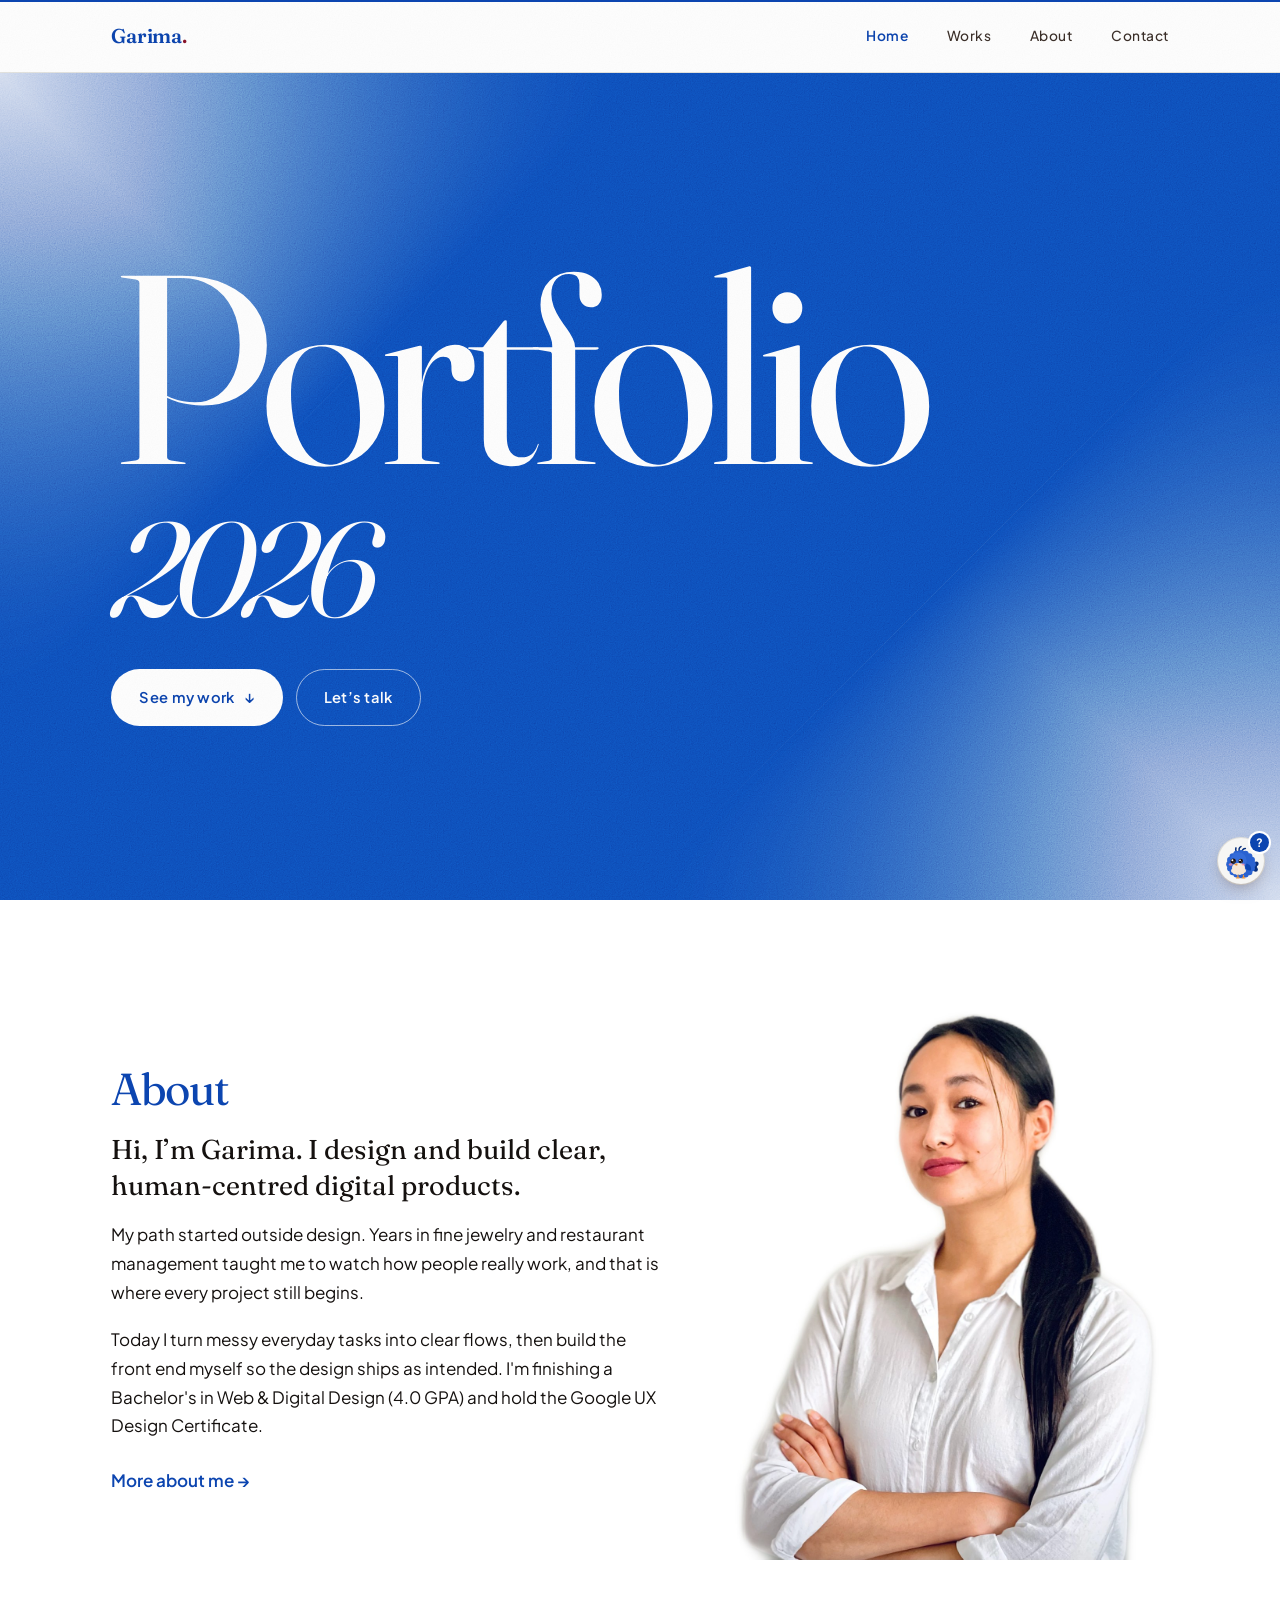
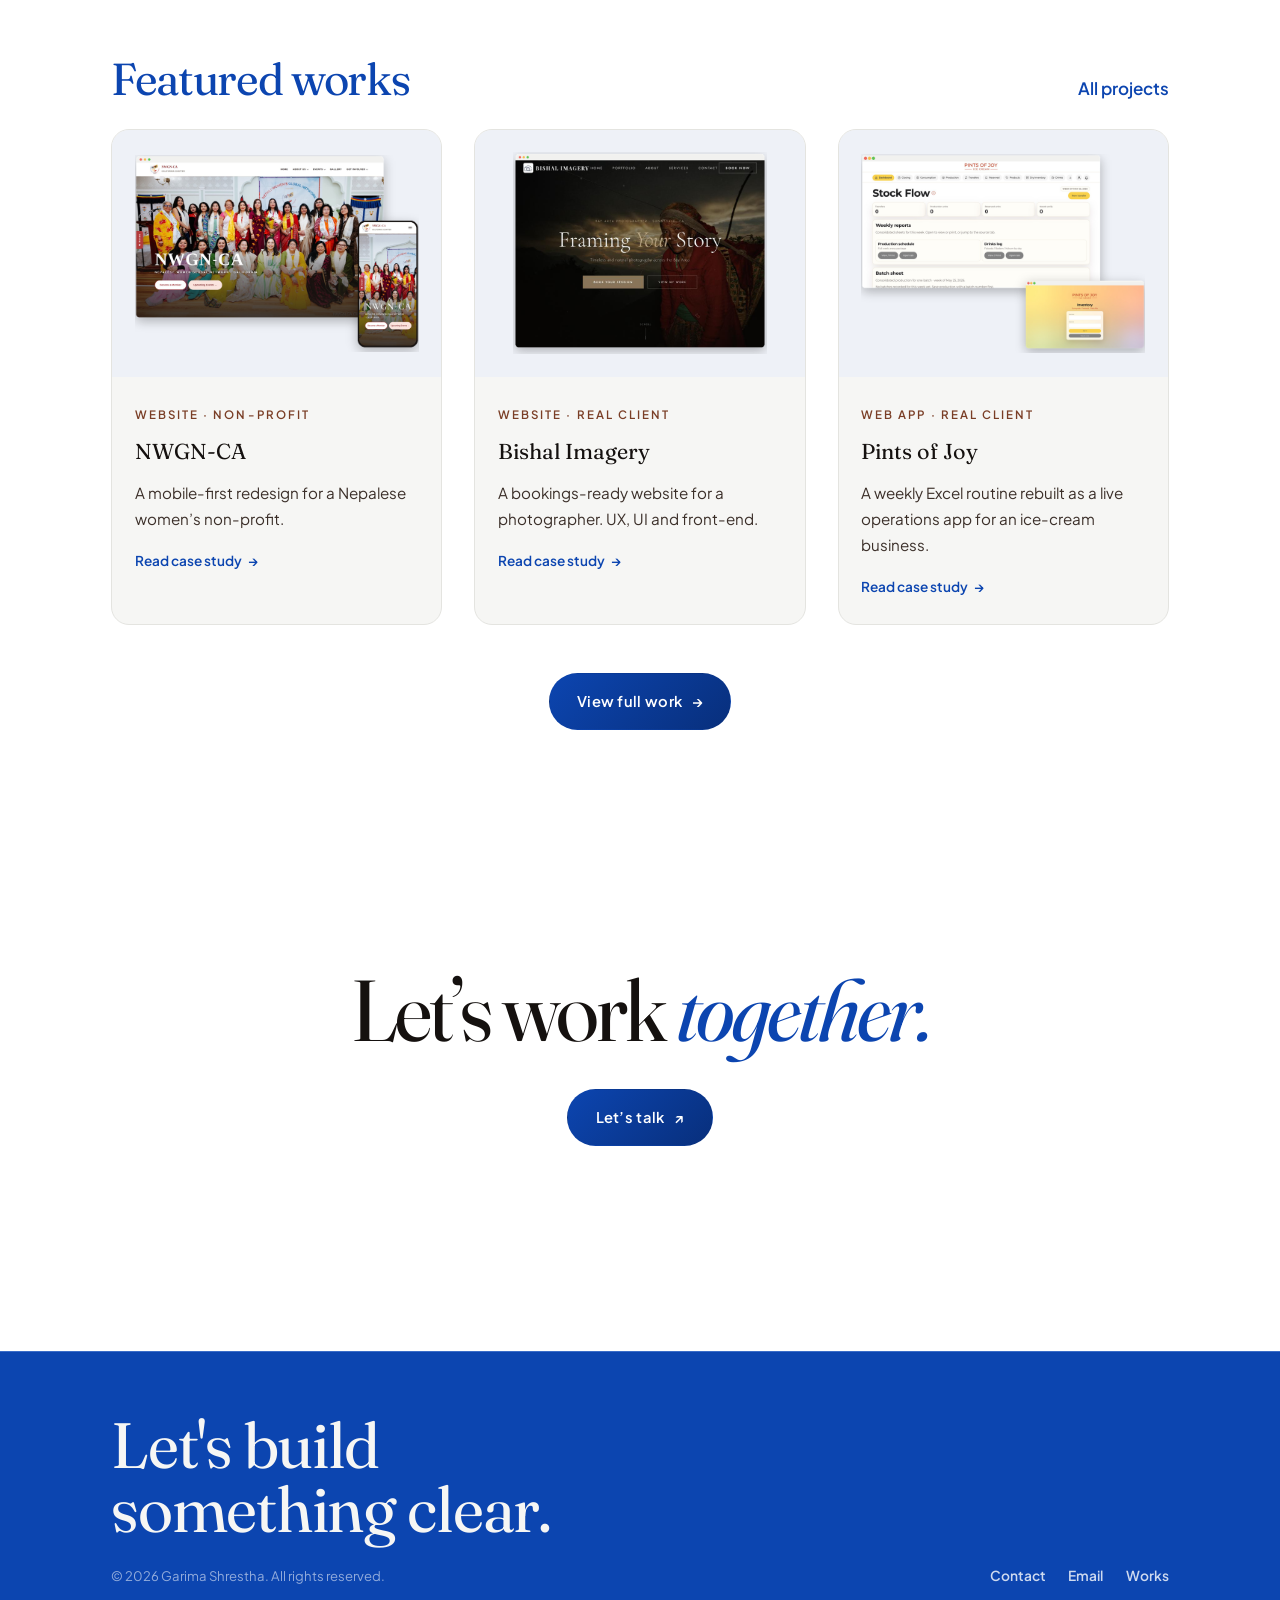
<file: index.html>
<!DOCTYPE html>
<html lang="en">
<head>
  <meta charset="UTF-8" />
  <meta name="viewport" content="width=device-width, initial-scale=1.0" />
  <title>Garima Shrestha — UX Design Portfolio</title>
  <meta name="description" content="UX designer. Case studies covering research, flows, prototypes, usability testing and shipped front-end, plus art and photography." />
  <meta name="theme-color" content="#0C45B0" />
  <meta property="og:type" content="website" />
  <meta property="og:site_name" content="Garima Shrestha" />
  <meta property="og:title" content="Garima Shrestha — UX &amp; Digital Designer" />
  <meta property="og:description" content="UX designer. Case studies covering research, flows, prototypes, usability testing and shipped front-end, plus art and photography." />
  <meta name="twitter:card" content="summary" />
  <link rel="preconnect" href="https://fonts.googleapis.com" />
  <link rel="preconnect" href="https://fonts.gstatic.com" crossorigin />
  <link href="https://fonts.googleapis.com/css2?family=Fraunces:ital,opsz,wght@0,9..144,400;0,9..144,500;0,9..144,600;1,9..144,400;1,9..144,500&family=Plus+Jakarta+Sans:wght@400;500;600;700&display=swap" rel="stylesheet" />
  <link rel="stylesheet" href="styles.css?v=3" />
  <link rel="stylesheet" href="home.css?v=8" />
  <link rel="icon" type="image/png" sizes="64x64" href="assets/favicon-64.png" media="(prefers-color-scheme: light)" />
  <link rel="icon" type="image/png" sizes="64x64" href="assets/favicon-64-white.png" media="(prefers-color-scheme: dark)" />
  <link rel="apple-touch-icon" href="assets/apple-touch-icon.png" />
</head>
<body class="home">
  <a class="skip-link" href="#main">Skip to content</a>
  <header class="site-head">
    <div class="wrap nav">
      <a href="index.html" class="brand">Garima<span class="dot">.</span></a>
      <button class="nav-toggle" aria-label="Menu" aria-expanded="false">≡</button>
      <nav class="nav-links" aria-label="Primary">
        <a href="index.html" aria-current="page">Home</a>
        <a href="work.html">Works</a>
        <a href="about.html">About</a>
        <a href="contact.html">Contact</a>
      </nav>
    </div>
  </header>

  <main id="main">
    <!-- HERO -->
    <section class="home-hero">
      <span class="home-hero__diamond" aria-hidden="true"></span>
      <span class="home-hero__diamond home-hero__diamond--br" aria-hidden="true"></span>
      <div class="wrap">
      <h1 class="display reveal" data-delay="1" style="margin-top:1.2rem;">Portfolio <em>2026</em></h1>
      <div class="home-hero__cta reveal" data-delay="2">
        <a href="#work" class="btn btn--light">See my work <span class="arrow">↓</span></a>
        <a href="contact.html" class="btn btn--glass">Let’s talk</a>
      </div>
      </div>
    </section>

    <!-- ABOUT -->
    <section class="wrap home-about" id="about">
      <div class="about-grid">
        <div class="cs-body reveal">
          <h2>About</h2>
          <p class="home-about__lead">Hi, I’m Garima. I design and build clear, human-centred digital products.</p>
          <p>My path started outside design. Years in fine jewelry and restaurant management taught me to watch how people really work, and that is where every project still begins.</p>
          <p>Today I turn messy everyday tasks into clear flows, then build the front end myself so the design ships as intended. I'm finishing a Bachelor's in Web &amp; Digital Design (4.0 GPA) and hold the Google UX Design Certificate.</p>
          <a href="about.html" class="link-underline home-about__more">More about me →</a>
        </div>
        <div class="reveal" data-delay="1">
          <img class="portrait home-about__img" src="assets/garima.jpg" width="1100" height="1429" alt="Portrait of Garima Shrestha in a white shirt with arms crossed, smiling." loading="lazy" />
        </div>
      </div>
    </section>

    <!-- WORK -->
    <section class="wrap home-work" id="work">
      <div class="home-work__head reveal"><h2>Featured works</h2><a href="work.html" class="link-underline">All projects</a></div>
      <div class="tiles">
        <a href="nwgnca.html" data-tags="ux web" class="tile reveal">
          <div class="tile__img"><img src="assets/home-nwgnca.png?v=3" alt="NWGN-CA website on desktop and phone" loading="lazy" /></div>
          <div class="tile__body">
            <span class="tile__kicker">Website · Non-profit</span>
            <div class="tile__title">NWGN-CA</div>
            <p class="tile__desc">A mobile-first redesign for a Nepalese women’s non-profit.</p>
            <span class="tile__more">Read case study <span class="arrow">→</span></span>
          </div>
        </a>
        <a href="bishal.html" data-tags="ux web" class="tile reveal">
          <div class="tile__img"><img src="assets/home-bishal.png?v=2" alt="Bishal Imagery homepage in a browser" loading="lazy" /></div>
          <div class="tile__body">
            <span class="tile__kicker">Website · Real client</span>
            <div class="tile__title">Bishal Imagery</div>
            <p class="tile__desc">A bookings-ready website for a photographer. UX, UI and front-end.</p>
            <span class="tile__more">Read case study <span class="arrow">→</span></span>
          </div>
        </a>
        <a href="pints-of-joy.html" data-tags="ux web" class="tile reveal">
          <div class="tile__img"><img src="assets/home-pints.png?v=1" alt="Pints of Joy stock dashboard and sign-in screen" loading="lazy" /></div>
          <div class="tile__body">
            <span class="tile__kicker">Web app · Real client</span>
            <div class="tile__title">Pints of Joy</div>
            <p class="tile__desc">A weekly Excel routine rebuilt as a live operations app for an ice-cream business.</p>
            <span class="tile__more">Read case study <span class="arrow">→</span></span>
          </div>
        </a>
      </div>
      <div class="home-work__foot reveal">
        <a href="work.html" class="btn">View full work <span class="arrow">→</span></a>
      </div>
    </section>



    <!-- CLOSING -->
    <section class="home-cta wrap">
      <h2 class="reveal" data-delay="1" style="margin-top:1.2rem;">Let’s work <em>together.</em></h2>
      <a href="contact.html" class="btn reveal" data-delay="2">Let’s talk <span class="arrow">↗</span></a>
    </section>
  </main>


  <footer class="site-foot">
    <div class="wrap foot-grid">
      <div>
        <div class="foot-big">Let's build<br />something clear.</div>
        <div class="foot-meta" style="margin-top:1.5rem;">© 2026 Garima Shrestha. All rights reserved.</div>
      </div>
      <div class="foot-links">
        <a href="contact.html" class="link-underline">Contact</a>
        <a href="mailto:gaaarima11@gmail.com" class="link-underline">Email</a>
        <a href="work.html" class="link-underline">Works</a>
      </div>
    </div>
  </footer>

  <script src="main.js?v=3"></script>
  <script src="assistant.js?v=3" defer></script>
</body>
</html>
</file>
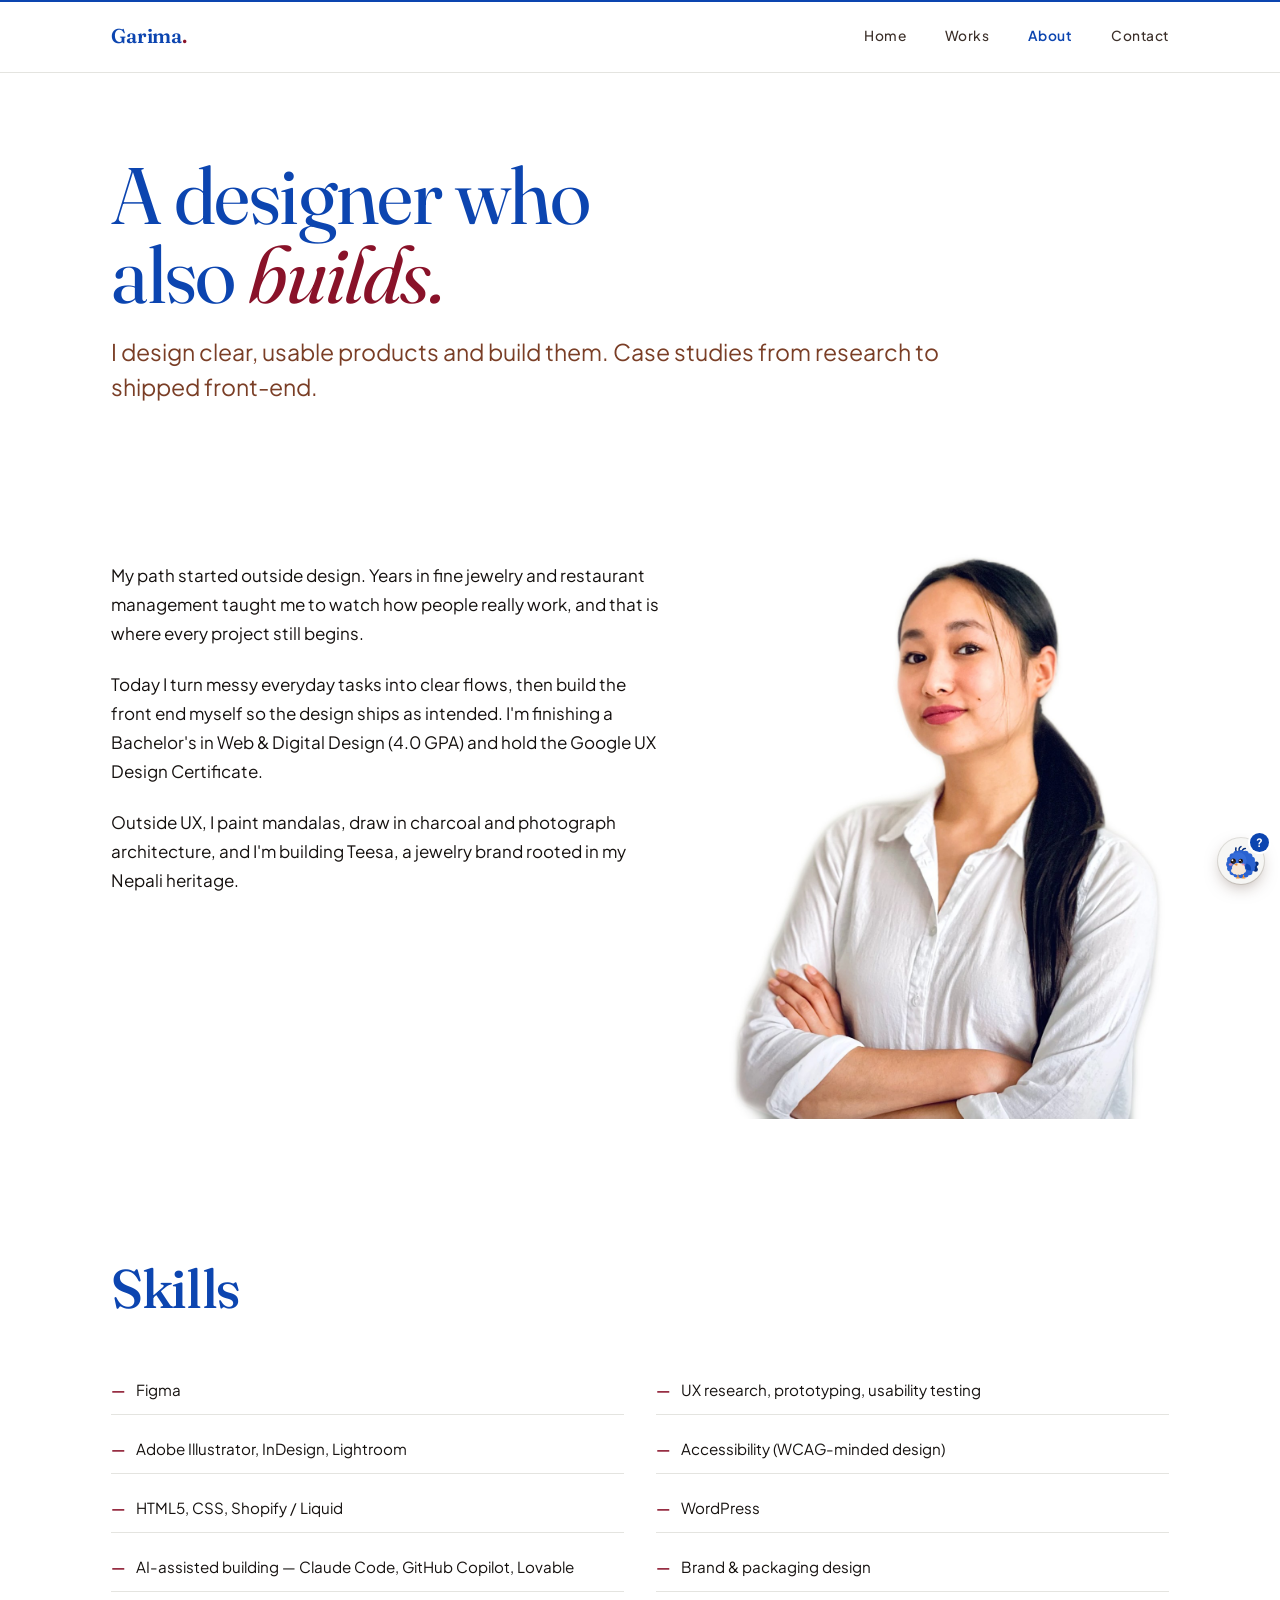
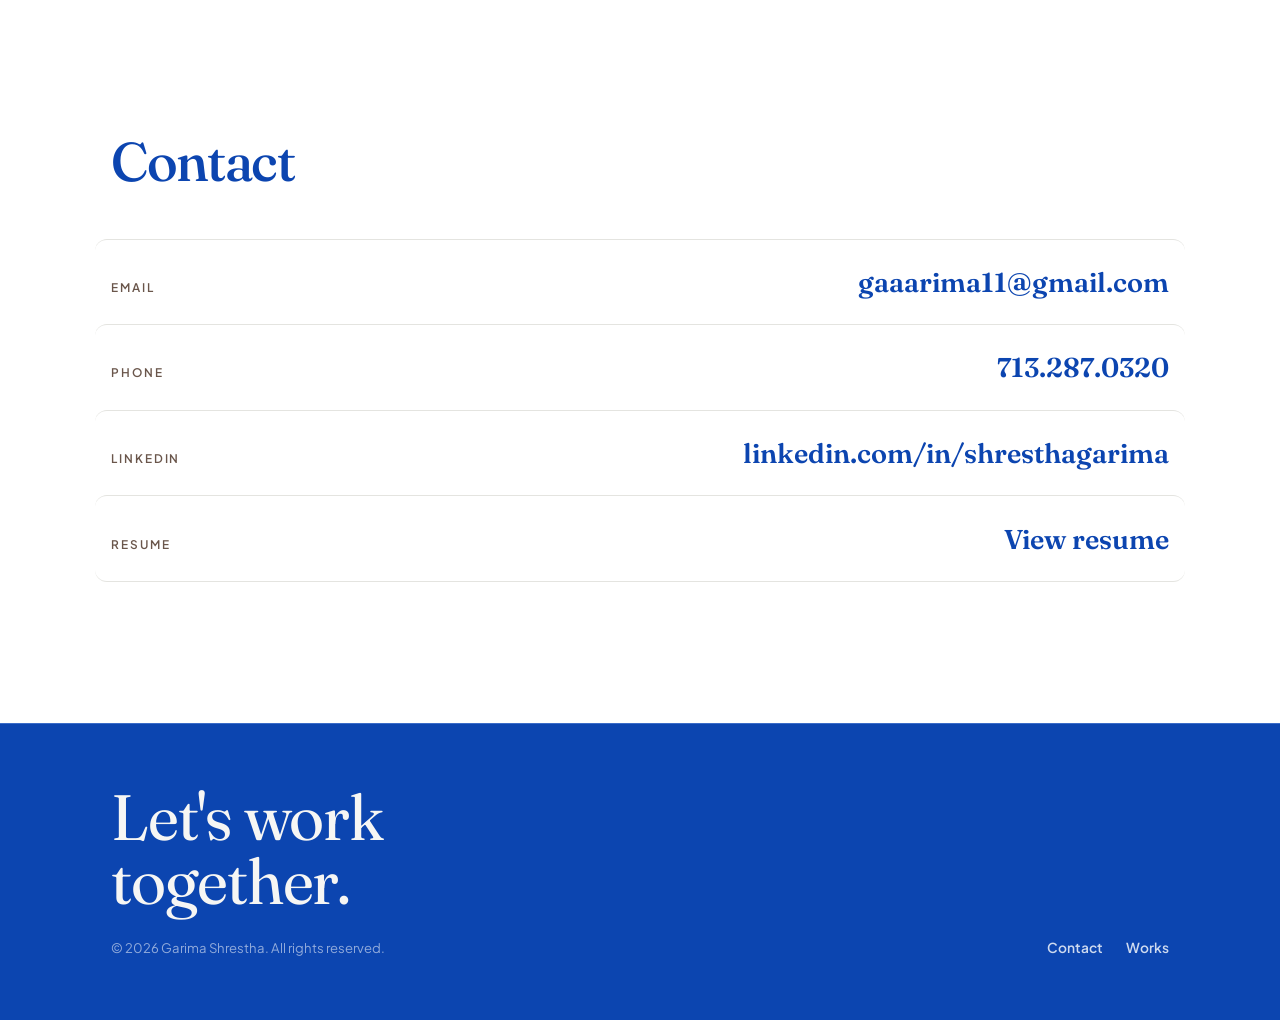
<file: about.html>
<!DOCTYPE html>
<html lang="en">
<head>
  <meta charset="UTF-8" />
  <meta name="viewport" content="width=device-width, initial-scale=1.0" />
  <title>About — Garima Shrestha</title>
  <meta name="description" content="UX & digital designer blending empathy with the right technology — from research and flows to prototypes, testing and shipped front-end." />
  <meta name="theme-color" content="#0C45B0" />
  <meta property="og:type" content="website" />
  <meta property="og:site_name" content="Garima Shrestha" />
  <meta property="og:title" content="About — Garima Shrestha" />
  <meta property="og:description" content="UX & digital designer blending empathy with the right technology — from research and flows to prototypes, testing and shipped front-end." />
  <meta name="twitter:card" content="summary" />
  <link rel="preconnect" href="https://fonts.googleapis.com" />
  <link rel="preconnect" href="https://fonts.gstatic.com" crossorigin />
  <link href="https://fonts.googleapis.com/css2?family=Fraunces:ital,opsz,wght@0,9..144,400;0,9..144,500;0,9..144,600;1,9..144,400;1,9..144,500&family=Plus+Jakarta+Sans:wght@400;500;600;700&display=swap" rel="stylesheet" />
  <link rel="stylesheet" href="styles.css?v=3" />
  <link rel="icon" type="image/png" sizes="64x64" href="assets/favicon-64.png" media="(prefers-color-scheme: light)" />
  <link rel="icon" type="image/png" sizes="64x64" href="assets/favicon-64-white.png" media="(prefers-color-scheme: dark)" />
  <link rel="apple-touch-icon" href="assets/apple-touch-icon.png" />
</head>
<body>
  <a class="skip-link" href="#main">Skip to content</a>
  <header class="site-head">
    <div class="wrap nav">
      <a href="index.html" class="brand">Garima<span class="dot">.</span></a>
      <button class="nav-toggle" aria-label="Menu" aria-expanded="false">≡</button>
      <nav class="nav-links" aria-label="Primary">
        <a href="index.html">Home</a>
        <a href="work.html">Works</a>
        <a href="about.html" aria-current="page">About</a>
        <a href="contact.html">Contact</a>
      </nav>
    </div>
  </header>

  <main id="main">
    <section class="hero wrap cs-hero">
      <h1 class="cs-title reveal" data-delay="1" style="margin-top:1.2rem;">A designer who<br />also <span class="serif-it accent">builds.</span></h1>
      <p class="lead reveal" data-delay="2" style="margin-top:1.4rem;">I design clear, usable products and build them. Case studies from research to shipped front-end.</p>
    </section>

    <section class="section--tight wrap">
      <div class="about-grid">
        <div class="cs-body">
          <p class="reveal">My path started outside design. Years in fine jewelry and restaurant management taught me to watch how people really work, and that is where every project still begins.</p>
          <p class="reveal" style="margin-top:1.4rem;">Today I turn messy everyday tasks into clear flows, then build the front end myself so the design ships as intended. I'm finishing a Bachelor's in Web &amp; Digital Design (4.0 GPA) and hold the Google UX Design Certificate.</p>
          <p class="reveal" style="margin-top:1.4rem;">Outside UX, I paint mandalas, draw in charcoal and photograph architecture, and I'm building Teesa, a jewelry brand rooted in my Nepali heritage.</p>
        </div>
        <div class="reveal" data-delay="1">
          <img class="portrait" src="assets/garima.jpg" width="1100" height="1429" alt="Portrait of Garima Shrestha in a white shirt with arms crossed, smiling." />
        </div>
      </div>
    </section>

    <section class="section--tight wrap">
      <div class="sec-head reveal">
        <h2>Skills</h2>
      </div>
      <ul class="skills-grid reveal">
        <li>Figma</li>
        <li>UX research, prototyping, usability testing</li>
        <li>Adobe Illustrator, InDesign, Lightroom</li>
        <li>Accessibility (WCAG-minded design)</li>
        <li>HTML5, CSS, Shopify / Liquid</li>
        <li>WordPress</li>
        <li>AI-assisted building — Claude Code, GitHub Copilot, Lovable</li>
        <li>Brand &amp; packaging design</li>
      </ul>
    </section>

    <section class="section--tight wrap">
      <div class="sec-head reveal">
        <h2>Contact</h2>
      </div>
      <ul class="contact-list reveal">
        <li><span class="k">Email</span><a class="v link-underline" href="mailto:gaaarima11@gmail.com">gaaarima11@gmail.com</a></li>
        <li><span class="k">Phone</span><a class="v link-underline" href="tel:+17132870320">713.287.0320</a></li>
        <li><span class="k">LinkedIn</span><a class="v link-underline" href="https://www.linkedin.com/in/shresthagarima" target="_blank" rel="noopener">linkedin.com/in/shresthagarima</a></li>
        <li><span class="k">Resume</span><a class="v link-underline" href="assets/Garima-Shrestha-Resume.pdf" target="_blank" rel="noopener">View resume</a></li>
      </ul>
    </section>
  </main>

  <footer class="site-foot">
    <div class="wrap foot-grid">
      <div>
        <div class="foot-big">Let's work<br />together.</div>
        <div class="foot-meta" style="margin-top:1.5rem;">© 2026 Garima Shrestha. All rights reserved.</div>
      </div>
      <div class="foot-links">
        <a href="contact.html" class="link-underline">Contact</a>
        <a href="work.html" class="link-underline">Works</a>
      </div>
    </div>
  </footer>

  <script src="main.js?v=3"></script>
  <script src="assistant.js?v=3" defer></script>
</body>
</html>
</file>
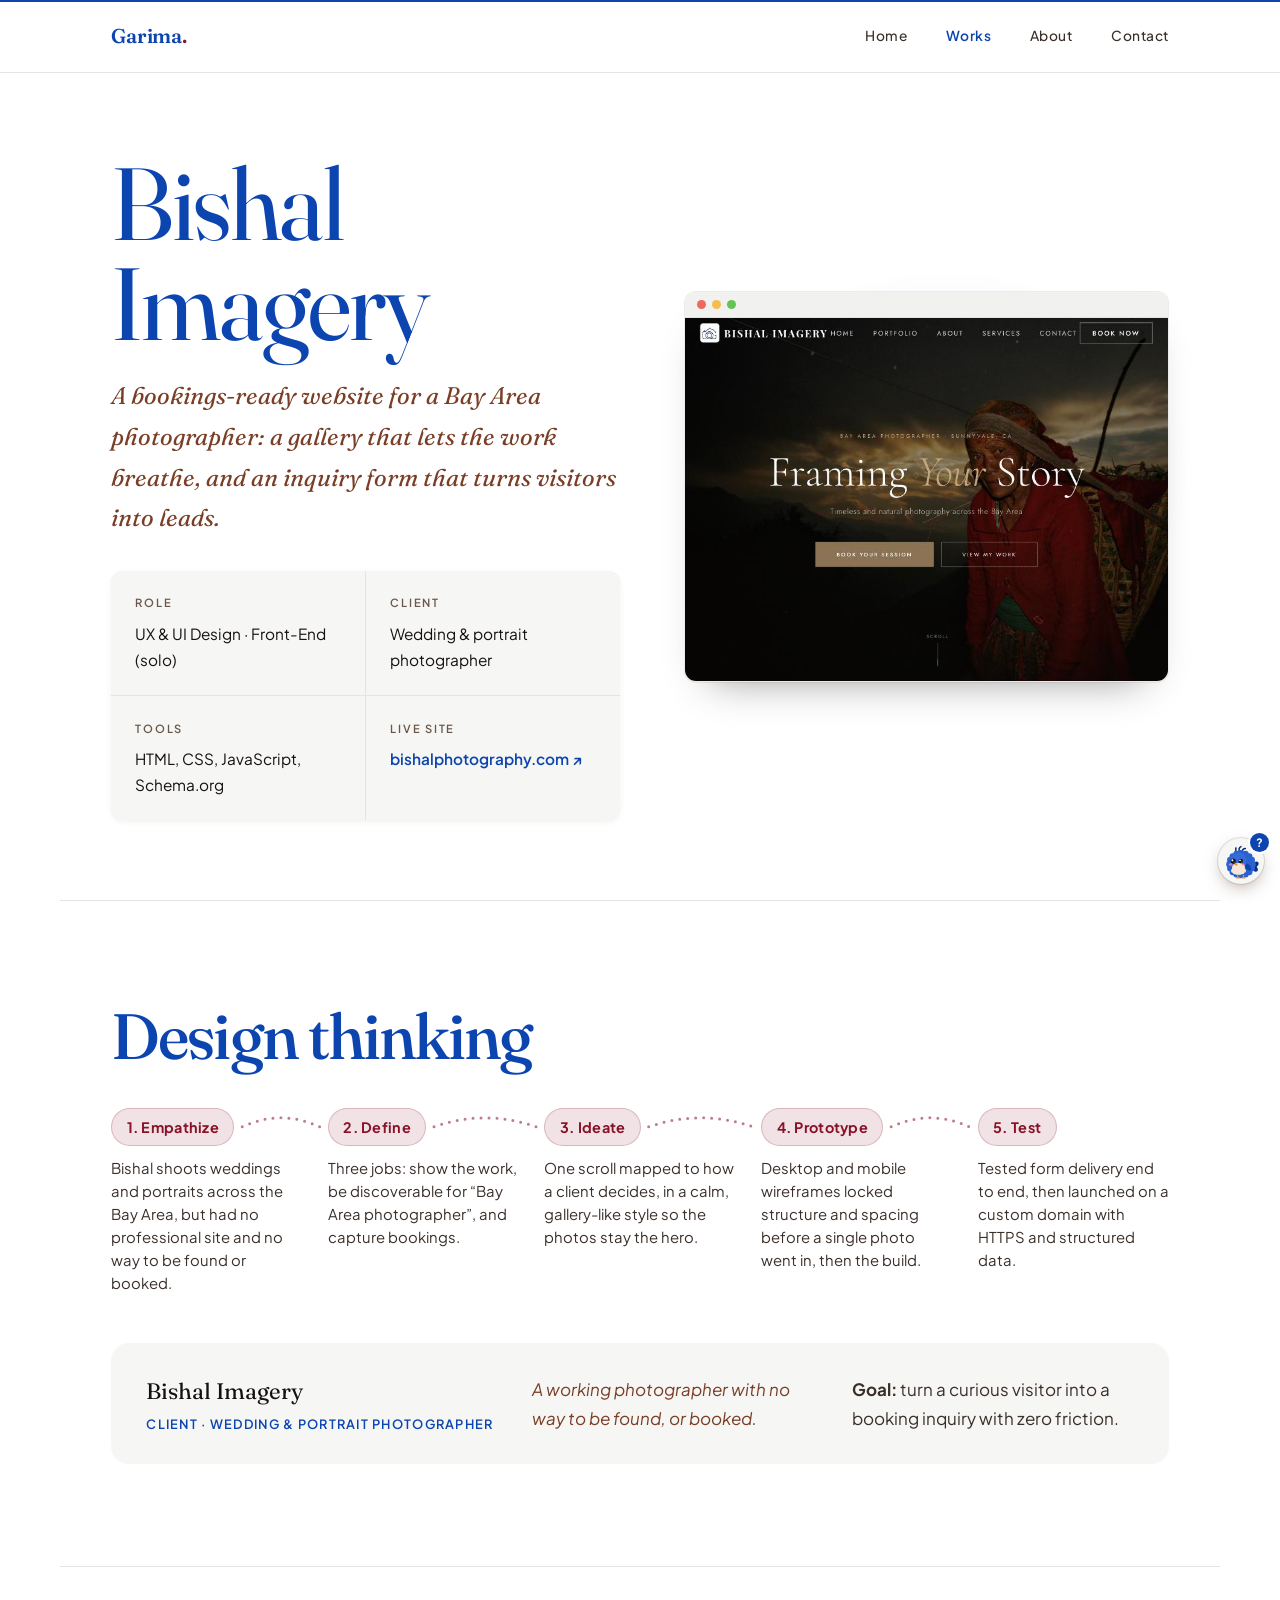
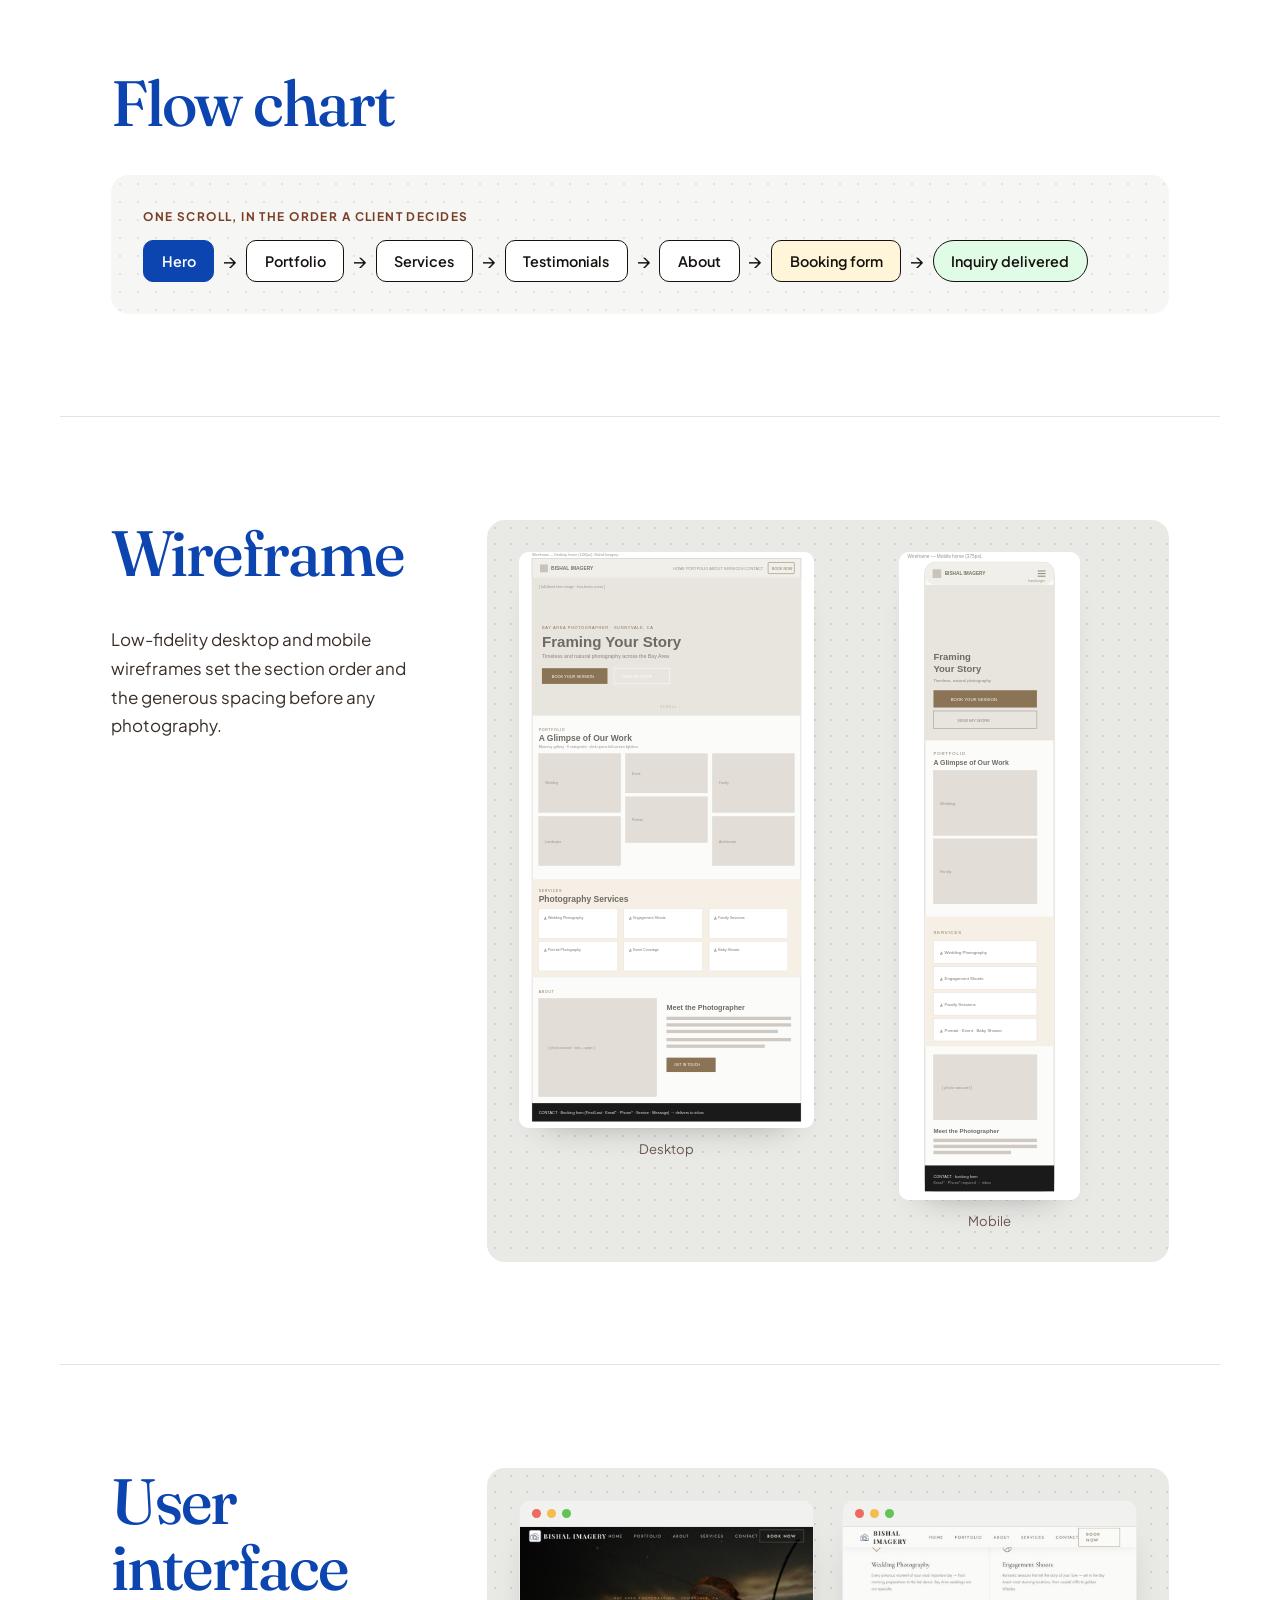
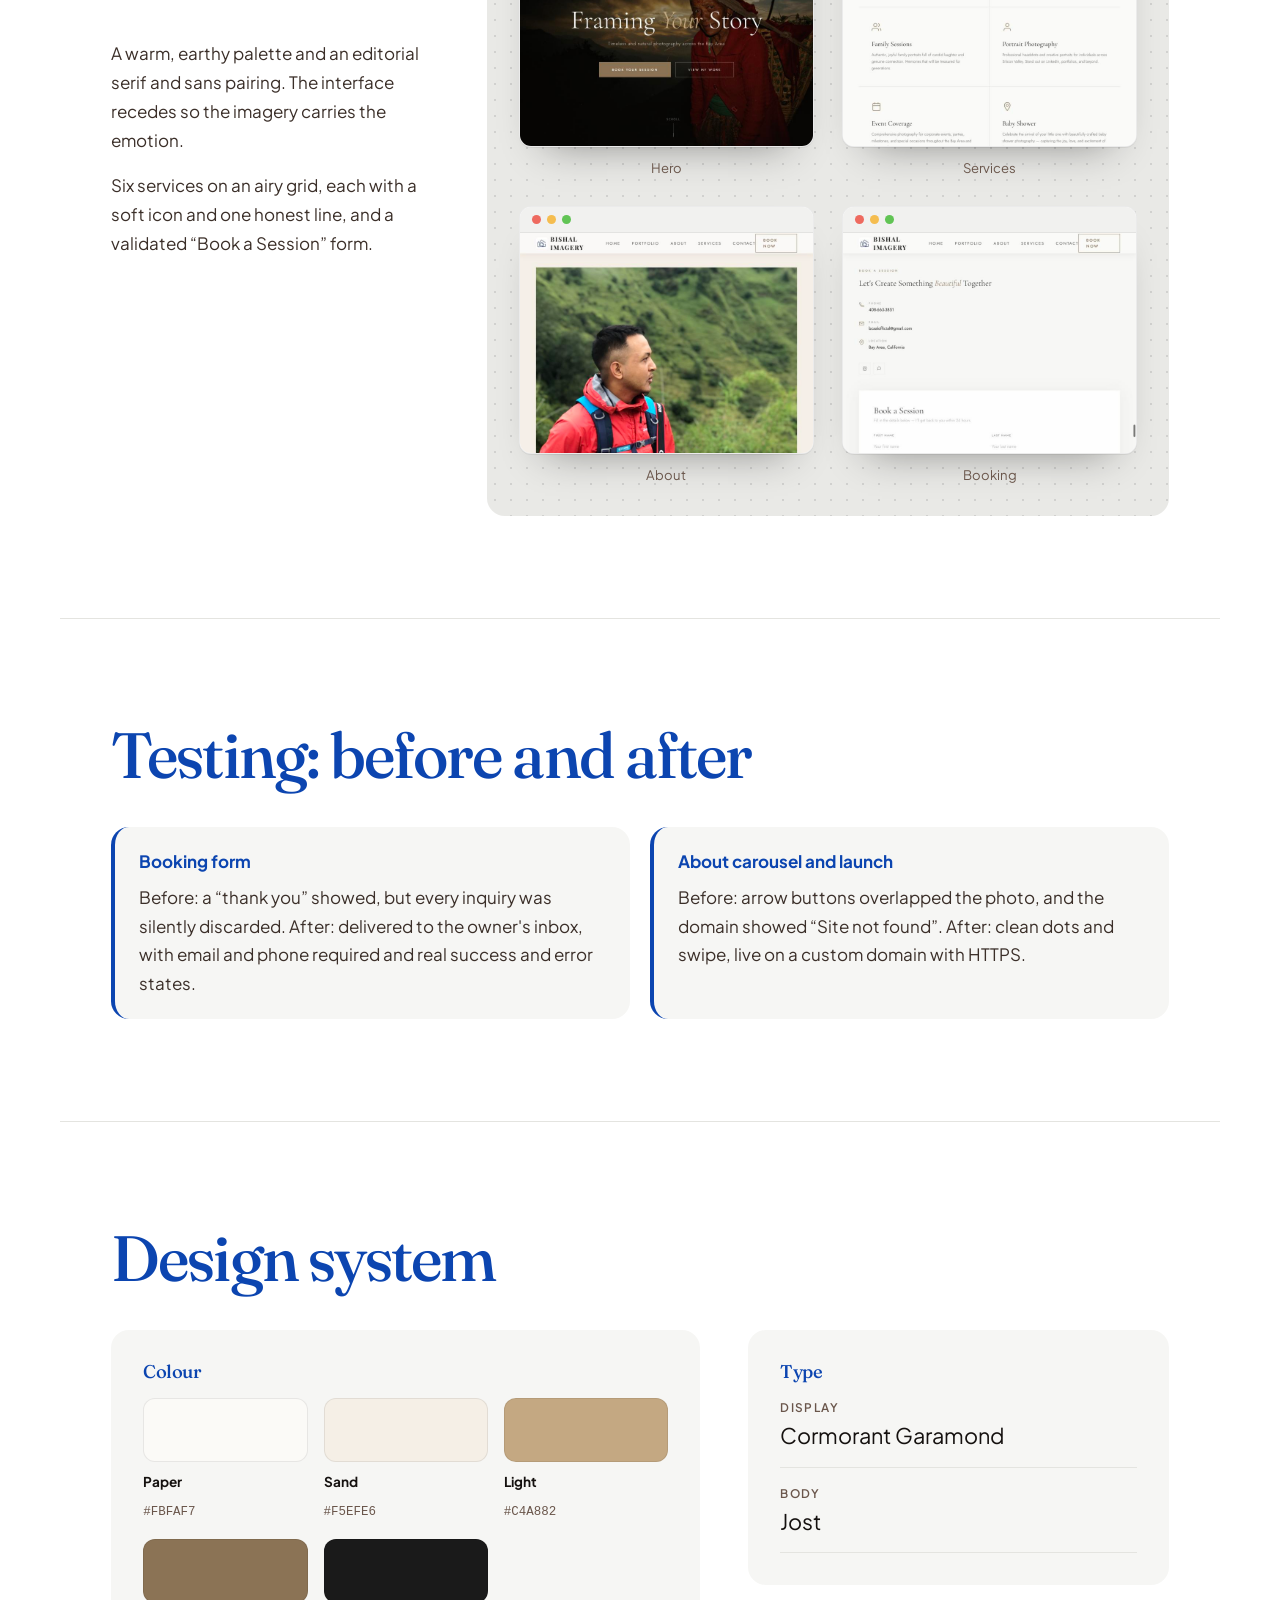
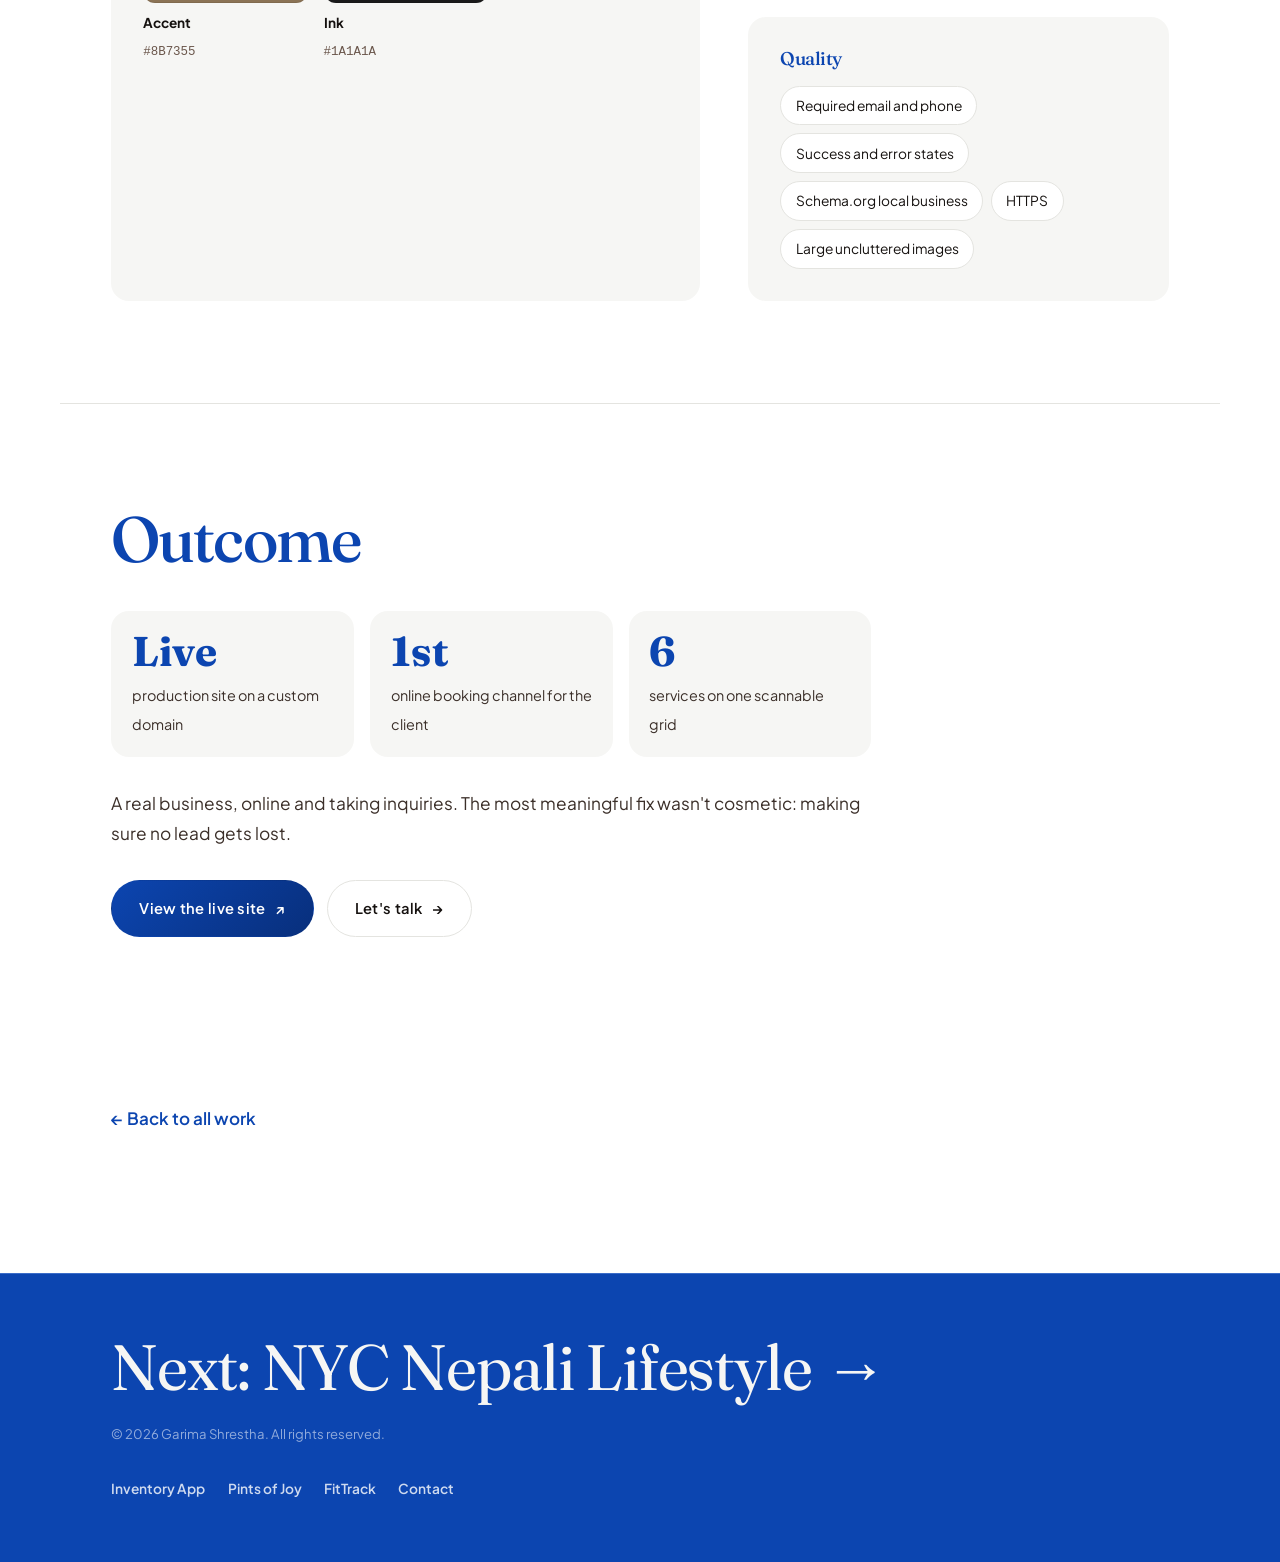
<file: bishal.html>
<!DOCTYPE html>
<html lang="en">
<head>
  <meta charset="UTF-8" />
  <meta name="viewport" content="width=device-width, initial-scale=1.0" />
  <title>Bishal Imagery — Photographer Website · Garima Shrestha</title>
  <meta name="description" content="Case study: designing and building a bookings-ready website for a Bay Area photographer — brand-led design, a gallery that lets the work breathe, and an inquiry form that turns visitors into leads." />
  <meta name="theme-color" content="#0C45B0" />
  <meta property="og:type" content="website" />
  <meta property="og:site_name" content="Garima Shrestha" />
  <meta property="og:title" content="Bishal Imagery — Photographer Website · Garima Shrestha" />
  <meta property="og:description" content="Case study: designing and building a bookings-ready website for a Bay Area photographer — brand-led design, a gallery that lets the work breathe, and an inquiry form that turns visitors into leads." />
  <meta name="twitter:card" content="summary" />
  <link rel="preconnect" href="https://fonts.googleapis.com" />
  <link rel="preconnect" href="https://fonts.gstatic.com" crossorigin />
  <link href="https://fonts.googleapis.com/css2?family=Fraunces:ital,opsz,wght@0,9..144,400;0,9..144,500;0,9..144,600;1,9..144,400;1,9..144,500&family=Plus+Jakarta+Sans:wght@400;500;600;700&display=swap" rel="stylesheet" />
  <link rel="stylesheet" href="styles.css?v=3" />
  <link rel="stylesheet" href="case-behance.css?v=12" />
  <link rel="icon" type="image/png" sizes="64x64" href="assets/favicon-64.png" media="(prefers-color-scheme: light)" />
  <link rel="icon" type="image/png" sizes="64x64" href="assets/favicon-64-white.png" media="(prefers-color-scheme: dark)" />
  <link rel="apple-touch-icon" href="assets/apple-touch-icon.png" />
</head>
<body>
  <a class="skip-link" href="#main">Skip to content</a>
  <header class="site-head">
    <div class="wrap nav">
      <a href="index.html" class="brand">Garima<span class="dot">.</span></a>
      <button class="nav-toggle" aria-label="Menu" aria-expanded="false">≡</button>
      <nav class="nav-links" aria-label="Primary">
        <a href="index.html">Home</a>
        <a href="work.html" aria-current="page">Works</a>
        <a href="about.html">About</a>
        <a href="contact.html">Contact</a>
      </nav>
    </div>
  </header>

  <main id="main" class="bp">

    <!-- COVER -->
    <section class="bp-cover wrap">
      <div class="bp-cover__text">
        <h1 class="cs-title reveal">Bishal Imagery</h1>
        <p class="cs-tagline reveal" data-delay="1">A bookings-ready website for a Bay Area photographer: a gallery that lets the work breathe, and an inquiry form that turns visitors into leads.</p>
        <div class="snapshot reveal" data-delay="2"><div class="snapshot__cell"><div class="snapshot__k">Role</div><div class="snapshot__v">UX &amp; UI Design · Front-End (solo)</div></div><div class="snapshot__cell"><div class="snapshot__k">Client</div><div class="snapshot__v">Wedding &amp; portrait photographer</div></div><div class="snapshot__cell"><div class="snapshot__k">Tools</div><div class="snapshot__v">HTML, CSS, JavaScript, Schema.org</div></div><div class="snapshot__cell"><div class="snapshot__k">Live site</div><div class="snapshot__v"><a href="https://bishalphotography.com" class="link-underline" target="_blank" rel="noopener">bishalphotography.com ↗</a></div></div></div>
      </div>
      <div class="bp-cover__screens bp-cover__screens--solo reveal" data-delay="1"><figure class="bp-fig"><div class="bp-browser"><div class="bp-browser__bar" aria-hidden="true"><i></i><i></i><i></i></div><img src="assets/bishal-hero-desktop.jpg?v=3" alt="The live Bishal Imagery homepage hero: Framing Your Story over a dark photograph" loading="lazy" /></div></figure></div>
    </section>

    <!-- DESIGN THINKING -->
    <section class="bp-sec wrap">
      <h2 class="bp-h reveal">Design thinking</h2>
      <ol class="bp-steps reveal"><li><span class="bp-steps__n">1</span><b>Empathize</b><p>Bishal shoots weddings and portraits across the Bay Area, but had no professional site and no way to be found or booked.</p></li><li><span class="bp-steps__n">2</span><b>Define</b><p>Three jobs: show the work, be discoverable for “Bay Area photographer”, and capture bookings.</p></li><li><span class="bp-steps__n">3</span><b>Ideate</b><p>One scroll mapped to how a client decides, in a calm, gallery-like style so the photos stay the hero.</p></li><li><span class="bp-steps__n">4</span><b>Prototype</b><p>Desktop and mobile wireframes locked structure and spacing before a single photo went in, then the build.</p></li><li><span class="bp-steps__n">5</span><b>Test</b><p>Tested form delivery end to end, then launched on a custom domain with HTTPS and structured data.</p></li></ol>
      <div class="bp-persona reveal">
        <div><div class="persona__name">Bishal Imagery</div><div class="persona__role">Client · wedding &amp; portrait photographer</div></div>
        <p>A working photographer with no way to be found, or booked.</p>
        <p class="bp-persona__goal"><b>Goal:</b> turn a curious visitor into a booking inquiry with zero friction.</p>
      </div>
    </section>

    <!-- FLOW -->
    <section class="bp-sec wrap">
      <h2 class="bp-h reveal">Flow chart</h2>
      <div class="bp-flow reveal" role="img" aria-label="Flow: hero, portfolio, services, testimonials, about, booking form, inquiry delivered to the owner."><div class="bp-flow__row"><span class="bp-flow__label">One scroll, in the order a client decides</span><ol class="bp-path"><li><span class="bp-node bp-node--b">Hero</span></li><li><span class="bp-node ">Portfolio</span></li><li><span class="bp-node ">Services</span></li><li><span class="bp-node ">Testimonials</span></li><li><span class="bp-node ">About</span></li><li><span class="bp-node bp-node--y">Booking form</span></li><li><span class="bp-node bp-node--g bp-node--pill">Inquiry delivered</span></li></ol></div></div>
    </section>

    <!-- WIREFRAME -->
    <section class="bp-sec wrap">
      <div class="bp-split">
        <div class="bp-split__text reveal">
          <h2 class="bp-h">Wireframe</h2>
          <p>Low-fidelity desktop and mobile wireframes set the section order and the generous spacing before any photography.</p>
        </div>
        <div class="bp-canvas reveal" data-delay="1"><div class="bp-grid bp-grid--web"><figure class="bp-fig"><img class="bp-sheet" src="assets/bishal-wireframe-desktop.svg" alt="Desktop wireframe of the one-page site" loading="lazy" /><figcaption>Desktop</figcaption></figure><figure class="bp-fig"><img class="bp-sheet" src="assets/bishal-wireframe-mobile.svg" alt="Mobile wireframe of the one-page site" loading="lazy" /><figcaption>Mobile</figcaption></figure></div></div>
      </div>
    </section>

    <!-- USER INTERFACE -->
    <section class="bp-sec wrap">
      <div class="bp-split">
        <div class="bp-split__text reveal">
          <h2 class="bp-h">User interface</h2>
          <p>A warm, earthy palette and an editorial serif and sans pairing. The interface recedes so the imagery carries the emotion.</p><p>Six services on an airy grid, each with a soft icon and one honest line, and a validated “Book a Session” form.</p>
        </div>
        <div class="bp-canvas reveal" data-delay="1"><div class="bp-grid bp-grid--web"><figure class="bp-fig"><div class="bp-browser"><div class="bp-browser__bar" aria-hidden="true"><i></i><i></i><i></i></div><img src="assets/bishal-hero-desktop.jpg?v=3" alt="Homepage hero" loading="lazy" /></div><figcaption>Hero</figcaption></figure><figure class="bp-fig"><div class="bp-browser"><div class="bp-browser__bar" aria-hidden="true"><i></i><i></i><i></i></div><img src="assets/bishal-services.jpg?v=3" alt="Six services on a calm grid" loading="lazy" /></div><figcaption>Services</figcaption></figure><figure class="bp-fig"><div class="bp-browser"><div class="bp-browser__bar" aria-hidden="true"><i></i><i></i><i></i></div><img src="assets/bishal-about.jpg?v=3" alt="About section with a portrait of Bishal" loading="lazy" /></div><figcaption>About</figcaption></figure><figure class="bp-fig"><div class="bp-browser"><div class="bp-browser__bar" aria-hidden="true"><i></i><i></i><i></i></div><img src="assets/bishal-contact-form.jpg?v=3" alt="Booking section with contact details and form" loading="lazy" /></div><figcaption>Booking</figcaption></figure></div></div>
      </div>
    </section>

    <!-- TESTING -->
    <section class="bp-sec wrap">
      <h2 class="bp-h reveal">Testing: before and after</h2>
      <div class="bp-rounds reveal"><div class="bp-round"><b>Booking form</b><p>Before: a “thank you” showed, but every inquiry was silently discarded. After: delivered to the owner's inbox, with email and phone required and real success and error states.</p></div><div class="bp-round"><b>About carousel and launch</b><p>Before: arrow buttons overlapped the photo, and the domain showed “Site not found”. After: clean dots and swipe, live on a custom domain with HTTPS.</p></div></div>
      
    </section>

    <!-- DESIGN SYSTEM -->
    <section class="bp-sec wrap">
      <h2 class="bp-h reveal">Design system</h2>
      <div class="bp-ds reveal">
        <div class="bp-ds__stack"><div class="bp-ds__block"><h3>Colour</h3><ul class="bp-swatches"><li><i style="background:#FBFAF7"></i><b>Paper</b><span>#FBFAF7</span></li><li><i style="background:#F5EFE6"></i><b>Sand</b><span>#F5EFE6</span></li><li><i style="background:#C4A882"></i><b>Light</b><span>#C4A882</span></li><li><i style="background:#8B7355"></i><b>Accent</b><span>#8B7355</span></li><li><i style="background:#1A1A1A"></i><b>Ink</b><span>#1A1A1A</span></li></ul></div></div>
        <div class="bp-ds__stack"><div class="bp-ds__block"><h3>Type</h3><div class="bp-type"><div><b>Display</b><span>Cormorant Garamond</span></div><div><b>Body</b><span>Jost</span></div></div></div><div class="bp-ds__block"><h3>Quality</h3><ul class="bp-chips"><li>Required email and phone</li><li>Success and error states</li><li>Schema.org local business</li><li>HTTPS</li><li>Large uncluttered images</li></ul></div></div>
      </div>
    </section>

    <!-- OUTCOME -->
    <section class="bp-sec wrap">
      <div class="bp-outcome reveal">
        <h2 class="bp-h">Outcome</h2>
        <div class="bp-stats"><div class="bp-stat"><b>Live</b><span>production site on a custom domain</span></div><div class="bp-stat"><b>1st</b><span>online booking channel for the client</span></div><div class="bp-stat"><b>6</b><span>services on one scannable grid</span></div></div>
        <p>A real business, online and taking inquiries. The most meaningful fix wasn't cosmetic: making sure no lead gets lost.</p>
        <div class="bp-outcome__ctas"><a href="https://bishalphotography.com" class="btn" target="_blank" rel="noopener">View the live site <span class="arrow">↗</span></a><a href="contact.html" class="btn btn--ghost">Let's talk <span class="arrow">→</span></a></div>
      </div>
    </section>

    <section class="section--tight wrap reveal">
      <a href="work.html" class="link-underline">← Back to all work</a>
    </section>
  </main>

  <footer class="site-foot">
    <div class="wrap foot-grid">
      <div>
        <a class="foot-big foot-next" href="nyc-lifestyle.html">Next: NYC Nepali Lifestyle <span aria-hidden="true">→</span></a>
        <div class="foot-meta" style="margin-top:1.5rem;">© 2026 Garima Shrestha. All rights reserved.</div>
      </div>
      <div class="foot-links">
        <a href="inventory-app.html" class="link-underline">Inventory App</a>
        <a href="pints-of-joy.html" class="link-underline">Pints of Joy</a>
        <a href="fittrack.html" class="link-underline">FitTrack</a>
        <a href="contact.html" class="link-underline">Contact</a>
      </div>
    </div>
  </footer>

  <script src="main.js?v=3"></script>
  <script src="zoom.js" defer></script>
  <script src="assistant.js?v=3" defer></script>
</body>
</html>
</file>
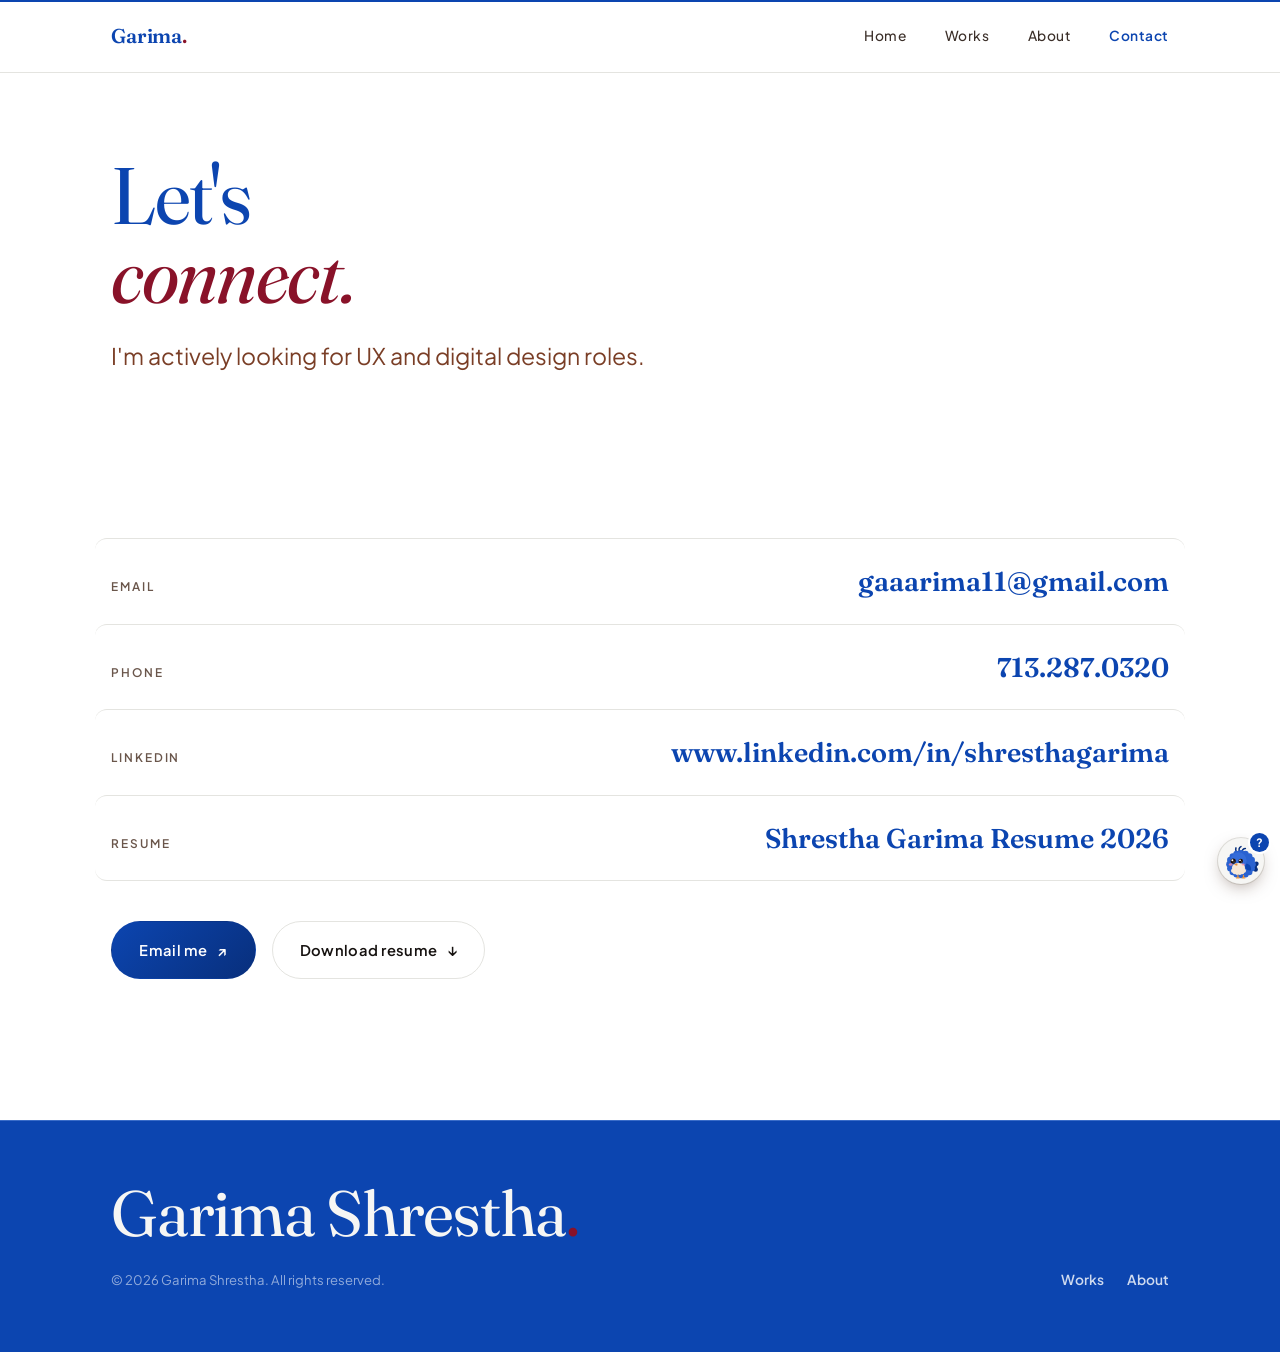
<file: contact.html>
<!DOCTYPE html>
<html lang="en">
<head>
  <meta charset="UTF-8" />
  <meta name="viewport" content="width=device-width, initial-scale=1.0" />
  <title>Contact — Garima Shrestha</title>
  <meta name="description" content="Actively looking for UX and digital design roles. Let's connect." />
  <meta name="theme-color" content="#0C45B0" />
  <meta property="og:type" content="website" />
  <meta property="og:site_name" content="Garima Shrestha" />
  <meta property="og:title" content="Contact — Garima Shrestha" />
  <meta property="og:description" content="Actively looking for UX and digital design roles. Let's connect." />
  <meta name="twitter:card" content="summary" />
  <link rel="preconnect" href="https://fonts.googleapis.com" />
  <link rel="preconnect" href="https://fonts.gstatic.com" crossorigin />
  <link href="https://fonts.googleapis.com/css2?family=Fraunces:ital,opsz,wght@0,9..144,400;0,9..144,500;0,9..144,600;1,9..144,400;1,9..144,500&family=Plus+Jakarta+Sans:wght@400;500;600;700&display=swap" rel="stylesheet" />
  <link rel="stylesheet" href="styles.css?v=3" />
  <link rel="icon" type="image/png" sizes="64x64" href="assets/favicon-64.png" media="(prefers-color-scheme: light)" />
  <link rel="icon" type="image/png" sizes="64x64" href="assets/favicon-64-white.png" media="(prefers-color-scheme: dark)" />
  <link rel="apple-touch-icon" href="assets/apple-touch-icon.png" />
</head>
<body>
  <a class="skip-link" href="#main">Skip to content</a>
  <header class="site-head">
    <div class="wrap nav">
      <a href="index.html" class="brand">Garima<span class="dot">.</span></a>
      <button class="nav-toggle" aria-label="Menu" aria-expanded="false">≡</button>
      <nav class="nav-links" aria-label="Primary">
        <a href="index.html">Home</a>
        <a href="work.html">Works</a>
        <a href="about.html">About</a>
        <a href="contact.html" aria-current="page">Contact</a>
      </nav>
    </div>
  </header>

  <main id="main">
    <section class="hero wrap cs-hero">
      <h1 class="cs-title reveal" data-delay="1" style="margin-top:1.2rem;">Let's<br /><span class="serif-it accent">connect.</span></h1>
      <p class="lead reveal" data-delay="2" style="margin-top:1.6rem;">I'm actively looking for UX and digital design roles.</p>
    </section>

    <section class="section--tight wrap">
      <ul class="contact-list reveal">
        <li><span class="k">Email</span><a class="v link-underline" href="mailto:gaaarima11@gmail.com">gaaarima11@gmail.com</a></li>
        <li><span class="k">Phone</span><a class="v link-underline" href="tel:+17132870320">713.287.0320</a></li>
        <li><span class="k">LinkedIn</span><a class="v link-underline" href="https://www.linkedin.com/in/shresthagarima" target="_blank" rel="noopener">www.linkedin.com/in/shresthagarima</a></li>
        <li><span class="k">Resume</span><a class="v link-underline" href="assets/Garima-Shrestha-Resume.pdf" target="_blank" rel="noopener">Shrestha Garima Resume 2026</a></li>
      </ul>
      <div style="margin-top:2.5rem;" class="reveal">
        <a href="mailto:gaaarima11@gmail.com" class="btn">Email me <span class="arrow">↗</span></a>
        <a href="assets/Garima-Shrestha-Resume.pdf" class="btn btn--ghost" download="Garima-Shrestha-Resume.pdf" style="margin-left:.8rem;">Download resume <span class="arrow">↓</span></a>
      </div>
    </section>
  </main>

  <footer class="site-foot">
    <div class="wrap foot-grid">
      <div>
        <div class="foot-big">Garima Shrestha<span class="accent">.</span></div>
        <div class="foot-meta" style="margin-top:1.5rem;">© 2026 Garima Shrestha. All rights reserved.</div>
      </div>
      <div class="foot-links">
        <a href="work.html" class="link-underline">Works</a>
        <a href="about.html" class="link-underline">About</a>
      </div>
    </div>
  </footer>

  <script src="main.js?v=3"></script>
  <script src="assistant.js?v=3" defer></script>
</body>
</html>
</file>
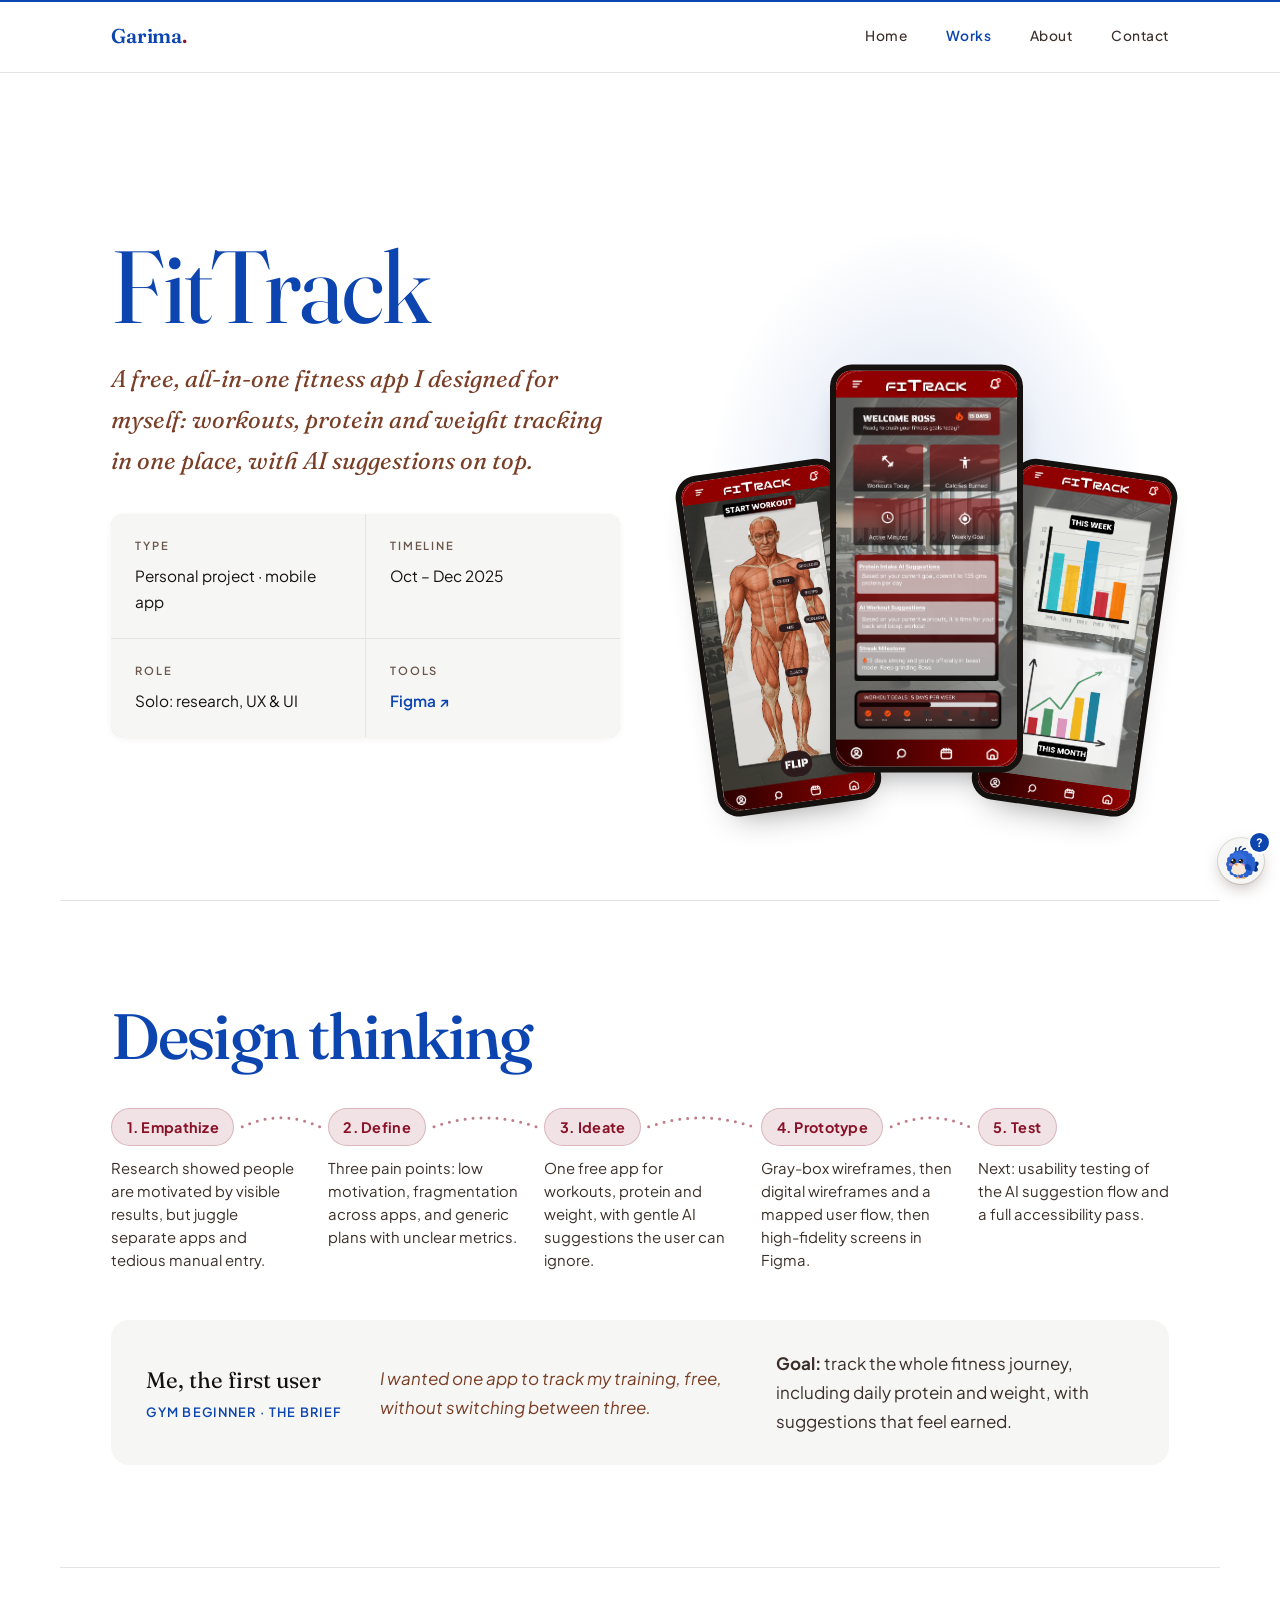
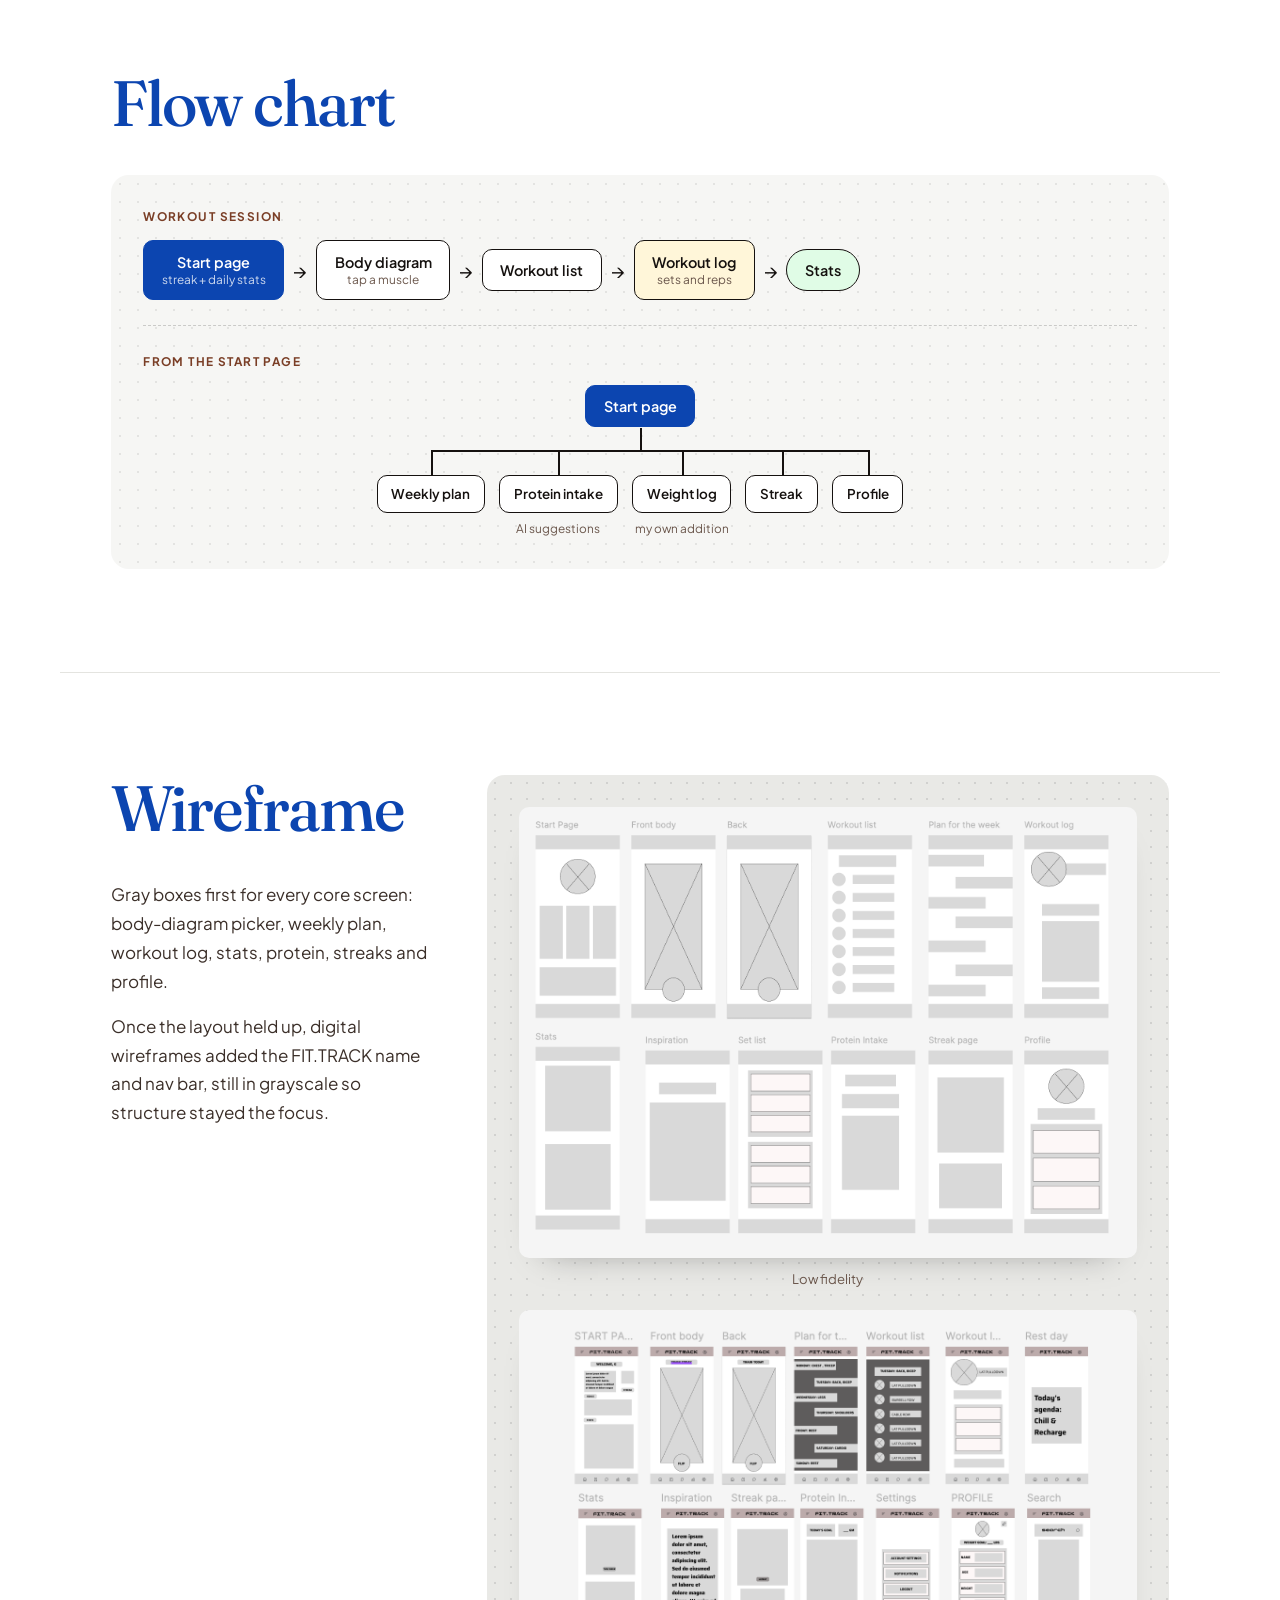
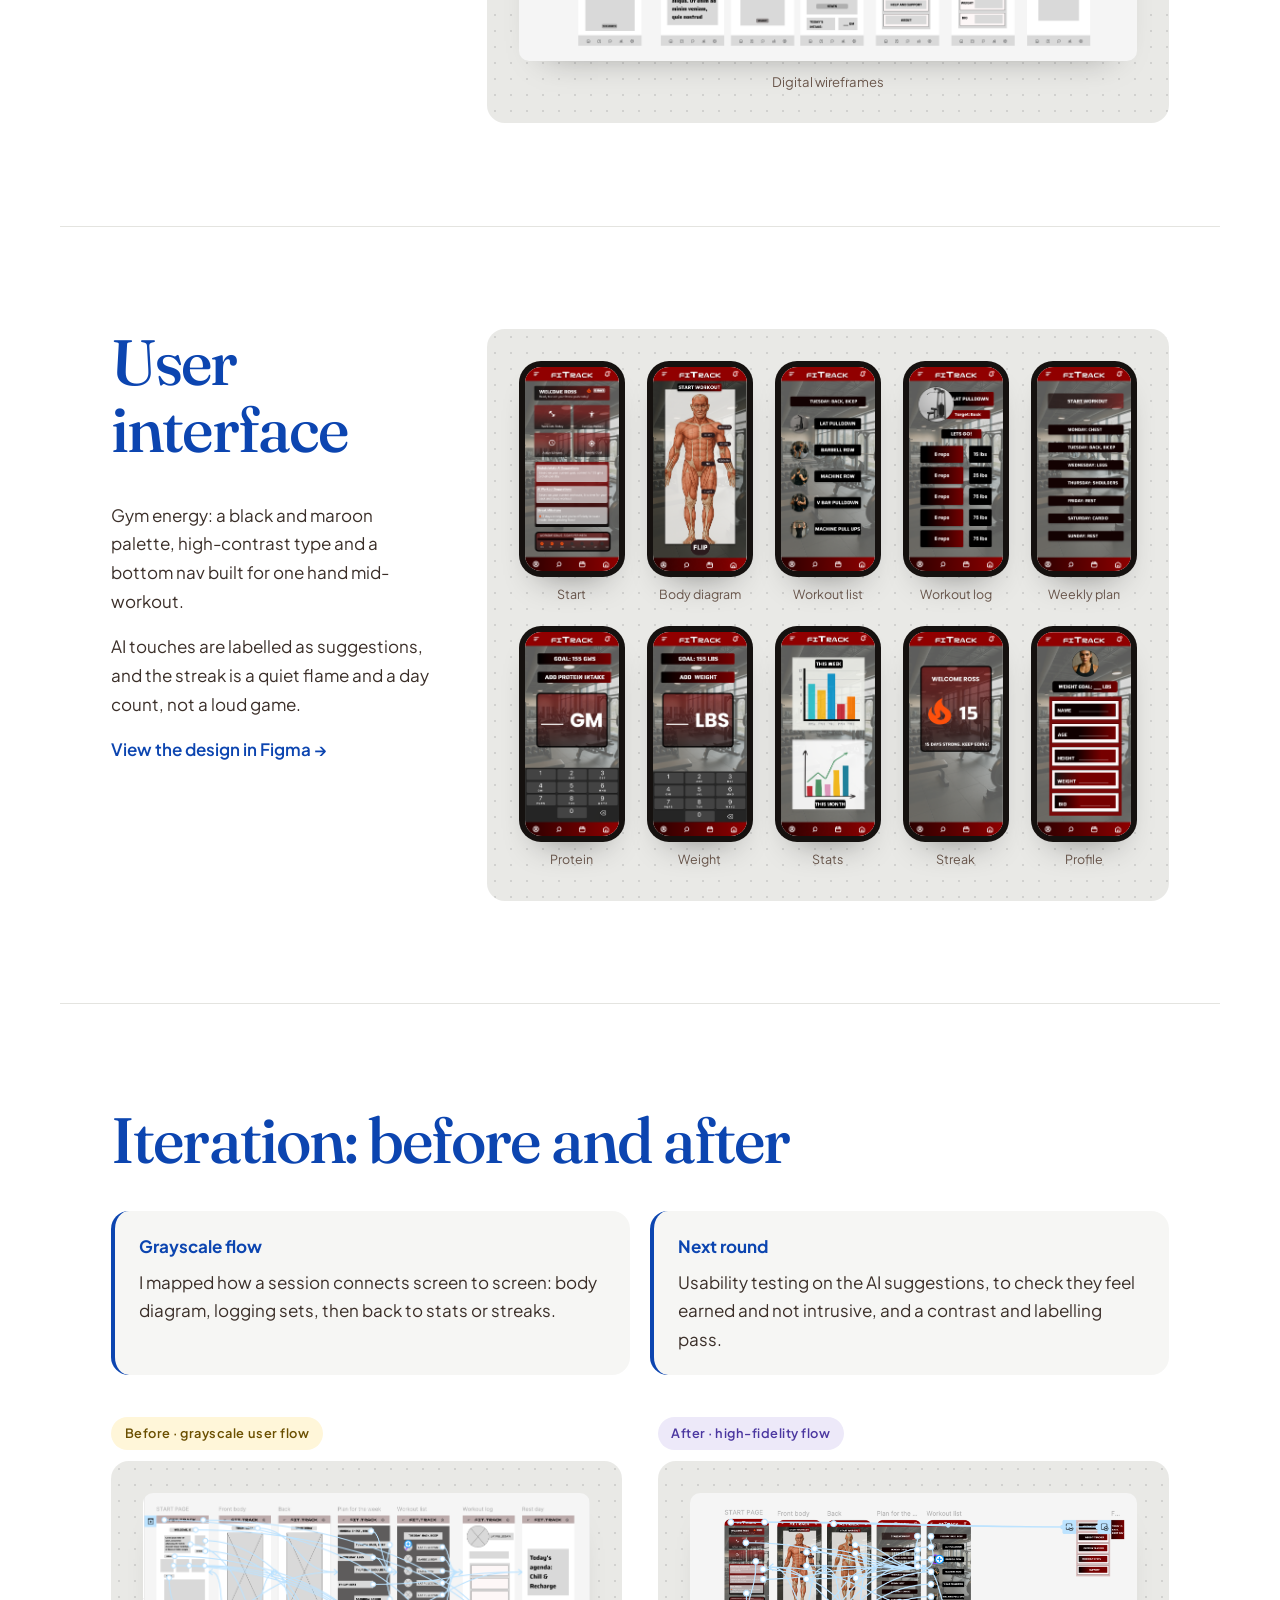
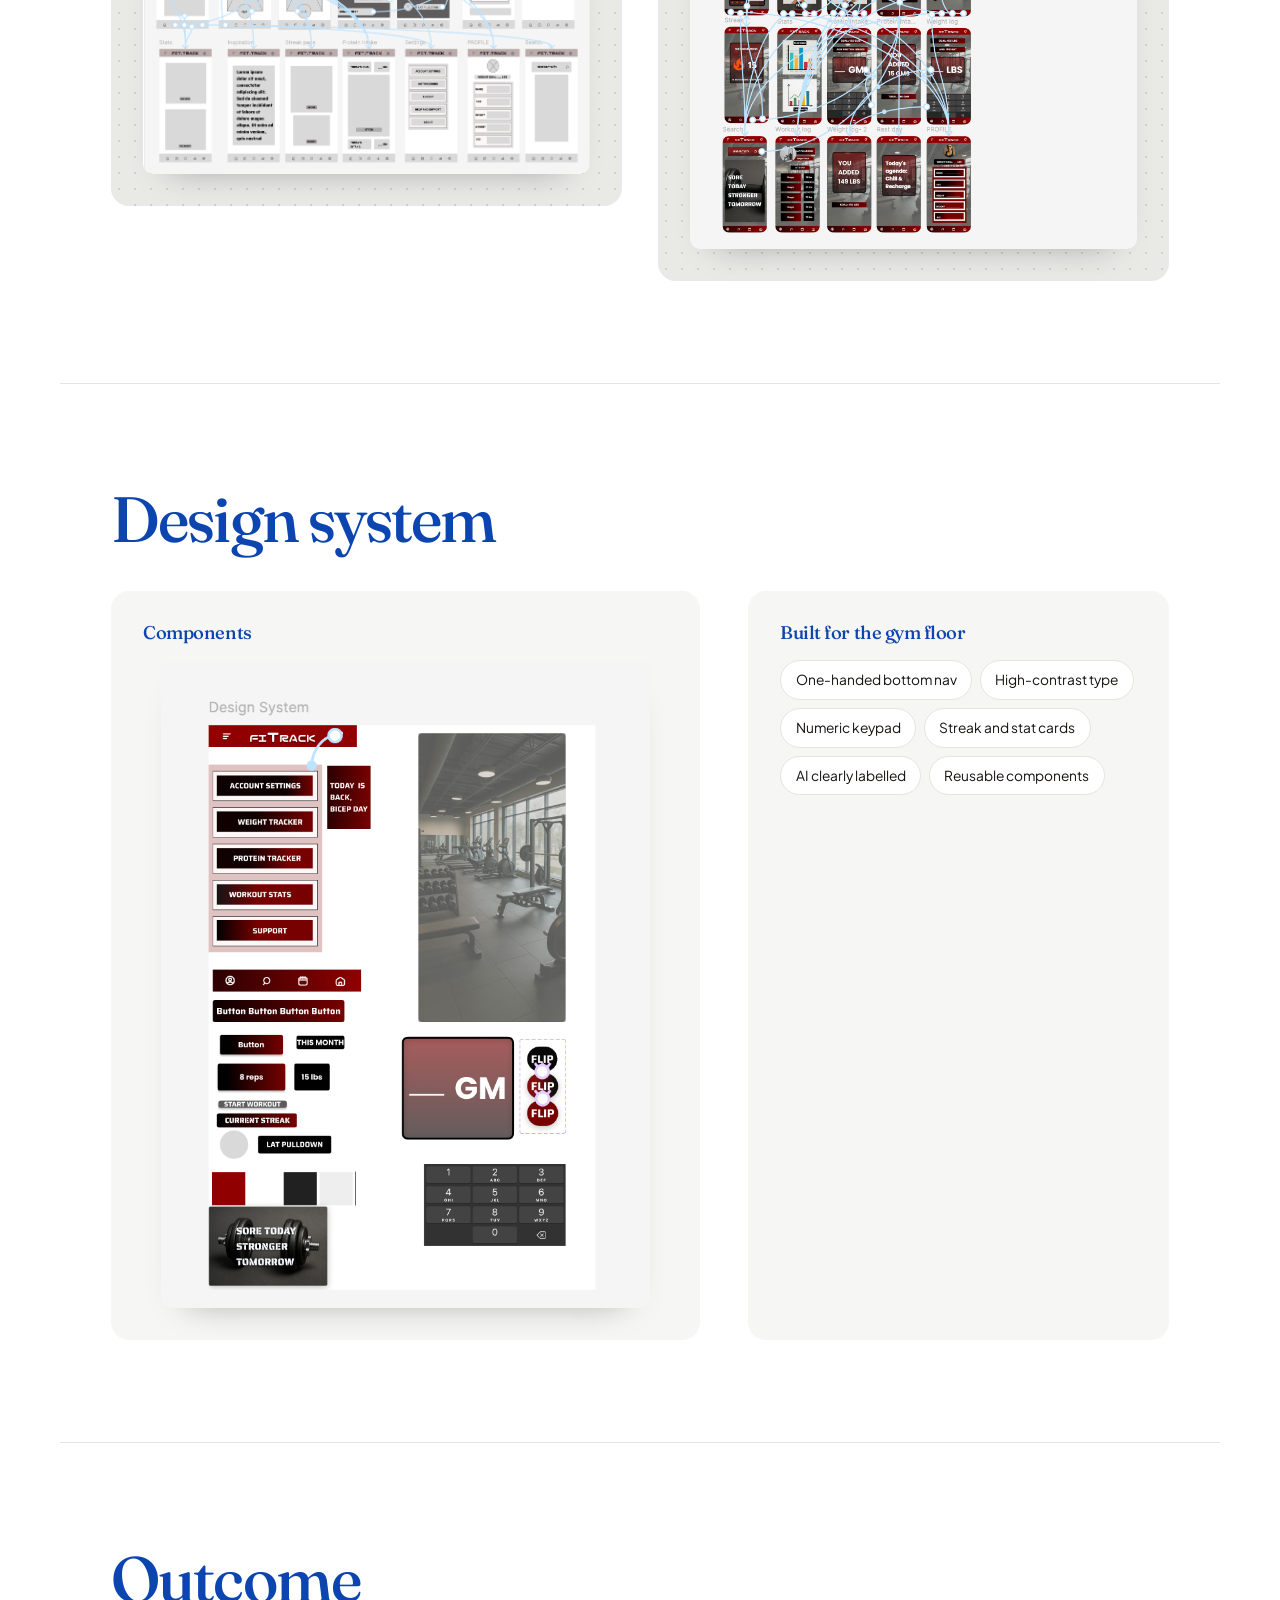
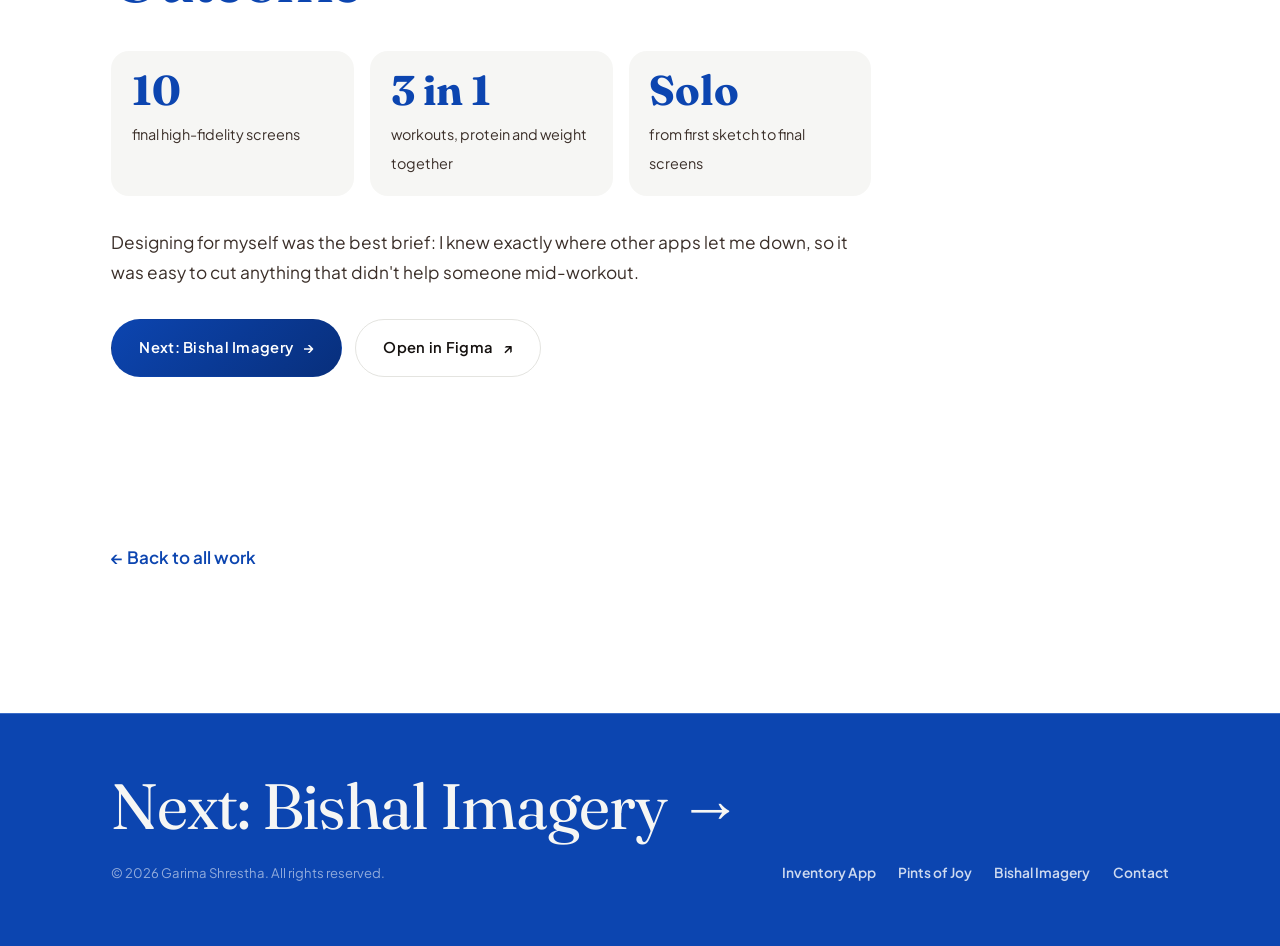
<file: fittrack.html>
<!DOCTYPE html>
<html lang="en">
<head>
  <meta charset="UTF-8" />
  <meta name="viewport" content="width=device-width, initial-scale=1.0" />
  <title>FitTrack — AI-Powered Fitness App · Garima Shrestha</title>
  <meta name="description" content="An all-in-one mobile app for tracking workouts, nutrition, and weight — enhanced with AI coaching. UX concept, research to delivery." />
  <meta name="theme-color" content="#0C45B0" />
  <meta property="og:type" content="website" />
  <meta property="og:site_name" content="Garima Shrestha" />
  <meta property="og:title" content="FitTrack — AI-Powered Fitness App · Garima Shrestha" />
  <meta property="og:description" content="An all-in-one mobile app for tracking workouts, nutrition, and weight — enhanced with AI coaching. UX concept, research to delivery." />
  <meta name="twitter:card" content="summary" />
  <link rel="preconnect" href="https://fonts.googleapis.com" />
  <link rel="preconnect" href="https://fonts.gstatic.com" crossorigin />
  <link href="https://fonts.googleapis.com/css2?family=Fraunces:ital,opsz,wght@0,9..144,400;0,9..144,500;0,9..144,600;1,9..144,400;1,9..144,500&family=Plus+Jakarta+Sans:wght@400;500;600;700&display=swap" rel="stylesheet" />
  <link rel="stylesheet" href="styles.css?v=3" />
  <link rel="stylesheet" href="case-behance.css?v=12" />
  <link rel="icon" type="image/png" sizes="64x64" href="assets/favicon-64.png" media="(prefers-color-scheme: light)" />
  <link rel="icon" type="image/png" sizes="64x64" href="assets/favicon-64-white.png" media="(prefers-color-scheme: dark)" />
  <link rel="apple-touch-icon" href="assets/apple-touch-icon.png" />
</head>
<body>
  <a class="skip-link" href="#main">Skip to content</a>
  <header class="site-head">
    <div class="wrap nav">
      <a href="index.html" class="brand">Garima<span class="dot">.</span></a>
      <button class="nav-toggle" aria-label="Menu" aria-expanded="false">≡</button>
      <nav class="nav-links" aria-label="Primary">
        <a href="index.html">Home</a>
        <a href="work.html" aria-current="page">Works</a>
        <a href="about.html">About</a>
        <a href="contact.html">Contact</a>
      </nav>
    </div>
  </header>

  <main id="main" class="bp">

    <!-- COVER -->
    <section class="bp-cover wrap">
      <div class="bp-cover__text">
        <h1 class="cs-title reveal">FitTrack</h1>
        <p class="cs-tagline reveal" data-delay="1">A free, all-in-one fitness app I designed for myself: workouts, protein and weight tracking in one place, with AI suggestions on top.</p>
        <div class="snapshot reveal" data-delay="2"><div class="snapshot__cell"><div class="snapshot__k">Type</div><div class="snapshot__v">Personal project · mobile app</div></div><div class="snapshot__cell"><div class="snapshot__k">Timeline</div><div class="snapshot__v">Oct – Dec 2025</div></div><div class="snapshot__cell"><div class="snapshot__k">Role</div><div class="snapshot__v">Solo: research, UX &amp; UI</div></div><div class="snapshot__cell"><div class="snapshot__k">Tools</div><div class="snapshot__v"><a href="https://www.figma.com/design/kMqW5z7j9OkalgnjDbmcYg/Fit.Track?node-id=0-1&amp;t=EHQgOgSxjLslM8pS-1" class="link-underline" target="_blank" rel="noopener">Figma ↗</a></div></div></div>
      </div>
      <div class="bp-cover__phones reveal" data-delay="1" aria-hidden="true"><figure class="bp-phone"><div class="bp-phone__frame"><img src="assets/fittrack-screen-body.png?v=3" alt="" loading="lazy" /></div></figure><figure class="bp-phone"><div class="bp-phone__frame"><img src="assets/fittrack-screen-start.png?v=3" alt="" loading="lazy" /></div></figure><figure class="bp-phone"><div class="bp-phone__frame"><img src="assets/fittrack-screen-stats.png?v=3" alt="" loading="lazy" /></div></figure></div>
    </section>

    <!-- DESIGN THINKING -->
    <section class="bp-sec wrap">
      <h2 class="bp-h reveal">Design thinking</h2>
      <ol class="bp-steps reveal"><li><span class="bp-steps__n">1</span><b>Empathize</b><p>Research showed people are motivated by visible results, but juggle separate apps and tedious manual entry.</p></li><li><span class="bp-steps__n">2</span><b>Define</b><p>Three pain points: low motivation, fragmentation across apps, and generic plans with unclear metrics.</p></li><li><span class="bp-steps__n">3</span><b>Ideate</b><p>One free app for workouts, protein and weight, with gentle AI suggestions the user can ignore.</p></li><li><span class="bp-steps__n">4</span><b>Prototype</b><p>Gray-box wireframes, then digital wireframes and a mapped user flow, then high-fidelity screens in Figma.</p></li><li><span class="bp-steps__n">5</span><b>Test</b><p>Next: usability testing of the AI suggestion flow and a full accessibility pass.</p></li></ol>
      <div class="bp-persona reveal">
        <div><div class="persona__name">Me, the first user</div><div class="persona__role">Gym beginner · the brief</div></div>
        <p>I wanted one app to track my training, free, without switching between three.</p>
        <p class="bp-persona__goal"><b>Goal:</b> track the whole fitness journey, including daily protein and weight, with suggestions that feel earned.</p>
      </div>
    </section>

    <!-- FLOW -->
    <section class="bp-sec wrap">
      <h2 class="bp-h reveal">Flow chart</h2>
      <div class="bp-flow reveal" role="img" aria-label="Flow: start page, tap a muscle on the body diagram, choose from the workout list, log sets and reps, land on stats. The start page also leads to weekly plan, protein intake, weight log, streak and profile."><div class="bp-flow__row"><span class="bp-flow__label">Workout session</span><ol class="bp-path"><li><span class="bp-node bp-node--b">Start page<small>streak + daily stats</small></span></li><li><span class="bp-node ">Body diagram<small>tap a muscle</small></span></li><li><span class="bp-node ">Workout list</span></li><li><span class="bp-node bp-node--y">Workout log<small>sets and reps</small></span></li><li><span class="bp-node bp-node--g bp-node--pill">Stats</span></li></ol></div><div class="bp-flow__row"><span class="bp-flow__label">From the start page</span><div class="bp-tree"><span class="bp-node bp-node--b">Start page</span><ul class="bp-tree__kids"><li><span class="bp-node ">Weekly plan</span></li><li><span class="bp-node ">Protein intake</span><small>AI suggestions</small></li><li><span class="bp-node ">Weight log</span><small>my own addition</small></li><li><span class="bp-node ">Streak</span></li><li><span class="bp-node ">Profile</span></li></ul></div></div></div>
    </section>

    <!-- WIREFRAME -->
    <section class="bp-sec wrap">
      <div class="bp-split">
        <div class="bp-split__text reveal">
          <h2 class="bp-h">Wireframe</h2>
          <p>Gray boxes first for every core screen: body-diagram picker, weekly plan, workout log, stats, protein, streaks and profile.</p><p>Once the layout held up, digital wireframes added the FIT.TRACK name and nav bar, still in grayscale so structure stayed the focus.</p>
        </div>
        <div class="bp-canvas reveal" data-delay="1"><div class="bp-grid bp-grid--web-1"><figure class="bp-fig"><img class="bp-sheet" src="assets/fittrack-wireframes-lofi.png" alt="Low-fidelity wireframes of every core screen" loading="lazy" /><figcaption>Low fidelity</figcaption></figure><figure class="bp-fig"><img class="bp-sheet" src="assets/fittrack-wireframes-midfi.png" alt="Grayscale digital wireframes with the nav bar" loading="lazy" /><figcaption>Digital wireframes</figcaption></figure></div></div>
      </div>
    </section>

    <!-- USER INTERFACE -->
    <section class="bp-sec wrap">
      <div class="bp-split">
        <div class="bp-split__text reveal">
          <h2 class="bp-h">User interface</h2>
          <p>Gym energy: a black and maroon palette, high-contrast type and a bottom nav built for one hand mid-workout.</p><p>AI touches are labelled as suggestions, and the streak is a quiet flame and a day count, not a loud game.</p><p><a href="https://www.figma.com/design/kMqW5z7j9OkalgnjDbmcYg/Fit.Track?node-id=0-1&amp;t=EHQgOgSxjLslM8pS-1" class="link-underline" target="_blank" rel="noopener">View the design in Figma →</a></p>
        </div>
        <div class="bp-canvas reveal" data-delay="1"><div class="bp-grid bp-grid--5"><figure class="bp-phone"><div class="bp-phone__frame"><img src="assets/fittrack-screen-start.png?v=3" alt="Start page with streak, stats and three AI suggestions" loading="lazy" /></div><figcaption>Start</figcaption></figure><figure class="bp-phone"><div class="bp-phone__frame"><img src="assets/fittrack-screen-body.png?v=3" alt="Body diagram to pick a muscle group" loading="lazy" /></div><figcaption>Body diagram</figcaption></figure><figure class="bp-phone"><div class="bp-phone__frame"><img src="assets/fittrack-screen-list.png?v=3" alt="Exercises for the chosen muscle" loading="lazy" /></div><figcaption>Workout list</figcaption></figure><figure class="bp-phone"><div class="bp-phone__frame"><img src="assets/fittrack-screen-log.png?v=3" alt="Logging sets and reps" loading="lazy" /></div><figcaption>Workout log</figcaption></figure><figure class="bp-phone"><div class="bp-phone__frame"><img src="assets/fittrack-screen-plan.png?v=3" alt="The week laid out day by day" loading="lazy" /></div><figcaption>Weekly plan</figcaption></figure><figure class="bp-phone"><div class="bp-phone__frame"><img src="assets/fittrack-screen-protein.png?v=3" alt="Numeric entry for daily protein" loading="lazy" /></div><figcaption>Protein</figcaption></figure><figure class="bp-phone"><div class="bp-phone__frame"><img src="assets/fittrack-screen-weight.png?v=3" alt="Weight logged against a goal" loading="lazy" /></div><figcaption>Weight</figcaption></figure><figure class="bp-phone"><div class="bp-phone__frame"><img src="assets/fittrack-screen-stats.png?v=3" alt="Weekly and monthly progress" loading="lazy" /></div><figcaption>Stats</figcaption></figure><figure class="bp-phone"><div class="bp-phone__frame"><img src="assets/fittrack-screen-streak.png?v=3" alt="Streak flame and day count" loading="lazy" /></div><figcaption>Streak</figcaption></figure><figure class="bp-phone"><div class="bp-phone__frame"><img src="assets/fittrack-screen-profile.png?v=3" alt="Profile with name, age, height, weight and bio" loading="lazy" /></div><figcaption>Profile</figcaption></figure></div></div>
      </div>
    </section>

    <!-- TESTING -->
    <section class="bp-sec wrap">
      <h2 class="bp-h reveal">Iteration: before and after</h2>
      <div class="bp-rounds reveal"><div class="bp-round"><b>Grayscale flow</b><p>I mapped how a session connects screen to screen: body diagram, logging sets, then back to stats or streaks.</p></div><div class="bp-round"><b>Next round</b><p>Usability testing on the AI suggestions, to check they feel earned and not intrusive, and a contrast and labelling pass.</p></div></div>
      <div class="bp-ba reveal"><div class="bp-ba__row"><span class="bp-ba__tag bp-ba__tag--before">Before · grayscale user flow</span><div class="bp-canvas"><div class="bp-grid bp-grid--web-1"><figure class="bp-fig"><img class="bp-sheet" src="assets/fittrack-userflow-midfi.png" alt="Grayscale user flow before visual design" loading="lazy" /></figure></div></div></div><div class="bp-ba__row"><span class="bp-ba__tag bp-ba__tag--after">After · high-fidelity flow</span><div class="bp-canvas"><div class="bp-grid bp-grid--web-1"><figure class="bp-fig"><img class="bp-sheet" src="assets/fittrack-userflow-hifi.png" alt="High-fidelity screens and user flow" loading="lazy" /></figure></div></div></div></div>
    </section>

    <!-- DESIGN SYSTEM -->
    <section class="bp-sec wrap">
      <h2 class="bp-h reveal">Design system</h2>
      <div class="bp-ds reveal">
        <div class="bp-ds__stack"><div class="bp-ds__block"><h3>Components</h3><figure class="bp-fig"><img class="bp-sheet" src="assets/fittrack-design-system.png" alt="FitTrack component library: buttons, tags, keypad, streak and stat cards" loading="lazy" /></figure></div></div>
        <div class="bp-ds__stack"><div class="bp-ds__block"><h3>Built for the gym floor</h3><ul class="bp-chips"><li>One-handed bottom nav</li><li>High-contrast type</li><li>Numeric keypad</li><li>Streak and stat cards</li><li>AI clearly labelled</li><li>Reusable components</li></ul></div></div>
      </div>
    </section>

    <!-- OUTCOME -->
    <section class="bp-sec wrap">
      <div class="bp-outcome reveal">
        <h2 class="bp-h">Outcome</h2>
        <div class="bp-stats"><div class="bp-stat"><b>10</b><span>final high-fidelity screens</span></div><div class="bp-stat"><b>3 in 1</b><span>workouts, protein and weight together</span></div><div class="bp-stat"><b>Solo</b><span>from first sketch to final screens</span></div></div>
        <p>Designing for myself was the best brief: I knew exactly where other apps let me down, so it was easy to cut anything that didn't help someone mid-workout.</p>
        <div class="bp-outcome__ctas"><a href="bishal.html" class="btn">Next: Bishal Imagery <span class="arrow">→</span></a><a href="https://www.figma.com/design/kMqW5z7j9OkalgnjDbmcYg/Fit.Track?node-id=0-1&amp;t=EHQgOgSxjLslM8pS-1" class="btn btn--ghost" target="_blank" rel="noopener">Open in Figma <span class="arrow">↗</span></a></div>
      </div>
    </section>

    <section class="section--tight wrap reveal">
      <a href="work.html" class="link-underline">← Back to all work</a>
    </section>
  </main>

  <footer class="site-foot">
    <div class="wrap foot-grid">
      <div>
        <a class="foot-big foot-next" href="bishal.html">Next: Bishal Imagery <span aria-hidden="true">→</span></a>
        <div class="foot-meta" style="margin-top:1.5rem;">© 2026 Garima Shrestha. All rights reserved.</div>
      </div>
      <div class="foot-links">
        <a href="inventory-app.html" class="link-underline">Inventory App</a>
        <a href="pints-of-joy.html" class="link-underline">Pints of Joy</a>
        <a href="bishal.html" class="link-underline">Bishal Imagery</a>
        <a href="contact.html" class="link-underline">Contact</a>
      </div>
    </div>
  </footer>

  <script src="main.js?v=3"></script>
  <script src="zoom.js" defer></script>
  <script src="assistant.js?v=3" defer></script>
</body>
</html>
</file>
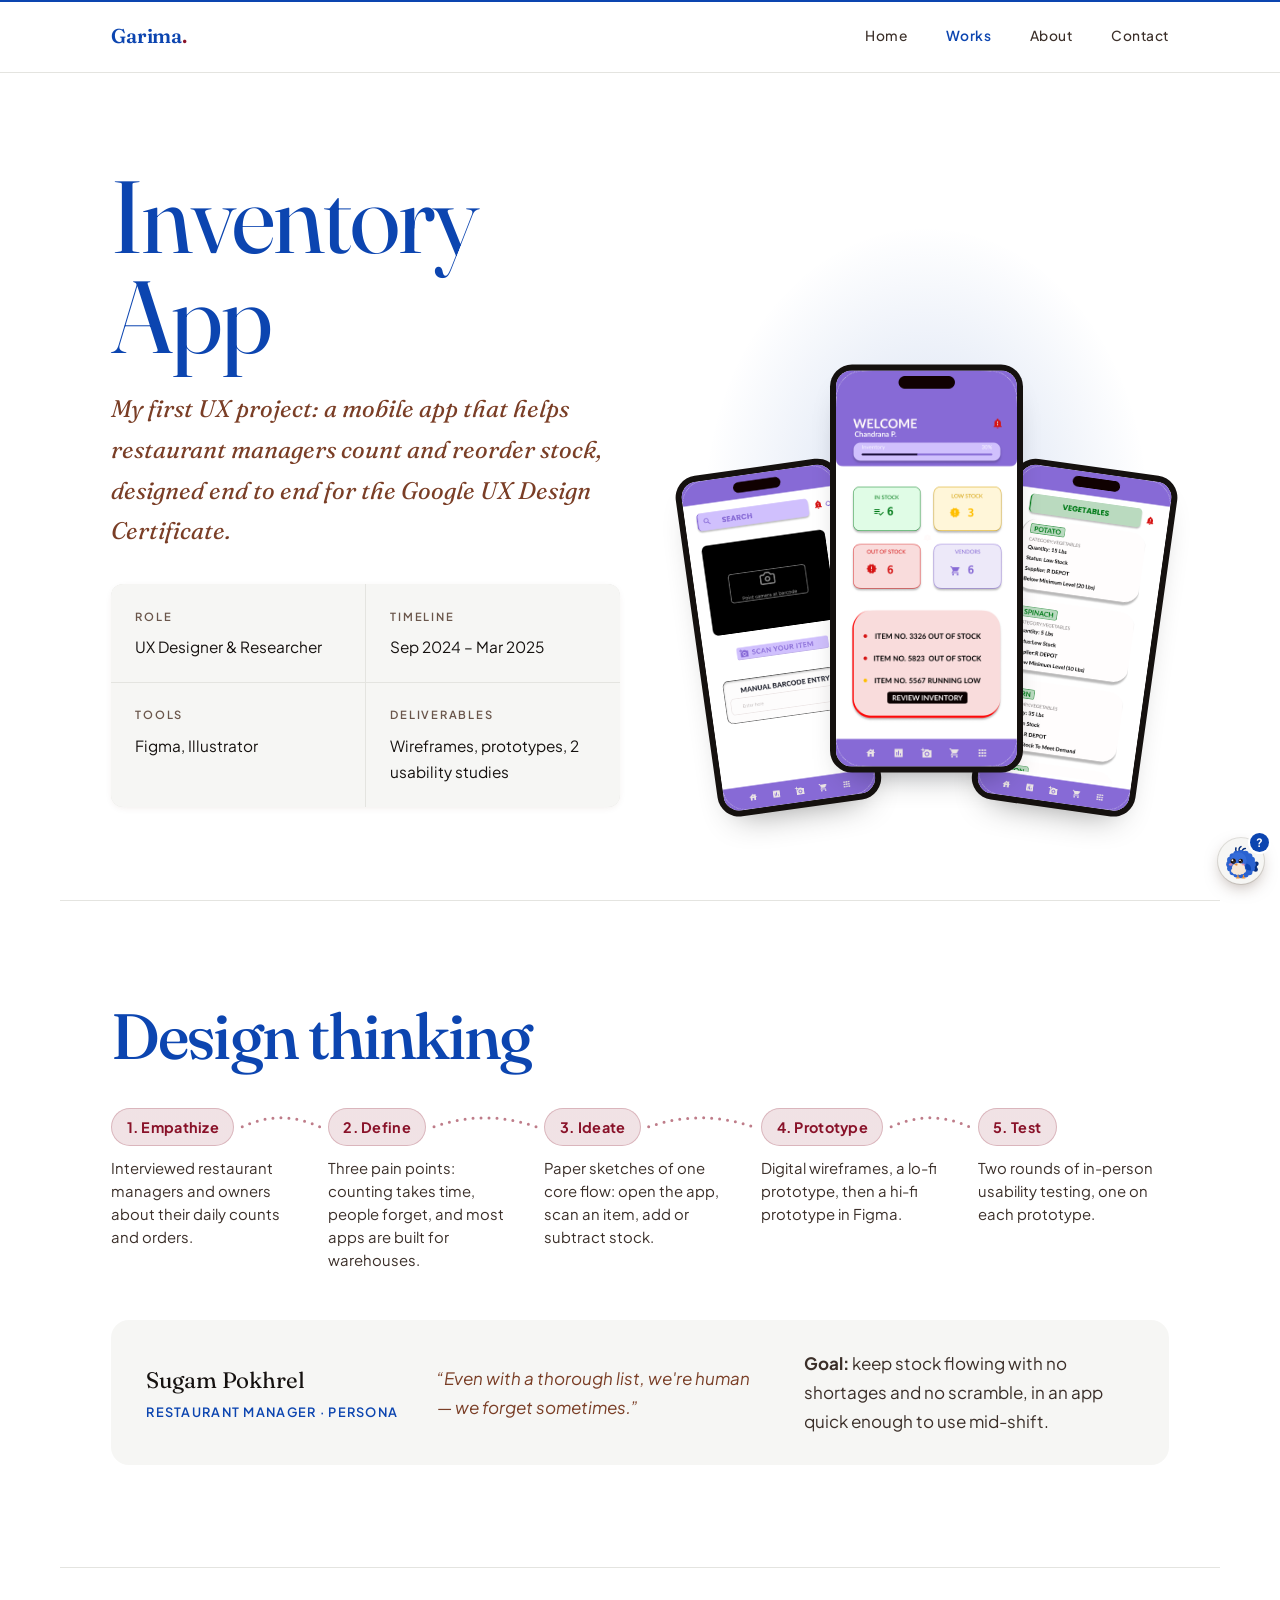
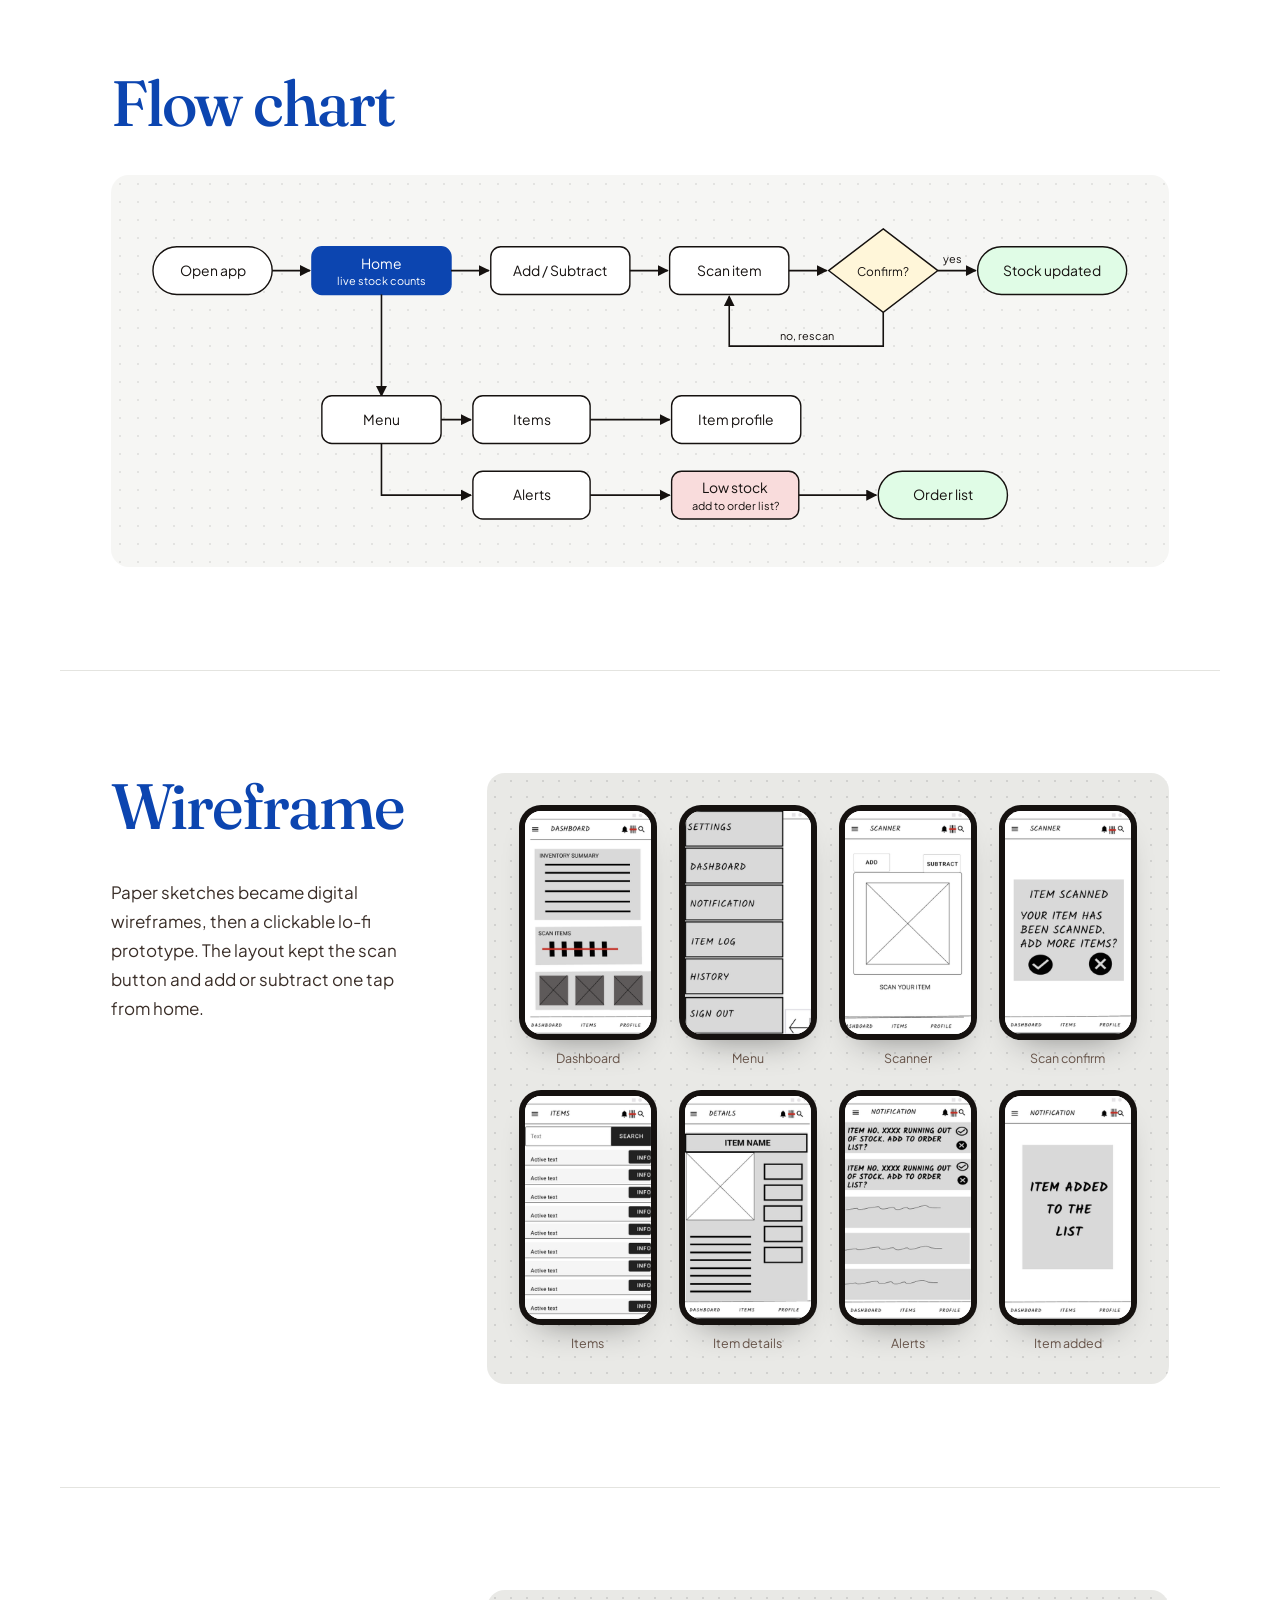
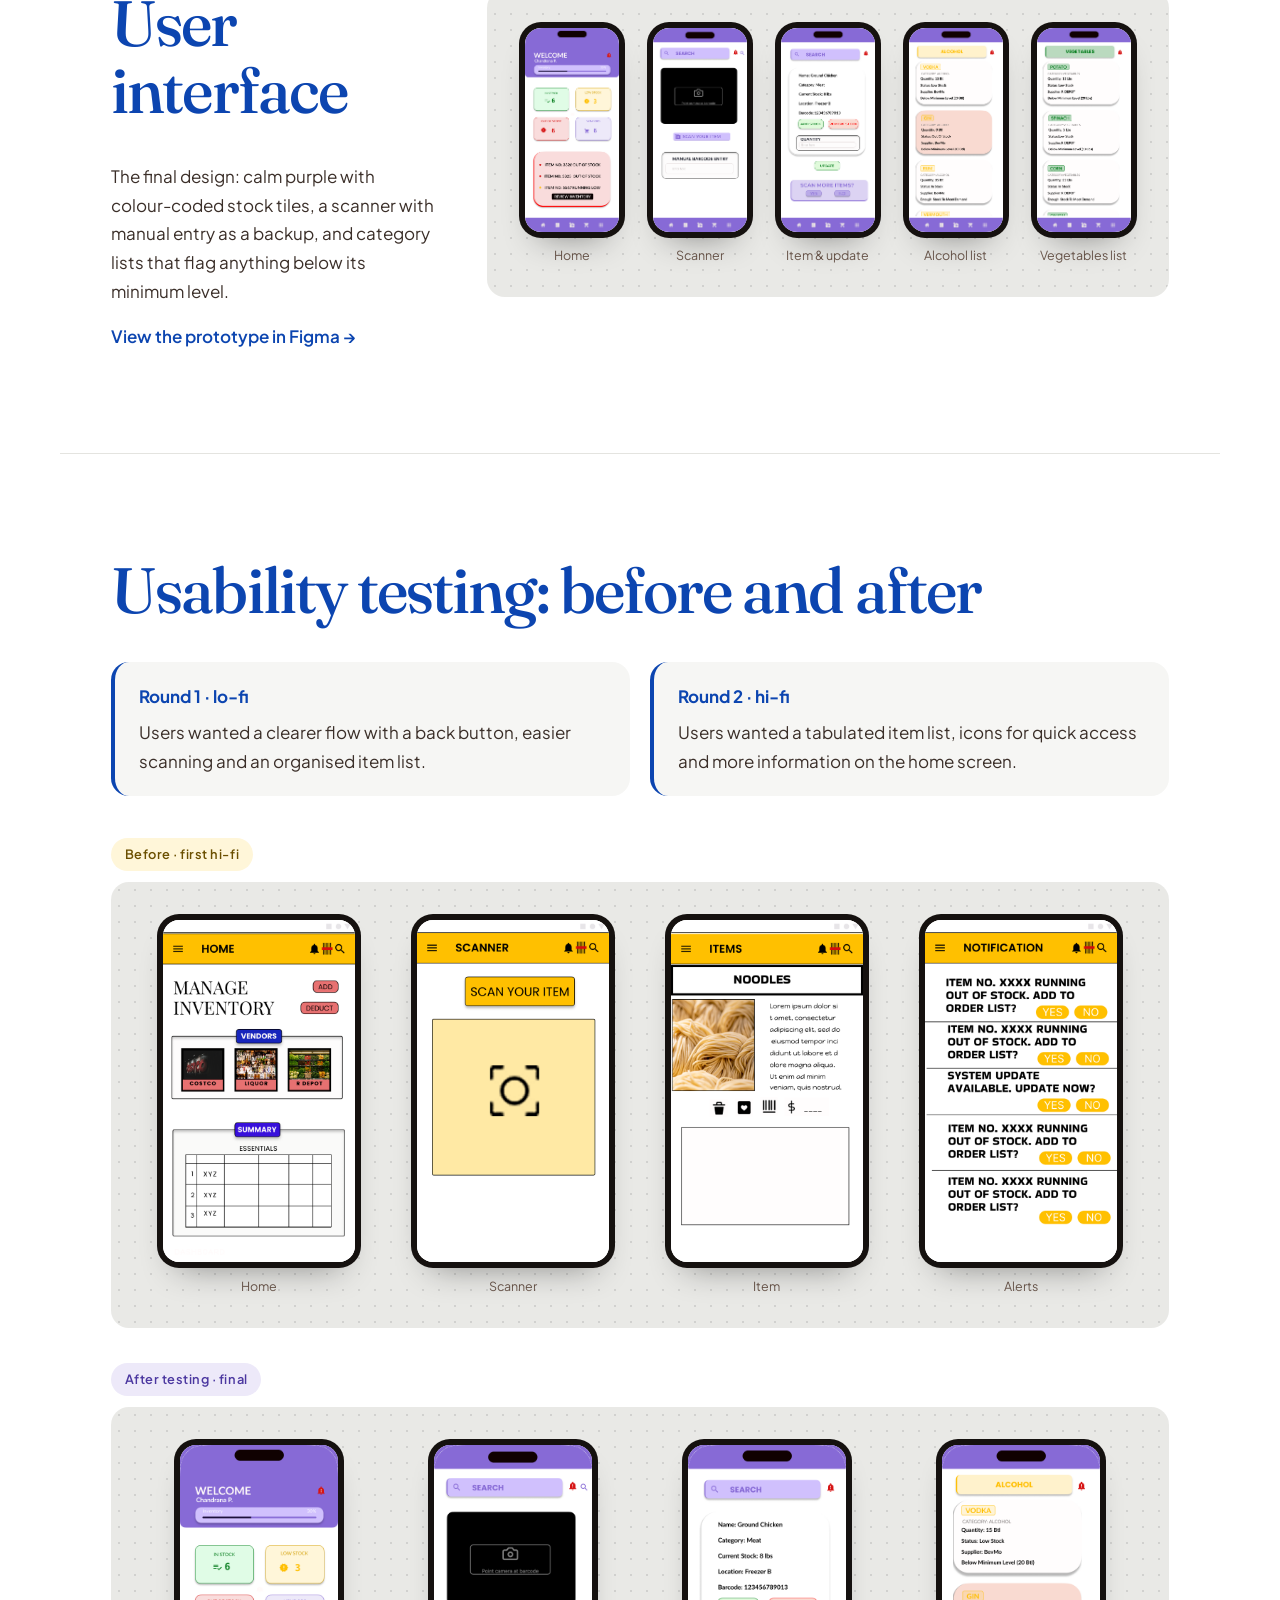
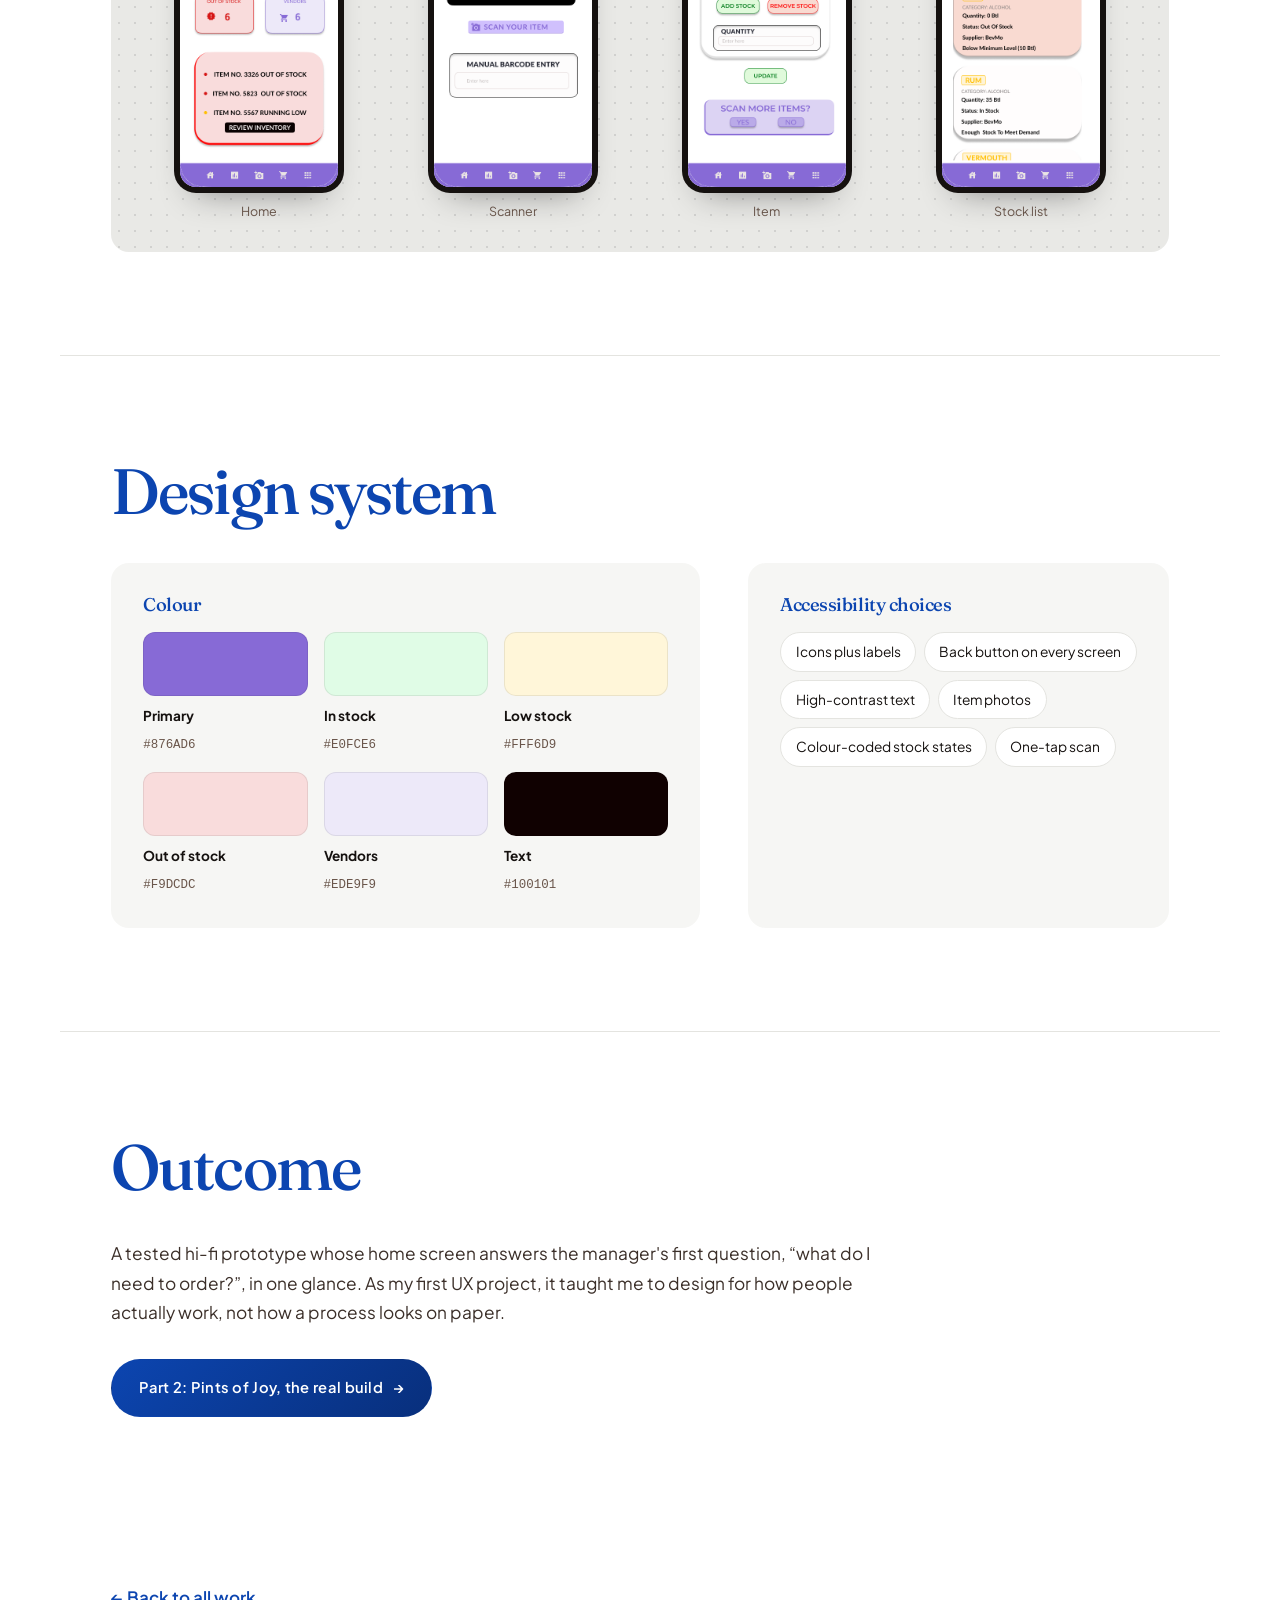
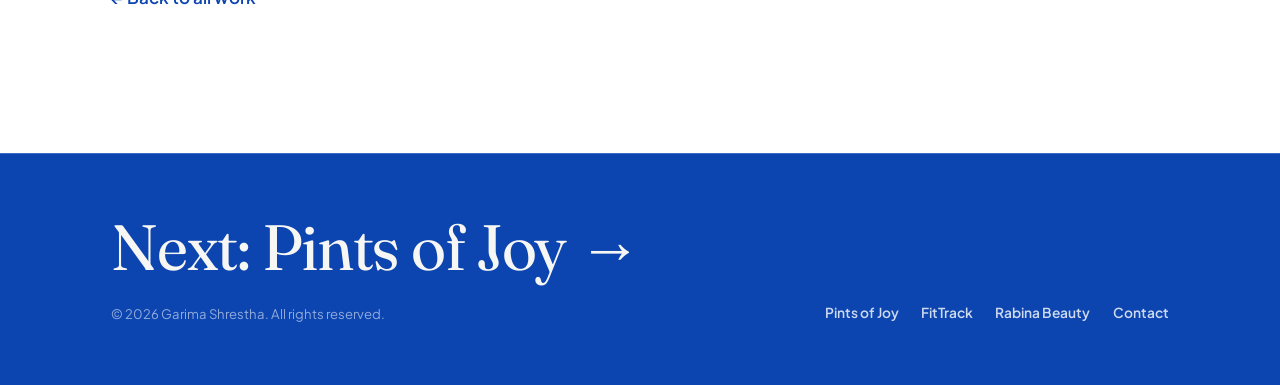
<file: inventory-app.html>
<!DOCTYPE html>
<html lang="en">
<head>
  <meta charset="UTF-8" />
  <meta name="viewport" content="width=device-width, initial-scale=1.0" />
  <title>Inventory App — Google UX Capstone · Garima Shrestha</title>
  <meta name="description" content="Part 1 of 2: my Google UX capstone. An inventory app for restaurant managers, from interviews to usability-tested prototype." />
  <meta name="theme-color" content="#0C45B0" />
  <meta property="og:type" content="website" />
  <meta property="og:site_name" content="Garima Shrestha" />
  <meta property="og:title" content="Inventory App — Google UX Capstone · Garima Shrestha" />
  <meta property="og:description" content="Part 1 of 2: my Google UX capstone. An inventory app for restaurant managers, from interviews to usability-tested prototype." />
  <meta name="twitter:card" content="summary" />
  <link rel="preconnect" href="https://fonts.googleapis.com" />
  <link rel="preconnect" href="https://fonts.gstatic.com" crossorigin />
  <link href="https://fonts.googleapis.com/css2?family=Fraunces:ital,opsz,wght@0,9..144,400;0,9..144,500;0,9..144,600;1,9..144,400;1,9..144,500&family=Plus+Jakarta+Sans:wght@400;500;600;700&display=swap" rel="stylesheet" />
  <link rel="stylesheet" href="styles.css?v=3" />
  <link rel="stylesheet" href="case-behance.css?v=12" />
  <link rel="icon" type="image/png" sizes="64x64" href="assets/favicon-64.png" media="(prefers-color-scheme: light)" />
  <link rel="icon" type="image/png" sizes="64x64" href="assets/favicon-64-white.png" media="(prefers-color-scheme: dark)" />
  <link rel="apple-touch-icon" href="assets/apple-touch-icon.png" />
</head>
<body>
  <a class="skip-link" href="#main">Skip to content</a>
  <header class="site-head">
    <div class="wrap nav">
      <a href="index.html" class="brand">Garima<span class="dot">.</span></a>
      <button class="nav-toggle" aria-label="Menu" aria-expanded="false">≡</button>
      <nav class="nav-links" aria-label="Primary">
        <a href="index.html">Home</a>
        <a href="work.html" aria-current="page">Works</a>
        <a href="about.html">About</a>
        <a href="contact.html">Contact</a>
      </nav>
    </div>
  </header>

  <main id="main" class="bp">

    <!-- COVER -->
    <section class="bp-cover wrap">
      <div class="bp-cover__text">
        <h1 class="cs-title reveal">Inventory App</h1>
        <p class="cs-tagline reveal" data-delay="1">My first UX project: a mobile app that helps restaurant managers count and reorder stock, designed end to end for the Google UX Design Certificate.</p>
        <div class="snapshot reveal" data-delay="2">
          <div class="snapshot__cell"><div class="snapshot__k">Role</div><div class="snapshot__v">UX Designer &amp; Researcher</div></div>
          <div class="snapshot__cell"><div class="snapshot__k">Timeline</div><div class="snapshot__v">Sep 2024 – Mar 2025</div></div>
          <div class="snapshot__cell"><div class="snapshot__k">Tools</div><div class="snapshot__v">Figma, Illustrator</div></div>
          <div class="snapshot__cell"><div class="snapshot__k">Deliverables</div><div class="snapshot__v">Wireframes, prototypes, 2 usability studies</div></div>
        </div>
      </div>
      <div class="bp-cover__phones reveal" data-delay="1" aria-hidden="true">
        <figure class="bp-phone"><div class="bp-phone__frame"><img src="assets/inv-final-scanner.png?v=2" alt="" loading="lazy" /></div></figure><figure class="bp-phone"><div class="bp-phone__frame"><img src="assets/inv-final-home.png?v=2" alt="" loading="lazy" /></div></figure><figure class="bp-phone"><div class="bp-phone__frame"><img src="assets/inv-final-veg.png?v=2" alt="" loading="lazy" /></div></figure>
      </div>
    </section>

    <!-- DESIGN THINKING -->
    <section class="bp-sec wrap">
      <h2 class="bp-h reveal">Design thinking</h2>
      <ol class="bp-steps reveal">
        <li><span class="bp-steps__n">1</span><b>Empathize</b><p>Interviewed restaurant managers and owners about their daily counts and orders.</p></li>
        <li><span class="bp-steps__n">2</span><b>Define</b><p>Three pain points: counting takes time, people forget, and most apps are built for warehouses.</p></li>
        <li><span class="bp-steps__n">3</span><b>Ideate</b><p>Paper sketches of one core flow: open the app, scan an item, add or subtract stock.</p></li>
        <li><span class="bp-steps__n">4</span><b>Prototype</b><p>Digital wireframes, a lo-fi prototype, then a hi-fi prototype in Figma.</p></li>
        <li><span class="bp-steps__n">5</span><b>Test</b><p>Two rounds of in-person usability testing, one on each prototype.</p></li>
      </ol>
      <div class="bp-persona reveal">
        <div><div class="persona__name">Sugam Pokhrel</div><div class="persona__role">Restaurant manager · persona</div></div>
        <p>“Even with a thorough list, we're human — we forget sometimes.”</p>
        <p class="bp-persona__goal"><b>Goal:</b> keep stock flowing with no shortages and no scramble, in an app quick enough to use mid-shift.</p>
      </div>
    </section>

    <!-- FLOW CHART -->
    <section class="bp-sec wrap">
      <h2 class="bp-h reveal">Flow chart</h2>
      <div class="bp-flow reveal" tabindex="0" aria-label="User flow chart, scroll horizontally on small screens">
        <svg viewBox="0 0 1000 330" role="img" aria-labelledby="flowT">
          <title id="flowT">User flow: open the app, see live counts on the home screen, choose add or subtract, scan the item, confirm, and the stock updates. From home you can also open the menu for items, alerts and profile. A low-stock alert asks whether to add the item to the order list.</title>
          <defs><marker id="ar" viewBox="0 0 10 10" refX="9" refY="5" markerWidth="7" markerHeight="7" orient="auto"><path d="M0 0L10 5L0 10z" fill="#15110F"/></marker></defs>
          <g font-family="Plus Jakarta Sans, sans-serif" font-size="14" text-anchor="middle">
            <g class="n"><rect x="10" y="40" width="120" height="48" rx="24"/><text x="70" y="69">Open app</text></g>
            <g class="n n--b"><rect x="170" y="40" width="140" height="48" rx="10"/><text x="240" y="62">Home</text><text x="240" y="79" font-size="11">live stock counts</text></g>
            <g class="n"><rect x="350" y="40" width="140" height="48" rx="10"/><text x="420" y="69">Add / Subtract</text></g>
            <g class="n"><rect x="530" y="40" width="120" height="48" rx="10"/><text x="590" y="69">Scan item</text></g>
            <g class="d"><path d="M745 22 L800 64 L745 106 L690 64 Z"/><text x="745" y="69" font-size="12">Confirm?</text></g>
            <g class="n n--g"><rect x="840" y="40" width="150" height="48" rx="24"/><text x="915" y="69">Stock updated</text></g>
            <g fill="none" stroke="#15110F" stroke-width="1.6" marker-end="url(#ar)">
              <path d="M130 64H168"/><path d="M310 64H348"/><path d="M490 64H528"/><path d="M650 64H688"/><path d="M800 64H838"/>
              <path d="M745 106V140H590V90"/>
              <path d="M240 88V190"/><path d="M240 214H330"/><path d="M240 214V290H330"/>
              <path d="M450 214H530"/><path d="M450 290H530"/>
              <path d="M660 290H738"/>
            </g>
            <text x="815" y="56" font-size="11">yes</text><text x="668" y="134" font-size="11">no, rescan</text>
            <g class="n"><rect x="180" y="190" width="120" height="48" rx="10"/><text x="240" y="219">Menu</text></g>
            <g class="n"><rect x="332" y="190" width="118" height="48" rx="10"/><text x="391" y="219">Items</text></g>
            <g class="n"><rect x="532" y="190" width="130" height="48" rx="10"/><text x="597" y="219">Item profile</text></g>
            <g class="n"><rect x="332" y="266" width="118" height="48" rx="10"/><text x="391" y="295">Alerts</text></g>
            <g class="n n--r"><rect x="532" y="266" width="128" height="48" rx="10"/><text x="596" y="288">Low stock</text><text x="596" y="305" font-size="11">add to order list?</text></g>
            <g class="n n--g"><rect x="740" y="266" width="130" height="48" rx="24"/><text x="805" y="295">Order list</text></g>
          </g>
        </svg>
        <div class="bp-flow__mobile"><div class="bp-flow__row"><span class="bp-flow__label">Update stock</span><ol class="bp-path"><li><span class="bp-node bp-node--pill">Open app</span></li><li><span class="bp-node bp-node--b">Home<small>live stock counts</small></span></li><li><span class="bp-node">Add / Subtract</span></li><li><span class="bp-node">Scan item</span></li><li><span class="bp-node bp-node--y">Confirm?<small>no: rescan the item</small></span></li><li><span class="bp-node bp-node--g bp-node--pill">Stock updated</span></li></ol></div><div class="bp-flow__row"><span class="bp-flow__label">Browse items</span><ol class="bp-path"><li><span class="bp-node bp-node--b">Menu</span></li><li><span class="bp-node">Items</span></li><li><span class="bp-node">Item profile</span></li></ol></div><div class="bp-flow__row"><span class="bp-flow__label">Stay stocked</span><ol class="bp-path"><li><span class="bp-node bp-node--b">Menu</span></li><li><span class="bp-node">Alerts</span></li><li><span class="bp-node bp-node--r">Low stock<small>add to order list?</small></span></li><li><span class="bp-node bp-node--g bp-node--pill">Order list</span></li></ol></div></div>
      </div>
    </section>

    <!-- WIREFRAME -->
    <section class="bp-sec wrap">
      <div class="bp-split">
        <div class="bp-split__text reveal">
          <h2 class="bp-h">Wireframe</h2>
          <p>Paper sketches became digital wireframes, then a clickable lo-fi prototype. The layout kept the scan button and add or subtract one tap from home.</p>
        </div>
        <div class="bp-canvas reveal" data-delay="1"><div class="bp-grid"><figure class="bp-phone"><div class="bp-phone__frame"><img src="assets/inv-wire-dashboard.png" alt="Wireframe dashboard with inventory summary, scan shortcut and vendors" loading="lazy" /></div><figcaption>Dashboard</figcaption></figure><figure class="bp-phone"><div class="bp-phone__frame"><img src="assets/inv-wire-menu.png" alt="Wireframe menu with settings, dashboard, notification, item log, history and sign out" loading="lazy" /></div><figcaption>Menu</figcaption></figure><figure class="bp-phone"><div class="bp-phone__frame"><img src="assets/inv-wire-scanner.png" alt="Wireframe scanner with add and subtract" loading="lazy" /></div><figcaption>Scanner</figcaption></figure><figure class="bp-phone"><div class="bp-phone__frame"><img src="assets/inv-wire-confirm.png" alt="Wireframe scan confirmation asking to add more items" loading="lazy" /></div><figcaption>Scan confirm</figcaption></figure><figure class="bp-phone"><div class="bp-phone__frame"><img src="assets/inv-wire-items.png" alt="Wireframe item list with search" loading="lazy" /></div><figcaption>Items</figcaption></figure><figure class="bp-phone"><div class="bp-phone__frame"><img src="assets/inv-wire-details.png" alt="Wireframe item details page" loading="lazy" /></div><figcaption>Item details</figcaption></figure><figure class="bp-phone"><div class="bp-phone__frame"><img src="assets/inv-wire-alerts.png" alt="Wireframe stock alerts" loading="lazy" /></div><figcaption>Alerts</figcaption></figure><figure class="bp-phone"><div class="bp-phone__frame"><img src="assets/inv-wire-added.png" alt="Wireframe item added message" loading="lazy" /></div><figcaption>Item added</figcaption></figure></div></div>
      </div>
    </section>

    <!-- USER INTERFACE -->
    <section class="bp-sec wrap">
      <div class="bp-split">
        <div class="bp-split__text reveal">
          <h2 class="bp-h">User interface</h2>
          <p>The final design: calm purple with colour-coded stock tiles, a scanner with manual entry as a backup, and category lists that flag anything below its minimum level.</p>
          <p><a href="https://www.figma.com/design/SWznY3ZKtLvxzbPuDaISL3/Inventory-app?t=EHQgOgSxjLslM8pS-1" class="link-underline" target="_blank" rel="noopener">View the prototype in Figma →</a></p>
        </div>
        <div class="bp-canvas reveal" data-delay="1"><div class="bp-grid bp-grid--5"><figure class="bp-phone"><div class="bp-phone__frame"><img src="assets/inv-final-home.png?v=2" alt="Final home screen with in-stock, low-stock, out-of-stock and vendor counts and an alert list" loading="lazy" /></div><figcaption>Home</figcaption></figure><figure class="bp-phone"><div class="bp-phone__frame"><img src="assets/inv-final-scanner.png?v=2" alt="Final scanner screen with camera view and manual barcode entry" loading="lazy" /></div><figcaption>Scanner</figcaption></figure><figure class="bp-phone"><div class="bp-phone__frame"><img src="assets/inv-final-manual.png?v=2" alt="Final item screen with stock details, add and remove stock, quantity and update" loading="lazy" /></div><figcaption>Item &amp; update</figcaption></figure><figure class="bp-phone"><div class="bp-phone__frame"><img src="assets/inv-final-alcohol.png?v=2" alt="Final alcohol stock list with status and minimum levels" loading="lazy" /></div><figcaption>Alcohol list</figcaption></figure><figure class="bp-phone"><div class="bp-phone__frame"><img src="assets/inv-final-veg.png?v=2" alt="Final vegetables stock list with status and minimum levels" loading="lazy" /></div><figcaption>Vegetables list</figcaption></figure></div></div>
      </div>
    </section>

    <!-- TESTING -->
    <section class="bp-sec wrap">
      <h2 class="bp-h reveal">Usability testing: before and after</h2>
      <div class="bp-rounds reveal">
        <div class="bp-round"><b>Round 1 · lo-fi</b><p>Users wanted a clearer flow with a back button, easier scanning and an organised item list.</p></div>
        <div class="bp-round"><b>Round 2 · hi-fi</b><p>Users wanted a tabulated item list, icons for quick access and more information on the home screen.</p></div>
      </div>
      <div class="bp-ba reveal">
        <div class="bp-ba__row"><span class="bp-ba__tag bp-ba__tag--before">Before · first hi-fi</span><div class="bp-canvas"><div class="bp-grid"><figure class="bp-phone"><div class="bp-phone__frame"><img src="assets/v1-hifi-dashboard.png" alt="First hi-fi home screen in yellow" loading="lazy" /></div><figcaption>Home</figcaption></figure><figure class="bp-phone"><div class="bp-phone__frame"><img src="assets/v1-hifi-scanner.png" alt="First hi-fi scanner in yellow" loading="lazy" /></div><figcaption>Scanner</figcaption></figure><figure class="bp-phone"><div class="bp-phone__frame"><img src="assets/v1-hifi-item.png" alt="First hi-fi item profile in yellow" loading="lazy" /></div><figcaption>Item</figcaption></figure><figure class="bp-phone"><div class="bp-phone__frame"><img src="assets/v1-hifi-notifications.png" alt="First hi-fi alerts in yellow" loading="lazy" /></div><figcaption>Alerts</figcaption></figure></div></div></div>
        <div class="bp-ba__row"><span class="bp-ba__tag bp-ba__tag--after">After testing · final</span><div class="bp-canvas"><div class="bp-grid"><figure class="bp-phone"><div class="bp-phone__frame"><img src="assets/inv-final-home.png?v=2" alt="Final home screen" loading="lazy" /></div><figcaption>Home</figcaption></figure><figure class="bp-phone"><div class="bp-phone__frame"><img src="assets/inv-final-scanner.png?v=2" alt="Final scanner" loading="lazy" /></div><figcaption>Scanner</figcaption></figure><figure class="bp-phone"><div class="bp-phone__frame"><img src="assets/inv-final-manual.png?v=2" alt="Final item and update screen" loading="lazy" /></div><figcaption>Item</figcaption></figure><figure class="bp-phone"><div class="bp-phone__frame"><img src="assets/inv-final-alcohol.png?v=2" alt="Final stock list with status" loading="lazy" /></div><figcaption>Stock list</figcaption></figure></div></div></div>
      </div>
    </section>

    <!-- DESIGN SYSTEM -->
    <section class="bp-sec wrap">
      <h2 class="bp-h reveal">Design system</h2>
      <div class="bp-ds reveal">
        <div class="bp-ds__block">
          <h3>Colour</h3>
          <ul class="bp-swatches">
            <li><i style="background:#876AD6"></i><b>Primary</b><span>#876AD6</span></li>
            <li><i style="background:#E0FCE6"></i><b>In stock</b><span>#E0FCE6</span></li>
            <li><i style="background:#FFF6D9"></i><b>Low stock</b><span>#FFF6D9</span></li>
            <li><i style="background:#F9DCDC"></i><b>Out of stock</b><span>#F9DCDC</span></li>
            <li><i style="background:#EDE9F9"></i><b>Vendors</b><span>#EDE9F9</span></li>
            <li><i style="background:#100101"></i><b>Text</b><span>#100101</span></li>
          </ul>
        </div>
        <div class="bp-ds__block">
          <h3>Accessibility choices</h3>
          <ul class="bp-chips">
            <li>Icons plus labels</li><li>Back button on every screen</li><li>High-contrast text</li><li>Item photos</li><li>Colour-coded stock states</li><li>One-tap scan</li>
          </ul>
        </div>
      </div>
    </section>

    <!-- OUTCOME -->
    <section class="bp-sec wrap">
      <div class="bp-outcome reveal">
        <h2 class="bp-h">Outcome</h2>
        <p>A tested hi-fi prototype whose home screen answers the manager's first question, “what do I need to order?”, in one glance. As my first UX project, it taught me to design for how people actually work, not how a process looks on paper.</p>
        <a href="pints-of-joy.html" class="btn">Part 2: Pints of Joy, the real build <span class="arrow">→</span></a>
      </div>
    </section>

    <section class="section--tight wrap reveal">
      <a href="work.html" class="link-underline">← Back to all work</a>
    </section>
  </main>

  <footer class="site-foot">
    <div class="wrap foot-grid">
      <div>
        <a class="foot-big foot-next" href="pints-of-joy.html">Next: Pints of Joy <span aria-hidden="true">→</span></a>
        <div class="foot-meta" style="margin-top:1.5rem;">© 2026 Garima Shrestha. All rights reserved.</div>
      </div>
      <div class="foot-links">
        <a href="pints-of-joy.html" class="link-underline">Pints of Joy</a>
        <a href="fittrack.html" class="link-underline">FitTrack</a>
        <a href="rabina.html" class="link-underline">Rabina Beauty</a>
        <a href="contact.html" class="link-underline">Contact</a>
      </div>
    </div>
  </footer>

  <script src="main.js?v=3"></script>
  <script src="zoom.js" defer></script>
  <script src="assistant.js?v=3" defer></script>
</body>
</html>
</file>
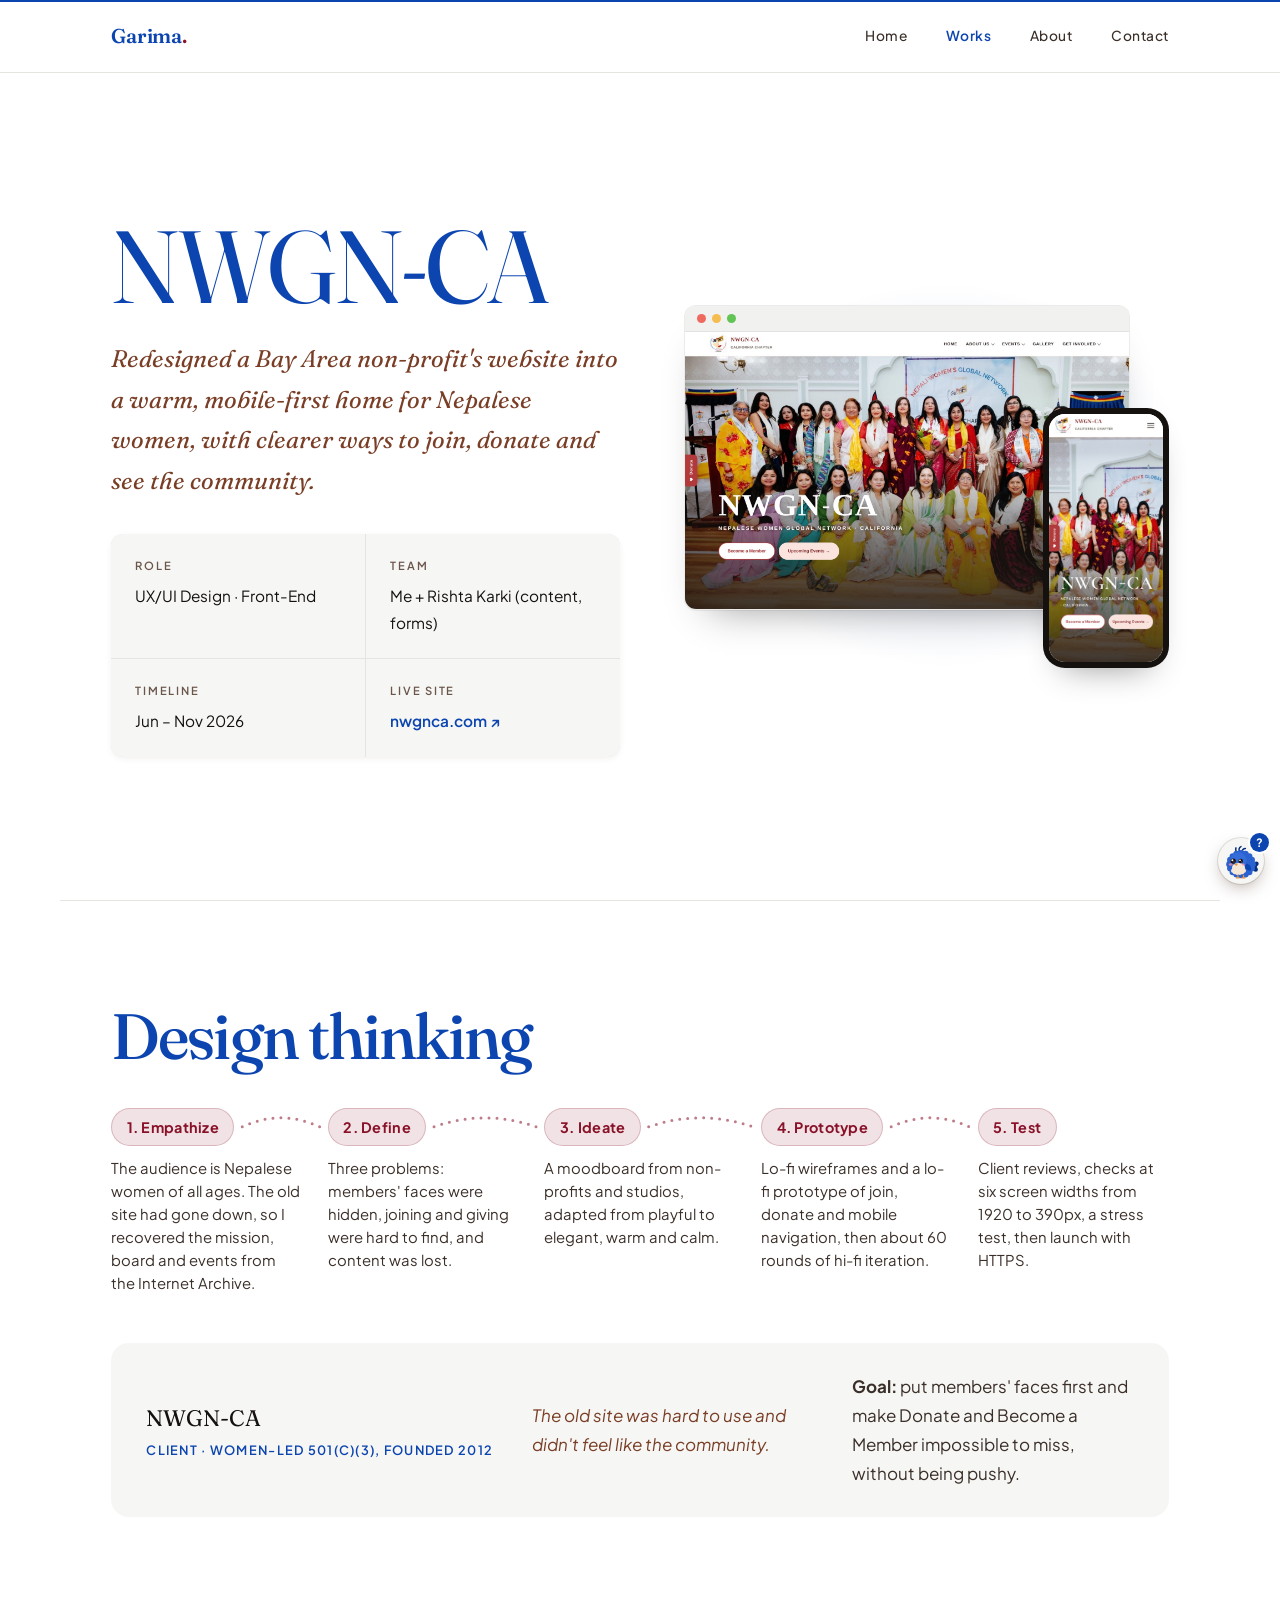
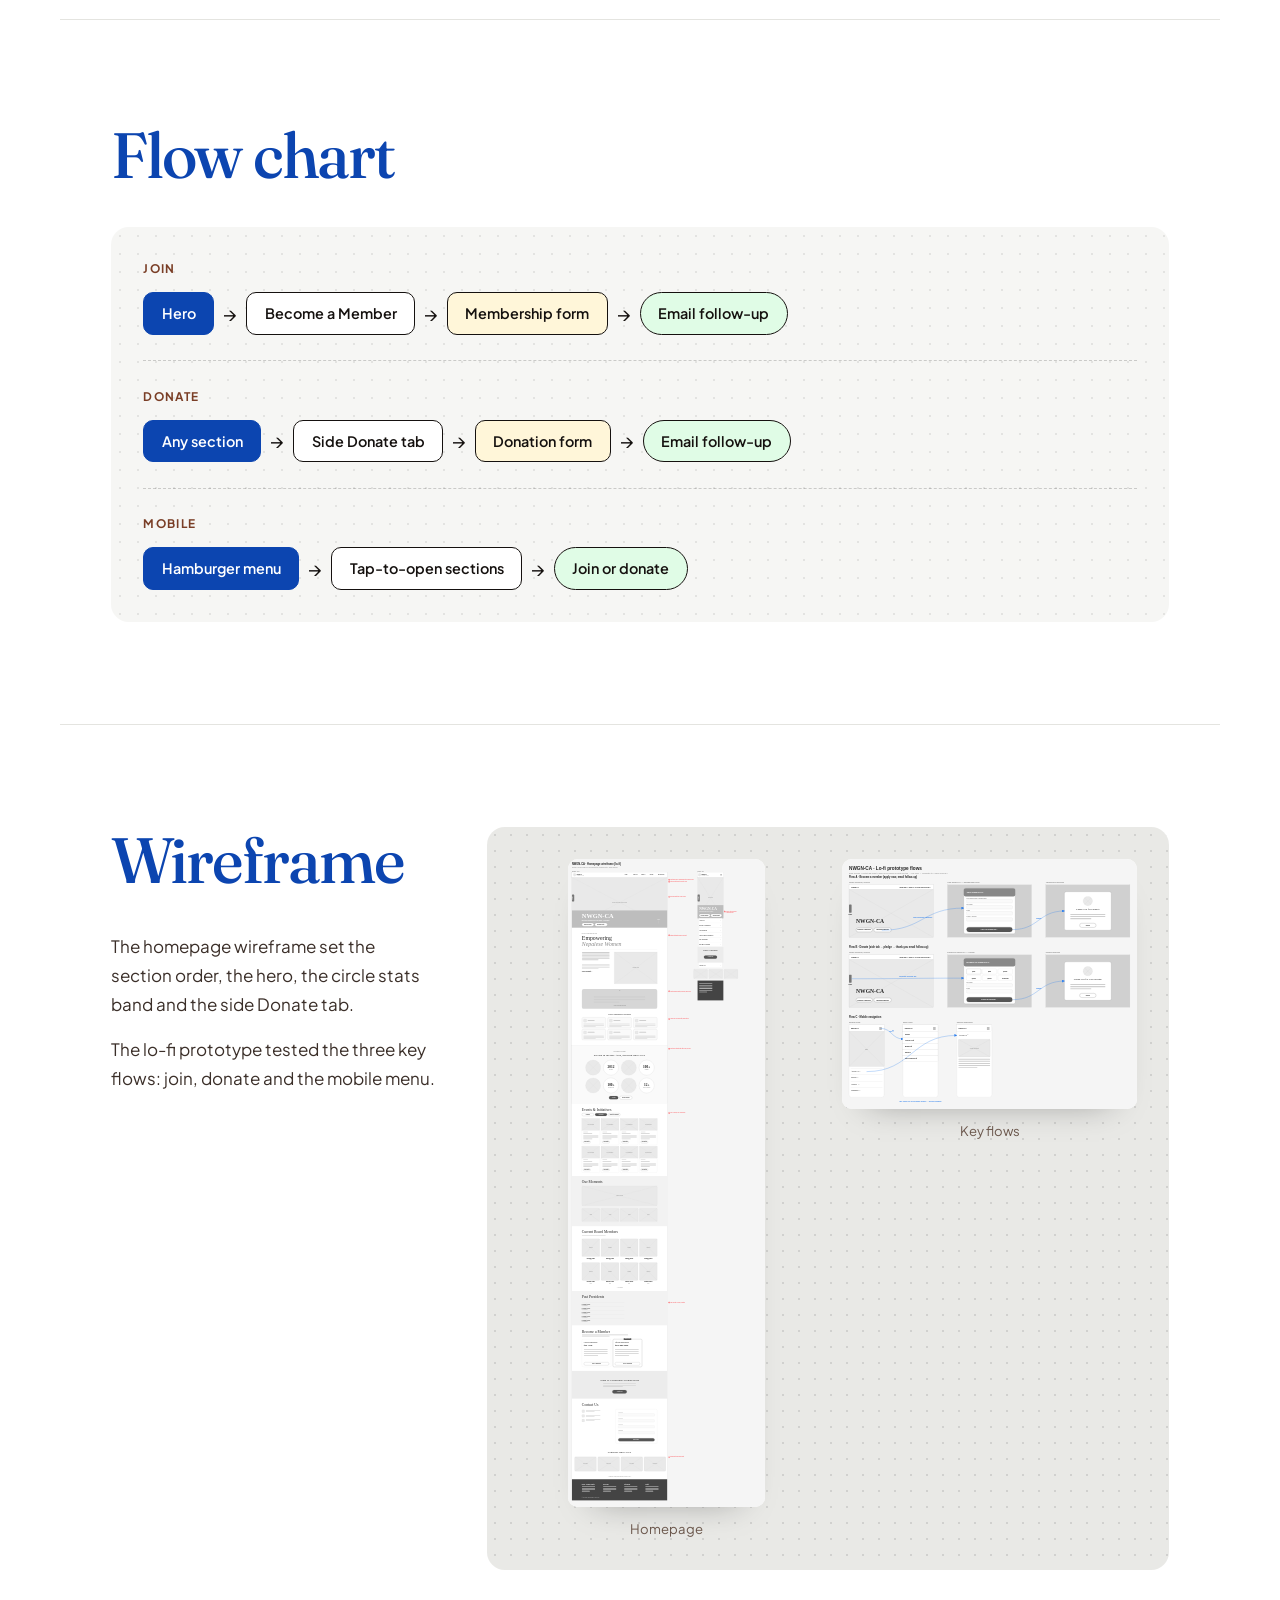
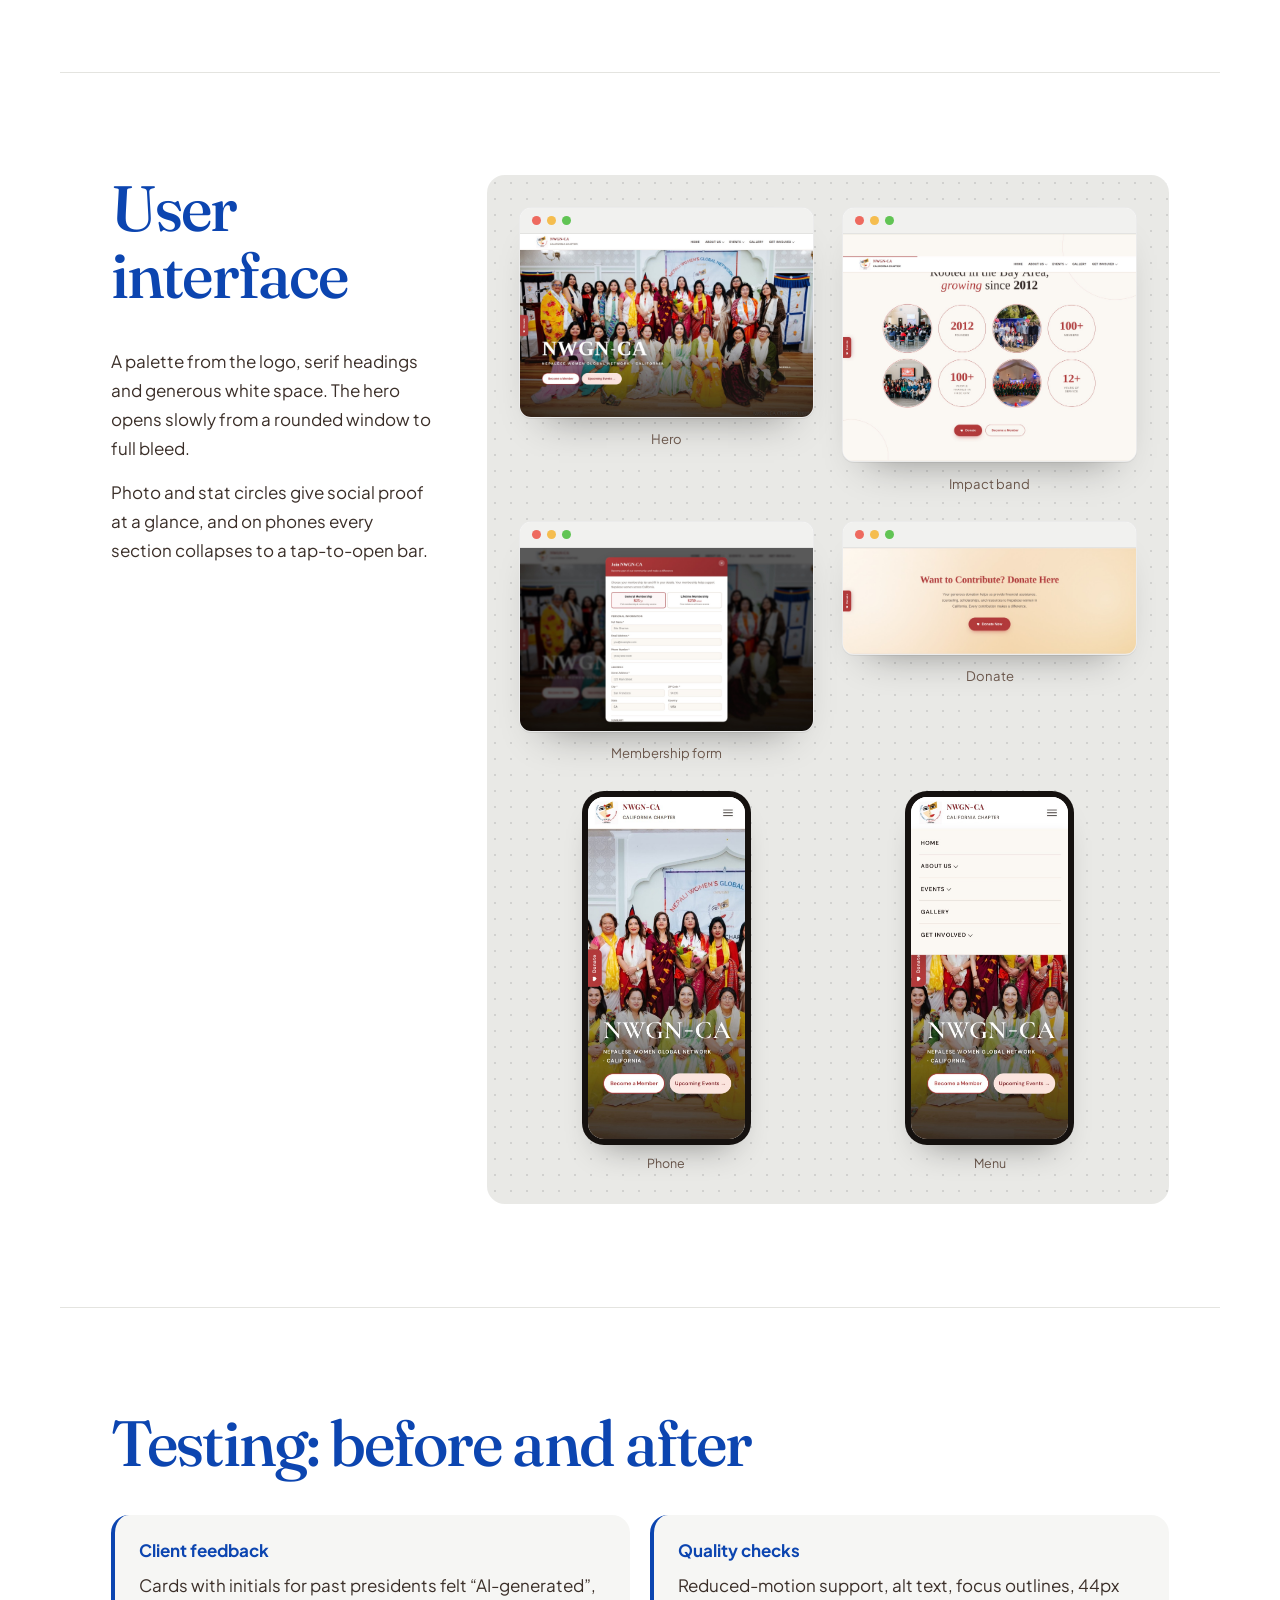
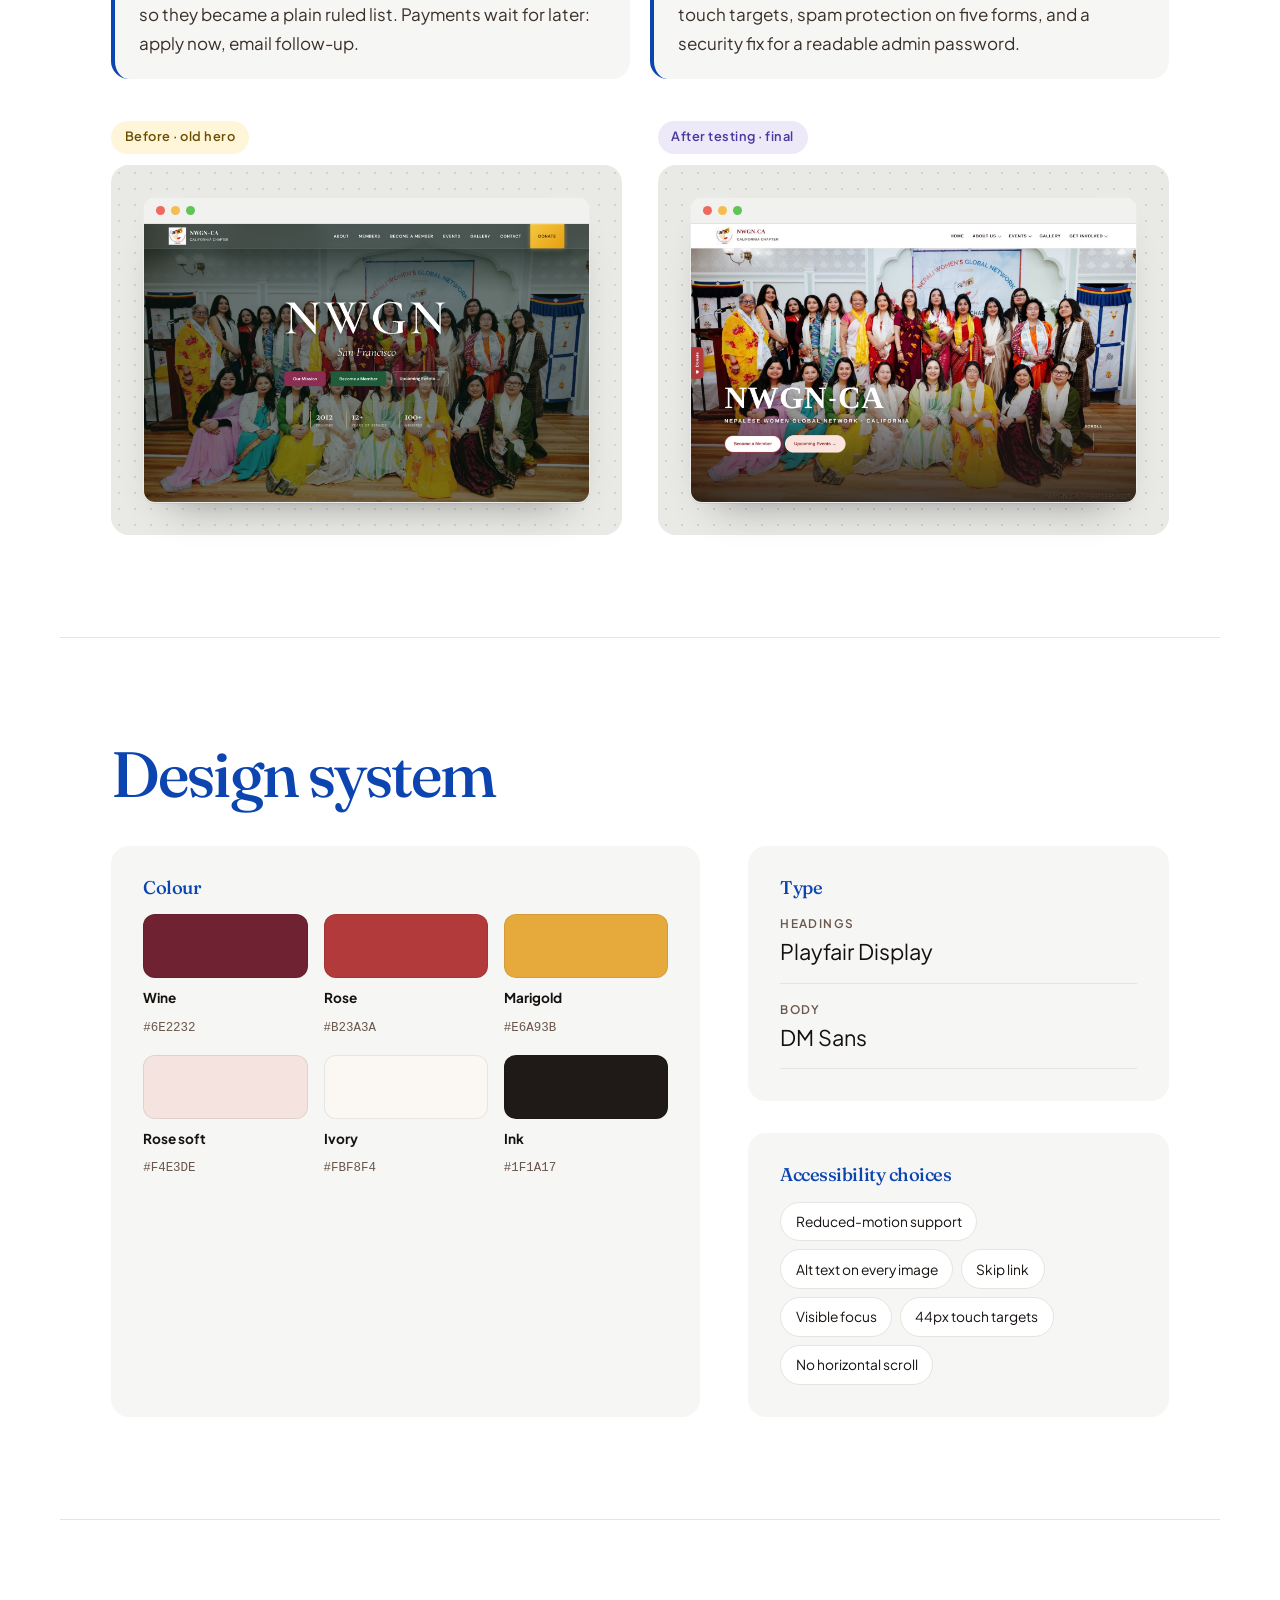
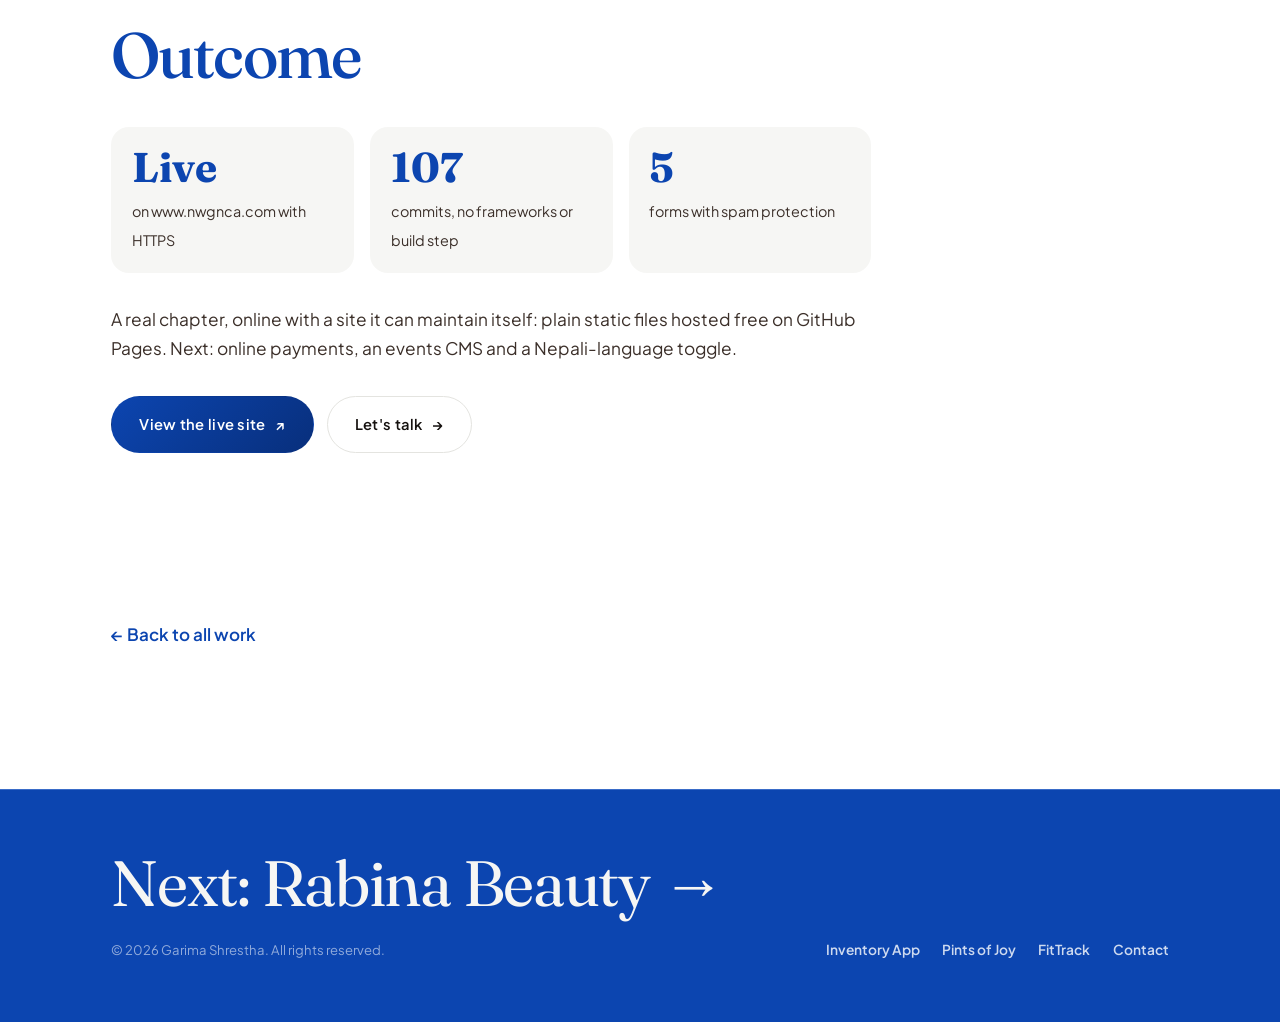
<file: nwgnca.html>
<!DOCTYPE html>
<html lang="en">
<head>
  <meta charset="UTF-8" />
  <meta name="viewport" content="width=device-width, initial-scale=1.0" />
  <title>NWGN-CA — Non-profit Website Redesign · Garima Shrestha</title>
  <meta name="description" content="Case study: redesigning the website of a Bay Area Nepalese women's non-profit into an elegant, warm, mobile-first home with clearer ways to join, donate and see the community." />
  <meta name="theme-color" content="#0C45B0" />
  <meta property="og:type" content="website" />
  <meta property="og:site_name" content="Garima Shrestha" />
  <meta property="og:title" content="NWGN-CA — Non-profit Website Redesign · Garima Shrestha" />
  <meta property="og:description" content="Case study: redesigning the website of a Bay Area Nepalese women's non-profit into an elegant, warm, mobile-first home with clearer ways to join, donate and see the community." />
  <meta name="twitter:card" content="summary" />
  <link rel="preconnect" href="https://fonts.googleapis.com" />
  <link rel="preconnect" href="https://fonts.gstatic.com" crossorigin />
  <link href="https://fonts.googleapis.com/css2?family=Fraunces:ital,opsz,wght@0,9..144,400;0,9..144,500;0,9..144,600;1,9..144,400;1,9..144,500&family=Plus+Jakarta+Sans:wght@400;500;600;700&display=swap" rel="stylesheet" />
  <link rel="stylesheet" href="styles.css?v=3" />
  <link rel="stylesheet" href="case-behance.css?v=12" />
  <link rel="icon" type="image/png" sizes="64x64" href="assets/favicon-64.png" media="(prefers-color-scheme: light)" />
  <link rel="icon" type="image/png" sizes="64x64" href="assets/favicon-64-white.png" media="(prefers-color-scheme: dark)" />
  <link rel="apple-touch-icon" href="assets/apple-touch-icon.png" />
</head>
<body>
  <a class="skip-link" href="#main">Skip to content</a>
  <header class="site-head">
    <div class="wrap nav">
      <a href="index.html" class="brand">Garima<span class="dot">.</span></a>
      <button class="nav-toggle" aria-label="Menu" aria-expanded="false">≡</button>
      <nav class="nav-links" aria-label="Primary">
        <a href="index.html">Home</a>
        <a href="work.html" aria-current="page">Works</a>
        <a href="about.html">About</a>
        <a href="contact.html">Contact</a>
      </nav>
    </div>
  </header>

  <main id="main" class="bp">

    <!-- COVER -->
    <section class="bp-cover wrap">
      <div class="bp-cover__text">
        <h1 class="cs-title reveal">NWGN-CA</h1>
        <p class="cs-tagline reveal" data-delay="1">Redesigned a Bay Area non-profit's website into a warm, mobile-first home for Nepalese women, with clearer ways to join, donate and see the community.</p>
        <div class="snapshot reveal" data-delay="2"><div class="snapshot__cell"><div class="snapshot__k">Role</div><div class="snapshot__v">UX/UI Design · Front-End</div></div><div class="snapshot__cell"><div class="snapshot__k">Team</div><div class="snapshot__v">Me + Rishta Karki (content, forms)</div></div><div class="snapshot__cell"><div class="snapshot__k">Timeline</div><div class="snapshot__v">Jun – Nov 2026</div></div><div class="snapshot__cell"><div class="snapshot__k">Live site</div><div class="snapshot__v"><a href="https://www.nwgnca.com" class="link-underline" target="_blank" rel="noopener">nwgnca.com ↗</a></div></div></div>
      </div>
      <div class="bp-cover__screens reveal" data-delay="1"><figure class="bp-fig"><div class="bp-browser"><div class="bp-browser__bar" aria-hidden="true"><i></i><i></i><i></i></div><img src="assets/nwgnca-after-hero.jpg?v=3" alt="Redesigned homepage: a group photo of members with the title at bottom left" loading="lazy" /></div></figure><figure class="bp-phone"><div class="bp-phone__frame"><img src="assets/nwgnca-mobile-hero.jpg?v=3" alt="" loading="lazy" /></div></figure></div>
    </section>

    <!-- DESIGN THINKING -->
    <section class="bp-sec wrap">
      <h2 class="bp-h reveal">Design thinking</h2>
      <ol class="bp-steps reveal"><li><span class="bp-steps__n">1</span><b>Empathize</b><p>The audience is Nepalese women of all ages. The old site had gone down, so I recovered the mission, board and events from the Internet Archive.</p></li><li><span class="bp-steps__n">2</span><b>Define</b><p>Three problems: members' faces were hidden, joining and giving were hard to find, and content was lost.</p></li><li><span class="bp-steps__n">3</span><b>Ideate</b><p>A moodboard from non-profits and studios, adapted from playful to elegant, warm and calm.</p></li><li><span class="bp-steps__n">4</span><b>Prototype</b><p>Lo-fi wireframes and a lo-fi prototype of join, donate and mobile navigation, then about 60 rounds of hi-fi iteration.</p></li><li><span class="bp-steps__n">5</span><b>Test</b><p>Client reviews, checks at six screen widths from 1920 to 390px, a stress test, then launch with HTTPS.</p></li></ol>
      <div class="bp-persona reveal">
        <div><div class="persona__name">NWGN-CA</div><div class="persona__role">Client · women-led 501(c)(3), founded 2012</div></div>
        <p>The old site was hard to use and didn't feel like the community.</p>
        <p class="bp-persona__goal"><b>Goal:</b> put members' faces first and make Donate and Become a Member impossible to miss, without being pushy.</p>
      </div>
    </section>

    <!-- FLOW -->
    <section class="bp-sec wrap">
      <h2 class="bp-h reveal">Flow chart</h2>
      <div class="bp-flow reveal" role="img" aria-label="Flows: join from the hero to the membership form and an email follow-up; donate from any section via the side Donate tab; on mobile, a hamburger menu and tap-to-open sections."><div class="bp-flow__row"><span class="bp-flow__label">Join</span><ol class="bp-path"><li><span class="bp-node bp-node--b">Hero</span></li><li><span class="bp-node ">Become a Member</span></li><li><span class="bp-node bp-node--y">Membership form</span></li><li><span class="bp-node bp-node--g bp-node--pill">Email follow-up</span></li></ol></div><div class="bp-flow__row"><span class="bp-flow__label">Donate</span><ol class="bp-path"><li><span class="bp-node bp-node--b">Any section</span></li><li><span class="bp-node ">Side Donate tab</span></li><li><span class="bp-node bp-node--y">Donation form</span></li><li><span class="bp-node bp-node--g bp-node--pill">Email follow-up</span></li></ol></div><div class="bp-flow__row"><span class="bp-flow__label">Mobile</span><ol class="bp-path"><li><span class="bp-node bp-node--b">Hamburger menu</span></li><li><span class="bp-node ">Tap-to-open sections</span></li><li><span class="bp-node bp-node--g bp-node--pill">Join or donate</span></li></ol></div></div>
    </section>

    <!-- WIREFRAME -->
    <section class="bp-sec wrap">
      <div class="bp-split">
        <div class="bp-split__text reveal">
          <h2 class="bp-h">Wireframe</h2>
          <p>The homepage wireframe set the section order, the hero, the circle stats band and the side Donate tab.</p><p>The lo-fi prototype tested the three key flows: join, donate and the mobile menu.</p>
        </div>
        <div class="bp-canvas reveal" data-delay="1"><div class="bp-grid bp-grid--web"><figure class="bp-fig"><img class="bp-sheet" src="assets/nwgnca-wireframe.svg" alt="Lo-fi homepage wireframe" loading="lazy" /><figcaption>Homepage</figcaption></figure><figure class="bp-fig"><img class="bp-sheet" src="assets/nwgnca-lofi-flows.svg" alt="Lo-fi prototype of join, donate and mobile menu flows" loading="lazy" /><figcaption>Key flows</figcaption></figure></div></div>
      </div>
    </section>

    <!-- USER INTERFACE -->
    <section class="bp-sec wrap">
      <div class="bp-split">
        <div class="bp-split__text reveal">
          <h2 class="bp-h">User interface</h2>
          <p>A palette from the logo, serif headings and generous white space. The hero opens slowly from a rounded window to full bleed.</p><p>Photo and stat circles give social proof at a glance, and on phones every section collapses to a tap-to-open bar.</p>
        </div>
        <div class="bp-canvas reveal" data-delay="1"><div class="bp-grid bp-grid--web"><figure class="bp-fig"><div class="bp-browser"><div class="bp-browser__bar" aria-hidden="true"><i></i><i></i><i></i></div><img src="assets/nwgnca-after-hero.jpg?v=3" alt="Homepage hero" loading="lazy" /></div><figcaption>Hero</figcaption></figure><figure class="bp-fig"><div class="bp-browser"><div class="bp-browser__bar" aria-hidden="true"><i></i><i></i><i></i></div><img src="assets/nwgnca-impact.jpg?v=3" alt="Impact band with photo and stat circles" loading="lazy" /></div><figcaption>Impact band</figcaption></figure><figure class="bp-fig"><div class="bp-browser"><div class="bp-browser__bar" aria-hidden="true"><i></i><i></i><i></i></div><img src="assets/nwgnca-membership-form.jpg?v=3" alt="Membership form" loading="lazy" /></div><figcaption>Membership form</figcaption></figure><figure class="bp-fig"><div class="bp-browser"><div class="bp-browser__bar" aria-hidden="true"><i></i><i></i><i></i></div><img src="assets/nwgnca-donate.jpg?v=3" alt="Donate banner" loading="lazy" /></div><figcaption>Donate</figcaption></figure><figure class="bp-phone"><div class="bp-phone__frame"><img src="assets/nwgnca-mobile-hero.jpg?v=3" alt="Homepage on a phone" loading="lazy" /></div><figcaption>Phone</figcaption></figure><figure class="bp-phone"><div class="bp-phone__frame"><img src="assets/nwgnca-mobile-menu.jpg?v=3" alt="Mobile menu open" loading="lazy" /></div><figcaption>Menu</figcaption></figure></div></div>
      </div>
    </section>

    <!-- TESTING -->
    <section class="bp-sec wrap">
      <h2 class="bp-h reveal">Testing: before and after</h2>
      <div class="bp-rounds reveal"><div class="bp-round"><b>Client feedback</b><p>Cards with initials for past presidents felt “AI-generated”, so they became a plain ruled list. Payments wait for later: apply now, email follow-up.</p></div><div class="bp-round"><b>Quality checks</b><p>Reduced-motion support, alt text, focus outlines, 44px touch targets, spam protection on five forms, and a security fix for a readable admin password.</p></div></div>
      <div class="bp-ba reveal"><div class="bp-ba__row"><span class="bp-ba__tag bp-ba__tag--before">Before · old hero</span><div class="bp-canvas"><div class="bp-grid bp-grid--web-1"><figure class="bp-fig"><div class="bp-browser"><div class="bp-browser__bar" aria-hidden="true"><i></i><i></i><i></i></div><img src="assets/nwgnca-before-hero.jpg?v=3" alt="Old hero: dark overlay, centered title over faces, three button colours" loading="lazy" /></div></figure></div></div></div><div class="bp-ba__row"><span class="bp-ba__tag bp-ba__tag--after">After testing · final</span><div class="bp-canvas"><div class="bp-grid bp-grid--web-1"><figure class="bp-fig"><div class="bp-browser"><div class="bp-browser__bar" aria-hidden="true"><i></i><i></i><i></i></div><img src="assets/nwgnca-after-hero.jpg?v=3" alt="New hero: faces first, one title, two calm buttons" loading="lazy" /></div></figure></div></div></div></div>
    </section>

    <!-- DESIGN SYSTEM -->
    <section class="bp-sec wrap">
      <h2 class="bp-h reveal">Design system</h2>
      <div class="bp-ds reveal">
        <div class="bp-ds__stack"><div class="bp-ds__block"><h3>Colour</h3><ul class="bp-swatches"><li><i style="background:#6E2232"></i><b>Wine</b><span>#6E2232</span></li><li><i style="background:#B23A3A"></i><b>Rose</b><span>#B23A3A</span></li><li><i style="background:#E6A93B"></i><b>Marigold</b><span>#E6A93B</span></li><li><i style="background:#F4E3DE"></i><b>Rose soft</b><span>#F4E3DE</span></li><li><i style="background:#FBF8F4"></i><b>Ivory</b><span>#FBF8F4</span></li><li><i style="background:#1F1A17"></i><b>Ink</b><span>#1F1A17</span></li></ul></div></div>
        <div class="bp-ds__stack"><div class="bp-ds__block"><h3>Type</h3><div class="bp-type"><div><b>Headings</b><span>Playfair Display</span></div><div><b>Body</b><span>DM Sans</span></div></div></div><div class="bp-ds__block"><h3>Accessibility choices</h3><ul class="bp-chips"><li>Reduced-motion support</li><li>Alt text on every image</li><li>Skip link</li><li>Visible focus</li><li>44px touch targets</li><li>No horizontal scroll</li></ul></div></div>
      </div>
    </section>

    <!-- OUTCOME -->
    <section class="bp-sec wrap">
      <div class="bp-outcome reveal">
        <h2 class="bp-h">Outcome</h2>
        <div class="bp-stats"><div class="bp-stat"><b>Live</b><span>on www.nwgnca.com with HTTPS</span></div><div class="bp-stat"><b>107</b><span>commits, no frameworks or build step</span></div><div class="bp-stat"><b>5</b><span>forms with spam protection</span></div></div>
        <p>A real chapter, online with a site it can maintain itself: plain static files hosted free on GitHub Pages. Next: online payments, an events CMS and a Nepali-language toggle.</p>
        <div class="bp-outcome__ctas"><a href="https://www.nwgnca.com" class="btn" target="_blank" rel="noopener">View the live site <span class="arrow">↗</span></a><a href="contact.html" class="btn btn--ghost">Let's talk <span class="arrow">→</span></a></div>
      </div>
    </section>

    <section class="section--tight wrap reveal">
      <a href="work.html" class="link-underline">← Back to all work</a>
    </section>
  </main>

  <footer class="site-foot">
    <div class="wrap foot-grid">
      <div>
        <a class="foot-big foot-next" href="rabina.html">Next: Rabina Beauty <span aria-hidden="true">→</span></a>
        <div class="foot-meta" style="margin-top:1.5rem;">© 2026 Garima Shrestha. All rights reserved.</div>
      </div>
      <div class="foot-links">
        <a href="inventory-app.html" class="link-underline">Inventory App</a>
        <a href="pints-of-joy.html" class="link-underline">Pints of Joy</a>
        <a href="fittrack.html" class="link-underline">FitTrack</a>
        <a href="contact.html" class="link-underline">Contact</a>
      </div>
    </div>
  </footer>

  <script src="main.js?v=3"></script>
  <script src="zoom.js" defer></script>
  <script src="assistant.js?v=3" defer></script>
</body>
</html>
</file>
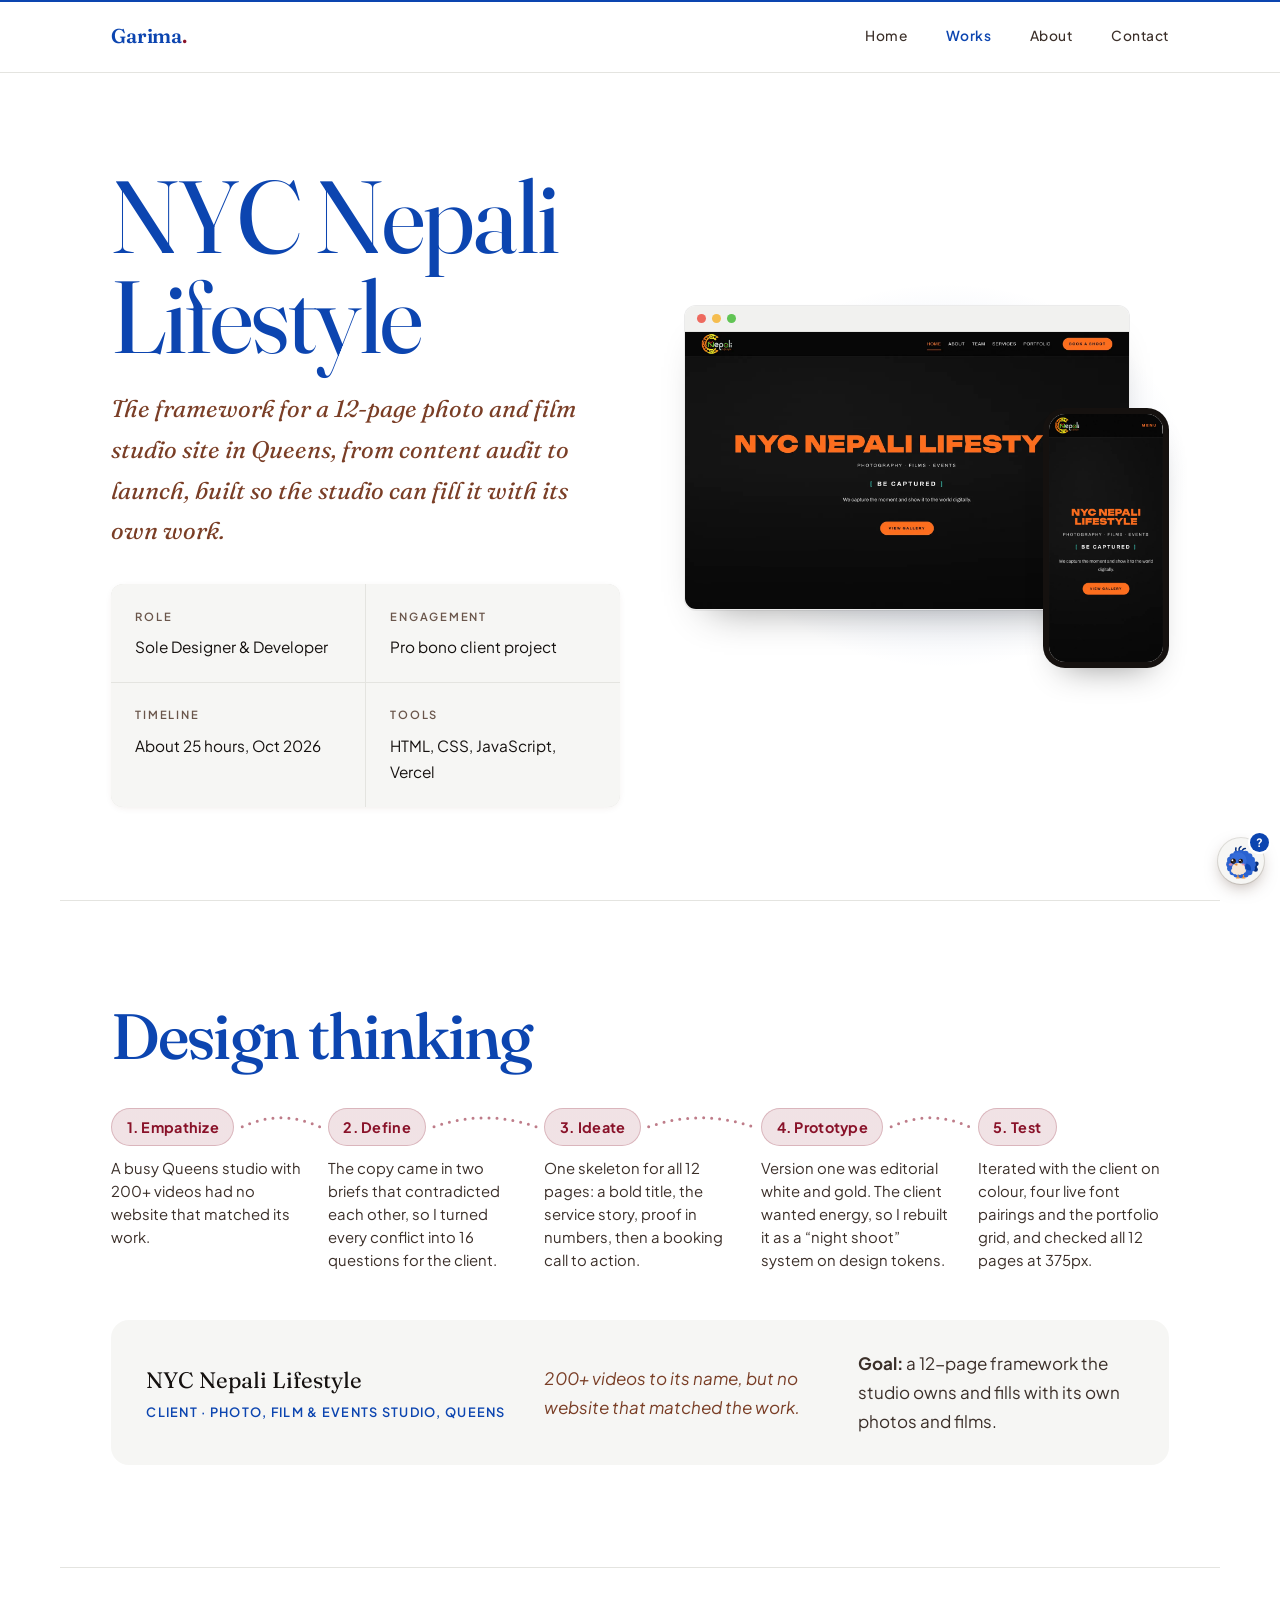
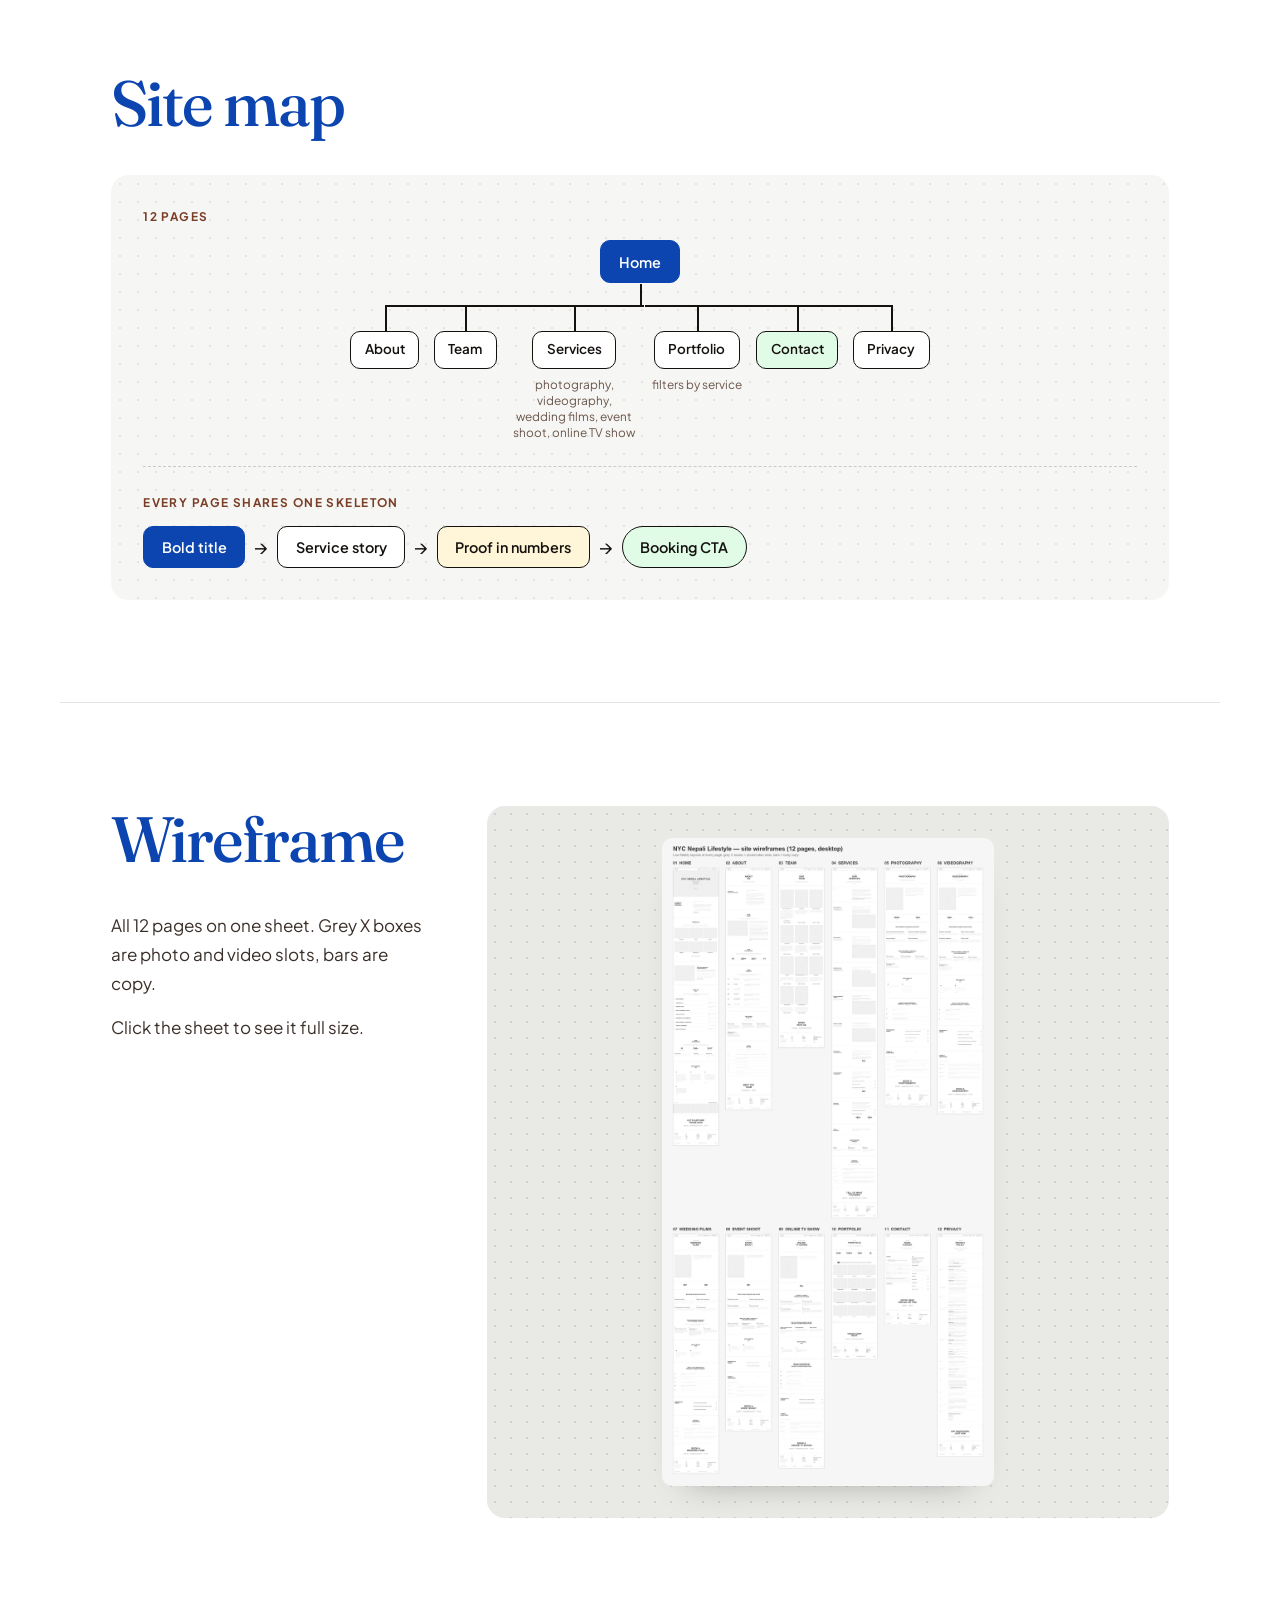
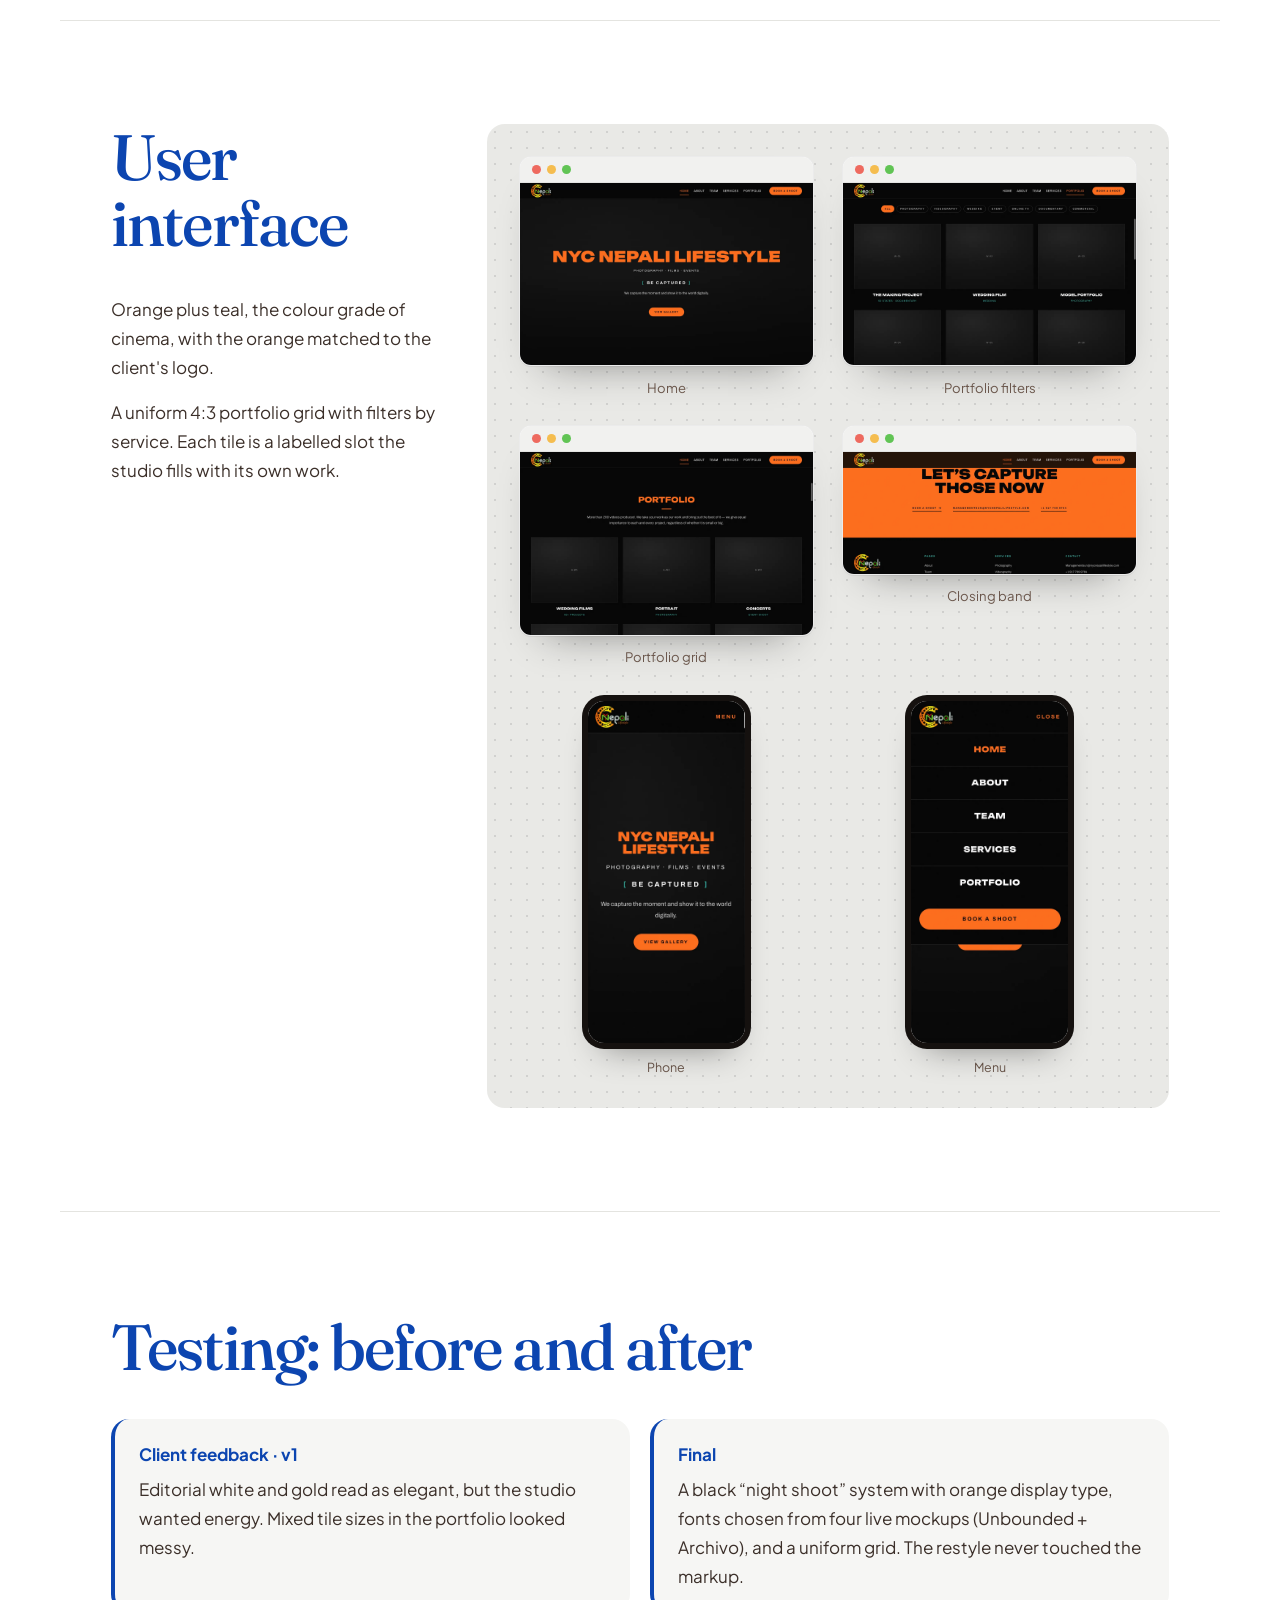
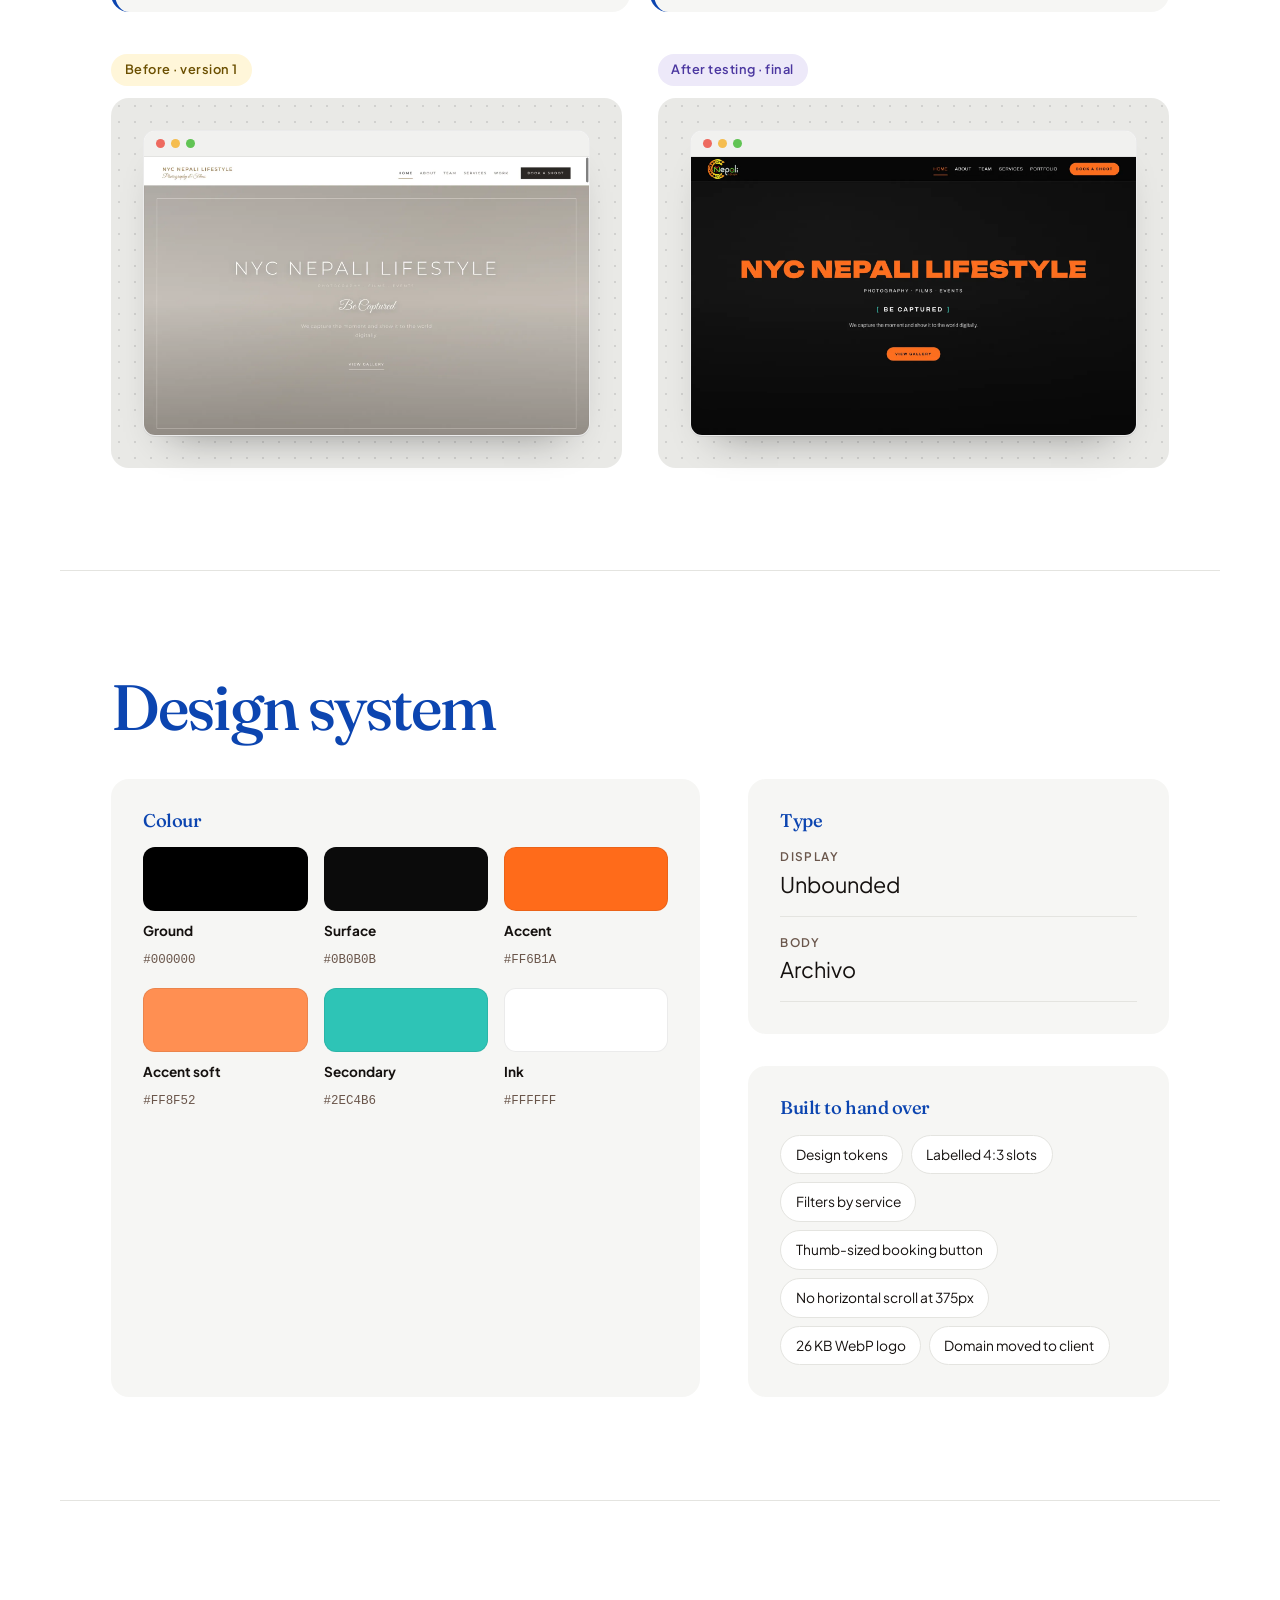
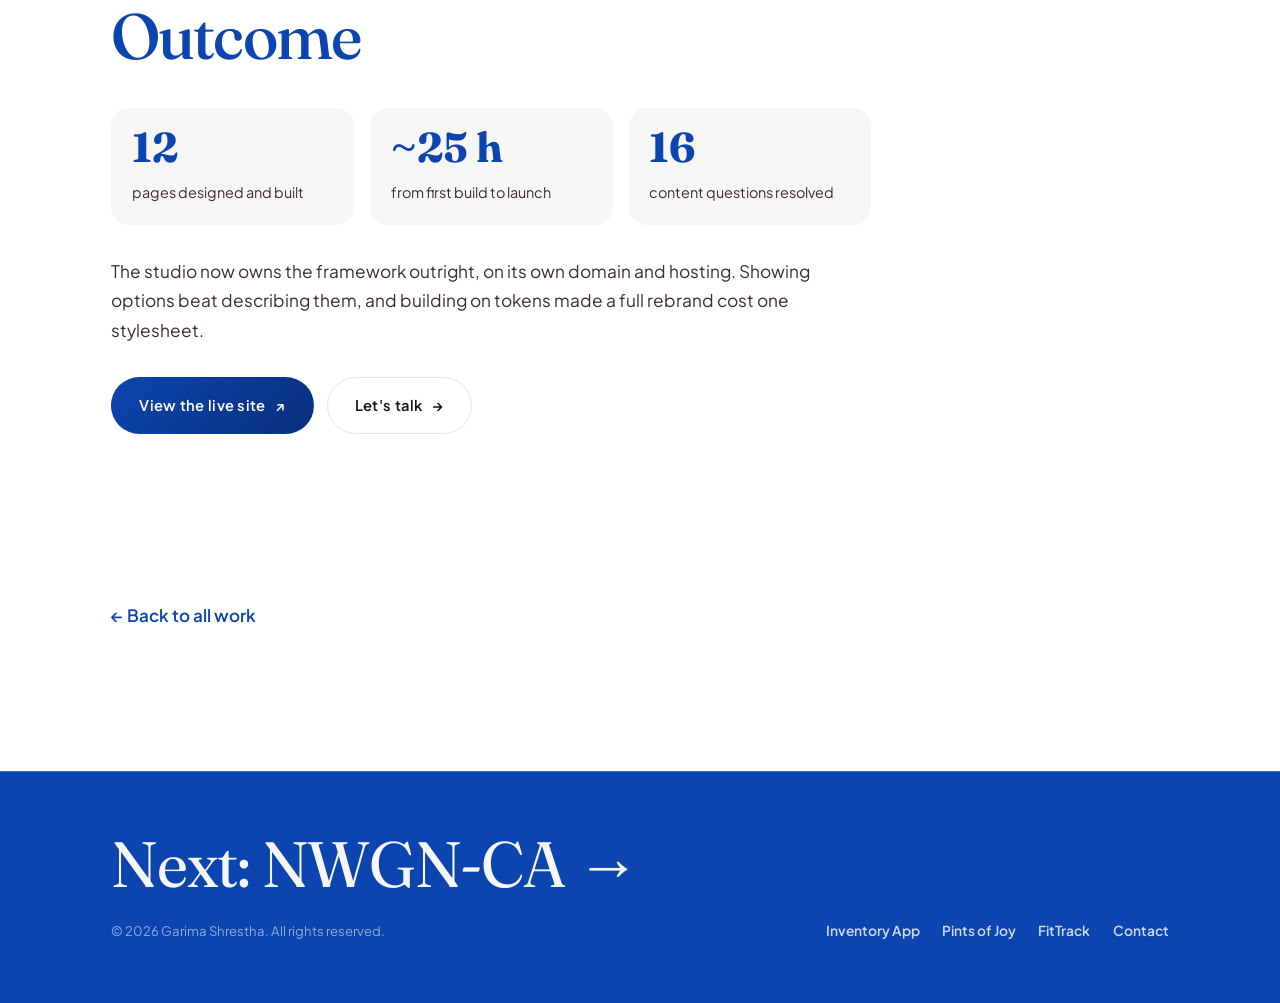
<file: nyc-lifestyle.html>
<!DOCTYPE html>
<html lang="en">
<head>
  <meta charset="UTF-8" />
  <meta name="viewport" content="width=device-width, initial-scale=1.0" />
  <title>NYC Nepali Lifestyle — Studio Website · Garima Shrestha</title>
  <meta name="description" content="Case study: I designed and built the framework for a 12-page photo &amp; film studio website in Queens, from content audit to launch, ready for the studio to fill with its own work." />
  <meta name="theme-color" content="#0C45B0" />
  <meta property="og:type" content="website" />
  <meta property="og:site_name" content="Garima Shrestha" />
  <meta property="og:title" content="NYC Nepali Lifestyle — Studio Website · Garima Shrestha" />
  <meta property="og:description" content="Case study: I designed and built the framework for a 12-page photo &amp; film studio website in Queens, from content audit to launch, ready for the studio to fill with its own work." />
  <meta name="twitter:card" content="summary" />
  <link rel="preconnect" href="https://fonts.googleapis.com" />
  <link rel="preconnect" href="https://fonts.gstatic.com" crossorigin />
  <link href="https://fonts.googleapis.com/css2?family=Fraunces:ital,opsz,wght@0,9..144,400;0,9..144,500;0,9..144,600;1,9..144,400;1,9..144,500&family=Plus+Jakarta+Sans:wght@400;500;600;700&display=swap" rel="stylesheet" />
  <link rel="stylesheet" href="styles.css?v=3" />
  <link rel="stylesheet" href="case-behance.css?v=12" />
  <link rel="icon" type="image/png" sizes="64x64" href="assets/favicon-64.png" media="(prefers-color-scheme: light)" />
  <link rel="icon" type="image/png" sizes="64x64" href="assets/favicon-64-white.png" media="(prefers-color-scheme: dark)" />
  <link rel="apple-touch-icon" href="assets/apple-touch-icon.png" />
</head>
<body>
  <a class="skip-link" href="#main">Skip to content</a>
  <header class="site-head">
    <div class="wrap nav">
      <a href="index.html" class="brand">Garima<span class="dot">.</span></a>
      <button class="nav-toggle" aria-label="Menu" aria-expanded="false">≡</button>
      <nav class="nav-links" aria-label="Primary">
        <a href="index.html">Home</a>
        <a href="work.html" aria-current="page">Works</a>
        <a href="about.html">About</a>
        <a href="contact.html">Contact</a>
      </nav>
    </div>
  </header>

  <main id="main" class="bp">

    <!-- COVER -->
    <section class="bp-cover wrap">
      <div class="bp-cover__text">
        <h1 class="cs-title reveal">NYC Nepali Lifestyle</h1>
        <p class="cs-tagline reveal" data-delay="1">The framework for a 12-page photo and film studio site in Queens, from content audit to launch, built so the studio can fill it with its own work.</p>
        <div class="snapshot reveal" data-delay="2"><div class="snapshot__cell"><div class="snapshot__k">Role</div><div class="snapshot__v">Sole Designer &amp; Developer</div></div><div class="snapshot__cell"><div class="snapshot__k">Engagement</div><div class="snapshot__v">Pro bono client project</div></div><div class="snapshot__cell"><div class="snapshot__k">Timeline</div><div class="snapshot__v">About 25 hours, Oct 2026</div></div><div class="snapshot__cell"><div class="snapshot__k">Tools</div><div class="snapshot__v">HTML, CSS, JavaScript, Vercel</div></div></div>
      </div>
      <div class="bp-cover__screens reveal" data-delay="1"><figure class="bp-fig"><div class="bp-browser"><div class="bp-browser__bar" aria-hidden="true"><i></i><i></i><i></i></div><img src="assets/nyc-home.webp?v=3" alt="Final homepage: black background, orange display type and one pill button" loading="lazy" /></div></figure><figure class="bp-phone"><div class="bp-phone__frame"><img src="assets/nyc-mobile-home.webp?v=3" alt="" loading="lazy" /></div></figure></div>
    </section>

    <!-- DESIGN THINKING -->
    <section class="bp-sec wrap">
      <h2 class="bp-h reveal">Design thinking</h2>
      <ol class="bp-steps reveal"><li><span class="bp-steps__n">1</span><b>Empathize</b><p>A busy Queens studio with 200+ videos had no website that matched its work.</p></li><li><span class="bp-steps__n">2</span><b>Define</b><p>The copy came in two briefs that contradicted each other, so I turned every conflict into 16 questions for the client.</p></li><li><span class="bp-steps__n">3</span><b>Ideate</b><p>One skeleton for all 12 pages: a bold title, the service story, proof in numbers, then a booking call to action.</p></li><li><span class="bp-steps__n">4</span><b>Prototype</b><p>Version one was editorial white and gold. The client wanted energy, so I rebuilt it as a “night shoot” system on design tokens.</p></li><li><span class="bp-steps__n">5</span><b>Test</b><p>Iterated with the client on colour, four live font pairings and the portfolio grid, and checked all 12 pages at 375px.</p></li></ol>
      <div class="bp-persona reveal">
        <div><div class="persona__name">NYC Nepali Lifestyle</div><div class="persona__role">Client · photo, film &amp; events studio, Queens</div></div>
        <p>200+ videos to its name, but no website that matched the work.</p>
        <p class="bp-persona__goal"><b>Goal:</b> a 12-page framework the studio owns and fills with its own photos and films.</p>
      </div>
    </section>

    <!-- FLOW -->
    <section class="bp-sec wrap">
      <h2 class="bp-h reveal">Site map</h2>
      <div class="bp-flow reveal" role="img" aria-label="Site map: Home leads to About, Team, Services (photography, videography, wedding films, event shoot, online TV show), Portfolio, Contact and Privacy. Every page follows bold title, service story, proof in numbers, booking call to action."><div class="bp-flow__row"><span class="bp-flow__label">12 pages</span><div class="bp-tree"><span class="bp-node bp-node--b">Home</span><ul class="bp-tree__kids"><li><span class="bp-node ">About</span></li><li><span class="bp-node ">Team</span></li><li><span class="bp-node ">Services</span><small>photography, videography, wedding films, event shoot, online TV show</small></li><li><span class="bp-node ">Portfolio</span><small>filters by service</small></li><li><span class="bp-node bp-node--g">Contact</span></li><li><span class="bp-node ">Privacy</span></li></ul></div></div><div class="bp-flow__row"><span class="bp-flow__label">Every page shares one skeleton</span><ol class="bp-path"><li><span class="bp-node bp-node--b">Bold title</span></li><li><span class="bp-node ">Service story</span></li><li><span class="bp-node bp-node--y">Proof in numbers</span></li><li><span class="bp-node bp-node--g bp-node--pill">Booking CTA</span></li></ol></div></div>
    </section>

    <!-- WIREFRAME -->
    <section class="bp-sec wrap">
      <div class="bp-split">
        <div class="bp-split__text reveal">
          <h2 class="bp-h">Wireframe</h2>
          <p>All 12 pages on one sheet. Grey X boxes are photo and video slots, bars are copy.</p><p>Click the sheet to see it full size.</p>
        </div>
        <div class="bp-canvas reveal" data-delay="1" style="max-height:80vh;overflow:auto"><div class="bp-grid bp-grid--web-1"><figure class="bp-fig"><img class="bp-sheet" src="assets/nyc-wireframes.webp" alt="Wireframes for all 12 pages" loading="lazy" /></figure></div></div>
      </div>
    </section>

    <!-- USER INTERFACE -->
    <section class="bp-sec wrap">
      <div class="bp-split">
        <div class="bp-split__text reveal">
          <h2 class="bp-h">User interface</h2>
          <p>Orange plus teal, the colour grade of cinema, with the orange matched to the client's logo.</p><p>A uniform 4:3 portfolio grid with filters by service. Each tile is a labelled slot the studio fills with its own work.</p>
        </div>
        <div class="bp-canvas reveal" data-delay="1"><div class="bp-grid bp-grid--web"><figure class="bp-fig"><div class="bp-browser"><div class="bp-browser__bar" aria-hidden="true"><i></i><i></i><i></i></div><img src="assets/nyc-home.webp?v=3" alt="Homepage" loading="lazy" /></div><figcaption>Home</figcaption></figure><figure class="bp-fig"><div class="bp-browser"><div class="bp-browser__bar" aria-hidden="true"><i></i><i></i><i></i></div><img src="assets/nyc-portfolio-page.webp?v=3" alt="Portfolio page with pill filters" loading="lazy" /></div><figcaption>Portfolio filters</figcaption></figure><figure class="bp-fig"><div class="bp-browser"><div class="bp-browser__bar" aria-hidden="true"><i></i><i></i><i></i></div><img src="assets/nyc-portfolio.webp?v=3" alt="Uniform 4:3 portfolio slots" loading="lazy" /></div><figcaption>Portfolio grid</figcaption></figure><figure class="bp-fig"><div class="bp-browser"><div class="bp-browser__bar" aria-hidden="true"><i></i><i></i><i></i></div><img src="assets/nyc-closing.webp?v=3" alt="Orange closing band with booking links" loading="lazy" /></div><figcaption>Closing band</figcaption></figure><figure class="bp-phone"><div class="bp-phone__frame"><img src="assets/nyc-mobile-home.webp?v=3" alt="Homepage on a phone" loading="lazy" /></div><figcaption>Phone</figcaption></figure><figure class="bp-phone"><div class="bp-phone__frame"><img src="assets/nyc-mobile-menu.webp?v=3" alt="Full-screen mobile menu" loading="lazy" /></div><figcaption>Menu</figcaption></figure></div></div>
      </div>
    </section>

    <!-- TESTING -->
    <section class="bp-sec wrap">
      <h2 class="bp-h reveal">Testing: before and after</h2>
      <div class="bp-rounds reveal"><div class="bp-round"><b>Client feedback · v1</b><p>Editorial white and gold read as elegant, but the studio wanted energy. Mixed tile sizes in the portfolio looked messy.</p></div><div class="bp-round"><b>Final</b><p>A black “night shoot” system with orange display type, fonts chosen from four live mockups (Unbounded + Archivo), and a uniform grid. The restyle never touched the markup.</p></div></div>
      <div class="bp-ba reveal"><div class="bp-ba__row"><span class="bp-ba__tag bp-ba__tag--before">Before · version 1</span><div class="bp-canvas"><div class="bp-grid bp-grid--web-1"><figure class="bp-fig"><div class="bp-browser"><div class="bp-browser__bar" aria-hidden="true"><i></i><i></i><i></i></div><img src="assets/nyc-v1-home.webp?v=3" alt="Version one homepage in white and beige" loading="lazy" /></div></figure></div></div></div><div class="bp-ba__row"><span class="bp-ba__tag bp-ba__tag--after">After testing · final</span><div class="bp-canvas"><div class="bp-grid bp-grid--web-1"><figure class="bp-fig"><div class="bp-browser"><div class="bp-browser__bar" aria-hidden="true"><i></i><i></i><i></i></div><img src="assets/nyc-home.webp?v=3" alt="Final homepage in black and orange" loading="lazy" /></div></figure></div></div></div></div>
    </section>

    <!-- DESIGN SYSTEM -->
    <section class="bp-sec wrap">
      <h2 class="bp-h reveal">Design system</h2>
      <div class="bp-ds reveal">
        <div class="bp-ds__stack"><div class="bp-ds__block"><h3>Colour</h3><ul class="bp-swatches"><li><i style="background:#000000"></i><b>Ground</b><span>#000000</span></li><li><i style="background:#0B0B0B"></i><b>Surface</b><span>#0B0B0B</span></li><li><i style="background:#FF6B1A"></i><b>Accent</b><span>#FF6B1A</span></li><li><i style="background:#FF8F52"></i><b>Accent soft</b><span>#FF8F52</span></li><li><i style="background:#2EC4B6"></i><b>Secondary</b><span>#2EC4B6</span></li><li><i style="background:#FFFFFF"></i><b>Ink</b><span>#FFFFFF</span></li></ul></div></div>
        <div class="bp-ds__stack"><div class="bp-ds__block"><h3>Type</h3><div class="bp-type"><div><b>Display</b><span>Unbounded</span></div><div><b>Body</b><span>Archivo</span></div></div></div><div class="bp-ds__block"><h3>Built to hand over</h3><ul class="bp-chips"><li>Design tokens</li><li>Labelled 4:3 slots</li><li>Filters by service</li><li>Thumb-sized booking button</li><li>No horizontal scroll at 375px</li><li>26 KB WebP logo</li><li>Domain moved to client</li></ul></div></div>
      </div>
    </section>

    <!-- OUTCOME -->
    <section class="bp-sec wrap">
      <div class="bp-outcome reveal">
        <h2 class="bp-h">Outcome</h2>
        <div class="bp-stats"><div class="bp-stat"><b>12</b><span>pages designed and built</span></div><div class="bp-stat"><b>~25 h</b><span>from first build to launch</span></div><div class="bp-stat"><b>16</b><span>content questions resolved</span></div></div>
        <p>The studio now owns the framework outright, on its own domain and hosting. Showing options beat describing them, and building on tokens made a full rebrand cost one stylesheet.</p>
        <div class="bp-outcome__ctas"><a href="https://nycnepalilifestyle.com" class="btn" target="_blank" rel="noopener">View the live site <span class="arrow">↗</span></a><a href="contact.html" class="btn btn--ghost">Let's talk <span class="arrow">→</span></a></div>
      </div>
    </section>

    <section class="section--tight wrap reveal">
      <a href="work.html" class="link-underline">← Back to all work</a>
    </section>
  </main>

  <footer class="site-foot">
    <div class="wrap foot-grid">
      <div>
        <a class="foot-big foot-next" href="nwgnca.html">Next: NWGN-CA <span aria-hidden="true">→</span></a>
        <div class="foot-meta" style="margin-top:1.5rem;">© 2026 Garima Shrestha. All rights reserved.</div>
      </div>
      <div class="foot-links">
        <a href="inventory-app.html" class="link-underline">Inventory App</a>
        <a href="pints-of-joy.html" class="link-underline">Pints of Joy</a>
        <a href="fittrack.html" class="link-underline">FitTrack</a>
        <a href="contact.html" class="link-underline">Contact</a>
      </div>
    </div>
  </footer>

  <script src="main.js?v=3"></script>
  <script src="zoom.js" defer></script>
  <script src="assistant.js?v=3" defer></script>
</body>
</html>
</file>
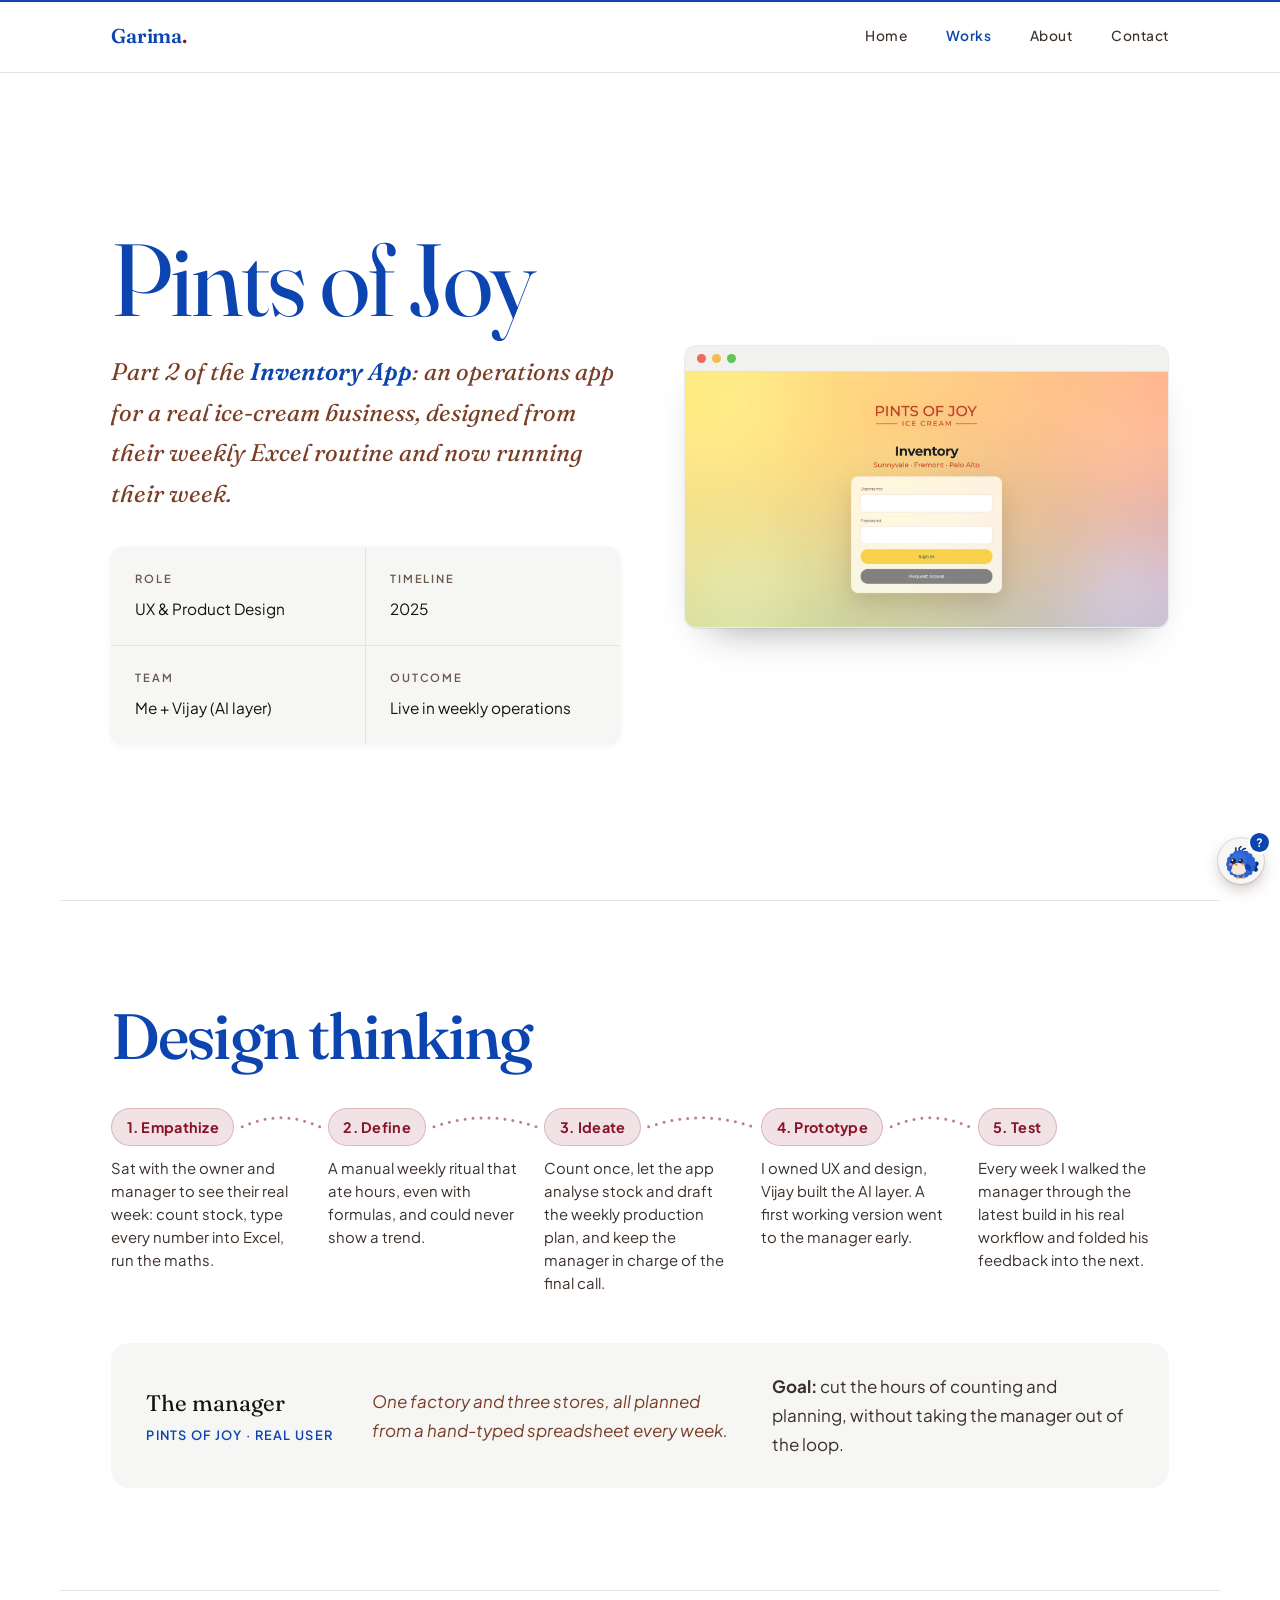
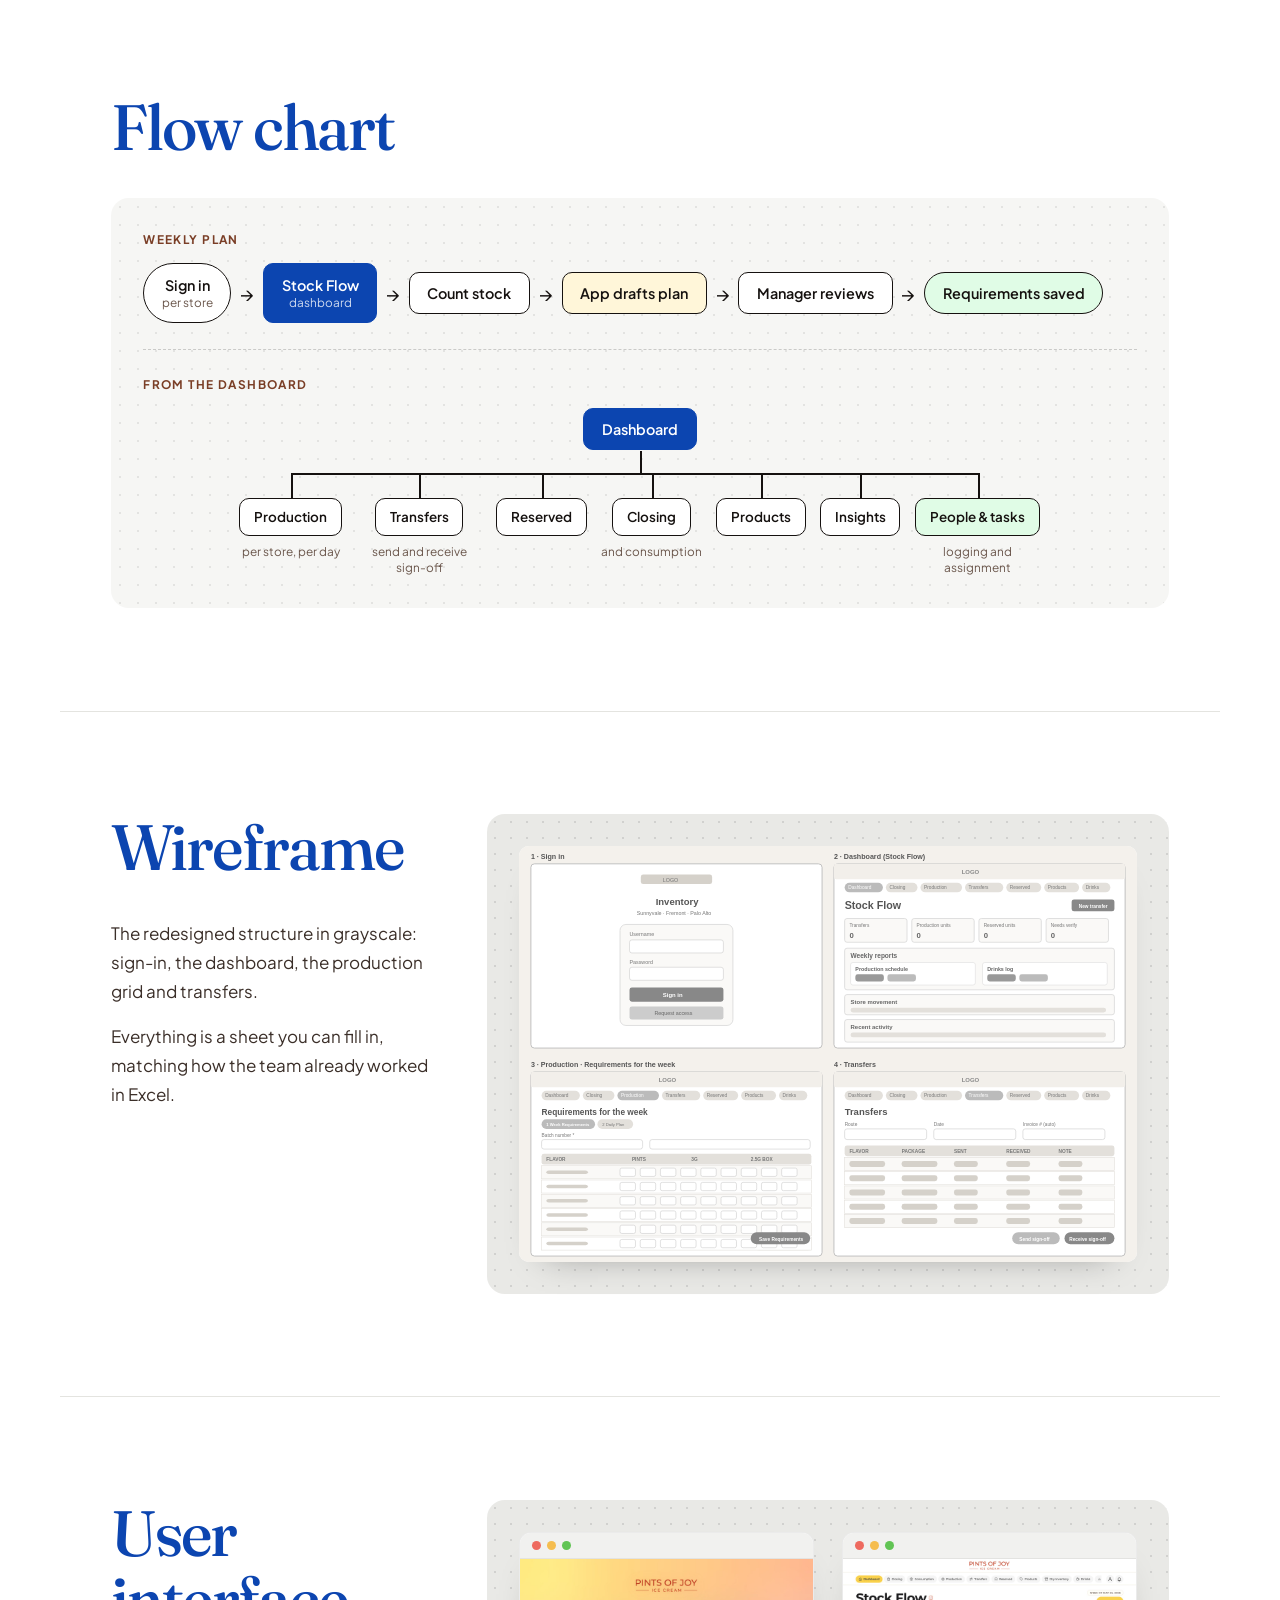
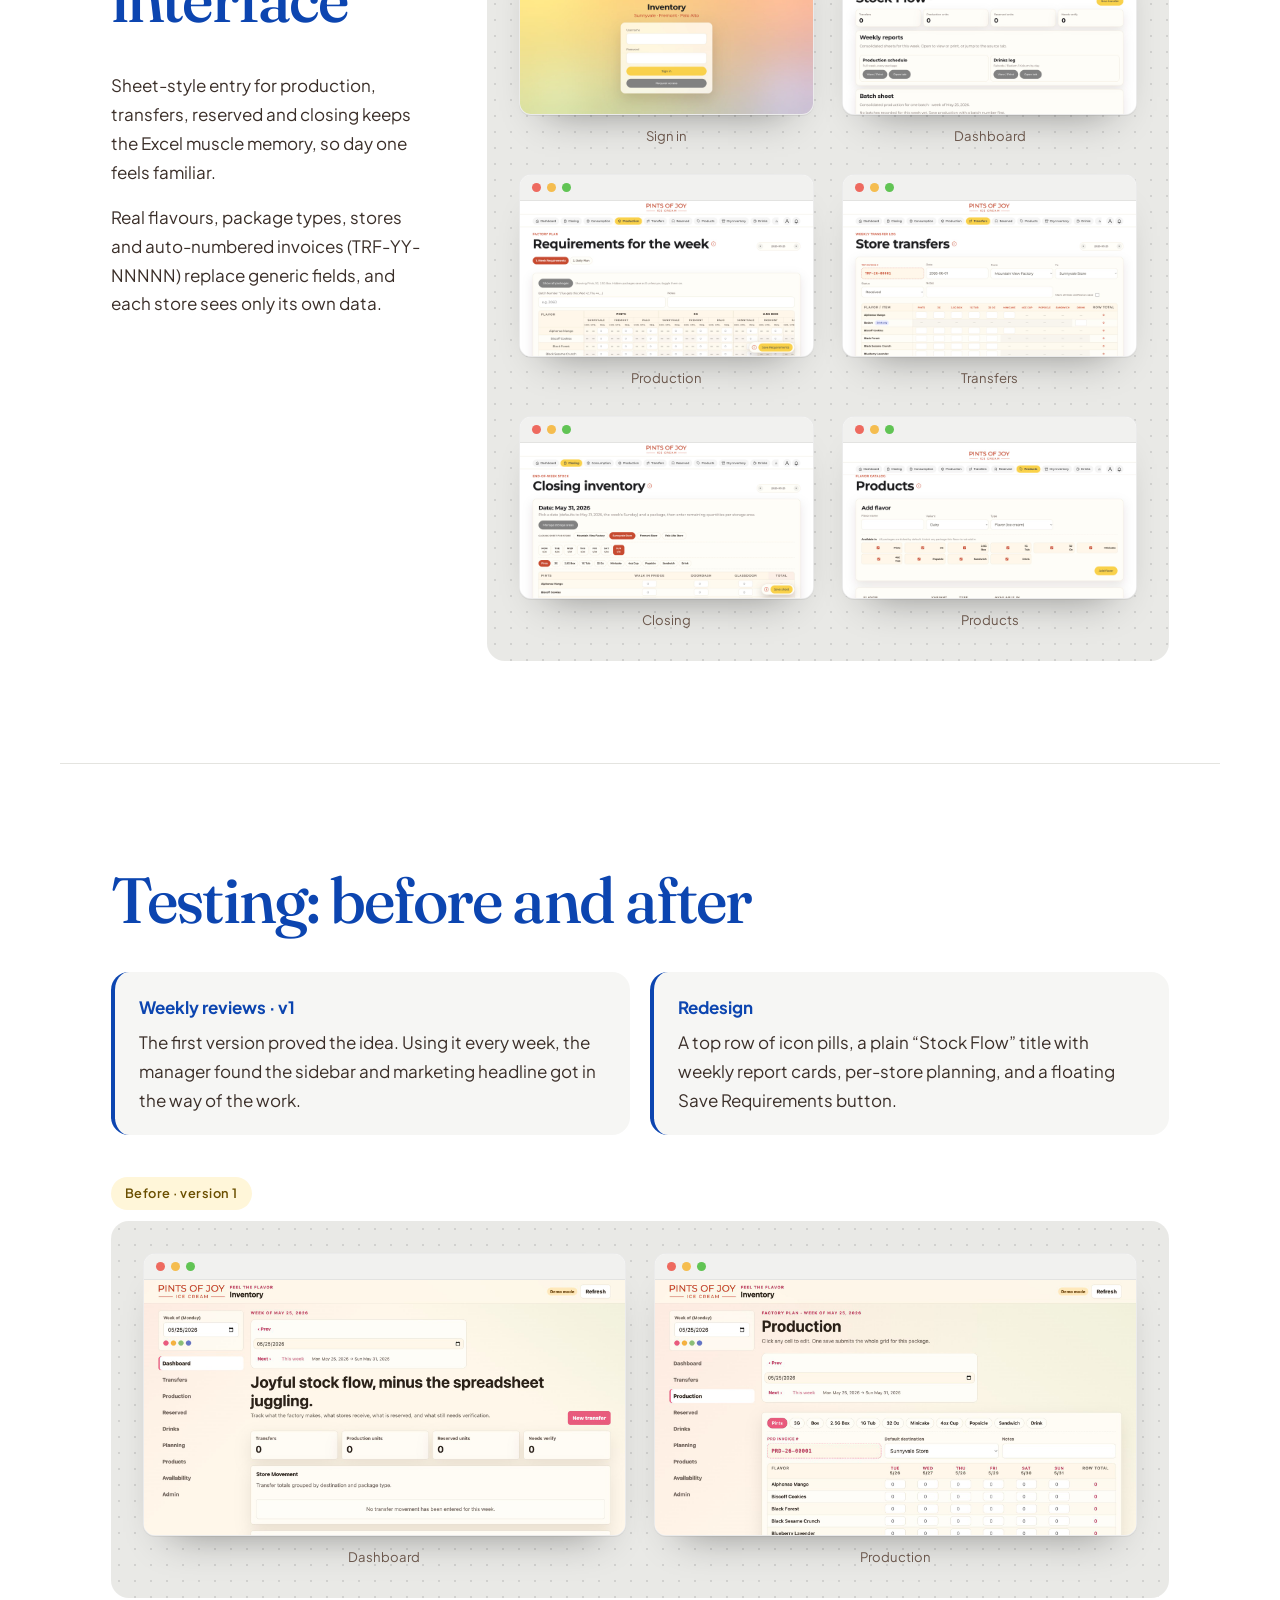
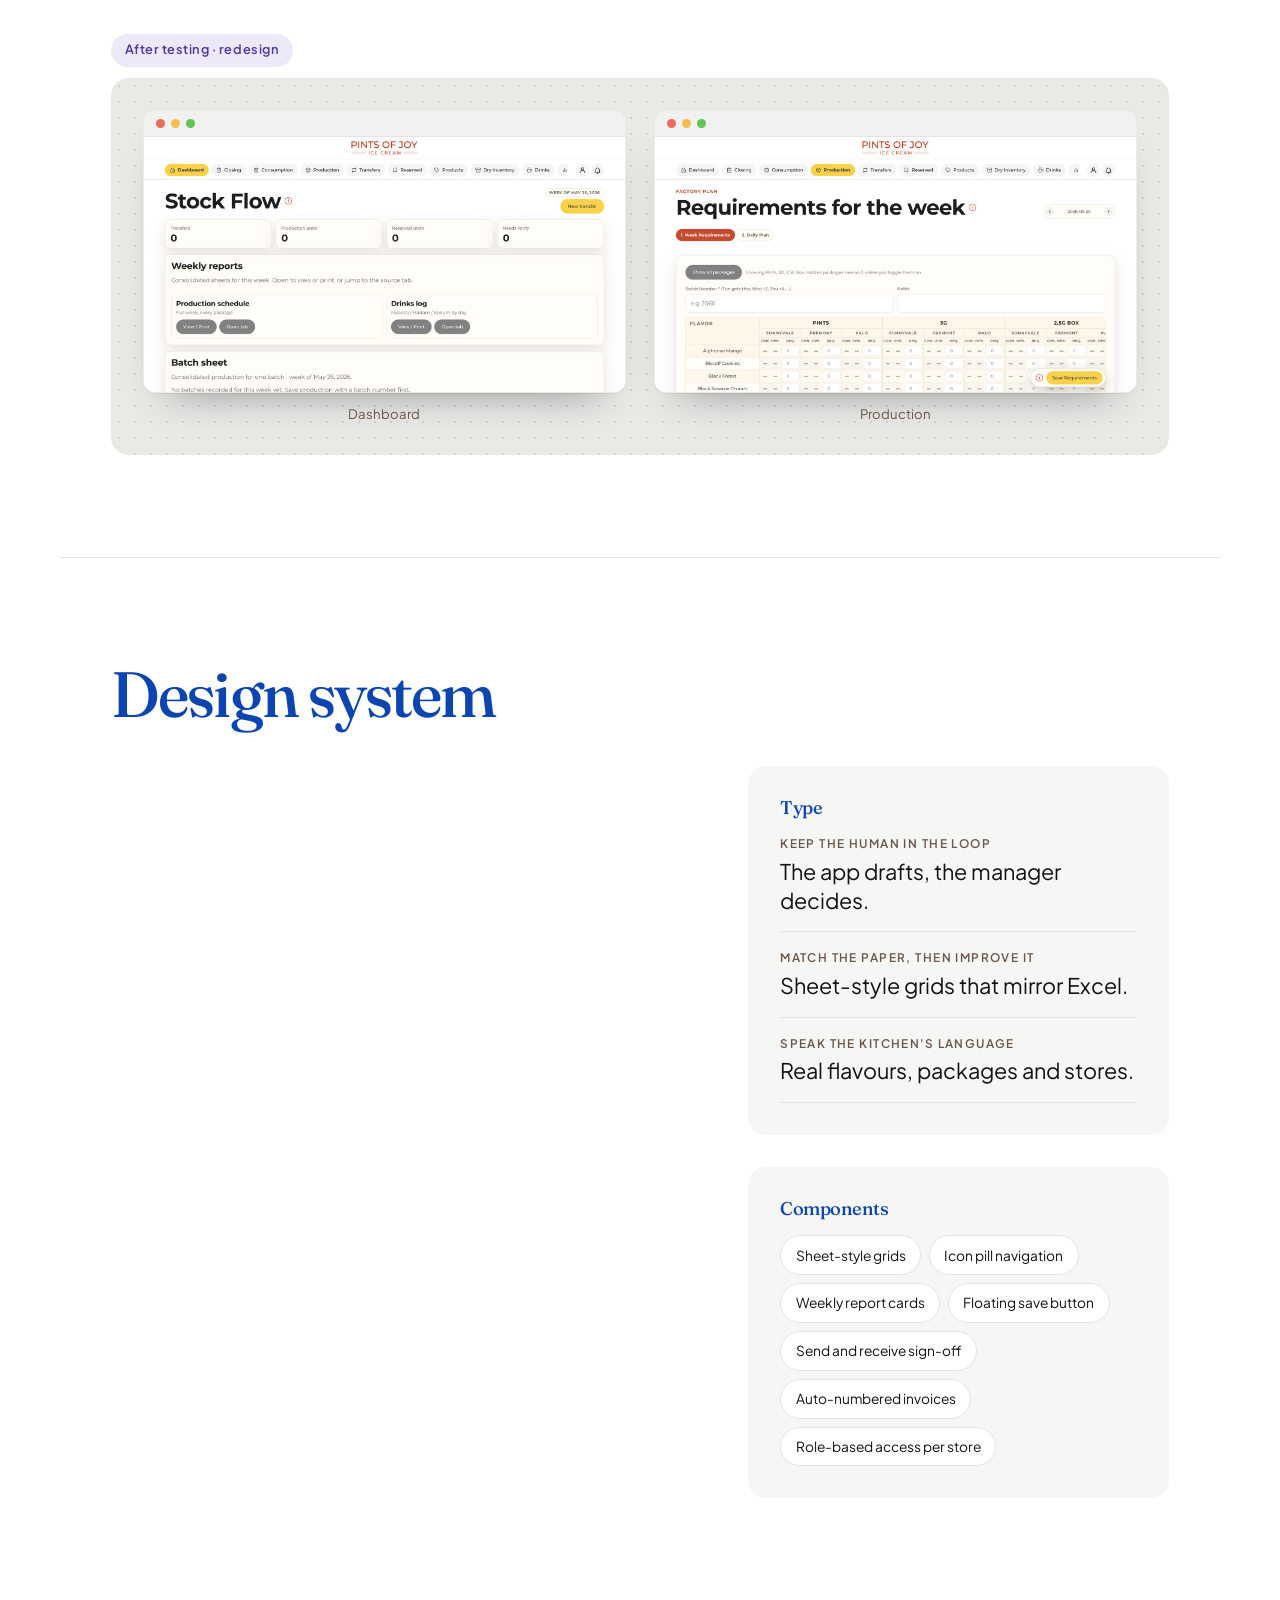
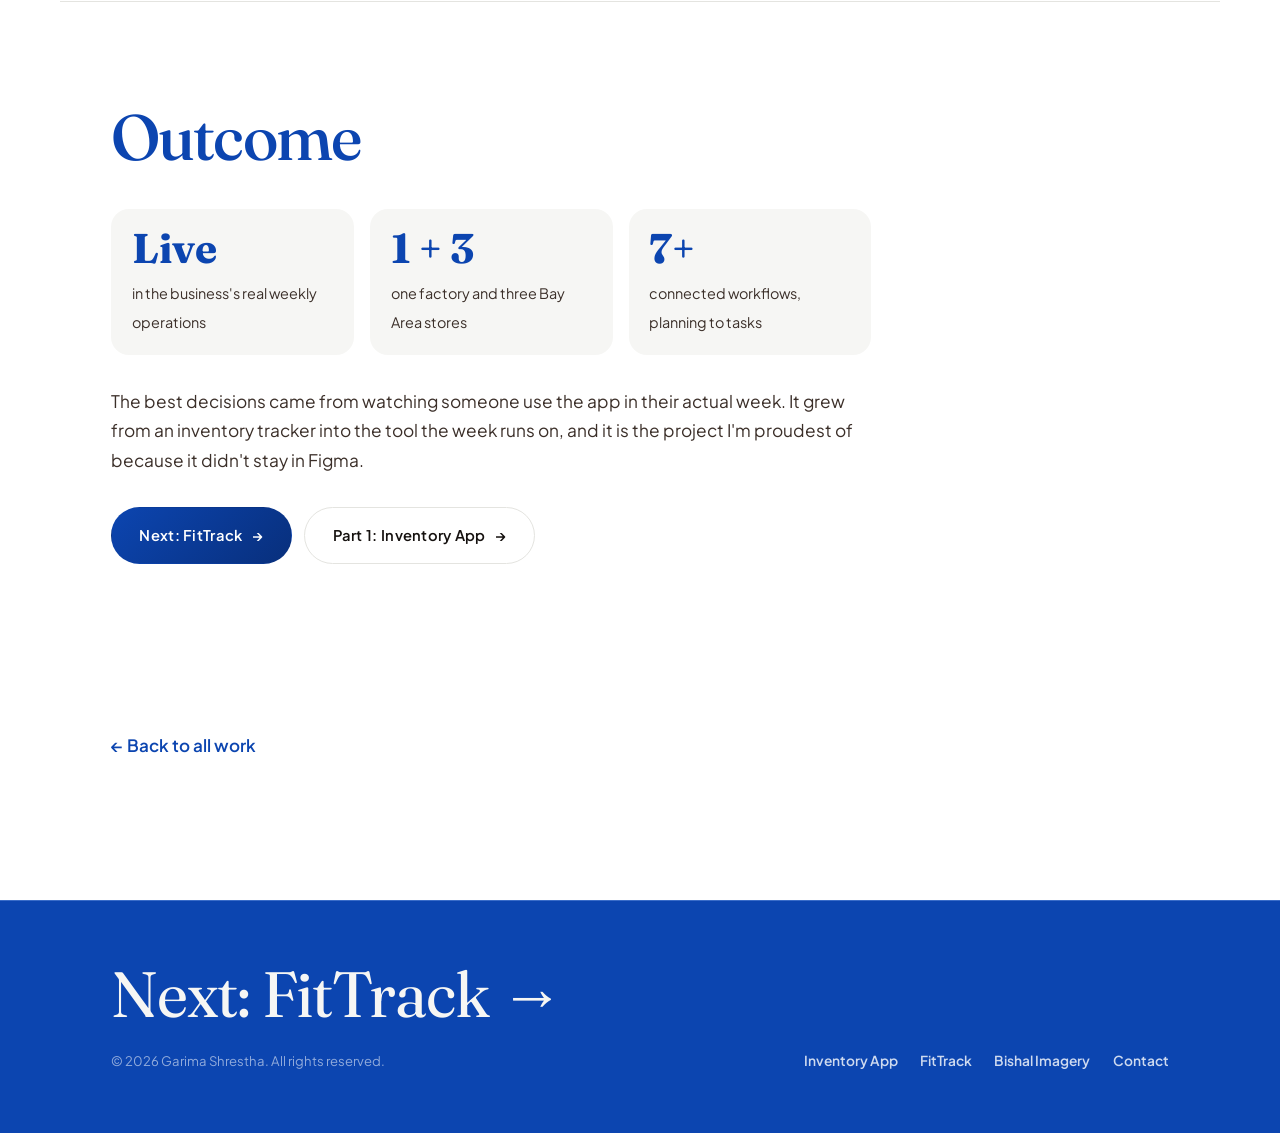
<file: pints-of-joy.html>
<!DOCTYPE html>
<html lang="en">
<head>
  <meta charset="UTF-8" />
  <meta name="viewport" content="width=device-width, initial-scale=1.0" />
  <title>Pints of Joy — Real Inventory App · Garima Shrestha</title>
  <meta name="description" content="Part 2 of 2: a web app designed for a real ice-cream business, replacing their weekly Excel routine. Research, wireframes, prototypes and a live product." />
  <meta name="theme-color" content="#0C45B0" />
  <meta property="og:type" content="website" />
  <meta property="og:site_name" content="Garima Shrestha" />
  <meta property="og:title" content="Pints of Joy — Real Inventory App · Garima Shrestha" />
  <meta property="og:description" content="Part 2 of 2: a web app designed for a real ice-cream business, replacing their weekly Excel routine. Research, wireframes, prototypes and a live product." />
  <meta name="twitter:card" content="summary" />
  <link rel="preconnect" href="https://fonts.googleapis.com" />
  <link rel="preconnect" href="https://fonts.gstatic.com" crossorigin />
  <link href="https://fonts.googleapis.com/css2?family=Fraunces:ital,opsz,wght@0,9..144,400;0,9..144,500;0,9..144,600;1,9..144,400;1,9..144,500&family=Plus+Jakarta+Sans:wght@400;500;600;700&display=swap" rel="stylesheet" />
  <link rel="stylesheet" href="styles.css?v=3" />
  <link rel="stylesheet" href="case-behance.css?v=12" />
  <link rel="icon" type="image/png" sizes="64x64" href="assets/favicon-64.png" media="(prefers-color-scheme: light)" />
  <link rel="icon" type="image/png" sizes="64x64" href="assets/favicon-64-white.png" media="(prefers-color-scheme: dark)" />
  <link rel="apple-touch-icon" href="assets/apple-touch-icon.png" />
</head>
<body>
  <a class="skip-link" href="#main">Skip to content</a>
  <header class="site-head">
    <div class="wrap nav">
      <a href="index.html" class="brand">Garima<span class="dot">.</span></a>
      <button class="nav-toggle" aria-label="Menu" aria-expanded="false">≡</button>
      <nav class="nav-links" aria-label="Primary">
        <a href="index.html">Home</a>
        <a href="work.html" aria-current="page">Works</a>
        <a href="about.html">About</a>
        <a href="contact.html">Contact</a>
      </nav>
    </div>
  </header>

  <main id="main" class="bp">

    <!-- COVER -->
    <section class="bp-cover wrap">
      <div class="bp-cover__text">
        <h1 class="cs-title reveal">Pints of Joy</h1>
        <p class="cs-tagline reveal" data-delay="1">Part 2 of the <a href="inventory-app.html" class="link-underline">Inventory App</a>: an operations app for a real ice-cream business, designed from their weekly Excel routine and now running their week.</p>
        <div class="snapshot reveal" data-delay="2"><div class="snapshot__cell"><div class="snapshot__k">Role</div><div class="snapshot__v">UX &amp; Product Design</div></div><div class="snapshot__cell"><div class="snapshot__k">Timeline</div><div class="snapshot__v">2025</div></div><div class="snapshot__cell"><div class="snapshot__k">Team</div><div class="snapshot__v">Me + Vijay (AI layer)</div></div><div class="snapshot__cell"><div class="snapshot__k">Outcome</div><div class="snapshot__v">Live in weekly operations</div></div></div>
      </div>
      <div class="bp-cover__screens bp-cover__screens--solo reveal" data-delay="1"><figure class="bp-fig"><div class="bp-browser"><div class="bp-browser__bar" aria-hidden="true"><i></i><i></i><i></i></div><img src="assets/pints-top-signin.jpg?v=3" alt="The Pints of Joy inventory sign-in for the Sunnyvale, Fremont and Palo Alto stores" loading="lazy" /></div></figure></div>
    </section>

    <!-- DESIGN THINKING -->
    <section class="bp-sec wrap">
      <h2 class="bp-h reveal">Design thinking</h2>
      <ol class="bp-steps reveal"><li><span class="bp-steps__n">1</span><b>Empathize</b><p>Sat with the owner and manager to see their real week: count stock, type every number into Excel, run the maths.</p></li><li><span class="bp-steps__n">2</span><b>Define</b><p>A manual weekly ritual that ate hours, even with formulas, and could never show a trend.</p></li><li><span class="bp-steps__n">3</span><b>Ideate</b><p>Count once, let the app analyse stock and draft the weekly production plan, and keep the manager in charge of the final call.</p></li><li><span class="bp-steps__n">4</span><b>Prototype</b><p>I owned UX and design, Vijay built the AI layer. A first working version went to the manager early.</p></li><li><span class="bp-steps__n">5</span><b>Test</b><p>Every week I walked the manager through the latest build in his real workflow and folded his feedback into the next.</p></li></ol>
      <div class="bp-persona reveal">
        <div><div class="persona__name">The manager</div><div class="persona__role">Pints of Joy · real user</div></div>
        <p>One factory and three stores, all planned from a hand-typed spreadsheet every week.</p>
        <p class="bp-persona__goal"><b>Goal:</b> cut the hours of counting and planning, without taking the manager out of the loop.</p>
      </div>
    </section>

    <!-- FLOW -->
    <section class="bp-sec wrap">
      <h2 class="bp-h reveal">Flow chart</h2>
      <div class="bp-flow reveal" role="img" aria-label="Flow: sign in per store, open the Stock Flow dashboard, count stock, the app drafts the plan, the manager reviews it and saves requirements. The dashboard also leads to production, transfers, reserved, closing, products, insights and people and tasks."><div class="bp-flow__row"><span class="bp-flow__label">Weekly plan</span><ol class="bp-path"><li><span class="bp-node bp-node--pill">Sign in<small>per store</small></span></li><li><span class="bp-node bp-node--b">Stock Flow<small>dashboard</small></span></li><li><span class="bp-node ">Count stock</span></li><li><span class="bp-node bp-node--y">App drafts plan</span></li><li><span class="bp-node ">Manager reviews</span></li><li><span class="bp-node bp-node--g bp-node--pill">Requirements saved</span></li></ol></div><div class="bp-flow__row"><span class="bp-flow__label">From the dashboard</span><div class="bp-tree"><span class="bp-node bp-node--b">Dashboard</span><ul class="bp-tree__kids"><li><span class="bp-node ">Production</span><small>per store, per day</small></li><li><span class="bp-node ">Transfers</span><small>send and receive sign-off</small></li><li><span class="bp-node ">Reserved</span></li><li><span class="bp-node ">Closing</span><small>and consumption</small></li><li><span class="bp-node ">Products</span></li><li><span class="bp-node ">Insights</span></li><li><span class="bp-node bp-node--g">People &amp; tasks</span><small>logging and assignment</small></li></ul></div></div></div>
    </section>

    <!-- WIREFRAME -->
    <section class="bp-sec wrap">
      <div class="bp-split">
        <div class="bp-split__text reveal">
          <h2 class="bp-h">Wireframe</h2>
          <p>The redesigned structure in grayscale: sign-in, the dashboard, the production grid and transfers.</p><p>Everything is a sheet you can fill in, matching how the team already worked in Excel.</p>
        </div>
        <div class="bp-canvas reveal" data-delay="1"><div class="bp-grid bp-grid--web-1"><figure class="bp-fig"><img class="bp-sheet" src="assets/pints-wireframes-v2.svg" alt="Low-fidelity wireframes of sign-in, dashboard, production and transfers" loading="lazy" /></figure></div></div>
      </div>
    </section>

    <!-- USER INTERFACE -->
    <section class="bp-sec wrap">
      <div class="bp-split">
        <div class="bp-split__text reveal">
          <h2 class="bp-h">User interface</h2>
          <p>Sheet-style entry for production, transfers, reserved and closing keeps the Excel muscle memory, so day one feels familiar.</p><p>Real flavours, package types, stores and auto-numbered invoices (TRF-YY-NNNNN) replace generic fields, and each store sees only its own data.</p>
        </div>
        <div class="bp-canvas reveal" data-delay="1"><div class="bp-grid bp-grid--web"><figure class="bp-fig"><div class="bp-browser"><div class="bp-browser__bar" aria-hidden="true"><i></i><i></i><i></i></div><img src="assets/pints-top-signin.jpg?v=3" alt="Sign-in with one path in for each store" loading="lazy" /></div><figcaption>Sign in</figcaption></figure><figure class="bp-fig"><div class="bp-browser"><div class="bp-browser__bar" aria-hidden="true"><i></i><i></i><i></i></div><img src="assets/pints-top-dashboard.jpg?v=3" alt="Stock Flow dashboard" loading="lazy" /></div><figcaption>Dashboard</figcaption></figure><figure class="bp-fig"><div class="bp-browser"><div class="bp-browser__bar" aria-hidden="true"><i></i><i></i><i></i></div><img src="assets/pints-top-production.jpg?v=3" alt="Production grid planned per store" loading="lazy" /></div><figcaption>Production</figcaption></figure><figure class="bp-fig"><div class="bp-browser"><div class="bp-browser__bar" aria-hidden="true"><i></i><i></i><i></i></div><img src="assets/pints-top-transfers.jpg?v=3" alt="Transfers with send and receive sign-off" loading="lazy" /></div><figcaption>Transfers</figcaption></figure><figure class="bp-fig"><div class="bp-browser"><div class="bp-browser__bar" aria-hidden="true"><i></i><i></i><i></i></div><img src="assets/pints-top-closing.jpg?v=3" alt="Closing counts per store and area" loading="lazy" /></div><figcaption>Closing</figcaption></figure><figure class="bp-fig"><div class="bp-browser"><div class="bp-browser__bar" aria-hidden="true"><i></i><i></i><i></i></div><img src="assets/pints-top-products.jpg?v=3" alt="Products page for adding flavours" loading="lazy" /></div><figcaption>Products</figcaption></figure></div></div>
      </div>
    </section>

    <!-- TESTING -->
    <section class="bp-sec wrap">
      <h2 class="bp-h reveal">Testing: before and after</h2>
      <div class="bp-rounds reveal"><div class="bp-round"><b>Weekly reviews · v1</b><p>The first version proved the idea. Using it every week, the manager found the sidebar and marketing headline got in the way of the work.</p></div><div class="bp-round"><b>Redesign</b><p>A top row of icon pills, a plain “Stock Flow” title with weekly report cards, per-store planning, and a floating Save Requirements button.</p></div></div>
      <div class="bp-ba reveal"><div class="bp-ba__row"><span class="bp-ba__tag bp-ba__tag--before">Before · version 1</span><div class="bp-canvas"><div class="bp-grid bp-grid--web"><figure class="bp-fig"><div class="bp-browser"><div class="bp-browser__bar" aria-hidden="true"><i></i><i></i><i></i></div><img src="assets/pints-top-old-dashboard.jpg?v=3" alt="Version 1 dashboard with a side menu and marketing headline" loading="lazy" /></div><figcaption>Dashboard</figcaption></figure><figure class="bp-fig"><div class="bp-browser"><div class="bp-browser__bar" aria-hidden="true"><i></i><i></i><i></i></div><img src="assets/pints-top-old-production.jpg?v=3" alt="Version 1 production screen" loading="lazy" /></div><figcaption>Production</figcaption></figure></div></div></div><div class="bp-ba__row"><span class="bp-ba__tag bp-ba__tag--after">After testing · redesign</span><div class="bp-canvas"><div class="bp-grid bp-grid--web"><figure class="bp-fig"><div class="bp-browser"><div class="bp-browser__bar" aria-hidden="true"><i></i><i></i><i></i></div><img src="assets/pints-top-dashboard.jpg?v=3" alt="Redesigned dashboard with icon menu and report cards" loading="lazy" /></div><figcaption>Dashboard</figcaption></figure><figure class="bp-fig"><div class="bp-browser"><div class="bp-browser__bar" aria-hidden="true"><i></i><i></i><i></i></div><img src="assets/pints-top-production.jpg?v=3" alt="Redesigned per-store production grid" loading="lazy" /></div><figcaption>Production</figcaption></figure></div></div></div></div>
    </section>

    <!-- DESIGN SYSTEM -->
    <section class="bp-sec wrap">
      <h2 class="bp-h reveal">Design system</h2>
      <div class="bp-ds reveal">
        <div class="bp-ds__stack"></div>
        <div class="bp-ds__stack"><div class="bp-ds__block"><h3>Type</h3><div class="bp-type"><div><b>Keep the human in the loop</b><span>The app drafts, the manager decides.</span></div><div><b>Match the paper, then improve it</b><span>Sheet-style grids that mirror Excel.</span></div><div><b>Speak the kitchen's language</b><span>Real flavours, packages and stores.</span></div></div></div><div class="bp-ds__block"><h3>Components</h3><ul class="bp-chips"><li>Sheet-style grids</li><li>Icon pill navigation</li><li>Weekly report cards</li><li>Floating save button</li><li>Send and receive sign-off</li><li>Auto-numbered invoices</li><li>Role-based access per store</li></ul></div></div>
      </div>
    </section>

    <!-- OUTCOME -->
    <section class="bp-sec wrap">
      <div class="bp-outcome reveal">
        <h2 class="bp-h">Outcome</h2>
        <div class="bp-stats"><div class="bp-stat"><b>Live</b><span>in the business's real weekly operations</span></div><div class="bp-stat"><b>1 + 3</b><span>one factory and three Bay Area stores</span></div><div class="bp-stat"><b>7+</b><span>connected workflows, planning to tasks</span></div></div>
        <p>The best decisions came from watching someone use the app in their actual week. It grew from an inventory tracker into the tool the week runs on, and it is the project I'm proudest of because it didn't stay in Figma.</p>
        <div class="bp-outcome__ctas"><a href="fittrack.html" class="btn">Next: FitTrack <span class="arrow">→</span></a><a href="inventory-app.html" class="btn btn--ghost">Part 1: Inventory App <span class="arrow">→</span></a></div>
      </div>
    </section>

    <section class="section--tight wrap reveal">
      <a href="work.html" class="link-underline">← Back to all work</a>
    </section>
  </main>

  <footer class="site-foot">
    <div class="wrap foot-grid">
      <div>
        <a class="foot-big foot-next" href="fittrack.html">Next: FitTrack <span aria-hidden="true">→</span></a>
        <div class="foot-meta" style="margin-top:1.5rem;">© 2026 Garima Shrestha. All rights reserved.</div>
      </div>
      <div class="foot-links">
        <a href="inventory-app.html" class="link-underline">Inventory App</a>
        <a href="fittrack.html" class="link-underline">FitTrack</a>
        <a href="bishal.html" class="link-underline">Bishal Imagery</a>
        <a href="contact.html" class="link-underline">Contact</a>
      </div>
    </div>
  </footer>

  <script src="main.js?v=3"></script>
  <script src="zoom.js" defer></script>
  <script src="assistant.js?v=3" defer></script>
</body>
</html>
</file>
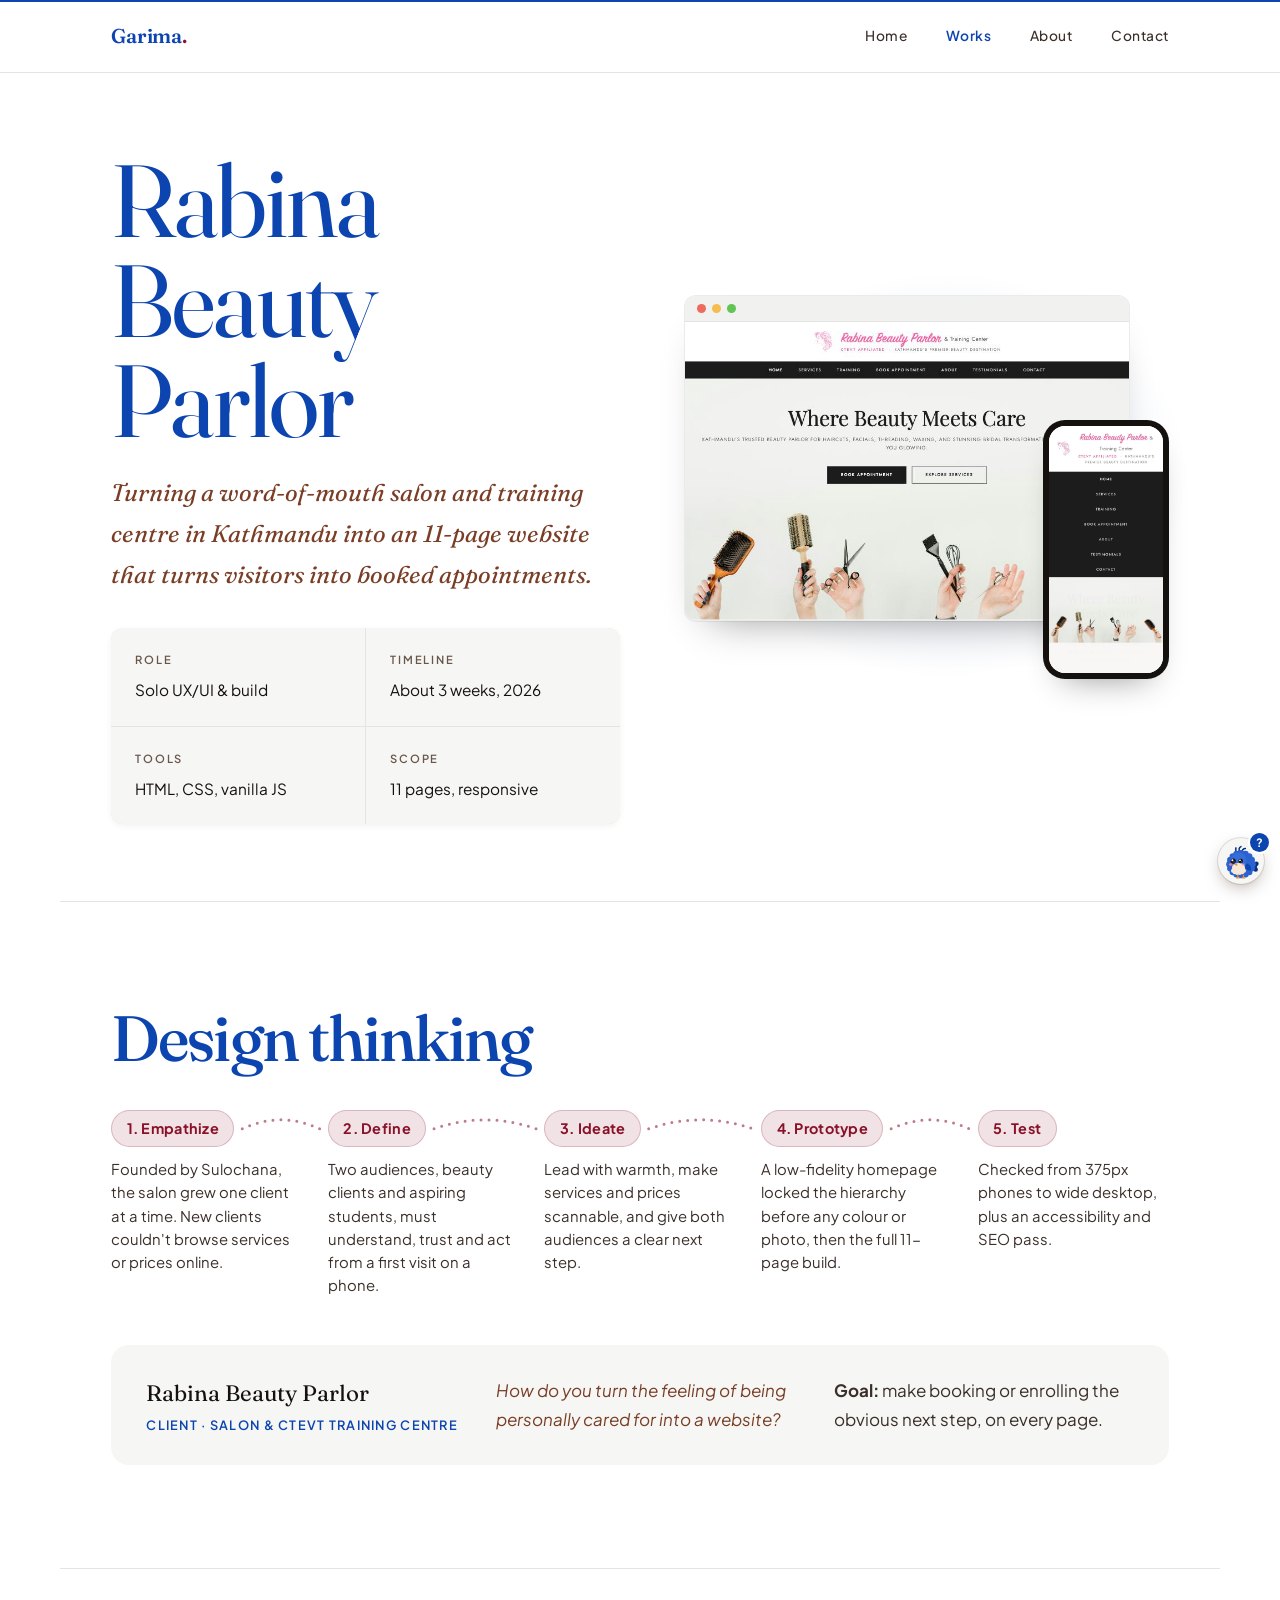
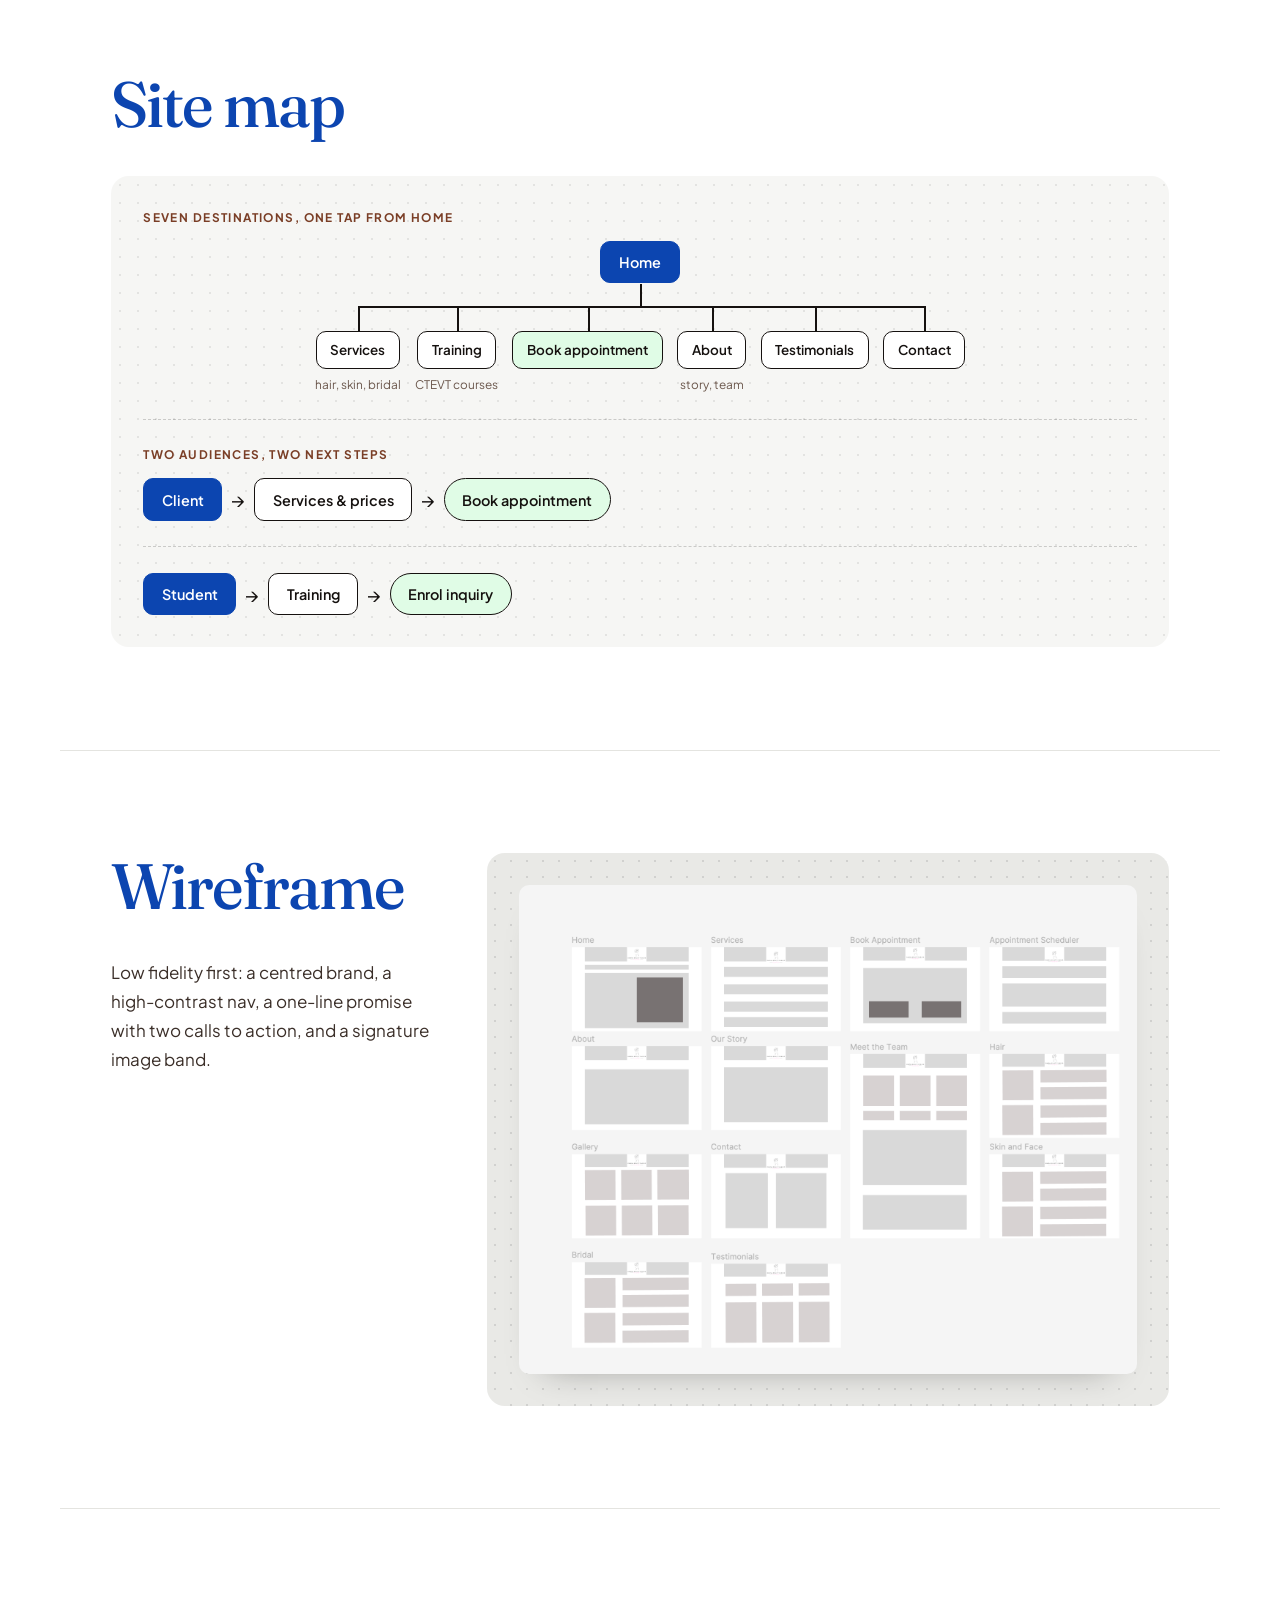
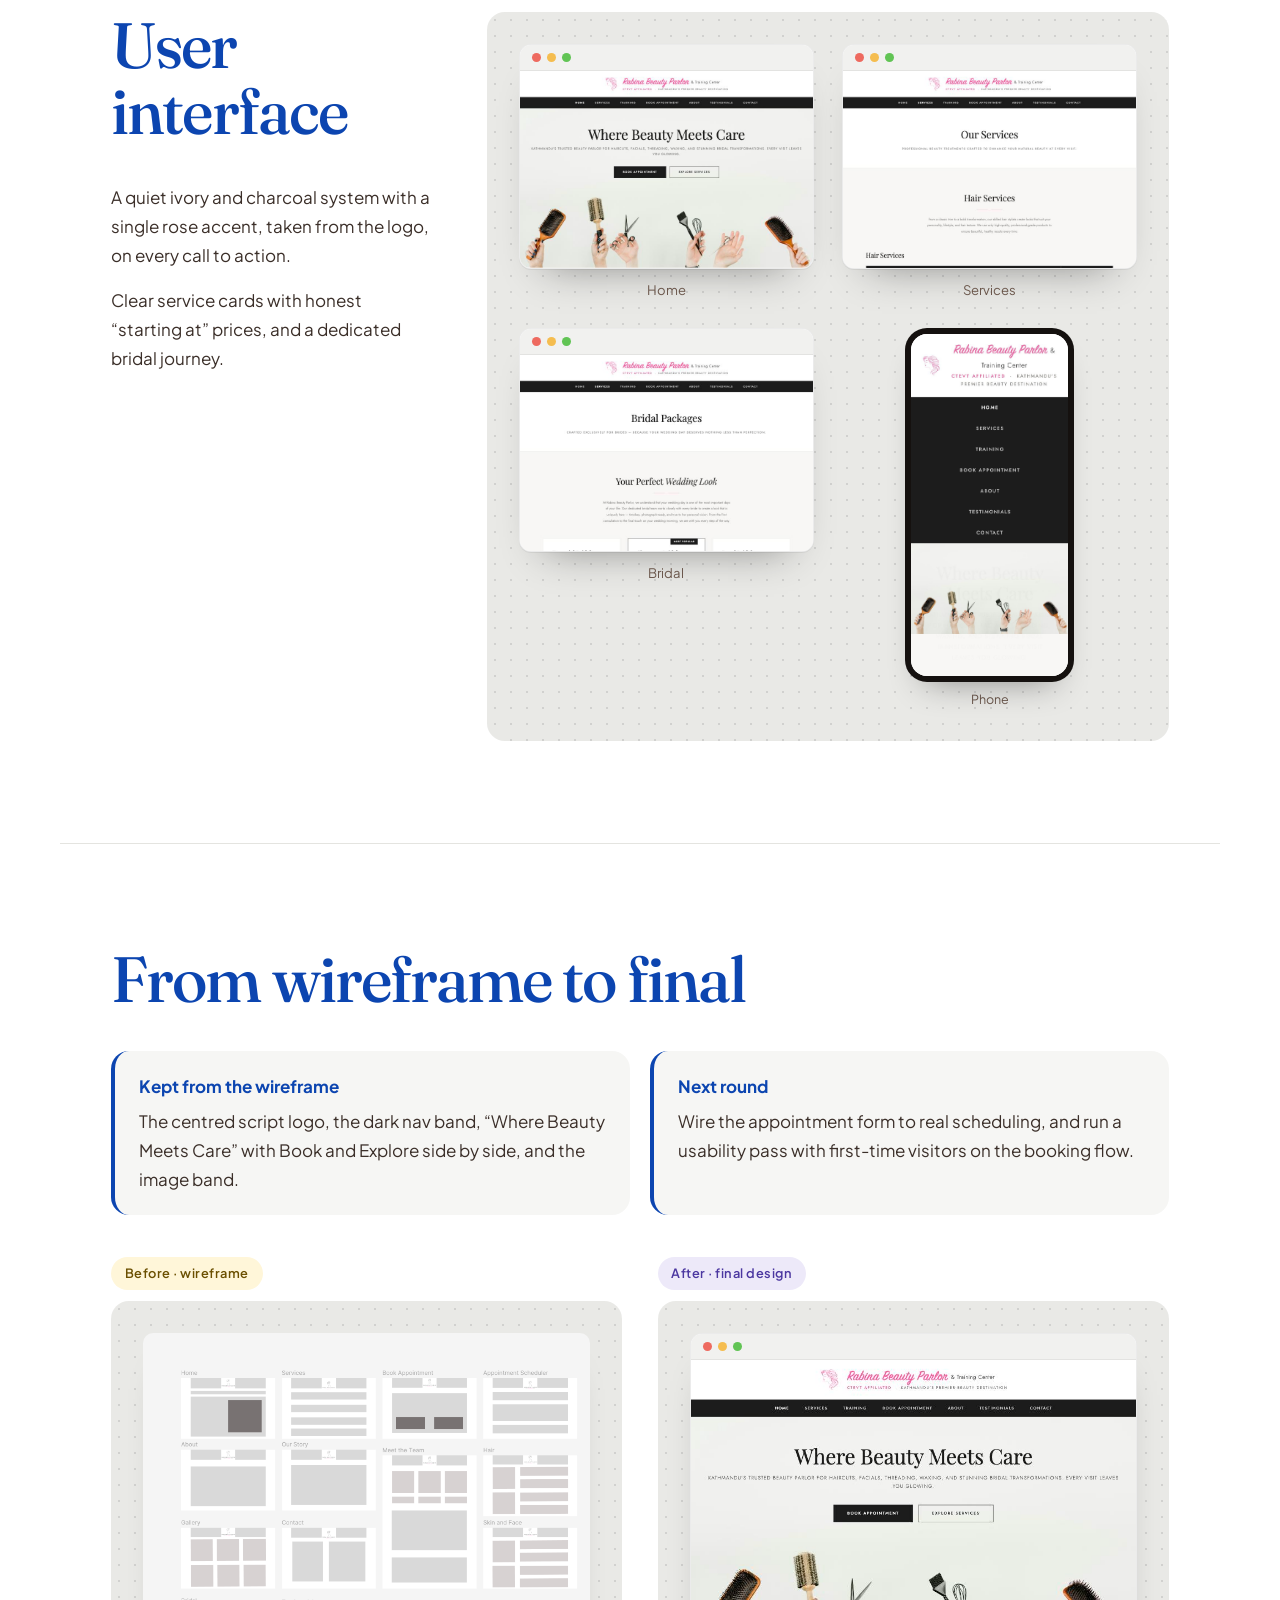
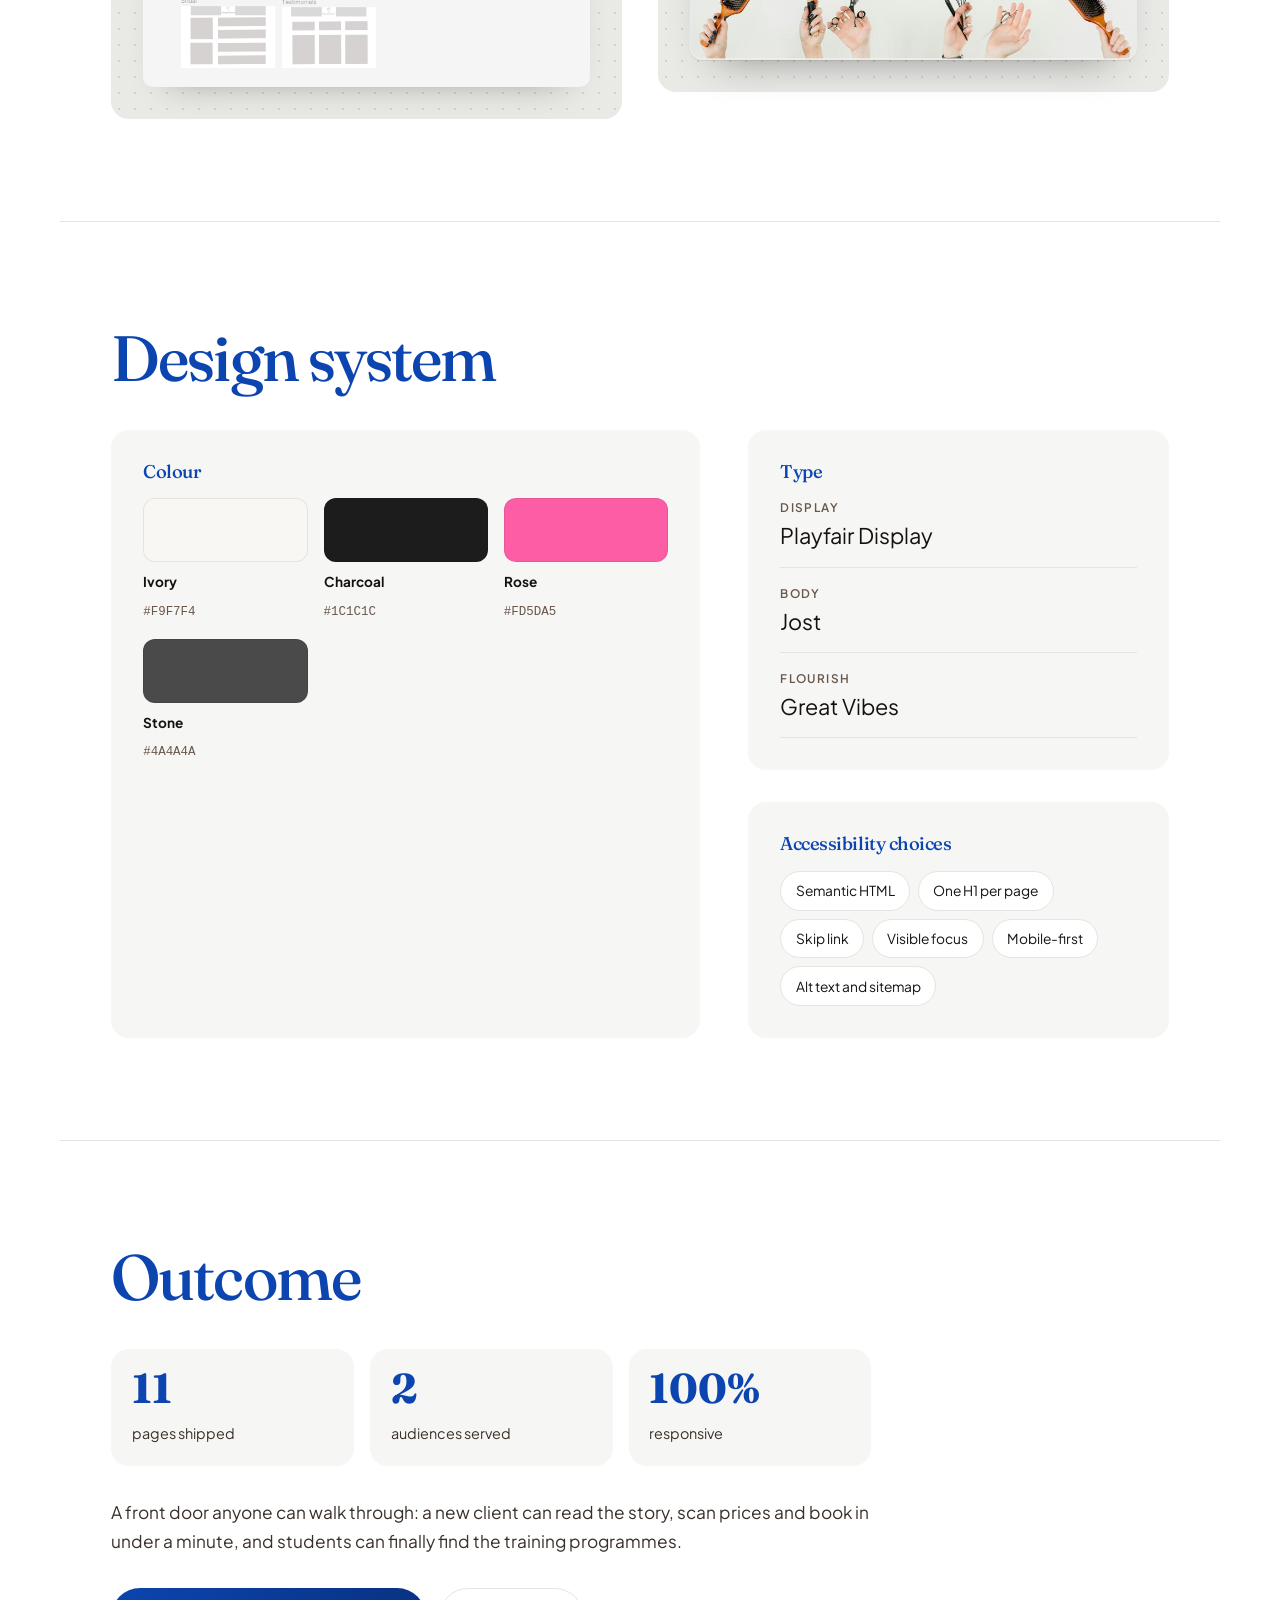
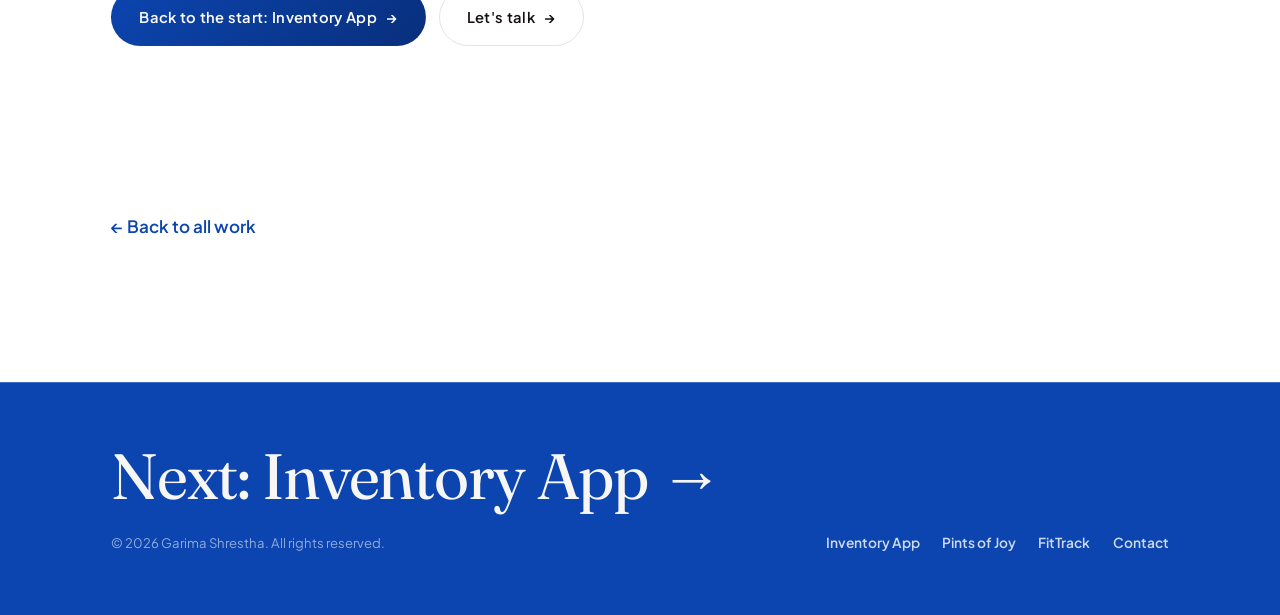
<file: rabina.html>
<!DOCTYPE html>
<html lang="en">
<head>
  <meta charset="UTF-8" />
  <meta name="viewport" content="width=device-width, initial-scale=1.0" />
  <title>Rabina Beauty Parlor — Salon Website · Garima Shrestha</title>
  <meta name="description" content="UX case study: designing and building a responsive 11-page marketing and training-center website for Rabina Beauty Parlor, Kathmandu — from research and wireframes to a finished, accessible site." />
  <meta name="theme-color" content="#0C45B0" />
  <meta property="og:type" content="website" />
  <meta property="og:site_name" content="Garima Shrestha" />
  <meta property="og:title" content="Rabina Beauty Parlor — Salon Website · Garima Shrestha" />
  <meta property="og:description" content="UX case study: designing and building a responsive 11-page marketing and training-center website for Rabina Beauty Parlor, Kathmandu — from research and wireframes to a finished, accessible site." />
  <meta name="twitter:card" content="summary" />
  <link rel="preconnect" href="https://fonts.googleapis.com" />
  <link rel="preconnect" href="https://fonts.gstatic.com" crossorigin />
  <link href="https://fonts.googleapis.com/css2?family=Fraunces:ital,opsz,wght@0,9..144,400;0,9..144,500;0,9..144,600;1,9..144,400;1,9..144,500&family=Plus+Jakarta+Sans:wght@400;500;600;700&display=swap" rel="stylesheet" />
  <link rel="stylesheet" href="styles.css?v=3" />
  <link rel="stylesheet" href="case-behance.css?v=12" />
  <link rel="icon" type="image/png" sizes="64x64" href="assets/favicon-64.png" media="(prefers-color-scheme: light)" />
  <link rel="icon" type="image/png" sizes="64x64" href="assets/favicon-64-white.png" media="(prefers-color-scheme: dark)" />
  <link rel="apple-touch-icon" href="assets/apple-touch-icon.png" />
</head>
<body>
  <a class="skip-link" href="#main">Skip to content</a>
  <header class="site-head">
    <div class="wrap nav">
      <a href="index.html" class="brand">Garima<span class="dot">.</span></a>
      <button class="nav-toggle" aria-label="Menu" aria-expanded="false">≡</button>
      <nav class="nav-links" aria-label="Primary">
        <a href="index.html">Home</a>
        <a href="work.html" aria-current="page">Works</a>
        <a href="about.html">About</a>
        <a href="contact.html">Contact</a>
      </nav>
    </div>
  </header>

  <main id="main" class="bp">

    <!-- COVER -->
    <section class="bp-cover wrap">
      <div class="bp-cover__text">
        <h1 class="cs-title reveal">Rabina Beauty Parlor</h1>
        <p class="cs-tagline reveal" data-delay="1">Turning a word-of-mouth salon and training centre in Kathmandu into an 11-page website that turns visitors into booked appointments.</p>
        <div class="snapshot reveal" data-delay="2"><div class="snapshot__cell"><div class="snapshot__k">Role</div><div class="snapshot__v">Solo UX/UI &amp; build</div></div><div class="snapshot__cell"><div class="snapshot__k">Timeline</div><div class="snapshot__v">About 3 weeks, 2026</div></div><div class="snapshot__cell"><div class="snapshot__k">Tools</div><div class="snapshot__v">HTML, CSS, vanilla JS</div></div><div class="snapshot__cell"><div class="snapshot__k">Scope</div><div class="snapshot__v">11 pages, responsive</div></div></div>
      </div>
      <div class="bp-cover__screens reveal" data-delay="1"><figure class="bp-fig"><div class="bp-browser"><div class="bp-browser__bar" aria-hidden="true"><i></i><i></i><i></i></div><img src="assets/rabina-home.jpg?v=3" alt="Finished homepage: Where Beauty Meets Care above a row of salon photos" loading="lazy" /></div></figure><figure class="bp-phone"><div class="bp-phone__frame"><img src="assets/rabina-mobile-home.jpg?v=3" alt="" loading="lazy" /></div></figure></div>
    </section>

    <!-- DESIGN THINKING -->
    <section class="bp-sec wrap">
      <h2 class="bp-h reveal">Design thinking</h2>
      <ol class="bp-steps reveal"><li><span class="bp-steps__n">1</span><b>Empathize</b><p>Founded by Sulochana, the salon grew one client at a time. New clients couldn't browse services or prices online.</p></li><li><span class="bp-steps__n">2</span><b>Define</b><p>Two audiences, beauty clients and aspiring students, must understand, trust and act from a first visit on a phone.</p></li><li><span class="bp-steps__n">3</span><b>Ideate</b><p>Lead with warmth, make services and prices scannable, and give both audiences a clear next step.</p></li><li><span class="bp-steps__n">4</span><b>Prototype</b><p>A low-fidelity homepage locked the hierarchy before any colour or photo, then the full 11-page build.</p></li><li><span class="bp-steps__n">5</span><b>Test</b><p>Checked from 375px phones to wide desktop, plus an accessibility and SEO pass.</p></li></ol>
      <div class="bp-persona reveal">
        <div><div class="persona__name">Rabina Beauty Parlor</div><div class="persona__role">Client · salon &amp; CTEVT training centre</div></div>
        <p>How do you turn the feeling of being personally cared for into a website?</p>
        <p class="bp-persona__goal"><b>Goal:</b> make booking or enrolling the obvious next step, on every page.</p>
      </div>
    </section>

    <!-- FLOW -->
    <section class="bp-sec wrap">
      <h2 class="bp-h reveal">Site map</h2>
      <div class="bp-flow reveal" role="img" aria-label="Site map: Home leads to Services (hair, skin, bridal), Training, Book appointment, About (story, team), Testimonials and Contact. Clients go from services to booking; students from training to an enrol inquiry."><div class="bp-flow__row"><span class="bp-flow__label">Seven destinations, one tap from home</span><div class="bp-tree"><span class="bp-node bp-node--b">Home</span><ul class="bp-tree__kids"><li><span class="bp-node ">Services</span><small>hair, skin, bridal</small></li><li><span class="bp-node ">Training</span><small>CTEVT courses</small></li><li><span class="bp-node bp-node--g">Book appointment</span></li><li><span class="bp-node ">About</span><small>story, team</small></li><li><span class="bp-node ">Testimonials</span></li><li><span class="bp-node ">Contact</span></li></ul></div></div><div class="bp-flow__row"><span class="bp-flow__label">Two audiences, two next steps</span><ol class="bp-path"><li><span class="bp-node bp-node--b">Client</span></li><li><span class="bp-node ">Services &amp; prices</span></li><li><span class="bp-node bp-node--g bp-node--pill">Book appointment</span></li></ol></div><div class="bp-flow__row"><ol class="bp-path"><li><span class="bp-node bp-node--b">Student</span></li><li><span class="bp-node ">Training</span></li><li><span class="bp-node bp-node--g bp-node--pill">Enrol inquiry</span></li></ol></div></div>
    </section>

    <!-- WIREFRAME -->
    <section class="bp-sec wrap">
      <div class="bp-split">
        <div class="bp-split__text reveal">
          <h2 class="bp-h">Wireframe</h2>
          <p>Low fidelity first: a centred brand, a high-contrast nav, a one-line promise with two calls to action, and a signature image band.</p>
        </div>
        <div class="bp-canvas reveal" data-delay="1"><div class="bp-grid bp-grid--web-1"><figure class="bp-fig"><img class="bp-sheet" src="assets/rabina-wireframes.png" alt="Low-fidelity wireframes of the site&#x27;s pages" loading="lazy" /></figure></div></div>
      </div>
    </section>

    <!-- USER INTERFACE -->
    <section class="bp-sec wrap">
      <div class="bp-split">
        <div class="bp-split__text reveal">
          <h2 class="bp-h">User interface</h2>
          <p>A quiet ivory and charcoal system with a single rose accent, taken from the logo, on every call to action.</p><p>Clear service cards with honest “starting at” prices, and a dedicated bridal journey.</p>
        </div>
        <div class="bp-canvas reveal" data-delay="1"><div class="bp-grid bp-grid--web"><figure class="bp-fig"><div class="bp-browser"><div class="bp-browser__bar" aria-hidden="true"><i></i><i></i><i></i></div><img src="assets/rabina-home.jpg?v=3" alt="Homepage on desktop" loading="lazy" /></div><figcaption>Home</figcaption></figure><figure class="bp-fig"><div class="bp-browser"><div class="bp-browser__bar" aria-hidden="true"><i></i><i></i><i></i></div><img src="assets/rabina-services.jpg?v=3" alt="Services page with priced cards" loading="lazy" /></div><figcaption>Services</figcaption></figure><figure class="bp-fig"><div class="bp-browser"><div class="bp-browser__bar" aria-hidden="true"><i></i><i></i><i></i></div><img src="assets/rabina-bridal.jpg?v=3" alt="Bridal packages page" loading="lazy" /></div><figcaption>Bridal</figcaption></figure><figure class="bp-phone"><div class="bp-phone__frame"><img src="assets/rabina-mobile-home.jpg?v=3" alt="Homepage on a phone" loading="lazy" /></div><figcaption>Phone</figcaption></figure></div></div>
      </div>
    </section>

    <!-- TESTING -->
    <section class="bp-sec wrap">
      <h2 class="bp-h reveal">From wireframe to final</h2>
      <div class="bp-rounds reveal"><div class="bp-round"><b>Kept from the wireframe</b><p>The centred script logo, the dark nav band, “Where Beauty Meets Care” with Book and Explore side by side, and the image band.</p></div><div class="bp-round"><b>Next round</b><p>Wire the appointment form to real scheduling, and run a usability pass with first-time visitors on the booking flow.</p></div></div>
      <div class="bp-ba reveal"><div class="bp-ba__row"><span class="bp-ba__tag bp-ba__tag--before">Before · wireframe</span><div class="bp-canvas"><div class="bp-grid bp-grid--web-1"><figure class="bp-fig"><img class="bp-sheet" src="assets/rabina-wireframes.png" alt="Grayscale wireframes" loading="lazy" /></figure></div></div></div><div class="bp-ba__row"><span class="bp-ba__tag bp-ba__tag--after">After · final design</span><div class="bp-canvas"><div class="bp-grid bp-grid--web-1"><figure class="bp-fig"><div class="bp-browser"><div class="bp-browser__bar" aria-hidden="true"><i></i><i></i><i></i></div><img src="assets/rabina-home.jpg?v=3" alt="Final homepage in full colour" loading="lazy" /></div></figure></div></div></div></div>
    </section>

    <!-- DESIGN SYSTEM -->
    <section class="bp-sec wrap">
      <h2 class="bp-h reveal">Design system</h2>
      <div class="bp-ds reveal">
        <div class="bp-ds__stack"><div class="bp-ds__block"><h3>Colour</h3><ul class="bp-swatches"><li><i style="background:#F9F7F4"></i><b>Ivory</b><span>#F9F7F4</span></li><li><i style="background:#1C1C1C"></i><b>Charcoal</b><span>#1C1C1C</span></li><li><i style="background:#FD5DA5"></i><b>Rose</b><span>#FD5DA5</span></li><li><i style="background:#4A4A4A"></i><b>Stone</b><span>#4A4A4A</span></li></ul></div></div>
        <div class="bp-ds__stack"><div class="bp-ds__block"><h3>Type</h3><div class="bp-type"><div><b>Display</b><span>Playfair Display</span></div><div><b>Body</b><span>Jost</span></div><div><b>Flourish</b><span>Great Vibes</span></div></div></div><div class="bp-ds__block"><h3>Accessibility choices</h3><ul class="bp-chips"><li>Semantic HTML</li><li>One H1 per page</li><li>Skip link</li><li>Visible focus</li><li>Mobile-first</li><li>Alt text and sitemap</li></ul></div></div>
      </div>
    </section>

    <!-- OUTCOME -->
    <section class="bp-sec wrap">
      <div class="bp-outcome reveal">
        <h2 class="bp-h">Outcome</h2>
        <div class="bp-stats"><div class="bp-stat"><b>11</b><span>pages shipped</span></div><div class="bp-stat"><b>2</b><span>audiences served</span></div><div class="bp-stat"><b>100%</b><span>responsive</span></div></div>
        <p>A front door anyone can walk through: a new client can read the story, scan prices and book in under a minute, and students can finally find the training programmes.</p>
        <div class="bp-outcome__ctas"><a href="inventory-app.html" class="btn">Back to the start: Inventory App <span class="arrow">→</span></a><a href="contact.html" class="btn btn--ghost">Let's talk <span class="arrow">→</span></a></div>
      </div>
    </section>

    <section class="section--tight wrap reveal">
      <a href="work.html" class="link-underline">← Back to all work</a>
    </section>
  </main>

  <footer class="site-foot">
    <div class="wrap foot-grid">
      <div>
        <a class="foot-big foot-next" href="inventory-app.html">Next: Inventory App <span aria-hidden="true">→</span></a>
        <div class="foot-meta" style="margin-top:1.5rem;">© 2026 Garima Shrestha. All rights reserved.</div>
      </div>
      <div class="foot-links">
        <a href="inventory-app.html" class="link-underline">Inventory App</a>
        <a href="pints-of-joy.html" class="link-underline">Pints of Joy</a>
        <a href="fittrack.html" class="link-underline">FitTrack</a>
        <a href="contact.html" class="link-underline">Contact</a>
      </div>
    </div>
  </footer>

  <script src="main.js?v=3"></script>
  <script src="zoom.js" defer></script>
  <script src="assistant.js?v=3" defer></script>
</body>
</html>
</file>
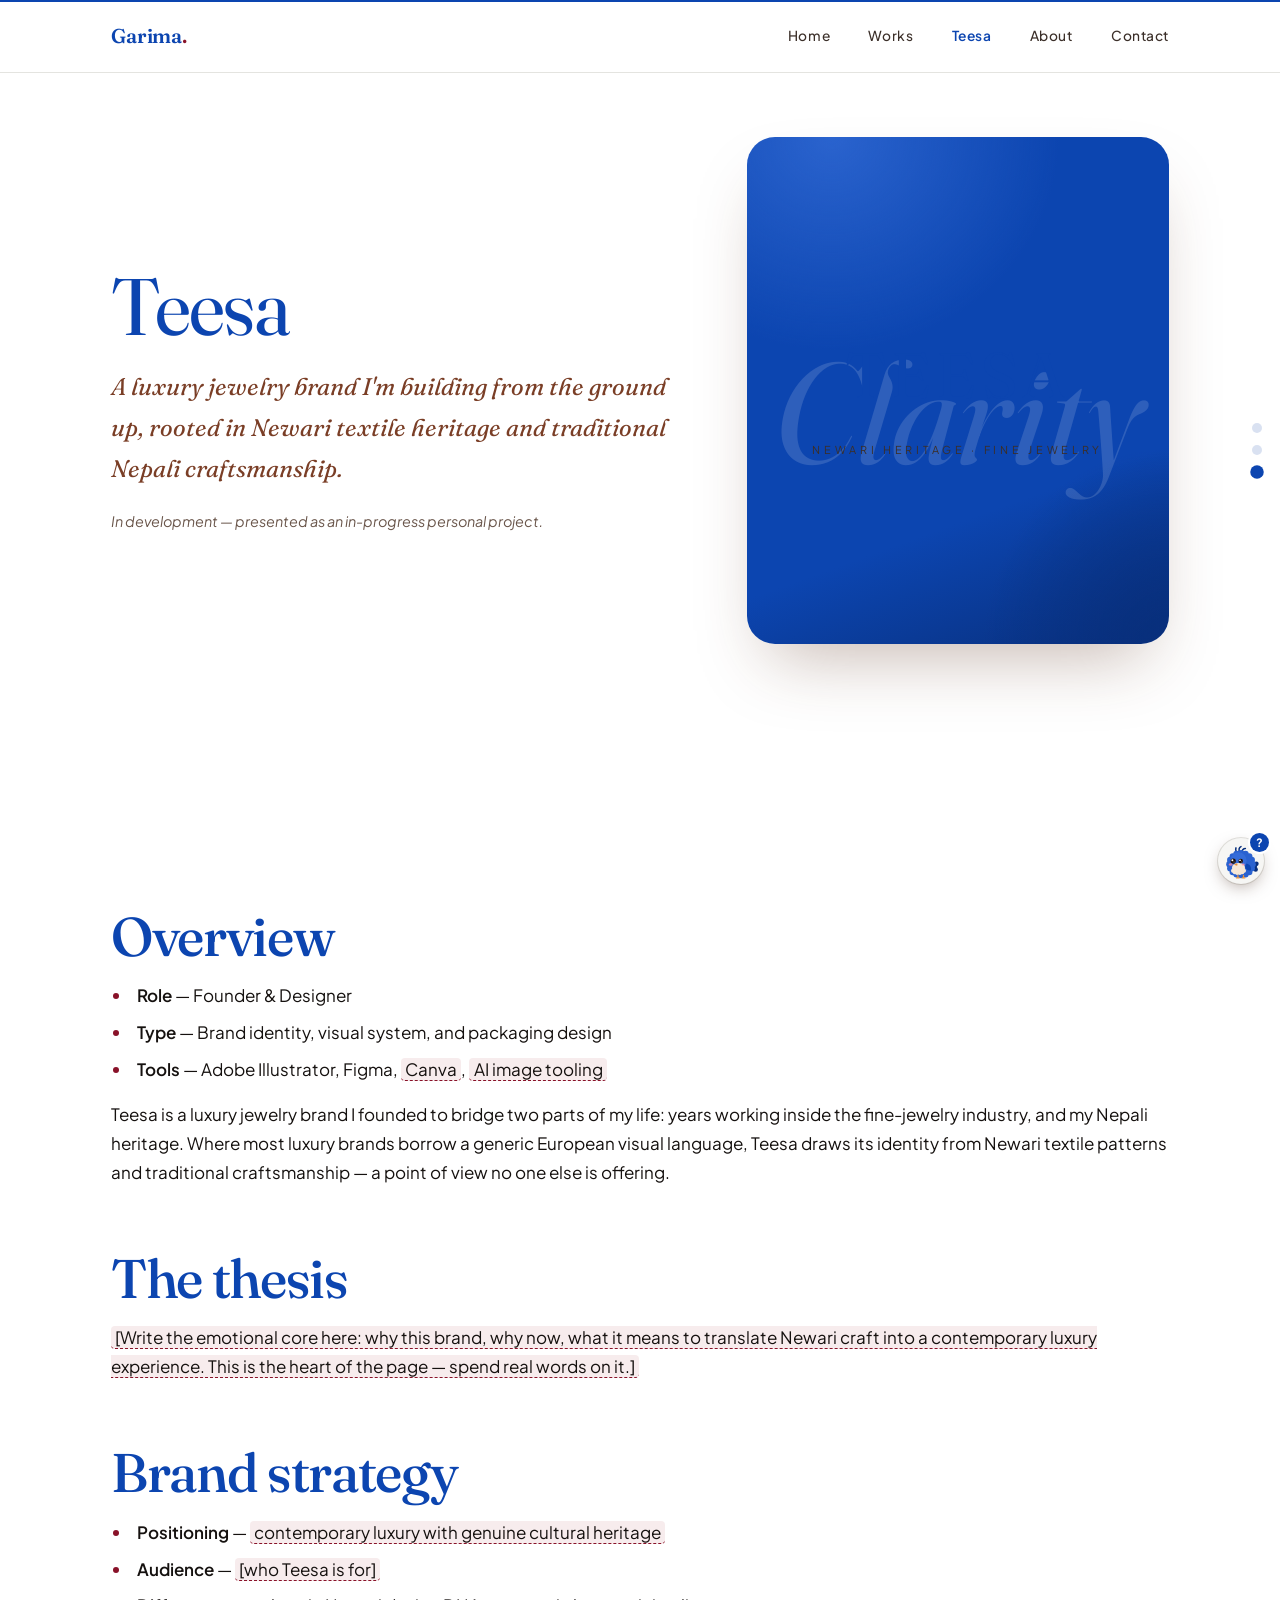
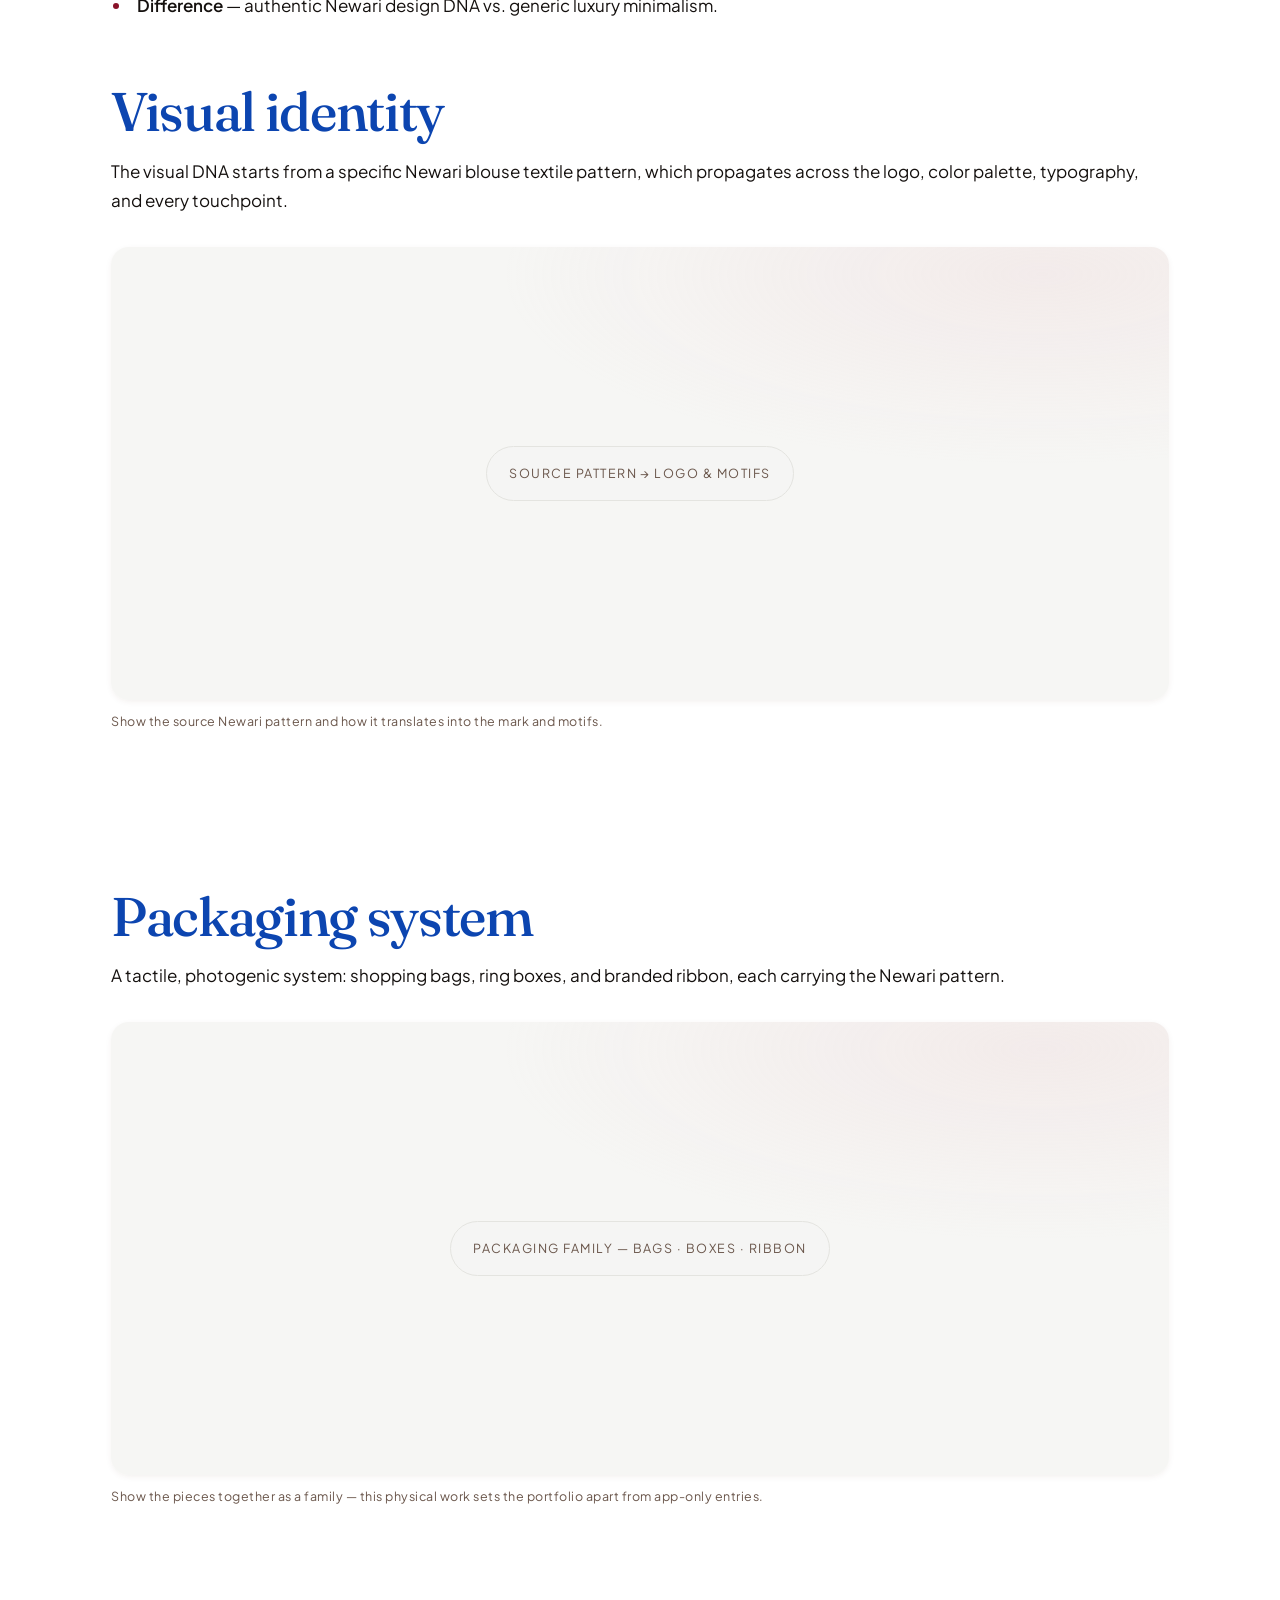
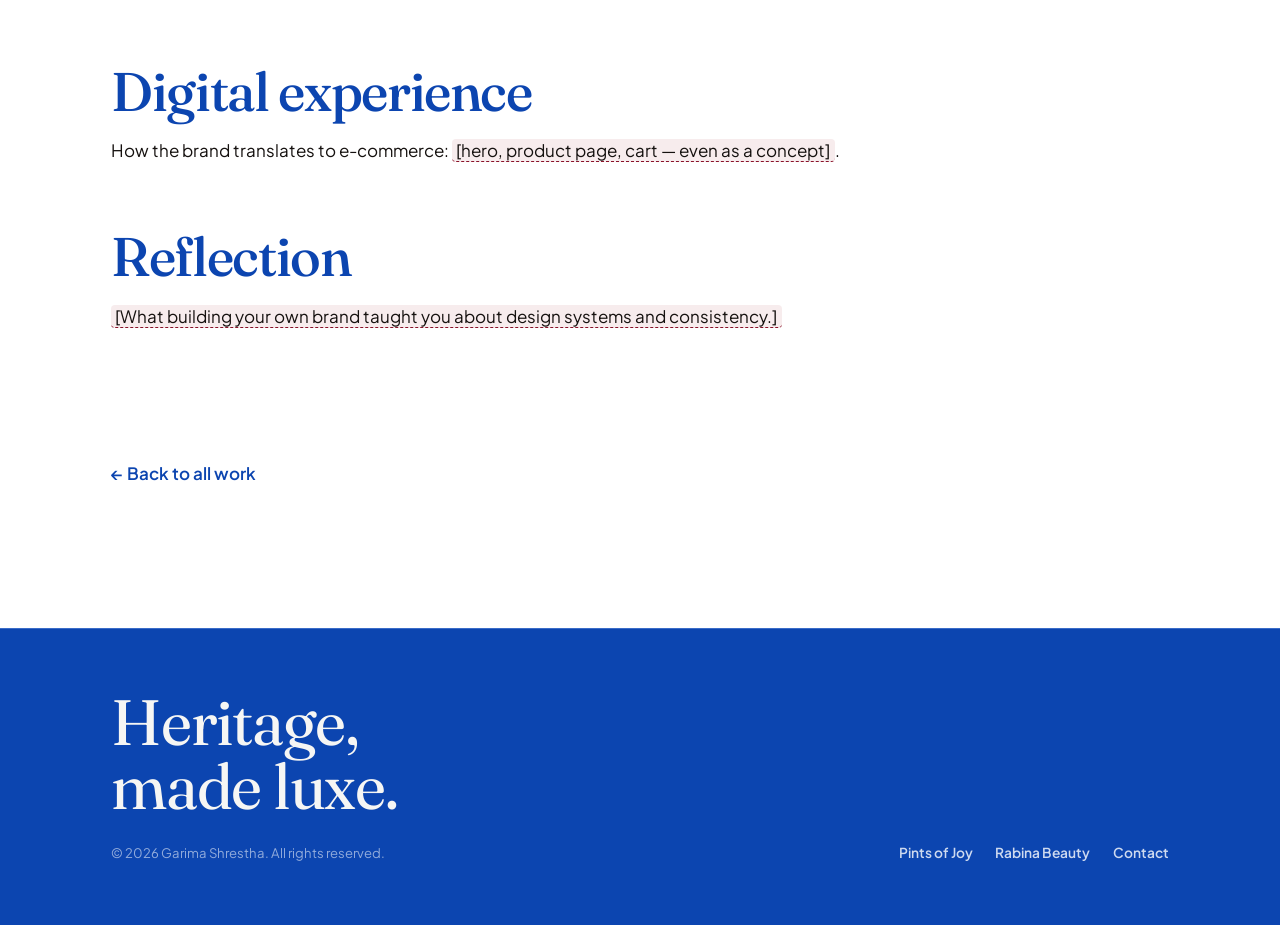
<file: teesa.html>
<!DOCTYPE html>
<html lang="en">
<head>
  <meta charset="UTF-8" />
  <meta name="viewport" content="width=device-width, initial-scale=1.0" />
  <title>Teesa — A Luxury Jewelry Brand · Garima Shrestha</title>
  <meta name="description" content="A luxury jewelry brand I'm building from the ground up, rooted in Newari textile heritage and traditional Nepali craftsmanship." />
  <meta name="theme-color" content="#0C45B0" />
  <meta property="og:type" content="website" />
  <meta property="og:site_name" content="Garima Shrestha" />
  <meta property="og:title" content="Teesa — A Luxury Jewelry Brand · Garima Shrestha" />
  <meta property="og:description" content="A luxury jewelry brand I'm building from the ground up, rooted in Newari textile heritage and traditional Nepali craftsmanship." />
  <meta name="twitter:card" content="summary" />
  <link rel="preconnect" href="https://fonts.googleapis.com" />
  <link rel="preconnect" href="https://fonts.gstatic.com" crossorigin />
  <link href="https://fonts.googleapis.com/css2?family=Fraunces:ital,opsz,wght@0,9..144,400;0,9..144,500;0,9..144,600;1,9..144,400;1,9..144,500&family=Plus+Jakarta+Sans:wght@400;500;600;700&display=swap" rel="stylesheet" />
  <link rel="stylesheet" href="styles.css?v=3" />
  <link rel="icon" type="image/png" sizes="64x64" href="assets/favicon-64.png" media="(prefers-color-scheme: light)" />
  <link rel="icon" type="image/png" sizes="64x64" href="assets/favicon-64-white.png" media="(prefers-color-scheme: dark)" />
  <link rel="apple-touch-icon" href="assets/apple-touch-icon.png" />
</head>
<body>
  <a class="skip-link" href="#main">Skip to content</a>
  <header class="site-head">
    <div class="wrap nav">
      <a href="index.html" class="brand">Garima<span class="dot">.</span></a>
      <button class="nav-toggle" aria-label="Menu" aria-expanded="false">≡</button>
      <nav class="nav-links" aria-label="Primary">
        <a href="index.html">Home</a>
        <a href="work.html">Works</a>
        <a href="teesa.html" aria-current="page">Teesa</a>
        <a href="about.html">About</a>
        <a href="contact.html">Contact</a>
      </nav>
    </div>
  </header>

  <main id="main">
    <section class="hero wrap cs-hero">
      <div class="hero-grid">
        <div>
          <h1 class="cs-title reveal" data-delay="1" style="margin-top:1.2rem;">Teesa</h1>
          <p class="cs-tagline reveal" data-delay="2">A luxury jewelry brand I'm building from the ground up, rooted in Newari textile heritage and traditional Nepali craftsmanship.</p>
          <p class="reveal" data-delay="3" style="margin-top:1.2rem;color:var(--muted);font-size:0.9rem;"><em>In development — presented as an in-progress personal project.</em></p>
        </div>
        <div class="hero-art reveal" data-delay="2">
          <svg class="lattice" viewBox="0 0 400 500" preserveAspectRatio="xMidYMid slice" aria-hidden="true">
            <defs>
              <pattern id="newari2" width="56" height="56" patternUnits="userSpaceOnUse" patternTransform="rotate(45)">
                <path d="M28 4 L52 28 L28 52 L4 28 Z" fill="none" stroke="#0C45B0" stroke-width="1.1"/>
                <circle cx="28" cy="28" r="4.5" fill="#0C45B0"/>
                <path d="M28 14 L42 28 L28 42 L14 28 Z" fill="none" stroke="#0C45B0" stroke-width="0.7"/>
              </pattern>
            </defs>
            <rect width="400" height="500" fill="url(#newari2)"/>
          </svg>
          <div style="position:relative;text-align:center;">
            <div style="font-family:var(--display);font-size:clamp(2.8rem,7vw,4rem);letter-spacing:0.08em;color:var(--claret);">TEESA</div>
            <div style="font-size:0.68rem;letter-spacing:0.34em;text-transform:uppercase;color:var(--ink-soft);margin-top:0.7rem;">Newari heritage · fine jewelry</div>
          </div>
        </div>
      </div>
    </section>

    <section class="section--tight wrap">
      <div class="cs-body">
        <h2 class="reveal">Overview</h2>
        <ul class="reveal">
          <li><strong>Role</strong> — Founder &amp; Designer</li>
          <li><strong>Type</strong> — Brand identity, visual system, and packaging design</li>
          <li><strong>Tools</strong> — Adobe Illustrator, Figma, <span class="todo">Canva</span>, <span class="todo">AI image tooling</span></li>
        </ul>
        <p class="reveal">Teesa is a luxury jewelry brand I founded to bridge two parts of my life: years working inside the fine-jewelry industry, and my Nepali heritage. Where most luxury brands borrow a generic European visual language, Teesa draws its identity from Newari textile patterns and traditional craftsmanship — a point of view no one else is offering.</p>

        <h2 class="reveal">The thesis</h2>
        <p class="reveal"><span class="todo">[Write the emotional core here: why this brand, why now, what it means to translate Newari craft into a contemporary luxury experience. This is the heart of the page — spend real words on it.]</span></p>

        <h2 class="reveal">Brand strategy</h2>
        <ul class="reveal">
          <li><strong>Positioning</strong> — <span class="todo">contemporary luxury with genuine cultural heritage</span></li>
          <li><strong>Audience</strong> — <span class="todo">[who Teesa is for]</span></li>
          <li><strong>Difference</strong> — authentic Newari design DNA vs. generic luxury minimalism.</li>
        </ul>

        <h2 class="reveal">Visual identity</h2>
        <p class="reveal">The visual DNA starts from a specific Newari blouse textile pattern, which propagates across the logo, color palette, typography, and every touchpoint.</p>
      </div>

      <figure class="fig reveal">
        <!-- Replace with: <img src="assets/teesa-identity.png" alt="Teesa identity"> -->
        <div class="frame frame--wide"><span class="frame__cap">Source pattern → logo &amp; motifs</span></div>
        <figcaption>Show the source Newari pattern and how it translates into the mark and motifs.</figcaption>
      </figure>

      <div class="cs-body">
        <h2 class="reveal">Packaging system</h2>
        <p class="reveal">A tactile, photogenic system: shopping bags, ring boxes, and branded ribbon, each carrying the Newari pattern.</p>
      </div>
      <figure class="fig reveal">
        <!-- Replace with: <img src="assets/teesa-packaging.png" alt="Teesa packaging"> -->
        <div class="frame frame--wide"><span class="frame__cap">Packaging family — bags · boxes · ribbon</span></div>
        <figcaption>Show the pieces together as a family — this physical work sets the portfolio apart from app-only entries.</figcaption>
      </figure>

      <div class="cs-body">
        <h2 class="reveal">Digital experience</h2>
        <p class="reveal">How the brand translates to e-commerce: <span class="todo">[hero, product page, cart — even as a concept]</span>.</p>

        <h2 class="reveal">Reflection</h2>
        <p class="reveal"><span class="todo">[What building your own brand taught you about design systems and consistency.]</span></p>
      </div>
    </section>

    <section class="section--tight wrap reveal">
      <a href="work.html" class="link-underline">← Back to all work</a>
    </section>
  </main>

  <footer class="site-foot">
    <div class="wrap foot-grid">
      <div>
        <div class="foot-big">Heritage,<br />made luxe.</div>
        <div class="foot-meta" style="margin-top:1.5rem;">© 2026 Garima Shrestha. All rights reserved.</div>
      </div>
      <div class="foot-links">
        <a href="pints-of-joy.html" class="link-underline">Pints of Joy</a>
        <a href="rabina.html" class="link-underline">Rabina Beauty</a>
        <a href="contact.html" class="link-underline">Contact</a>
      </div>
    </div>
  </footer>

  <script src="main.js?v=3"></script>
  <script src="assistant.js?v=3" defer></script>
</body>
</html>
</file>
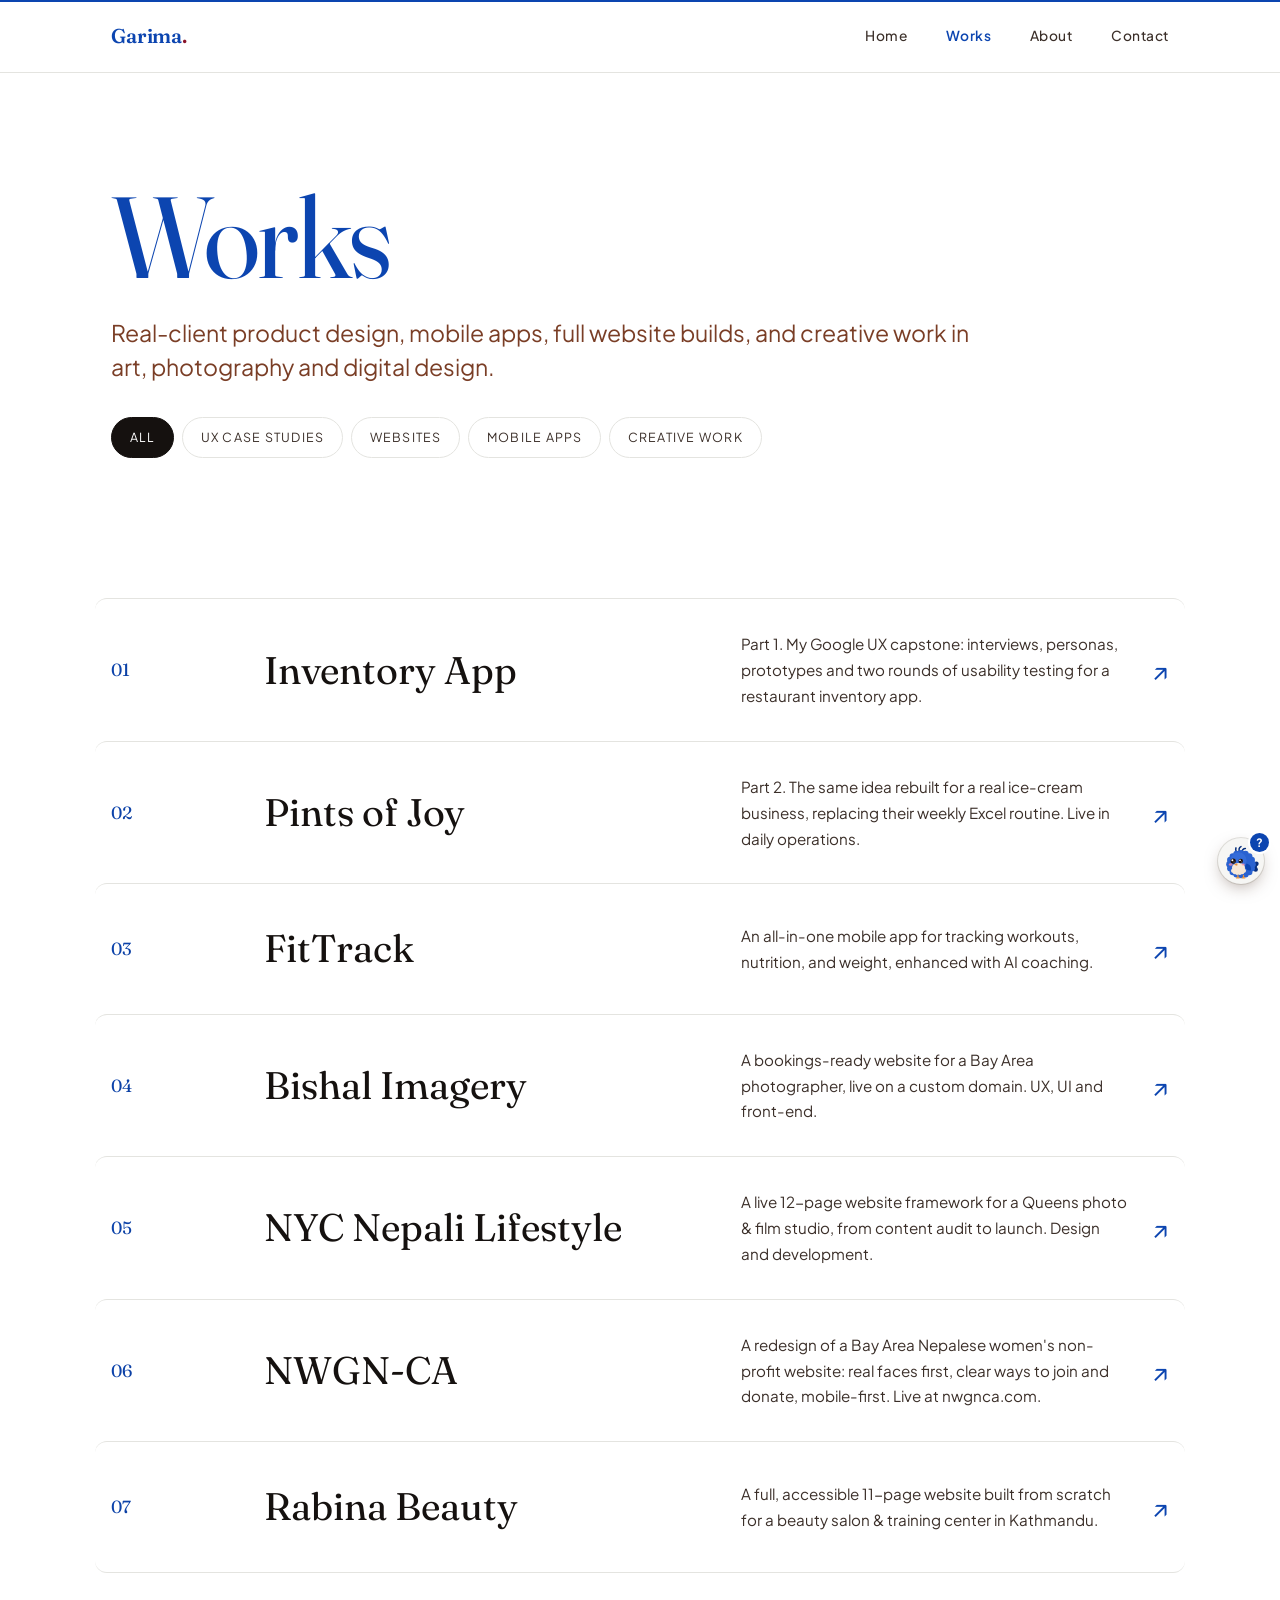
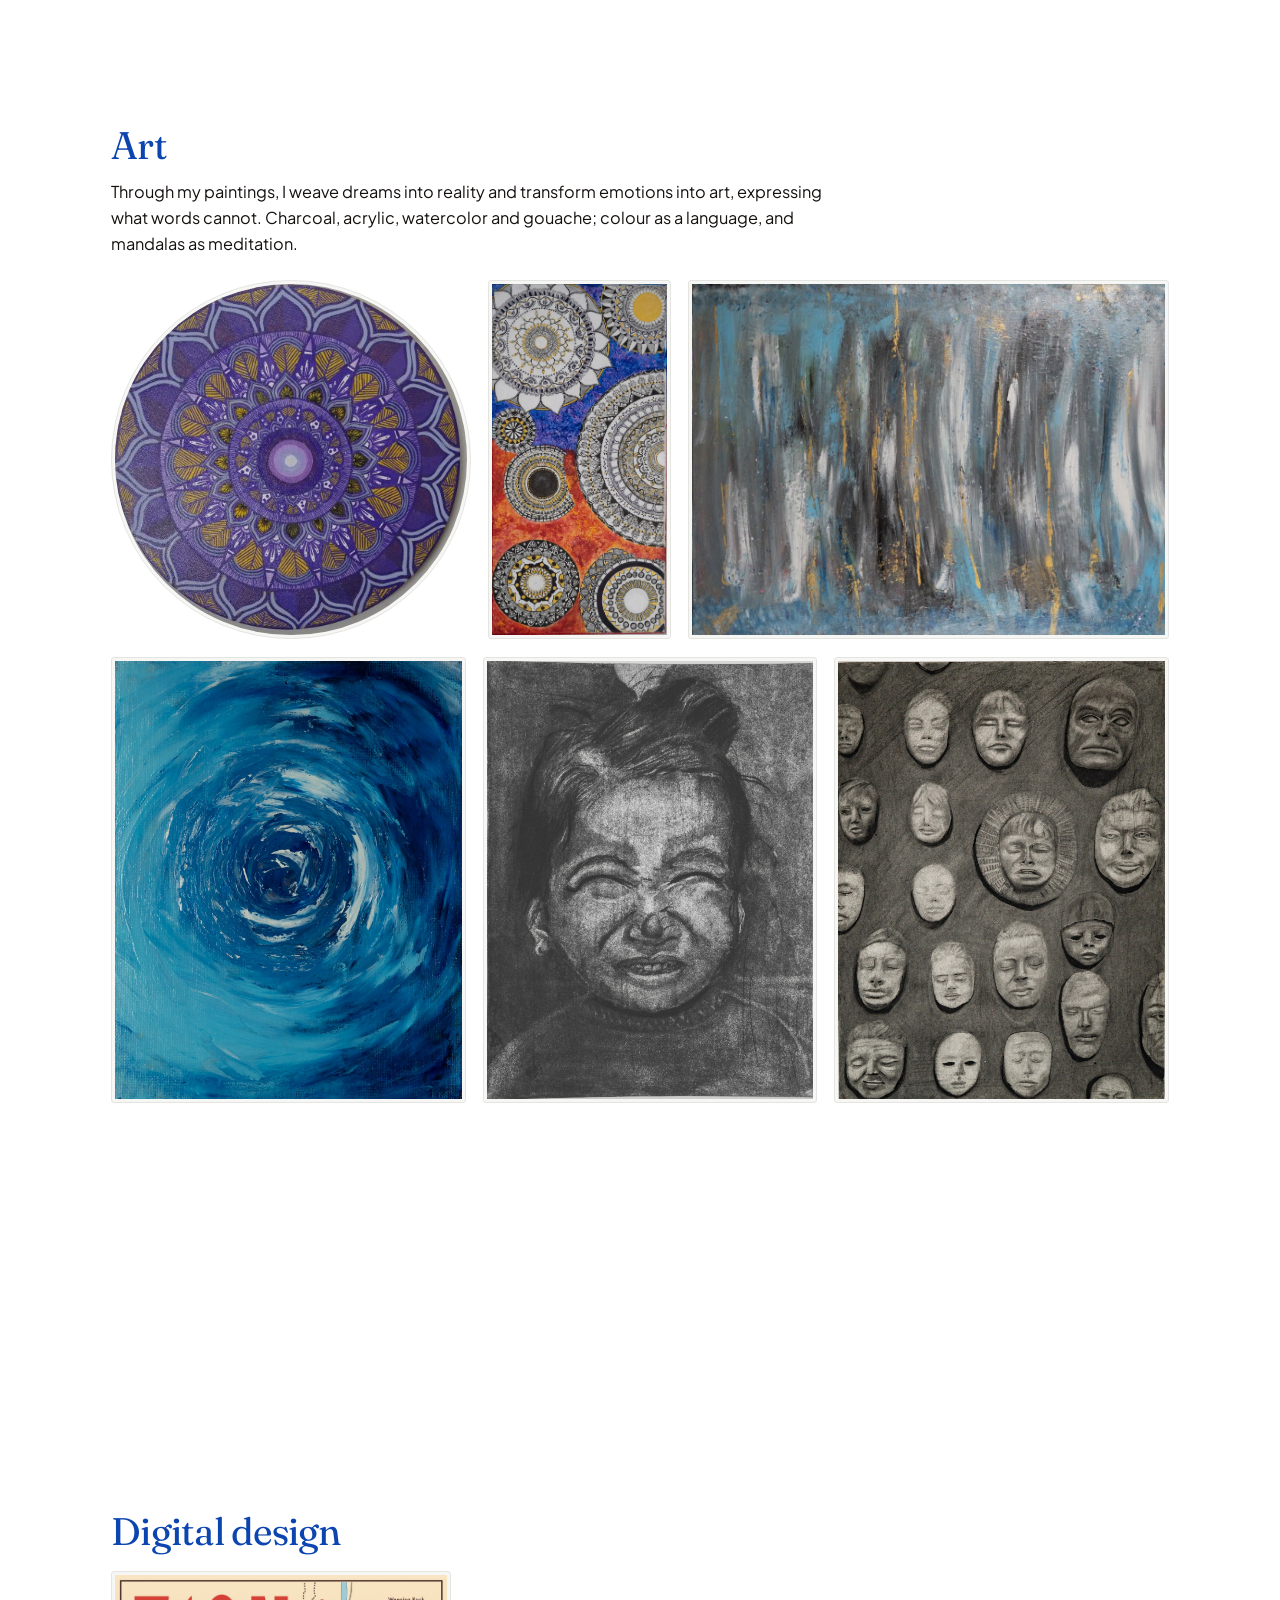
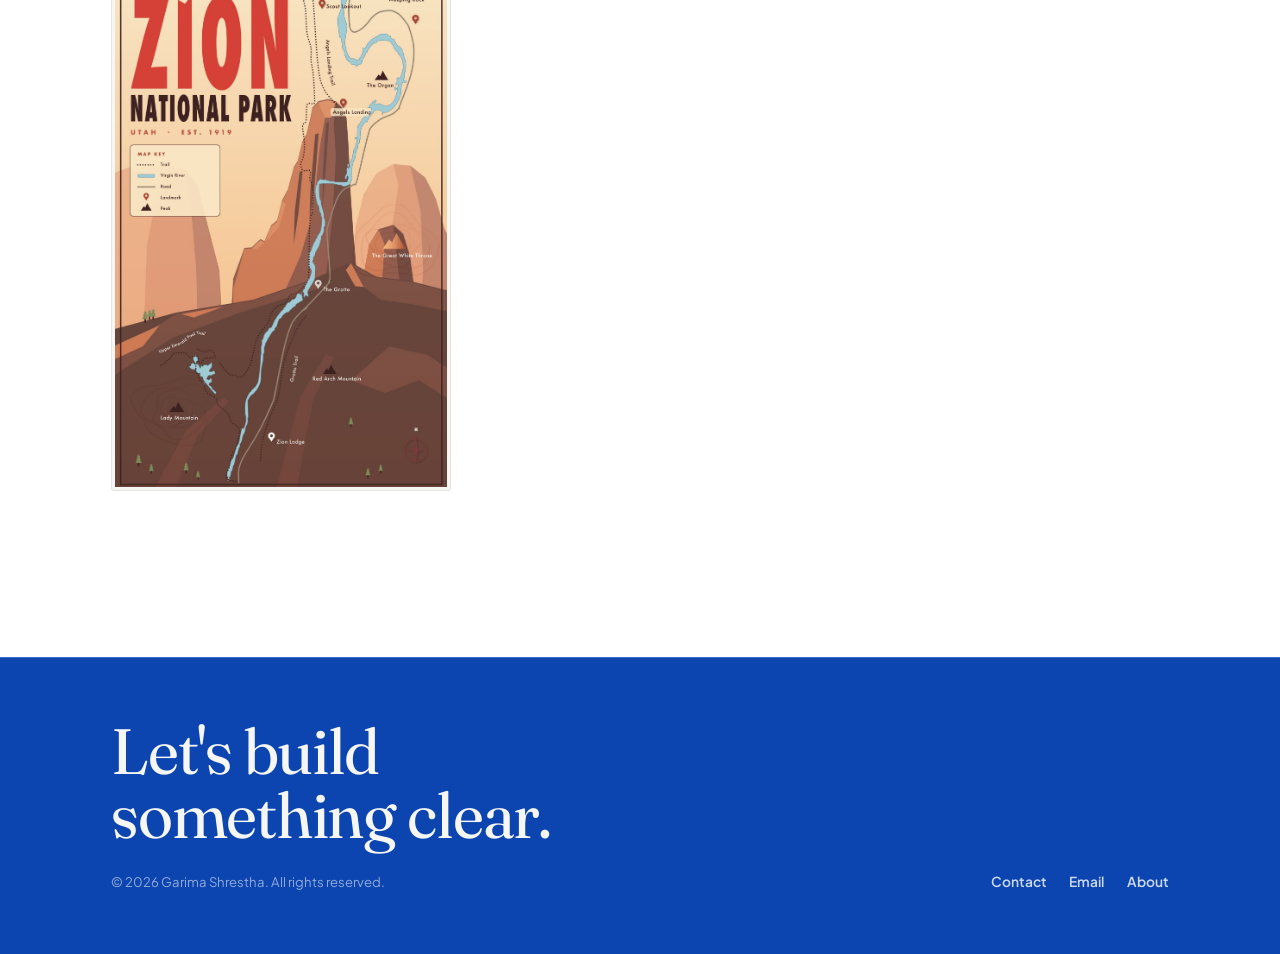
<file: work.html>
<!DOCTYPE html>
<html lang="en">
<head>
  <meta charset="UTF-8" />
  <meta name="viewport" content="width=device-width, initial-scale=1.0" />
  <title>Works — Garima Shrestha</title>
  <meta name="description" content="Real-client product design, an AI-powered mobile concept, a full website build, and a freelance photographer's website." />
  <meta name="theme-color" content="#0C45B0" />
  <meta property="og:type" content="website" />
  <meta property="og:site_name" content="Garima Shrestha" />
  <meta property="og:title" content="Work — Garima Shrestha" />
  <meta property="og:description" content="Real-client product design, an AI-powered mobile concept, a full website build, and a freelance photographer's website." />
  <meta name="twitter:card" content="summary" />
  <link rel="preconnect" href="https://fonts.googleapis.com" />
  <link rel="preconnect" href="https://fonts.gstatic.com" crossorigin />
  <link href="https://fonts.googleapis.com/css2?family=Fraunces:ital,opsz,wght@0,9..144,400;0,9..144,500;0,9..144,600;1,9..144,400;1,9..144,500&family=Plus+Jakarta+Sans:wght@400;500;600;700&display=swap" rel="stylesheet" />
  <link rel="stylesheet" href="styles.css?v=3" />
  <link rel="stylesheet" href="home.css?v=8" />
  <link rel="icon" type="image/png" sizes="64x64" href="assets/favicon-64.png" media="(prefers-color-scheme: light)" />
  <link rel="icon" type="image/png" sizes="64x64" href="assets/favicon-64-white.png" media="(prefers-color-scheme: dark)" />
  <link rel="apple-touch-icon" href="assets/apple-touch-icon.png" />
</head>
<body>
  <a class="skip-link" href="#main">Skip to content</a>
  <header class="site-head">
    <div class="wrap nav">
      <a href="index.html" class="brand">Garima<span class="dot">.</span></a>
      <button class="nav-toggle" aria-label="Menu" aria-expanded="false">≡</button>
      <nav class="nav-links" aria-label="Primary">
        <a href="index.html">Home</a>
        <a href="work.html" aria-current="page">Works</a>
        <a href="about.html">About</a>
        <a href="contact.html">Contact</a>
      </nav>
    </div>
  </header>

  <main id="main">
    <section class="hero wrap">
      <h1 class="display reveal" data-delay="1" style="margin-top:1.2rem;">Works</h1>
      <p class="lead reveal" data-delay="2" style="margin-top:1.6rem;">
        Real-client product design, mobile apps, full website builds, and creative work in art, photography and digital design.
      </p>
        <div class="filter-bar reveal" role="group" aria-label="Filter projects">
          <button type="button" class="on" data-filter="all" aria-pressed="true">All</button>
          <button type="button" data-filter="ux" aria-pressed="false">UX case studies</button>
          <button type="button" data-filter="web" aria-pressed="false">Websites</button>
          <button type="button" data-filter="mobile" aria-pressed="false">Mobile apps</button>
          <button type="button" data-filter="art" aria-pressed="false">Creative work</button>
        </div>
        <p class="path-note" data-show="ux" hidden>Showing the UX view. <a href="work.html">See everything</a></p>
      </section>

    <section class="section--tight wrap">
      <div class="work-list">
        <a href="inventory-app.html" data-tags="ux mobile" class="work-row reveal">
          <span class="work-row__num">01</span>
          <span class="work-row__title">Inventory App</span>
          <span class="work-row__desc">Part 1. My Google UX capstone: interviews, personas, prototypes and two rounds of usability testing for a restaurant inventory app.</span>
          <span class="work-row__cta">↗</span>
        </a>
        <a href="pints-of-joy.html" data-tags="ux web" class="work-row reveal">
          <span class="work-row__num">02</span>
          <span class="work-row__title">Pints of Joy</span>
          <span class="work-row__desc">Part 2. The same idea rebuilt for a real ice-cream business, replacing their weekly Excel routine. Live in daily operations.</span>
          <span class="work-row__cta">↗</span>
        </a>
        <a href="fittrack.html" data-tags="ux mobile" class="work-row reveal">
          <span class="work-row__num">03</span>
          <span class="work-row__title">FitTrack</span>
          <span class="work-row__desc">An all-in-one mobile app for tracking workouts, nutrition, and weight, enhanced with AI coaching.</span>
          <span class="work-row__cta">↗</span>
        </a>
        <a href="bishal.html" data-tags="ux web" class="work-row reveal">
          <span class="work-row__num">04</span>
          <span class="work-row__title">Bishal Imagery</span>
          <span class="work-row__desc">A bookings-ready website for a Bay Area photographer, live on a custom domain. UX, UI and front-end.</span>
          <span class="work-row__cta">↗</span>
        </a>
        <a href="nyc-lifestyle.html" data-tags="ux web" class="work-row reveal">
          <span class="work-row__num">05</span>
          <span class="work-row__title">NYC Nepali Lifestyle</span>
          <span class="work-row__desc">A live 12-page website framework for a Queens photo &amp; film studio, from content audit to launch. Design and development.</span>
          <span class="work-row__cta">↗</span>
        </a>
        <a href="nwgnca.html" data-tags="ux web" class="work-row reveal">
          <span class="work-row__num">06</span>
          <span class="work-row__title">NWGN-CA</span>
          <span class="work-row__desc">A redesign of a Bay Area Nepalese women's non-profit website: real faces first, clear ways to join and donate, mobile-first. Live at nwgnca.com.</span>
          <span class="work-row__cta">↗</span>
        </a>
        <a href="rabina.html" data-tags="ux web" class="work-row reveal">
          <span class="work-row__num">07</span>
          <span class="work-row__title">Rabina Beauty</span>
          <span class="work-row__desc">A full, accessible 11-page website built from scratch for a beauty salon &amp; training center in Kathmandu.</span>
          <span class="work-row__cta">↗</span>
        </a>
      </div>
    </section>

    <!-- ART -->
    <section class="gallery wrap work-filter-item" id="art" data-tags="art">
      <div class="gallery__block reveal">
        <h2 class="gallery__h">Art</h2>
        <p class="gallery__intro">Through my paintings, I weave dreams into reality and transform emotions into art, expressing what words cannot. Charcoal, acrylic, watercolor and gouache; colour as a language, and mandalas as meditation.</p>
        <div class="g-row" role="list">
          <button type="button" style="--ar:1.000" class="g-item g-round" data-group="art" data-cap="Harmony of the Soul" data-year="2025" data-size="Diameter 12 in" data-medium="Acrylic, acrylic marker and pen on canvas" data-desc="Mandalas are my form of meditation: a symbol of unity and the circle of life." aria-label="View larger: Harmony of the Soul, 2025"><img src="assets/gallery/mandala-disc.jpg" alt="Mandala on a round panel" loading="lazy" /></button>
          <button type="button" style="--ar:0.496" class="g-item" data-group="art" data-cap="Echoes and Embers" data-year="2023" data-size="12 × 24 in" data-medium="Charcoal and gel pen on canvas" data-desc="Contrasting patterns stand for the countless paths we take, which together make one emotional journey." aria-label="View larger: Echoes and Embers, 2023"><img src="assets/gallery/mandala-canvas.jpg" alt="Mandalas on a colour-blocked canvas" loading="lazy" /></button>
          <button type="button" style="--ar:1.344" class="g-item" data-group="art" data-cap="Triumph in Tranquility" data-year="2021" data-size="18 × 24 in" data-medium="Acrylic on canvas" data-desc="Colour as a language for emotion. Blue stands for tranquility." aria-label="View larger: Triumph in Tranquility, 2021"><img src="assets/gallery/abstract-blue-gold.jpg" alt="Abstract painting in blue, grey and gold" loading="lazy" /></button>
        </div>
        <div class="g-row" role="list">
          <button type="button" style="--ar:0.790" class="g-item" data-group="art" data-cap="Whirlwind of Emotions" data-year="2025" data-size="8 × 10 in" data-medium="Acrylic on canvas" data-desc="Tranquility in blue, pulled into a spiral." aria-label="View larger: Whirlwind of Emotions, 2025"><img src="assets/gallery/vortex.jpg" alt="Abstract blue vortex painting" loading="lazy" /></button>
          <button type="button" style="--ar:0.742" class="g-item" data-group="art" data-cap="Tapashya" data-year="2020" data-size="21 × 28 in" data-medium="Charcoal on paper" data-desc="Charcoal. A happy girl drawn in black and white, to show the contrast between outward appearance and inner emotion." aria-label="View larger: Tapashya, 2020"><img src="assets/gallery/tapasya.jpg" alt="Charcoal portrait of a girl squinting and smiling" loading="lazy" /></button>
          <button type="button" style="--ar:0.744" class="g-item" data-group="art" data-cap="Page of Faces" data-year="2022" data-size="18 × 24 in" data-medium="Charcoal on paper" data-desc="Inspired by Ruth Asawa’s Wall of Faces at the Cantor Arts Center: a series on how differently each of us experiences emotion." aria-label="View larger: Page of Faces, 2022"><img src="assets/gallery/wall-of-faces.jpg" alt="A wall of faces in charcoal" loading="lazy" /></button>
        </div>
      </div>
      <div class="gallery__block reveal">
        <h2 class="gallery__h">Photography</h2>
        <div class="g-row" role="list">
          <button type="button" style="--ar:0.562" class="g-item" data-group="photo" data-cap="Golden Gate in fog" aria-label="View larger: Golden Gate in fog"><img src="assets/gallery/golden-gate-fog.jpg" alt="The Golden Gate Bridge disappearing into fog, with a sailboat below" loading="lazy" /></button>
          <button type="button" style="--ar:0.859" class="g-item" data-group="photo" data-cap="Vessel" aria-label="View larger: Vessel"><img src="assets/gallery/vessel.jpg" alt="The Vessel structure at Hudson Yards against glass towers" loading="lazy" /></button>
          <button type="button" style="--ar:0.562" class="g-item" data-group="photo" data-cap="Patterned facade" aria-label="View larger: Patterned facade"><img src="assets/gallery/facade.jpg" alt="A perforated metal facade with a wave pattern" loading="lazy" /></button>
          <button type="button" style="--ar:0.804" class="g-item" data-group="photo" data-cap="Church doorway" aria-label="View larger: Church doorway"><img src="assets/gallery/church-door.jpg?v=2" alt="A brick church with a pointed arch door and stone steps" loading="lazy" /></button>
          <button type="button" style="--ar:1.333" class="g-item" data-group="photo" data-cap="Oculus" aria-label="View larger: Oculus"><img src="assets/gallery/oculus.jpg" alt="White ribs of the Oculus in black and white" loading="lazy" /></button>
          <button type="button" style="--ar:0.562" class="g-item" data-group="photo" data-cap="Through the padlocks" aria-label="View larger: Through the padlocks"><img src="assets/gallery/padlocks-bridge.jpg" alt="The Golden Gate Bridge seen through a fence of padlocks at dusk" loading="lazy" /></button>
        </div>
      </div>
      <div class="gallery__block reveal">
        <h2 class="gallery__h">Digital design</h2>
        <div class="g-row g-row--one" role="list">
          <button type="button" style="--ar:0.648" class="g-item" data-group="design" data-cap="Zion National Park" data-medium="Digital illustration, Adobe Illustrator" data-desc="An illustrated map poster with trails, river, landmarks and a map key, made in Illustrator." aria-label="View larger: Zion National Park, illustrated map poster"><img src="assets/gallery/zion-poster.jpg" alt="Illustrated poster map of Zion National Park in red and brown, with trails, the Virgin River, landmarks and a map key." loading="lazy" /></button>
        </div>
      </div>
    </section>
  </main>

  <!-- Gallery lightbox -->
  <div class="lightbox" id="lightbox" role="dialog" aria-modal="true" aria-label="Image viewer" hidden>
    <button class="lightbox__close" id="lb-close" type="button" aria-label="Close">&times;</button>
    <button class="arrow-btn arrow-btn--l" id="lb-prev" type="button" aria-label="Previous image"><svg viewBox="0 0 24 24" width="22" height="22" aria-hidden="true"><path d="M15 5l-7 7 7 7" fill="none" stroke="currentColor" stroke-width="2.2" stroke-linecap="round" stroke-linejoin="round"/></svg></button>
    <button class="arrow-btn arrow-btn--r" id="lb-next" type="button" aria-label="Next image"><svg viewBox="0 0 24 24" width="22" height="22" aria-hidden="true"><path d="M9 5l7 7-7 7" fill="none" stroke="currentColor" stroke-width="2.2" stroke-linecap="round" stroke-linejoin="round"/></svg></button>
    <figure class="lightbox__fig"><img id="lb-img" alt="" /><figcaption><div class="lb-meta"><b id="lb-cap"></b><span class="lb-size" id="lb-size"></span><span class="lb-medium" id="lb-medium"></span></div><p class="lb-desc" id="lb-desc"></p></figcaption></figure>
  </div>

  <footer class="site-foot">
    <div class="wrap foot-grid">
      <div>
        <div class="foot-big">Let's build<br />something clear.</div>
        <div class="foot-meta" style="margin-top:1.5rem;">© 2026 Garima Shrestha. All rights reserved.</div>
      </div>
      <div class="foot-links">
        <a href="contact.html" class="link-underline">Contact</a>
        <a href="mailto:gaaarima11@gmail.com" class="link-underline">Email</a>
        <a href="about.html" class="link-underline">About</a>
      </div>
    </div>
  </footer>

  <script src="gallery.js?v=2"></script>
  <script src="main.js?v=3"></script>
  <script src="assistant.js?v=3" defer></script>
</body>
</html>
</file>
<file: styles.css>
/* ============================================================
   Garima Shrestha — Portfolio
   Aesthetic: UX portfolio · indigo gradient, device frames, peach accent
   ============================================================ */

:root {
  /* Palette: blue #0C45B0 · cream #F9ECE5 · terracotta #7A3E26 · ochre #B46921 · red #891229, plus black and white */
  --ivory:      #FFFFFF;   /* page background */
  --ivory-2:    #F6F6F4;   /* faded white bands */
  --paper:      #F6F6F4;   /* faded white cards and panels */
  --ink:        #15110F;   /* body text */
  --ink-soft:   #3B2F29;
  --muted:      #6A564B;
  --line:       #E4E4E0;
  --sub:        #7A3E26;   /* terracotta: subtitles */

  --claret:     #0C45B0;   /* primary blue: homepage + headlines */
  --claret-dk:  #082F7C;
  --red:        #891229;   /* accent */
  --ochre:      #B46921;
  --gold:       #891229;
  --gold-soft:  #E9C9CC;
  --emerald:    #0C45B0;
  --emerald-dk: #082F7C;

  --obsidian:   #0C45B0;
  --obsidian-2: #0A3A96;
  --obsidian-line: #3A6CC8;

  --grad-brand: linear-gradient(90deg, var(--claret), var(--claret));
  --lav: #B9C8E6;
  --lav-soft: #F6F6F4;
  --grad-warm:  linear-gradient(135deg, var(--claret) 0%, var(--claret-dk) 100%);
  --grad-mesh: none;

  /* Type */
  --display: "Fraunces", Georgia, "Times New Roman", serif;
  --body: "Plus Jakarta Sans", -apple-system, BlinkMacSystemFont, sans-serif;

  /* Space */
  --maxw: 1180px;
  --gut: clamp(1.25rem, 4vw, 4rem);
  --radius: 20px;
  --radius-sm: 12px;

  /* Shadow — tinted, not flat black */
  --shadow-sm: 0 2px 10px -4px rgba(90, 45, 25, 0.16);
  --shadow-md: 0 20px 44px -18px rgba(12, 69, 176, 0.28);
  --shadow-gold: 0 16px 34px -14px rgba(12, 69, 176, 0.3);
  --shadow-lg: 0 34px 70px -24px rgba(90, 45, 25, 0.35);

  --ease: cubic-bezier(0.22, 1, 0.36, 1);
}

/* ---------- Reset ---------- */
*, *::before, *::after { box-sizing: border-box; margin: 0; padding: 0; }
html { scroll-behavior: smooth; -webkit-text-size-adjust: 100%; }
body {
  background: var(--ivory);
  color: var(--ink);
  font-family: var(--body);
  font-size: clamp(1rem, 0.95rem + 0.2vw, 1.075rem);
  line-height: 1.65;
  font-weight: 400;
  -webkit-font-smoothing: antialiased;
  text-rendering: optimizeLegibility;
  overflow-x: hidden;
}

::selection { background: var(--claret); color: var(--ivory); }

/* Custom scrollbar */
html { scrollbar-color: var(--gold) var(--ivory-2); scrollbar-width: thin; }
::-webkit-scrollbar { width: 11px; height: 11px; }
::-webkit-scrollbar-track { background: var(--ivory-2); }
::-webkit-scrollbar-thumb { background: linear-gradient(var(--gold-soft), var(--gold)); border-radius: 20px; border: 3px solid var(--ivory-2); }
::-webkit-scrollbar-thumb:hover { background: var(--claret); }

/* Signature top hairline */
body::after {
  content: "";
  position: fixed; inset: 0 0 auto 0;
  height: 3px; z-index: 60;
  background: var(--grad-brand);
}

/* Subtle paper grain + soft mesh glow */
body::before {
  content: "";
  position: fixed;
  inset: 0;
  pointer-events: none;
  z-index: 1;
  opacity: 0.045;
  background-image: url("data:image/svg+xml,%3Csvg xmlns='http://www.w3.org/2000/svg' width='160' height='160'%3E%3Cfilter id='n'%3E%3CfeTurbulence type='fractalNoise' baseFrequency='0.9' numOctaves='2'/%3E%3C/filter%3E%3Crect width='100%25' height='100%25' filter='url(%23n)'/%3E%3C/svg%3E");
}

img { max-width: 100%; display: block; }
a { color: inherit; text-decoration: none; }

:focus-visible {
  outline: 2px solid var(--emerald);
  outline-offset: 3px;
  border-radius: 4px;
}

/* ---------- Layout ---------- */
.wrap { max-width: var(--maxw); margin-inline: auto; padding-inline: var(--gut); }
.section { padding-block: clamp(4rem, 9vw, 8rem); position: relative; }
.section--tight { padding-block: clamp(3rem, 6vw, 5rem); }

/* ---------- Typography ---------- */
h1, h2, h3, h4 { font-family: var(--display); font-weight: 500; line-height: 1.04; letter-spacing: -0.01em; }
.display {
  font-size: clamp(3rem, 9vw, 7.5rem);
  font-weight: 400;
  font-optical-sizing: auto;
  line-height: 0.94;
  letter-spacing: -0.025em;
}
h2 { font-size: clamp(2rem, 4.5vw, 3.4rem); font-weight: 400; }
h3 { font-size: clamp(1.35rem, 2.4vw, 1.85rem); }
h4 { font-size: 1.15rem; font-family: var(--body); font-weight: 600; letter-spacing: 0.01em; }

p { max-width: 64ch; }
.lead { font-size: clamp(1.15rem, 1.8vw, 1.45rem); line-height: 1.5; color: var(--ink-soft); max-width: 52ch; }

em, .italic { font-style: italic; }
.serif-it { font-family: var(--display); font-style: italic; font-weight: 400; }

.eyebrow {
  font-size: 0.74rem;
  letter-spacing: 0.28em;
  text-transform: uppercase;
  font-weight: 600;
  color: var(--claret);
  display: inline-flex;
  align-items: center;
  gap: 0.7rem;
}
.eyebrow::before {
  content: "";
  width: 1.8rem; height: 2px;
  background: var(--claret);
  border-radius: 2px;
  display: inline-block;
}

.accent {
  background: var(--grad-warm);
  background-clip: text;
  -webkit-background-clip: text;
  color: var(--claret);
  -webkit-text-fill-color: transparent;
}
.text-muted { color: var(--muted); }

/* ---------- Links / buttons ---------- */
.link-underline { display: inline-block; font-weight: 600; color: var(--claret); transition: color .2s var(--ease); }
.link-underline:hover { color: var(--obsidian); }

.btn {
  display: inline-flex; align-items: center; gap: 0.6rem;
  font-family: var(--body); font-weight: 600; font-size: 0.92rem;
  letter-spacing: 0.02em;
  padding: 0.95rem 1.7rem;
  border: 1px solid transparent;
  border-radius: 100px;
  background: linear-gradient(135deg, var(--claret), var(--claret-dk));
  color: var(--ivory);
  cursor: pointer;
  box-shadow: var(--shadow-sm);
  transition: box-shadow 0.4s var(--ease), transform 0.4s var(--ease), background 0.4s var(--ease);
}
.btn:hover { background: linear-gradient(135deg, var(--gold), var(--claret)); box-shadow: var(--shadow-md); transform: translateY(-2px); }
.btn--ghost { background: transparent; color: var(--ink); border-color: var(--line); box-shadow: none; }
.btn--ghost:hover { background: var(--ink); border-color: var(--ink); color: var(--ivory); box-shadow: var(--shadow-lg); transform: translateY(-2px); }
.btn .arrow { transition: transform 0.4s var(--ease); }
.btn:hover .arrow { transform: translate(3px, -3px); }

/* ---------- Header / nav ---------- */
.site-head {
  position: sticky; top: 0; z-index: 50;
  background: color-mix(in srgb, var(--ivory) 78%, transparent);
  backdrop-filter: blur(14px) saturate(1.3);
  border-bottom: 1px solid var(--line);
}
.nav {
  display: flex; align-items: center; justify-content: space-between;
  height: 72px;
}
.brand {
  font-family: var(--display);
  font-size: 1.25rem; font-weight: 600;
  letter-spacing: -0.01em;
  display: inline-flex; align-items: baseline; gap: 0.55rem;
}
.brand .dot { color: var(--claret); }
.nav-links { display: flex; gap: clamp(1.2rem, 3vw, 2.6rem); align-items: center; }
.nav-links a {
  font-size: 0.86rem; letter-spacing: 0.04em; font-weight: 500;
  color: var(--ink-soft);
  position: relative; padding-block: 0.4rem;
  transition: color 0.3s var(--ease);
}
.nav-links a:hover { color: var(--ink); }
.nav-links a[aria-current="page"] { color: var(--claret); font-weight: 600; }

.nav-toggle { display: none; background: none; border: 0; cursor: pointer; font-size: 1.4rem; color: var(--ink); }

/* ---------- Hero ---------- */
.hero { position: relative; padding-top: clamp(3rem, 7vw, 6rem); padding-bottom: clamp(3rem, 6vw, 5rem); }
.hero::before {
  content: "";
  position: absolute; inset: -2rem -1rem auto -1rem;
  height: min(640px, 90%);
  background: var(--grad-mesh);
  z-index: -1;
  pointer-events: none;
}
.hero-grid {
  display: grid;
  grid-template-columns: 1.15fr 0.85fr;
  gap: clamp(2rem, 5vw, 4.5rem);
  align-items: center;
}
.hero .display .ln { display: block; overflow: hidden; }
.hero-sub { margin-top: 1.8rem; max-width: 46ch; }
.hero-cta { margin-top: 2.4rem; display: flex; gap: 1rem; flex-wrap: wrap; }

.hero-art {
  position: relative;
  aspect-ratio: 4 / 5;
  border-radius: var(--radius);
  background:
    radial-gradient(120% 100% at 75% 6%, color-mix(in srgb, var(--gold-soft) 45%, transparent), transparent 55%),
    radial-gradient(90% 90% at 0% 100%, color-mix(in srgb, var(--emerald) 20%, transparent), transparent 60%),
    linear-gradient(160deg, var(--paper), var(--ivory-2));
  box-shadow: var(--shadow-lg);
  overflow: hidden;
  display: grid; place-items: center;
}


/* ---------- Image frames (swap for real <img>) ---------- */
.frame {
  position: relative;
  border-radius: var(--radius);
  background:
    radial-gradient(85% 70% at 88% 6%, color-mix(in srgb, var(--gold-soft) 24%, transparent), transparent 60%),
    linear-gradient(160deg, var(--paper), var(--ivory-2));
  display: grid; place-items: center;
  text-align: center;
  color: var(--muted);
  overflow: hidden;
  aspect-ratio: 16 / 10;
  box-shadow: var(--shadow-sm);
}
.frame--tall { aspect-ratio: 3 / 4; }
.frame--wide { aspect-ratio: 21 / 9; }
.frame__cap {
  font-size: 0.78rem; letter-spacing: 0.12em; text-transform: uppercase;
  padding: 1rem 1.4rem;
  background: color-mix(in srgb, var(--paper) 82%, transparent);
  border: 1px solid var(--line);
  border-radius: 100px;
}
.frame img { width: 100%; height: 100%; object-fit: cover; }

/* ---------- Featured / project tiles ---------- */
.tiles { display: grid; grid-template-columns: repeat(3, 1fr); gap: clamp(1rem, 2.5vw, 2rem); }
.tile {
  display: block;
  border-radius: var(--radius);
  background: var(--paper);
  box-shadow: var(--shadow-sm);
  overflow: hidden;
  transition: transform 0.5s var(--ease), box-shadow 0.5s var(--ease);
}
.tile:hover { transform: translateY(-8px); box-shadow: var(--shadow-md); }
.tile__img { aspect-ratio: 4 / 3; overflow: hidden; position: relative; }
.tile__img .frame { clip-path: none; border-radius: 0; height: 100%; aspect-ratio: auto; box-shadow: none; }
.tile__img::after {
  content: "";
  position: absolute; inset: 0;
  background: linear-gradient(200deg, transparent 55%, color-mix(in srgb, var(--claret) 30%, transparent));
  opacity: 0; transition: opacity 0.5s var(--ease);
}
.tile:hover .tile__img::after { opacity: 1; }
.tile__img img { transition: transform 0.7s var(--ease); width:100%; height:100%; object-fit:cover; }
.tile:hover .tile__img img { transform: scale(1.06); }
.tile__body { padding: 1.5rem 1.5rem 1.7rem; }
.tile__kicker { font-size: 0.72rem; letter-spacing: 0.18em; text-transform: uppercase; color: var(--emerald); font-weight: 600; }
.tile__title { font-family: var(--display); font-size: 1.5rem; margin-top: 0.5rem; }
.tile__desc { color: var(--ink-soft); font-size: 0.95rem; margin-top: 0.55rem; }
.tile__more { margin-top: 1.1rem; font-size: 0.85rem; font-weight: 600; display: inline-flex; gap: 0.4rem; color: var(--claret); }
.tile:hover .tile__more .arrow { transform: translateX(4px); }
.tile__more .arrow { transition: transform 0.4s var(--ease); }

/* ---------- Work list (editorial rows) ---------- */
.work-row {
  display: grid; grid-template-columns: 0.4fr 1.4fr 1.2fr auto;
  gap: 1.5rem; align-items: center;
  padding: 2rem 1rem;
  margin-inline: -1rem;
  border-top: 1px solid var(--line);
  border-radius: var(--radius-sm);
  transition: padding-left 0.45s var(--ease), background 0.45s var(--ease);
}
.work-list .work-row:last-child { border-bottom: 1px solid var(--line); }
.work-row:hover { padding-left: 1.8rem; background: color-mix(in srgb, var(--claret) 5%, transparent); }
.work-row__num {
  font-family: var(--display); font-size: 1.1rem;
  background: var(--grad-warm); background-clip: text; -webkit-background-clip: text; color: var(--gold); -webkit-text-fill-color: transparent;
}
.work-row__title { font-family: var(--display); font-size: clamp(1.6rem, 3vw, 2.4rem); }
.work-row__desc { color: var(--ink-soft); font-size: 0.95rem; }
.work-row__cta { font-size: 1.6rem; color: var(--claret); transition: transform 0.4s var(--ease); }
.work-row:hover .work-row__cta { transform: translate(4px, -4px) rotate(8deg); }

/* ---------- Case study ---------- */
.cs-hero { padding-top: clamp(2.5rem, 5vw, 4rem); }
.cs-title { font-size: clamp(2.4rem, 6.5vw, 5rem); font-weight: 400; line-height: 0.98; letter-spacing: -0.02em; max-width: 16ch; }
.cs-tagline { font-style: italic; font-family: var(--display); font-size: clamp(1.15rem, 2vw, 1.5rem); color: var(--ink-soft); margin-top: 1.4rem; max-width: 50ch; }

.snapshot {
  display: grid; grid-template-columns: repeat(4, 1fr);
  gap: 1px; background: var(--line);
  border-radius: var(--radius-sm);
  overflow: hidden; margin-top: 2.5rem;
  box-shadow: var(--shadow-sm);
}
.snapshot__cell { background: var(--paper); padding: 1.4rem 1.5rem; transition: background 0.35s var(--ease); }
.snapshot__cell:hover { background: var(--ivory-2); }
.snapshot__k { font-size: 0.7rem; letter-spacing: 0.16em; text-transform: uppercase; color: var(--muted); font-weight: 600; }
.snapshot__v { margin-top: 0.5rem; font-size: 0.96rem; color: var(--ink); }

/* Case study content blocks */
.cs-body { max-width: none; }
.cs-body p, .cs-body li, .cs-body .cs-tagline { max-width: none; }
.cs-body h2 { margin-top: clamp(2.5rem, 5vw, 4rem); }
.cs-body h3 { margin-top: 2.4rem; color: var(--claret-dk); }
.cs-body h4 { margin-top: 1.8rem; }
.cs-body p, .cs-body ul, .cs-body ol { margin-top: 1rem; }
.cs-body ul, .cs-body ol { padding-left: 1.3rem; }
.cs-body li { margin-top: 0.5rem; padding-left: 0.3rem; }
.cs-body li::marker { color: var(--gold); }
.cs-body strong { font-weight: 600; }

.phase-tag {
  display: inline-block; font-size: 0.72rem; letter-spacing: 0.16em; text-transform: uppercase;
  font-weight: 600; color: var(--paper);
  background: var(--grad-warm);
  border-radius: 100px;
  padding: 0.35rem 0.95rem; margin-bottom: 0.4rem;
  box-shadow: var(--shadow-gold);
}

.persona {
  border-radius: var(--radius);
  background: var(--paper);
  padding: 1.8rem;
  margin-top: 1.5rem;
  box-shadow: var(--shadow-sm);
  border-left: 3px solid var(--emerald);
  transition: box-shadow 0.4s var(--ease), transform 0.4s var(--ease);
}
.persona:hover { box-shadow: var(--shadow-md); transform: translateY(-3px); }
.persona__name { font-family: var(--display); font-size: 1.4rem; }
.persona__role { font-size: 0.8rem; letter-spacing: 0.1em; text-transform: uppercase; color: var(--emerald); font-weight: 600; margin-top: 0.2rem; }
.persona__need { font-style: italic; color: var(--ink-soft); margin-top: 0.8rem; }
.persona-quotes { margin-top: 1rem; padding-left: 1.1rem; border-left: 2px solid var(--gold-soft); }
.persona-quotes p { margin-top: 0.5rem; font-style: italic; }

.pullquote {
  position: relative;
  font-family: var(--display); font-style: italic;
  font-size: clamp(1.4rem, 3vw, 2rem); line-height: 1.3;
  color: var(--ink);
  border-left: 3px solid transparent;
  border-image: var(--grad-warm) 1;
  padding: 0.4rem 0 0.4rem 1.8rem;
  margin-block: 2.4rem;
  max-width: none;
}
.pullquote::before {
  content: "“";
  position: absolute; left: -0.15em; top: -0.5rem;
  font-size: 3.5rem; color: var(--gold-soft);
  font-family: var(--display);
  z-index: -1;
}
.pullquote cite { display: block; font-style: normal; font-family: var(--body); font-size: 0.85rem; letter-spacing: 0.06em; color: var(--muted); margin-top: 1rem; }

.fig { margin-block: 2rem; }
.fig figcaption { font-size: 0.78rem; color: var(--muted); margin-top: 0.7rem; letter-spacing: 0.04em; }

/* TODO markers for placeholders to replace */
.todo {
  background: color-mix(in srgb, var(--gold-soft) 35%, transparent);
  border-bottom: 1px dashed var(--gold);
  padding: 0 0.25em; border-radius: 4px;
  font-style: normal;
}

/* ---------- About ---------- */
.about-grid { display: grid; grid-template-columns: 1fr 0.8fr; gap: clamp(2rem, 5vw, 4.5rem); align-items: start; }
.skills-grid { display: grid; grid-template-columns: repeat(2, 1fr); gap: 0.6rem 2rem; margin-top: 1.2rem; }
.skills-grid li { list-style: none; padding: 0.7rem 0; border-bottom: 1px solid var(--line); font-size: 0.95rem; display:flex; gap:0.6rem; transition: padding-left 0.3s var(--ease), color 0.3s var(--ease); }
.skills-grid li::before { content: "—"; color: var(--gold); font-weight: 600; }
.skills-grid li:hover { padding-left: 0.4rem; color: var(--claret); }

/* ---------- Contact ---------- */
.contact-list { list-style: none; margin-top: 1.5rem; }
.contact-list li { padding: 1.2rem 1rem; margin-inline: -1rem; border-top: 1px solid var(--line); display: flex; justify-content: space-between; align-items: baseline; gap: 1rem; flex-wrap: wrap; border-radius: var(--radius-sm); transition: background 0.35s var(--ease), padding-left 0.35s var(--ease); }
.contact-list li:last-child { border-bottom: 1px solid var(--line); }
.contact-list li:hover { background: color-mix(in srgb, var(--emerald) 6%, transparent); padding-left: 1.6rem; }
.contact-list .k { font-size: 0.74rem; letter-spacing: 0.16em; text-transform: uppercase; color: var(--muted); font-weight: 600; }
.contact-list .v { font-family: var(--display); font-size: clamp(1.2rem, 2.5vw, 1.7rem); }

/* ---------- Footer — dark contrast ---------- */
.site-foot {
  background: var(--obsidian);
  color: var(--ivory);
  border-top: 1px solid var(--obsidian-line);
  padding-block: 3.8rem;
  margin-top: clamp(3rem, 6vw, 5rem);
  position: relative;
  overflow: hidden;
}
.site-foot::before {
  content: "";
  display: none;
}
.site-foot::after {
  content: "";
  position: absolute; inset: -30% -10% auto auto;
  width: 55%; aspect-ratio: 1;
  background: radial-gradient(circle, color-mix(in srgb, var(--claret) 35%, transparent), transparent 70%);
  pointer-events: none;
}
.foot-grid { display: flex; justify-content: space-between; align-items: flex-end; gap: 2rem; flex-wrap: wrap; position: relative; z-index: 1; }
.foot-big { font-family: var(--display); font-size: clamp(2rem, 6vw, 4rem); font-weight: 400; line-height: 1; letter-spacing: -0.02em; color: var(--paper); }
.foot-meta { font-size: 0.82rem; color: color-mix(in srgb, var(--ivory) 55%, transparent); }
.foot-links { display: flex; gap: 1.4rem; font-size: 0.86rem; font-weight: 500; }
.foot-links a { color: color-mix(in srgb, var(--ivory) 80%, transparent); }
.foot-links a:hover { color: var(--gold-soft); }

/* ---------- Section heading helper ---------- */
.sec-head { max-width: 640px; margin-bottom: clamp(2rem, 4vw, 3rem); }
.sec-head h2 { margin-top: 0.9rem; }

/* ---------- Reveal animation ---------- */
.reveal { opacity: 0; transform: translateY(22px); transition: opacity 0.9s var(--ease), transform 0.9s var(--ease); }
.reveal.in { opacity: 1; transform: none; }
[data-delay="1"] { transition-delay: 0.08s; }
[data-delay="2"] { transition-delay: 0.16s; }
[data-delay="3"] { transition-delay: 0.24s; }
[data-delay="4"] { transition-delay: 0.32s; }

@media (prefers-reduced-motion: reduce) {
  * { animation: none !important; transition: none !important; }
  .reveal { opacity: 1; transform: none; }
}

/* ---------- Responsive ---------- */
@media (max-width: 900px) {
  .hero-grid { grid-template-columns: 1fr; }
  .hero-art { aspect-ratio: 16/11; order: -1; }
  .about-grid { grid-template-columns: 1fr; }
  .tiles { grid-template-columns: 1fr; }
  .snapshot { grid-template-columns: repeat(2, 1fr); }
  .work-row { grid-template-columns: auto 1fr auto; }
  .work-row__desc { display: none; }
}
@media (max-width: 640px) {
  .nav-links {
    position: fixed; inset: 72px 0 auto 0;
    flex-direction: column; align-items: flex-start; gap: 0;
    background: var(--paper); border-bottom: 1px solid var(--line);
    padding: 0.5rem var(--gut) 1.5rem;
    transform: translateY(-130%); transition: transform 0.5s var(--ease);
    z-index: 40;
  }
  .nav-links.open { transform: none; }
  .nav-links a { width: 100%; padding: 0.9rem 0; border-bottom: 1px solid var(--line); font-size: 1rem; }
  .nav-toggle { display: block; }
  .skills-grid { grid-template-columns: 1fr; }
  .snapshot { grid-template-columns: 1fr; }
  .contact-list li { flex-direction: column; gap: 0.3rem; }
}

/* ---------- Accessibility: skip link ---------- */
.skip-link { position: absolute; left: 1rem; top: -4rem; z-index: 100; background: var(--ink); color: var(--ivory); padding: 0.7rem 1.1rem; border-radius: var(--radius-sm); font-weight: 600; transition: top 0.25s var(--ease); }
.skip-link:focus { top: 1rem; }

/* ---------- Home: proof strip, process, CTA ---------- */
.proof { list-style: none; display: grid; grid-template-columns: repeat(4, 1fr); border-block: 1px solid var(--line); margin-top: clamp(1rem, 3vw, 2rem); }
.proof li { padding: 1.6rem 1.2rem; display: flex; flex-direction: column; gap: 0.3rem; border-left: 1px solid var(--line); }
.proof li:first-child { border-left: 0; padding-left: 0; }
.proof strong { font-family: var(--display); font-weight: 400; font-size: clamp(1.5rem, 3vw, 2.2rem); color: var(--claret); line-height: 1.1; }
.proof span { font-size: 0.82rem; color: var(--ink-soft); }

.steps { list-style: none; display: grid; grid-template-columns: repeat(3, 1fr); gap: clamp(1.2rem, 3vw, 2.5rem); }
.steps li { border-top: 2px solid var(--gold); padding-top: 1.2rem; }
.steps__n { font-family: var(--display); font-style: italic; color: var(--gold); font-size: 1.1rem; }
.steps h3 { margin: 0.4rem 0 0.7rem; }
.steps p { color: var(--ink-soft); font-size: 0.97rem; }

.cta-band { display: flex; justify-content: space-between; align-items: center; gap: 2rem; flex-wrap: wrap; padding: clamp(2rem, 5vw, 3.5rem); border-radius: var(--radius); background: var(--obsidian); color: var(--ivory); position: relative; overflow: hidden; }
.cta-band::before { content: ""; position: absolute; inset: -40% -10% auto auto; width: 50%; aspect-ratio: 1; background: radial-gradient(circle, color-mix(in srgb, var(--claret) 45%, transparent), transparent 70%); pointer-events: none; }
.cta-band > * { position: relative; }
.cta-band h2 { max-width: 20ch; font-size: clamp(1.6rem, 3.4vw, 2.4rem); }
.cta-band .eyebrow { color: var(--gold-soft); }

/* ---------- Reading progress (case studies) ---------- */
.read-progress { position: fixed; top: 0; left: 0; height: 3px; width: 100%; z-index: 70; background: var(--ink); transform-origin: 0 50%; transform: scaleX(0); pointer-events: none; }

@media (max-width: 900px) {
  .proof { grid-template-columns: repeat(2, 1fr); }
  .proof li:nth-child(3) { border-left: 0; padding-left: 0; }
  .steps { grid-template-columns: 1fr; }
}

/* ---------- Case study: browser frame, cards, palette, slider (Bishal Imagery) ---------- */
.browser { border: 1px solid var(--line); border-radius: var(--radius); overflow: hidden; box-shadow: var(--shadow-lg); background: var(--paper); }
.browser__bar { display: flex; align-items: center; gap: 7px; padding: 0.7rem 0.9rem; background: var(--ivory-2); border-bottom: 1px solid var(--line); }
.browser__bar i { width: 11px; height: 11px; border-radius: 50%; background: var(--line); }
.browser__bar span { margin-left: 0.7rem; font-size: 0.74rem; color: var(--muted); }
.browser img { width: 100%; height: auto; }

.cards3 { display: grid; grid-template-columns: repeat(3, 1fr); gap: clamp(1rem, 2.5vw, 1.6rem); margin-top: 2.2rem; }
.mini, .stat { background: var(--paper); border: 1px solid var(--line); border-radius: var(--radius-sm); padding: 1.6rem; }
.mini__n { font-family: var(--display); font-style: italic; color: var(--gold); font-size: 1.3rem; }
.mini h3 { font-size: 1.2rem; margin: 0.5rem 0 0.4rem; color: var(--ink); }
.mini p { font-size: 0.93rem; color: var(--ink-soft); }
.stat { text-align: center; }
.stat b { display: block; font-family: var(--display); font-weight: 400; font-size: 2.2rem; line-height: 1; color: var(--claret); }
.stat span { display: block; margin-top: 0.6rem; font-size: 0.85rem; color: var(--ink-soft); }

.dir { display: grid; grid-template-columns: 1fr 1fr; gap: clamp(1.2rem, 4vw, 2.5rem); margin-top: 2.2rem; align-items: center; }
.swatches { display: flex; height: 120px; border-radius: var(--radius-sm); overflow: hidden; border: 1px solid var(--line); }
.swatches div { flex: 1; display: flex; align-items: flex-end; padding: 0.6rem; font-size: 0.66rem; font-weight: 600; }
.typedemo { background: var(--paper); border: 1px solid var(--line); border-radius: var(--radius-sm); padding: 1.8rem; }
.typedemo__big { font-family: "Cormorant Garamond", Georgia, serif; font-weight: 500; font-size: 2.4rem; line-height: 1; }
.typedemo__big em { color: #8b7355; }
.typedemo__small { font-family: "Jost", var(--body); font-size: 0.9rem; color: var(--ink-soft); margin-top: 0.6rem; }
.typedemo__lab { font-size: 0.68rem; letter-spacing: 0.16em; text-transform: uppercase; color: var(--muted); margin-top: 1.1rem; }

.seg { display: inline-flex; gap: 4px; margin-top: 1.8rem; padding: 4px; border: 1px solid var(--line); border-radius: 100px; background: var(--ivory-2); }
.seg__btn { font: 600 0.82rem var(--body); border: 0; background: transparent; color: var(--ink-soft); padding: 0.55rem 1.3rem; border-radius: 100px; cursor: pointer; transition: background 0.25s var(--ease), color 0.25s var(--ease); }
.seg__btn.on { background: var(--paper); color: var(--claret); box-shadow: var(--shadow-sm); }

.wf-stage { margin-top: 1.4rem; padding: clamp(1rem, 3vw, 1.8rem); text-align: center; background: var(--ivory-2); border: 1px solid var(--line); border-radius: var(--radius-sm); }
.wf-stage img { max-width: 100%; height: auto; margin-inline: auto; }
.wf-stage img.mob { max-height: 640px; width: auto; }
.wf-stage img[hidden] { display: none; }

.ba { position: relative; margin-top: 1.4rem; aspect-ratio: 16 / 9; border: 1px solid var(--line); border-radius: var(--radius-sm); overflow: hidden; background: var(--ivory-2); user-select: none; touch-action: pan-y; cursor: ew-resize; }
.ba__scene { display: none; position: absolute; inset: 0; }
.ba__scene.on { display: block; }
.ba__side { position: absolute; inset: 0; display: flex; align-items: center; justify-content: center; padding: 4%; background-color: var(--ivory-2); background-size: cover; background-position: center; }
.ba__after { clip-path: inset(0 0 0 50%); }
.ba__badge { position: absolute; top: 14px; z-index: 4; font-size: 0.7rem; font-weight: 700; letter-spacing: 0.06em; text-transform: uppercase; padding: 0.35rem 0.8rem; border-radius: 100px; }
.ba__before .ba__badge { left: 14px; background: #fbeceb; color: #a4403a; }
.ba__after .ba__badge { right: 14px; background: #e9f4ea; color: #2f7a3a; }
.ba__handle { position: absolute; top: 0; bottom: 0; left: 50%; width: 2px; background: #fff; box-shadow: 0 0 0 1px rgba(0,0,0,.1); transform: translateX(-1px); z-index: 6; cursor: ew-resize; }
.ba__grip { position: absolute; top: 50%; left: 50%; transform: translate(-50%, -50%); width: 42px; height: 42px; border-radius: 50%; background: #fff; color: var(--claret); display: flex; align-items: center; justify-content: center; box-shadow: 0 4px 14px -3px rgba(0,0,0,.4); }
.ba__handle:focus-visible .ba__grip { outline: 2px solid var(--emerald); outline-offset: 3px; }
.ba__arrow { position: absolute; top: 50%; transform: translateY(-50%); width: 34px; height: 34px; display: flex; align-items: center; justify-content: center; background: rgba(255,255,255,.9); border: 1px solid var(--claret); color: var(--claret); z-index: 3; }
.ba__dots { position: absolute; bottom: 18px; left: 50%; transform: translateX(-50%); display: flex; gap: 8px; z-index: 3; }
.ba__dots i { width: 8px; height: 8px; border-radius: 50%; background: rgba(255,255,255,.6); }
.ba__dots i.a { background: #fff; }
.ba__tag { position: absolute; bottom: 14px; z-index: 3; font-size: 0.72rem; color: #fff; background: rgba(0,0,0,.5); padding: 0.25rem 0.7rem; border-radius: 100px; }
.ba__before .ba__tag { left: 14px; }
.ba__after .ba__tag { right: 14px; }

.mock { width: 100%; max-width: 440px; background: var(--paper); border: 1px solid var(--line); border-radius: var(--radius-sm); padding: 1.3rem; }
.mock__ttl { font-family: var(--display); font-size: 1.25rem; }
.mock__sub { font-size: 0.76rem; color: var(--muted); margin-bottom: 0.9rem; }
.mock__bar { height: 28px; border-radius: 6px; background: var(--ivory-2); border: 1px solid var(--line); margin-bottom: 0.55rem; }
.mock__btn { height: 36px; border-radius: 6px; display: flex; align-items: center; justify-content: center; color: #fff; font-size: 0.78rem; font-weight: 600; }
.mock__note { font-size: 0.76rem; margin-top: 0.8rem; font-weight: 600; }
.mock__note.bad { color: #a4403a; }
.mock__note.good { color: #2f7a3a; }

.fig-note { font-size: 0.8rem; color: var(--muted); margin-top: 0.9rem; max-width: none; text-align: center; }
.cta-band .btn--ghost { color: var(--ivory); border-color: color-mix(in srgb, var(--ivory) 40%, transparent); }
.cta-band .btn--ghost:hover { background: var(--ivory); color: var(--ink); border-color: var(--ivory); }

@media (max-width: 760px) {
  .cards3, .dir { grid-template-columns: 1fr; }
  .ba { aspect-ratio: 4 / 5; }
}


/* ============ Audience paths ============ */
.is-hidden, .is-filtered { display: none !important; }
[hidden] { display: none !important; }
body { transition: opacity .28s ease; }
body.leaving { opacity: 0; }

.path-switch { display: inline-flex; gap: 2px; padding: 3px; border: 1px solid var(--line); border-radius: 999px; background: var(--paper, #fff); margin-left: auto; margin-right: 0.9rem; }
.path-switch button { font: inherit; font-size: 0.7rem; letter-spacing: 0.12em; text-transform: uppercase; border: 0; background: transparent; color: var(--ink-soft); padding: 0.4rem 0.8rem; border-radius: 999px; cursor: pointer; transition: background .25s, color .25s; }
.path-switch button.on { background: var(--claret); color: #fff; }
.path-switch button:not(.on):hover { color: var(--claret); }
.path-switch button:focus-visible { outline: 2px solid var(--claret); outline-offset: 2px; }
@media (max-width: 760px) { .path-switch { margin-right: 0.5rem; } .path-switch button { padding: 0.35rem 0.55rem; font-size: 0.62rem; } }

.path-choice { padding-block: clamp(1.5rem, 4vw, 3rem); }
.path-choice__head { text-align: center; max-width: 36rem; margin: 0 auto 1.8rem; }
.path-choice__head h2 { font-size: clamp(1.5rem, 3.4vw, 2.2rem); }
.path-choice__head p { color: var(--ink-soft); margin-top: 0.6rem; }
.path-cards { display: grid; grid-template-columns: 1fr 1fr; gap: clamp(1rem, 2.5vw, 1.6rem); }
.path-card { position: relative; display: block; text-decoration: none; color: inherit; border: 1px solid var(--line); border-radius: var(--radius, 14px); padding: clamp(1.4rem, 3vw, 2.2rem); background: var(--paper, #fff); overflow: hidden; transition: transform .35s var(--ease, ease), box-shadow .35s, border-color .35s; }
.path-card::before { content: ""; position: absolute; inset: 0; background: var(--grad-warm); opacity: 0; transition: opacity .35s; z-index: 0; }
.path-card > * { position: relative; z-index: 1; transition: color .35s; }
.path-card:hover, .path-card:focus-visible { transform: translateY(-6px); box-shadow: 0 24px 50px -26px rgba(107, 18, 48, .5); border-color: transparent; }
.path-card:hover::before, .path-card:focus-visible::before { opacity: 1; }
.path-card:hover *, .path-card:focus-visible * { color: #fff !important; }
.path-card__k { font-size: 0.7rem; letter-spacing: 0.22em; text-transform: uppercase; color: var(--claret); font-weight: 600; }
.path-card__t { font-family: var(--display); font-size: clamp(1.5rem, 3vw, 2.1rem); line-height: 1.1; margin: 0.6rem 0; }
.path-card__d { color: var(--ink-soft); font-size: 0.95rem; }
.path-card__go { display: inline-block; margin-top: 1.1rem; font-weight: 600; font-size: 0.9rem; color: var(--claret); }
.path-card__go span { display: inline-block; transition: transform .3s; }
.path-card:hover .path-card__go span { transform: translateX(6px); }
@media (max-width: 720px) { .path-cards { grid-template-columns: 1fr; } }

.filter-bar { display: flex; flex-wrap: wrap; gap: 0.5rem; margin-top: 2rem; }
.filter-bar button { font: inherit; font-size: 0.78rem; letter-spacing: 0.1em; text-transform: uppercase; padding: 0.55rem 1.1rem; border: 1px solid var(--line); border-radius: 999px; background: transparent; color: var(--ink-soft); cursor: pointer; transition: all .25s; }
.filter-bar button:hover { border-color: var(--claret); color: var(--claret); }
.filter-bar button.on { background: var(--ink); border-color: var(--ink); color: #fff; }
.filter-bar button:focus-visible { outline: 2px solid var(--claret); outline-offset: 2px; }
.path-note { margin-top: 1rem; font-size: 0.9rem; color: var(--ink-soft); }
.path-note button { font: inherit; background: none; border: 0; padding: 0; color: var(--claret); text-decoration: underline; cursor: pointer; }
@media (prefers-reduced-motion: reduce) { body, .path-card, .path-card::before { transition: none; } .path-card:hover { transform: none; } }


/* ============ Phone screen rail ============ */
.phone-rail { display: flex; gap: clamp(1rem, 2vw, 1.6rem); overflow-x: auto; scroll-snap-type: x mandatory; padding: 0.5rem 0.2rem 1.4rem; margin-top: 1.2rem; -webkit-overflow-scrolling: touch; scrollbar-width: thin; scrollbar-color: var(--claret) transparent; }
.phone-rail:focus-visible { outline: 2px solid var(--claret); outline-offset: 4px; border-radius: 12px; }
.phone { flex: 0 0 clamp(190px, 22vw, 240px); margin: 0; scroll-snap-align: start; }
.phone img { width: 100%; height: auto; border-radius: 28px; box-shadow: 0 22px 44px -22px rgba(20, 19, 46, .55); transition: transform .45s var(--ease, ease); }
.phone:hover img { transform: translateY(-8px) scale(1.02); }
.phone figcaption { margin-top: 0.8rem; font-size: 0.82rem; color: var(--ink-soft); line-height: 1.45; }
.phone figcaption b { display: block; color: var(--ink); font-size: 0.9rem; margin-bottom: 0.15rem; }
@media (prefers-reduced-motion: reduce) { .phone img { transition: none; } .phone:hover img { transform: none; } }

/* ============ Case-study prototypes (Pints of Joy) ============ */
.proto-tabs { display: flex; flex-wrap: wrap; gap: 0.45rem; margin: 1.2rem 0 1rem; }
.proto-tabs button { font: inherit; font-size: 0.76rem; letter-spacing: 0.08em; text-transform: uppercase; padding: 0.45rem 0.95rem; border: 1px solid var(--line); border-radius: 999px; background: transparent; color: var(--ink-soft); cursor: pointer; transition: all .25s; }
.proto-tabs button:hover { border-color: var(--claret); color: var(--claret); }
.proto-tabs button.on { background: var(--ink); border-color: var(--ink); color: #fff; }
.proto-tabs button:focus-visible, .ba2 input:focus-visible + .ba2__knob { outline: 2px solid var(--claret); outline-offset: 2px; }
.proto-note { font-size: 0.82rem; color: var(--muted); margin-top: 0.7rem; }

/* before/after */
.ba2 { --pos: 50%; position: relative; aspect-ratio: 2940 / 1800; border-radius: 12px; overflow: hidden; border: 1px solid var(--line); box-shadow: var(--shadow-sm, 0 8px 24px -14px rgba(0,0,0,.4)); touch-action: pan-y; user-select: none; background: #fff; }
.ba2 img { position: absolute; inset: 0; width: 100%; height: 100%; object-fit: cover; object-position: top left; pointer-events: none; }
.ba2__before { position: absolute; inset: 0; clip-path: inset(0 calc(100% - var(--pos)) 0 0); }
.ba2__line { position: absolute; top: 0; bottom: 0; left: var(--pos); width: 2px; margin-left: -1px; background: #fff; box-shadow: 0 0 0 1px rgba(0,0,0,.2); pointer-events: none; }
.ba2__knob { position: absolute; top: 50%; left: var(--pos); width: 44px; height: 44px; margin: -22px 0 0 -22px; border-radius: 50%; background: #fff; box-shadow: 0 4px 14px rgba(0,0,0,.35); display: grid; place-items: center; font-size: 1rem; color: var(--ink); pointer-events: none; }
.ba2 input { position: absolute; inset: 0; width: 100%; height: 100%; opacity: 0; cursor: ew-resize; margin: 0; }
.ba2__tag { position: absolute; top: 10px; padding: 0.3rem 0.7rem; border-radius: 999px; background: rgba(20,16,14,.75); color: #fff; font-size: 0.65rem; letter-spacing: 0.14em; text-transform: uppercase; pointer-events: none; z-index: 2; }
.ba2__tag--l { left: 10px; } .ba2__tag--r { right: 10px; }

/* lo-fi prototype */
.lofi { border: 1px solid var(--line); border-radius: 12px; background: #f4f1ec; padding: clamp(0.8rem, 2vw, 1.4rem); font-family: "Helvetica Neue", Arial, sans-serif; }
.lf-screen { background: #fff; border: 1.5px solid #bbb; border-radius: 8px; padding: 1rem; min-height: 320px; color: #666; font-size: 0.8rem; }
.lf-screen h4 { font-size: 1.3rem; color: #555; margin: 0.2rem 0 0.8rem; font-family: inherit; font-weight: 700; }
.lf-nav { display: flex; flex-wrap: wrap; gap: 0.3rem; margin-bottom: 0.9rem; }
.lf-nav button, .lf-btn { font: inherit; font-size: 0.72rem; border: 0; border-radius: 999px; padding: 0.3rem 0.75rem; background: #e3e0db; color: #666; cursor: pointer; }
.lf-nav button.on { background: #888; color: #fff; }
.lf-btn { background: #888; color: #fff; padding: 0.5rem 1.1rem; font-weight: 600; }
.lf-btn:hover, .lf-nav button:hover { filter: brightness(.92); }
.lf-btn--ghost { background: #ccc; color: #555; }
.lf-row { display: grid; gap: 0.5rem; }
.lf-stats { display: grid; grid-template-columns: repeat(4, 1fr); gap: 0.5rem; margin-bottom: 0.8rem; }
.lf-stat { border: 1px solid #ccc; border-radius: 6px; padding: 0.5rem; background: #faf9f7; } .lf-stat b { display: block; font-size: 1.1rem; color: #666; }
.lf-card { border: 1px solid #ccc; border-radius: 6px; padding: 0.7rem; background: #faf9f7; margin-bottom: 0.6rem; }
.lf-in { height: 26px; border: 1px solid #ccc; border-radius: 4px; background: #fff; margin: 0.25rem 0 0.7rem; }
.lf-grid { display: grid; grid-template-columns: 1.4fr repeat(6, 1fr); gap: 3px; }
.lf-grid i { height: 18px; background: #fff; border: 1px solid #ccc; border-radius: 3px; display: block; } .lf-grid i.n { background: #d5d1ca; border-color: transparent; } .lf-grid i.h { background: #e3e0db; border-color: transparent; height: 14px; }
.lf-mid { max-width: 320px; margin: 0 auto; text-align: center; } .lf-mid .lf-card { text-align: left; }
@media (max-width: 640px) { .lf-stats { grid-template-columns: 1fr 1fr; } }

/* hi-fi walkthrough */
.hf { border: 1px solid var(--line); border-radius: 12px; overflow: hidden; background: var(--paper, #fff); }
.hf__bar { display: flex; align-items: center; gap: 0.5rem; padding: 0.55rem 0.9rem; background: var(--ivory-2, #f5f1ea); border-bottom: 1px solid var(--line); }
.hf__bar i { width: 10px; height: 10px; border-radius: 50%; background: #d9d2c8; display: block; } .hf__bar i:nth-child(1) { background: #ff6058; } .hf__bar i:nth-child(2) { background: #ffbd2e; } .hf__bar i:nth-child(3) { background: #28c840; }
.hf__url { margin-left: 0.6rem; font-size: 0.72rem; color: var(--muted); }
.hf__view { position: relative; background: #fff; }
.hf__img { display: block; width: 100%; height: auto; cursor: pointer; }
.hf__ctl { position: absolute; top: 50%; transform: translateY(-50%); width: 40px; height: 40px; border-radius: 50%; border: 0; background: rgba(28,20,32,.72); color: #fff; font-size: 1.1rem; cursor: pointer; }
.hf__ctl:hover { background: var(--claret); } .hf__ctl--p { left: 10px; } .hf__ctl--n { right: 10px; }
@media (prefers-reduced-motion: reduce) { .proto-tabs button { transition: none; } }

/* ============================================================
   UX-portfolio skin — indigo gradient, device frames, numbered pills
   ============================================================ */
body::before { opacity: 0.02; }
h1, h2 { letter-spacing: -0.02em; }

/* Hero: periwinkle gradient stage with italic watermark and a phone */
.hero-art {
  clip-path: none; border-radius: 28px; aspect-ratio: 5 / 6;
  background:
    radial-gradient(90% 70% at 20% 0%, #2A63CE 0%, transparent 60%),
    radial-gradient(80% 70% at 100% 100%, #082F7C 0%, transparent 55%),
    linear-gradient(160deg, #0C45B0, #0C45B0 70%, #082F7C);
  isolation: isolate;
}
.hero-art .lattice { display: none; }
.hero-art::before {
  content: "Clarity"; position: absolute; left: -4%; right: -4%; top: 40%; z-index: 0;
  font-family: var(--display); font-style: italic; font-weight: 400; text-align: center;
  font-size: clamp(5rem, 13vw, 9rem); line-height: 1; color: rgba(255,255,255,.14); pointer-events: none;
}
.hero-art .device { position: absolute; z-index: 2; width: 39%; left: 17%; top: 50%; transform: translateY(-50%) rotate(-5deg); }
.hero-art .device--b { z-index: 1; width: 31%; left: auto; right: 9%; top: 56%; transform: translateY(-50%) rotate(7deg); opacity: .98; }
.hero-art .hero-tag { position: absolute; left: 1.1rem; bottom: 1rem; z-index: 2; color: #fff; font-size: .72rem; letter-spacing: .18em; text-transform: uppercase; opacity: .85; }

/* Device frame: use around any screenshot */
.device { position: relative; border-radius: 34px; padding: 7px; background: #2a160d; box-shadow: 0 30px 60px -24px rgba(40,20,10,.6), inset 0 0 0 1.5px #5a3322; }
.device::before { content: ""; position: absolute; top: 13px; left: 50%; width: 30%; height: 14px; transform: translateX(-50%); border-radius: 10px; background: #2a160d; z-index: 2; }
.device img { width: 100%; height: auto; border-radius: 27px; box-shadow: none; display: block; }
/* Optional hand: drop a transparent PNG at assets/hand-phone.png and add class device--hand */
.device--hand { padding-bottom: 7px; }
.device--hand::after { content: ""; position: absolute; left: -22%; right: -22%; bottom: -26%; height: 46%; background: url("assets/hand-phone.png") center top / contain no-repeat; pointer-events: none; z-index: 3; }

/* Phone rails get the device frame */
.phone img { padding: 6px; background: #2a160d; border-radius: 30px; box-shadow: 0 22px 44px -22px rgba(60,30,15,.55), inset 0 0 0 1.5px #5a3322; }
.phone-rail { padding-top: 1.2rem; }

/* Numbered section pills (like "04 · Typography & Colors") */
.sec-pill { display: inline-flex; align-items: center; gap: .6rem; margin-bottom: 1.2rem; }
.sec-pill i { font-style: normal; display: grid; place-items: center; width: 34px; height: 34px; border-radius: 50%; background: var(--lav-soft); color: #7F4128; font-size: .78rem; font-weight: 600; }
.sec-pill b { font-weight: 600; font-size: .92rem; color: #fff; background: var(--obsidian); padding: .5rem 1.1rem; border-radius: 999px; }

/* Case-study sections: subtle lavender wash on alternating blocks, dots progress */
.cs-band { background: var(--lav-soft); border-radius: 28px; padding: clamp(1.5rem, 4vw, 3rem); }
.cs-band--navy { background: var(--obsidian); color: #EBD5BE; }
.cs-band--navy h3, .cs-band--navy h2 { color: #fff; }
.dots-nav { position: fixed; right: 18px; top: 50%; transform: translateY(-50%); z-index: 50; display: flex; flex-direction: column; gap: 12px; }
.dots-nav a { width: 10px; height: 10px; border-radius: 50%; background: var(--lav); opacity: .55; transition: transform .25s var(--ease), background .25s, opacity .25s; position: relative; }
.dots-nav a:hover { opacity: 1; transform: scale(1.3); }
.dots-nav a.on { background: var(--claret); opacity: 1; transform: scale(1.35); }
.dots-nav a span { position: absolute; right: 18px; top: 50%; transform: translateY(-50%); white-space: nowrap; font-size: .72rem; background: var(--obsidian); color: #fff; padding: .25rem .6rem; border-radius: 999px; opacity: 0; pointer-events: none; transition: opacity .2s; }
.dots-nav a:hover span, .dots-nav a:focus-visible span { opacity: 1; }
@media (max-width: 900px) { .dots-nav { display: none; } }
@media (max-width: 760px) { .hero-art { aspect-ratio: 1 / 1; } .hero-art .device { width: 32%; left: 18%; } .hero-art .device--b { width: 26%; } }

.foot-next { display: inline-block; transition: color .25s var(--ease); }
.foot-next span { display: inline-block; transition: transform .3s var(--ease); }
.foot-next:hover { color: var(--gold); }
.foot-next:hover span { transform: translateX(10px); }

/* Home stage hero: short, visual, says Portfolio */
.stage-wrap { padding-top: clamp(1.2rem, 3vw, 2.4rem); }
.stage { position: relative; overflow: hidden; isolation: isolate; border-radius: 32px; text-align: center; color: #fff;
  padding: clamp(2.4rem, 6vw, 4.5rem) 1.2rem 0; min-height: clamp(640px, 88vh, 820px);
  background: radial-gradient(70% 60% at 15% 0%, #2A63CE 0%, transparent 60%), radial-gradient(70% 70% at 100% 100%, #082F7C 0%, transparent 55%), linear-gradient(165deg, #0C45B0, #35319b 70%, #25226f); }
.stage__mark { position: absolute; left: 0; right: 0; top: 30%; z-index: 0; font-family: var(--display); font-style: italic; font-size: clamp(6rem, 22vw, 18rem); line-height: 1; color: rgba(255,255,255,.12); pointer-events: none; white-space: nowrap; }
.stage__top { position: relative; z-index: 2; }
.stage__pill { display: inline-block; font-size: .74rem; letter-spacing: .2em; text-transform: uppercase; padding: .5rem 1.1rem; border-radius: 999px; background: rgba(255,255,255,.16); border: 1px solid rgba(255,255,255,.28); }
.stage h1 { margin-top: 1.1rem; font-size: clamp(2.6rem, 8vw, 5.6rem); color: #fff; font-weight: 500; }
.stage__top > p { margin-top: .6rem; font-size: clamp(1.05rem, 2vw, 1.4rem); color: rgba(255,255,255,.85); }
.stage .hero-cta { justify-content: center; margin-top: 1.6rem; }
.btn--light { background: #fff; color: var(--obsidian); }
.btn--light:hover { background: var(--lav-soft); }
.btn--glass { background: rgba(255,255,255,.14); color: #fff; border: 1px solid rgba(255,255,255,.35); }
.btn--glass:hover { background: rgba(255,255,255,.24); }
.stage__phones { position: absolute; z-index: 1; left: 0; right: 0; bottom: 0; display: flex; justify-content: center; align-items: flex-end; gap: clamp(.6rem, 2.5vw, 2rem); height: 44%; }
.stage__phones .device { width: clamp(120px, 17vw, 210px); margin-bottom: -22%; transform: translateY(0) rotate(-6deg); }
.stage__phones .device:last-child { transform: rotate(6deg); }
.stage__phones .device--main { width: clamp(140px, 20vw, 250px); margin-bottom: -16%; transform: none; z-index: 2; }
@media (max-width: 640px) { .stage { min-height: 640px; } .stage__phones { height: 42%; } .stage__phones .device:not(.device--main) { width: 30%; } .stage__phones .device--main { width: 38%; } }
.path-card__t { margin-bottom: .4rem; }

/* ============ Portfolio assistant: small bird with a ? ============ */
.ask { position: fixed; right: 16px; bottom: 16px; z-index: 80; width: 46px; height: 46px; padding: 0; border: 0; border-radius: 50%; background: var(--paper); box-shadow: 0 6px 18px -6px rgba(60,30,15,.5), 0 0 0 1px var(--line); cursor: pointer; display: grid; place-items: center; transition: transform .25s var(--ease); }
.ask svg { width: 36px; height: 36px; display: block; }
.ask:hover { transform: translateY(-3px) rotate(-6deg); }
.ask:focus-visible { outline: 2px solid var(--claret); outline-offset: 3px; }
.ask__q { position: absolute; top: -5px; right: -5px; width: 19px; height: 19px; border-radius: 50%; background: var(--claret); color: #fff; font: 700 .72rem/19px var(--body); text-align: center; box-shadow: 0 0 0 2px var(--ivory); }
.ask-panel { position: fixed; right: 16px; bottom: 74px; z-index: 80; width: min(360px, calc(100vw - 32px)); max-height: min(540px, 76vh); display: flex; flex-direction: column; background: var(--paper); border: 1px solid var(--line); border-radius: 18px; overflow: hidden; box-shadow: 0 30px 60px -24px rgba(60,30,15,.5); animation: ask-in .3s var(--ease); }
.ask-panel[hidden] { display: none; }
@keyframes ask-in { from { opacity: 0; transform: translateY(14px) scale(.97); } }
.ask-panel header { display: flex; align-items: center; gap: .7rem; padding: .8rem 1rem; color: #fff; background: var(--claret); }
.ask-panel header b { display: block; font-size: .98rem; } .ask-panel header span { font-size: .74rem; opacity: .88; }
.ask-panel__av { width: 38px; height: 38px; border-radius: 50%; background: var(--paper); flex: none; display: grid; place-items: center; } .ask-panel__av svg { width: 30px; height: 30px; }
.ask-panel__x { margin-left: auto; width: 32px; height: 32px; border: 0; border-radius: 50%; background: rgba(255,255,255,.18); color: #fff; font-size: 1.3rem; line-height: 1; cursor: pointer; }
.ask-panel__log { flex: 1; overflow-y: auto; padding: 1rem; display: flex; flex-direction: column; gap: .6rem; min-height: 120px; }
.ask-msg { max-width: 88%; padding: .6rem .85rem; border-radius: 16px; font-size: .9rem; line-height: 1.5; }
.ask-msg--bot { align-self: flex-start; background: var(--ivory); color: var(--ink); border-bottom-left-radius: 4px; }
.ask-msg--me { align-self: flex-end; background: var(--claret); color: #fff; border-bottom-right-radius: 4px; }
.ask-msg__go { display: block; margin-top: .45rem; font-weight: 600; color: var(--claret); text-decoration: underline; }
.ask-dots i { display: inline-block; width: 6px; height: 6px; margin-right: 3px; border-radius: 50%; background: var(--muted); animation: ask-dot 1s infinite; } .ask-dots i:nth-child(2) { animation-delay: .15s; } .ask-dots i:nth-child(3) { animation-delay: .3s; }
@keyframes ask-dot { 50% { transform: translateY(-4px); opacity: .5; } }
.ask-panel__chips { display: flex; flex-wrap: wrap; gap: .4rem; padding: .2rem 1rem .6rem; }
.ask-panel__chips button { font: inherit; font-size: .76rem; padding: .35rem .7rem; border-radius: 999px; border: 1px solid var(--line); background: transparent; color: var(--ink); cursor: pointer; } .ask-panel__chips button:hover { background: var(--claret); color: #fff; border-color: var(--claret); }
.ask-panel__form { display: flex; gap: .5rem; padding: .6rem 1rem; border-top: 1px solid var(--line); }
.ask-panel__form input { flex: 1; min-width: 0; font: inherit; font-size: .9rem; padding: .55rem .9rem; border-radius: 999px; border: 1px solid var(--line); background: var(--ivory); color: var(--ink); } .ask-panel__form input:focus { outline: 2px solid var(--claret); outline-offset: 1px; }
.ask-panel__form button { width: 38px; height: 38px; border: 0; border-radius: 50%; background: var(--claret); color: #fff; cursor: pointer; }
.ask-panel__note { padding: 0 1rem .7rem; font-size: .68rem; color: var(--muted); }
@media (prefers-reduced-motion: reduce) { .ask, .ask-panel, .ask-dots i { animation: none; transition: none; } }
@media print { .ask, .ask-panel { display: none; } }

/* Home hero: just "Portfolio" */
.stage { min-height: clamp(420px, 66vh, 620px); display: grid; place-content: center; padding-bottom: clamp(2.4rem, 6vw, 4rem); }
.stage__mark, .stage__phones { display: none; }
.stage h1 { font-family: var(--display); font-style: italic; font-weight: 400; font-size: clamp(4.2rem, 17vw, 12rem); line-height: .95; letter-spacing: -.03em; margin: 4.2rem 0 0; }
.stage__top > p { letter-spacing: .08em; }

/* ============ Clean, modern, crisp pass ============ */
:root { --radius: 18px; --maxw: 1160px; }
body { font-size: clamp(1rem, .96rem + .15vw, 1.0625rem); line-height: 1.7; color: var(--ink); }
body::before, .hero::before { display: none; }                 /* no grain, no blurry mesh blobs */
body::after { height: 2px; background: var(--claret); }        /* single clean hairline */
html { scrollbar-color: var(--lav) transparent; }
::-webkit-scrollbar-track { background: transparent; }
::-webkit-scrollbar-thumb { background: var(--lav); border: 3px solid var(--ivory); }
.section { padding-block: clamp(4.5rem, 9vw, 7.5rem); }
.section--tight { padding-block: clamp(2.5rem, 5vw, 4rem); }
h1, h2, h3 { letter-spacing: -.025em; font-weight: 500; }
.eyebrow { letter-spacing: .16em; font-size: .72rem; }

/* crisp images: use the browser's high-quality scaler, never blurry smoothing hacks */
img { image-rendering: auto; -ms-interpolation-mode: bicubic; }
.phone img, .device img, .tile__img img, .fig img { image-rendering: -webkit-optimize-contrast; }

/* flat, hairline cards instead of heavy shadows */
.tile, .persona, .path-card, .cs-band { box-shadow: none; border: 1px solid var(--line); background: var(--paper); }
.tile:hover, .path-card:hover { transform: translateY(-4px); box-shadow: 0 18px 40px -22px rgba(60,30,15,.28); border-color: var(--lav); }
.tile__img::after { display: none; }
.tile__img img { transition: transform .8s var(--ease); }
.tile:hover .tile__img img { transform: scale(1.03); }
.tile__body { padding: 1.3rem 1.4rem 1.5rem; }
.tile__title { font-size: 1.35rem; }
.tile__kicker { color: var(--claret); }

/* quieter header */
.site-head { background: rgba(255,255,255,.92); backdrop-filter: saturate(1.4) blur(14px); -webkit-backdrop-filter: saturate(1.4) blur(14px); border-bottom: 1px solid var(--line); box-shadow: none; }

/* buttons: solid, no glow */
.btn { box-shadow: none; }
.btn:hover { box-shadow: 0 10px 24px -12px rgba(12,69,176,.6); }

/* stage hero: calmer gradient, no orange blob */
.stage { background: linear-gradient(160deg, #0C45B0 0%, #0C45B0 60%, #082F7C 100%); }
.stage h1 { font-weight: 400; }

/* quieter dividers, tidier proof strip, rounder device frames */
.proof { gap: 0; }
.device, .phone img { box-shadow: 0 24px 48px -26px rgba(60,30,15,.5), inset 0 0 0 1.5px #5a3322; }
.fig img, .browser { border-radius: 14px; }
::selection { background: var(--lav); color: var(--obsidian); }

/* ============ Palette roles ============ */
h1, h2, .display, .cs-title { color: var(--claret); }
.lead, .cs-tagline { color: var(--sub); }
.eyebrow, .tile__kicker { color: var(--sub); }
.eyebrow::before { background: var(--red); }
.accent { background: none; -webkit-text-fill-color: currentColor; color: var(--red); }
.brand .dot { color: var(--red); }
.link-underline:hover { color: var(--red); }
.nav-links a:hover { color: var(--red); }
.btn:hover { background: var(--red); }
::selection { background: var(--red); color: #fff; }
.site-foot { background: var(--claret); }

/* ============ Side-by-side image pairs: identical frames, image fitted, never stretched ============ */
.img-pair { display: grid; grid-template-columns: repeat(2, minmax(0, 1fr)); gap: clamp(1rem, 2.4vw, 2rem); margin-block: 2rem; max-width: calc(2 * min(74vh, 560px) + 2rem); margin-inline: auto; }
.pfig { margin: 0; min-width: 0; }
.pfig__frame { --p: clamp(.6rem, 1.4vw, 1rem); position: relative; aspect-ratio: 1 / 1; max-height: 74vh; background: var(--paper); border: 1px solid var(--line); border-radius: 14px; overflow: hidden; }
.pfig__frame img { position: absolute; inset: var(--p); width: calc(100% - 2 * var(--p)); height: calc(100% - 2 * var(--p)); object-fit: contain; display: block; border-radius: 0; }
.pfig figcaption { font-size: .8rem; color: var(--muted); margin-top: .7rem; letter-spacing: .02em; }
@media (max-width: 640px) { .img-pair { grid-template-columns: 1fr; } .pfig__frame { aspect-ratio: 4 / 3; } }
.img-pair { --g: clamp(1rem, 2.4vw, 2rem); gap: var(--g); }
.img-pair--one > .pfig { grid-column: 1 / -1; justify-self: center; width: calc((100% - var(--g)) / 2); }
@media (max-width: 640px) { .img-pair--one > .pfig { width: 100%; } }
.pfig__frame img { cursor: zoom-in; }
.zbox { position: fixed; inset: 0; z-index: 500; display: grid; place-items: center; padding: 3.5rem 1rem 1rem; background: rgba(255,255,255,.97); cursor: zoom-out; }
.zbox[hidden] { display: none; }
.zbox img { max-width: 100%; max-height: calc(100vh - 5rem); object-fit: contain; box-shadow: 0 30px 60px -30px rgba(0,0,0,.35); background: #fff; }
.zbox button { position: fixed; top: 14px; right: 18px; width: 44px; height: 44px; border-radius: 50%; border: 1px solid var(--line); background: var(--paper); font-size: 1.6rem; line-height: 1; cursor: pointer; color: var(--ink); }
.portrait { display: block; width: 100%; height: auto; max-height: 80vh; object-fit: contain; }
.brand { color: var(--claret); }
.ask svg { width: 40px; height: 40px; }
.brand { gap: 0; }
</file>
<file: home.css>
/* Home: hero, project cards, gallery, numbers, closing. Palette comes from styles.css tokens. */

/* ---------- Hero: full-screen blue with grain and a white diamond gradient at top left ---------- */
:root { --grain: url("data:image/svg+xml;utf8,<svg xmlns='http://www.w3.org/2000/svg' width='240' height='240'><filter id='n'><feTurbulence type='fractalNoise' baseFrequency='.85' numOctaves='3' stitchTiles='stitch'/><feColorMatrix values='.33 .33 .33 0 0 .33 .33 .33 0 0 .33 .33 .33 0 0 0 0 0 0 1'/></filter><rect width='100%' height='100%' filter='url(%23n)'/></svg>"); }
body.home::before { content: ""; display: block; position: fixed; inset: 0; z-index: 60; pointer-events: none; background-image: var(--grain); opacity: .06; mix-blend-mode: multiply; }
.home-hero { position: relative; overflow: hidden; isolation: isolate; background: var(--claret); color: #fff; min-height: calc(100vh - 73px); min-height: calc(100svh - 73px); display: flex; align-items: center; padding-block: clamp(3rem, 8vw, 6rem); }
.home-hero > .wrap { position: relative; z-index: 3; width: 100%; }
.home-hero::before { content: ""; position: absolute; inset: 0; z-index: 2; pointer-events: none; background-image: var(--grain); opacity: .45; mix-blend-mode: overlay; }
.home-hero__diamond { --d: 72vw; position: absolute; z-index: 1; left: calc(var(--d) / -2); top: calc(var(--d) / -2); width: var(--d); aspect-ratio: 1; transform: rotate(45deg); pointer-events: none; background: #fff;
  -webkit-mask-image: linear-gradient(90deg, transparent, #000 50%, transparent), linear-gradient(0deg, transparent, #000 50%, transparent); -webkit-mask-composite: source-in;
  mask-image: linear-gradient(90deg, transparent, #000 50%, transparent), linear-gradient(0deg, transparent, #000 50%, transparent); mask-composite: intersect; opacity: .8; }
.home-hero .eyebrow { color: #FFFFFF; }
.home-hero .eyebrow::before { background: #FFFFFF; }
.home-hero .display { font-size: min(21vw, 31vh); line-height: .9; letter-spacing: -.04em; color: #fff; margin-top: 0 !important; }
.home-hero .display em { display: block; font-size: 50%; line-height: 1; margin-top: .1em; }
.home-hero .display em, .home-hero h1 em { font-style: italic; color: #FFFFFF !important; -webkit-text-fill-color: #FFFFFF; background: none; }
.home-hero__cta { display: flex; flex-wrap: wrap; gap: .8rem; margin-top: 2rem; }
.home-hero .btn--light { background: #FFFFFF; color: var(--claret); }
.home-hero .btn--light:hover { background: #fff; }
.home-hero .btn--glass { background: transparent; color: #fff; border: 1px solid rgba(255,255,255,.6); }
.home-hero .btn--glass:hover { background: var(--red); border-color: var(--red); }
.home-cta h2 em { font-style: italic; color: var(--red); }

/* ---------- Selected work ---------- */
.home-work { padding-block: clamp(2rem, 5vw, 4rem) clamp(3rem, 7vw, 6rem); }
.home-work__head { display: flex; justify-content: space-between; align-items: baseline; gap: 1rem; margin-bottom: 1.6rem; }
.home-work__head h2 { font-family: var(--display); font-weight: 400; font-size: clamp(1.8rem, 4vw, 2.8rem); letter-spacing: -.03em; }
.home-work .tiles { grid-template-columns: repeat(3, 1fr); }
.home-work .tile { display: block; color: var(--ink); text-decoration: none; border-radius: var(--radius); overflow: hidden; }
.home-work .tile.is-hidden { display: none; }
.home-work .tile__img { aspect-ratio: 4 / 3; background: var(--ivory-2); }
.home-work .tile__img img { object-position: top; }
@media (max-width: 900px) { .home-work .tiles { grid-template-columns: repeat(2, 1fr); } }
@media (max-width: 560px) { .home-work .tiles { grid-template-columns: 1fr; } }

/* ---------- Numbers band ---------- */
.band { background: var(--ivory); color: var(--ink); padding-block: clamp(3.5rem, 7vw, 5.5rem); }
.band ul { list-style: none; display: grid; grid-template-columns: repeat(4, 1fr); gap: 2rem; }
.band strong { display: block; font-family: var(--display); font-weight: 400; font-size: clamp(2rem, 4.6vw, 3.6rem); letter-spacing: -.03em; line-height: 1; color: var(--claret); }
.band span { display: block; margin-top: .7rem; font-size: .85rem; max-width: 22ch; }
@media (max-width: 760px) { .band ul { grid-template-columns: 1fr 1fr; } }

/* ---------- Closing ---------- */
.home-cta { padding-block: clamp(4.5rem, 10vw, 8rem); text-align: center; }
.home-cta h2 { font-family: var(--display); font-weight: 400; font-size: clamp(2.4rem, 7vw, 5.4rem); line-height: 1; letter-spacing: -.035em; color: var(--ink); }
.home-cta h2 em { font-style: italic; color: var(--claret); }
.home-cta .btn { margin-top: 2.2rem; }

/* ---------- Gallery: art, photography, digital design ---------- */
.gallery { padding-block: clamp(3rem, 7vw, 6rem); display: grid; gap: clamp(2.6rem, 6vw, 4.5rem); }
.gallery__h { font-family: var(--display); font-weight: 400; font-size: clamp(1.6rem, 3vw, 2.4rem); letter-spacing: -.02em; margin: 0 0 1.2rem; }
.gallery__intro { max-width: 62ch; margin: -.4rem 0 1.4rem; font-size: 1.02rem; line-height: 1.6; }
.g-row { display: flex; gap: clamp(.6rem, 1.4vw, 1.1rem); align-items: flex-end; }
.g-row + .g-row { margin-top: clamp(.6rem, 1.4vw, 1.1rem); }
.g-item { flex: var(--ar) 1 0; min-width: 0; padding: 3px; border: 1px solid var(--line); background: var(--paper); border-radius: 3px; cursor: zoom-in; transition: transform .35s var(--ease), box-shadow .35s var(--ease); }
.g-item img { display: block; width: 100%; height: auto; }
.g-item:hover, .g-item:focus-visible { transform: translateY(-6px); box-shadow: 0 26px 32px -18px rgba(60,30,15,.45); }
.g-item:focus-visible { outline: 2px solid var(--claret); outline-offset: 3px; }
.g-item.g-round { border-radius: 50%; padding: 3px; } .g-item.g-round img { border-radius: 50%; aspect-ratio: 1; object-fit: cover; }
.g-row--one .g-item { flex: 0 1 auto; width: min(100%, 340px); }
@media (max-width: 760px) { .g-row { display: grid; grid-template-columns: repeat(2, 1fr); align-items: end; } .g-item { flex: none; padding: 3px; } .g-row--one { display: flex; } }

/* ---------- Lightbox ---------- */
.lightbox { position: fixed; inset: 0; z-index: 400; display: grid; place-items: center; background: rgba(255,255,255,.97); backdrop-filter: blur(10px); padding: 1.2rem 4.5rem; }
.lightbox[hidden] { display: none; }
.lightbox__fig { margin: 0; text-align: center; max-width: 100%; }
.lightbox__fig img { max-width: 100%; max-height: calc(100vh - 6.5rem); width: auto; height: auto; box-shadow: 0 30px 60px -30px rgba(60,30,15,.5); background: var(--paper); padding: 5px; border-radius: 4px; }
.lightbox__fig figcaption { margin: .6rem auto 0; max-width: 56ch; }
.lightbox__fig figcaption b { display: block; font-family: var(--display); font-weight: 400; font-size: 1.5rem; letter-spacing: -.01em; }
.lightbox__fig figcaption span { display: block; margin-top: .35rem; font-size: .95rem; line-height: 1.5; }
.lightbox__close { position: fixed; top: 14px; right: 18px; width: 44px; height: 44px; border-radius: 50%; border: 1px solid var(--line); background: var(--paper); font-size: 1.6rem; line-height: 1; cursor: pointer; color: var(--ink); }
.arrow-btn { position: fixed; top: 50%; transform: translateY(-50%); z-index: 410; width: 52px; height: 52px; display: grid; place-items: center; border-radius: 50%; border: 1px solid var(--line); background: var(--paper); color: var(--ink); cursor: pointer; box-shadow: 0 10px 24px -10px rgba(60,30,15,.45); transition: background .2s, color .2s, transform .2s, opacity .2s; }
.arrow-btn--l { left: 14px; } .arrow-btn--r { right: 14px; }
.arrow-btn:not(:disabled):hover { background: var(--claret); color: #fff; transform: translateY(-50%) scale(1.08); }
.arrow-btn:disabled { opacity: .25; cursor: default; }
@media (max-width: 760px) { .lightbox { padding: 3.6rem .6rem 1.5rem; } .lightbox .arrow-btn { display: none; } }
.home-hero__diamond--br { left: auto; top: auto; right: calc(var(--d) / -2); bottom: calc(var(--d) / -2); }
/* Featured works: whole images, never cropped, text below */
.home-work .tile__img { aspect-ratio: 4 / 3; background: #EEF1F7; padding: clamp(.9rem, 2vw, 1.4rem); }
.home-work .tile__img img { width: 100%; height: 100%; object-fit: contain; object-position: center; }
.home-work .tile:hover .tile__img img { transform: scale(1.02); }
/* Home about */
.home-about { padding-block: clamp(3.5rem, 8vw, 6.5rem) clamp(1rem, 3vw, 2rem); }
.home-about h2 { font-family: var(--display); font-weight: 400; font-size: clamp(1.8rem, 4vw, 2.8rem); letter-spacing: -.03em; margin-bottom: 1.2rem; }
.home-about .cs-body p + p { margin-top: 1.1rem; }
.home-about__lead { font-family: var(--display); font-size: clamp(1.3rem, 2.4vw, 1.7rem); line-height: 1.3; color: var(--ink); }
.home-about__more { display: inline-block; margin-top: 1.6rem; font-weight: 600; color: var(--claret); }
.home-about__img { max-height: 62vh; margin-inline: auto; border-radius: var(--radius); }
.home-work__foot { display: flex; flex-wrap: wrap; justify-content: center; gap: .8rem; margin-top: clamp(2rem, 4vw, 3rem); }
/* Lightbox: artwork whole on the left, title / size / medium on the right, description at the bottom */
.lightbox { padding: 2rem 5rem; }
.lightbox__fig { display: grid; grid-template-columns: auto minmax(220px, 340px); gap: clamp(1.8rem, 4vw, 3.5rem); align-items: stretch; text-align: left; max-width: min(1240px, 100%); max-height: calc(100vh - 4rem); }
.lightbox__fig img { display: block; max-width: min(62vw, 100%); max-height: calc(100vh - 4rem); width: auto; height: auto; object-fit: contain; padding: 0; background: none; border-radius: 2px; justify-self: end; align-self: center; }
.lightbox__fig figcaption { margin: 0; max-width: none; display: flex; flex-direction: column; padding-block: 1rem; }
.lb-meta { margin-block: auto; }
.lightbox__fig figcaption b { font-family: var(--display); font-weight: 300; font-size: clamp(1.8rem, 3.2vw, 2.8rem); line-height: 1.1; letter-spacing: -.01em; color: var(--ink); }
.lb-size { display: block; margin-top: .4rem; font-family: var(--display); font-size: 1.1rem; color: var(--ink); }
.lb-medium { display: block; margin-top: 1.4rem; font-family: var(--display); font-size: 1.35rem; color: var(--ink); }
.lb-desc { margin: 1.5rem 0 0; font-size: .95rem; line-height: 1.6; color: var(--ink-soft); border-top: 1px solid var(--line); padding-top: 1rem; }
[hidden].lb-size, [hidden].lb-medium, [hidden].lb-desc { display: none; }
@media (max-width: 760px) {
  .lightbox { padding: 3.6rem 1rem 1.5rem; overflow-y: auto; place-items: start center; }
  .lightbox__fig { grid-template-columns: 1fr; max-height: none; gap: 1rem; }
  .lightbox__fig img { max-width: 100%; max-height: 60vh; justify-self: center; }
  .lb-meta { margin-block: 0; }
}
</file>
<file: case-behance.css>
/* Case study layout modelled on a Behance UX portfolio: cover, design thinking steps,
   flow chart, wireframe and UI canvases, design system, outcome. */
.bp-sec { padding-block: clamp(3.5rem, 8vw, 6.5rem); border-top: 1px solid var(--line); }
.bp-h { font-size: clamp(2.2rem, 5.4vw, 4rem); letter-spacing: -.03em; margin-bottom: clamp(1.4rem, 3vw, 2.4rem); }

/* cover */
.bp-cover { display: grid; grid-template-columns: 1.05fr 1fr; gap: clamp(2rem, 5vw, 4rem); align-items: center; padding-block: clamp(2.5rem, 6vw, 5rem); min-height: calc(100vh - 73px); }
.bp-cover .cs-title { font-size: clamp(3.2rem, 8vw, 6.4rem); }
.bp-cover .snapshot { margin-top: 2rem; grid-template-columns: repeat(2, 1fr); }
.bp-cover__phones { position: relative; display: flex; justify-content: center; align-items: flex-end; height: min(72vh, 620px); }
.bp-cover__phones .bp-phone { width: 34%; margin: 0 -3%; }
.bp-cover__phones .bp-phone:nth-child(1) { transform: rotate(-8deg) translateY(4%); }
.bp-cover__phones .bp-phone:nth-child(2) { width: 40%; z-index: 2; transform: translateY(-6%); }
.bp-cover__phones .bp-phone:nth-child(3) { transform: rotate(8deg) translateY(4%); }
.bp-cover__phones::before { content: ""; position: absolute; inset: 8% 4% 0; z-index: -1; border-radius: 50%; background: radial-gradient(closest-side, rgba(12,69,176,.18), transparent); }

/* phones: identical frames, images fitted, never stretched */
.bp-phone { margin: 0; }
.bp-phone__frame { position: relative; aspect-ratio: 402 / 874; border-radius: 22px; padding: 6px; background: #15110F; box-shadow: 0 18px 34px -20px rgba(0,0,0,.45); }
.bp-phone__frame img { position: absolute; inset: 6px; width: calc(100% - 12px); height: calc(100% - 12px); object-fit: contain; background: #fff; border-radius: 17px; }
.bp-phone figcaption { margin-top: .6rem; font-size: .78rem; color: var(--muted); text-align: center; line-height: 1.4; }
.bp-phone figcaption b { color: var(--ink); }

/* design thinking */
.bp-steps { list-style: none; display: grid; grid-template-columns: repeat(5, 1fr); gap: clamp(.8rem, 2vw, 1.6rem); position: relative; padding: 0; margin: 0; }
.bp-steps::before { content: ""; position: absolute; left: 6%; right: 6%; top: 22px; border-top: 2px dashed var(--claret); opacity: .5; }
.bp-steps li { position: relative; }
.bp-steps__n { position: relative; z-index: 1; display: grid; place-items: center; width: 44px; height: 44px; border-radius: 50%; background: var(--claret); color: #fff; font-weight: 700; margin-bottom: .9rem; box-shadow: 0 0 0 6px var(--ivory); }
.bp-steps b { display: inline-block; font-size: .78rem; letter-spacing: .14em; text-transform: uppercase; color: #fff; background: var(--red); padding: .3rem .7rem; border-radius: 999px; }
.bp-steps p { margin-top: .7rem; font-size: .93rem; line-height: 1.55; color: var(--ink-soft); }
.bp-persona { margin-top: clamp(2rem, 4vw, 3rem); display: grid; grid-template-columns: auto 1fr 1fr; gap: 1.5rem 2.4rem; align-items: center; padding: clamp(1.2rem, 3vw, 1.8rem) clamp(1.2rem, 3vw, 2.2rem); background: var(--paper); border-radius: var(--radius); }
.bp-persona p { margin: 0; color: var(--sub); font-style: italic; }
.bp-persona .bp-persona__goal { font-style: normal; color: var(--ink-soft); }

/* flow chart */
.bp-flow { overflow-x: auto; background: var(--paper); border-radius: var(--radius); padding: clamp(1rem, 3vw, 2rem); background-image: radial-gradient(rgba(0,0,0,.08) 1px, transparent 1px); background-size: 18px 18px; }
.bp-flow svg { display: block; width: 100%; min-width: 760px; height: auto; }
.bp-flow .n rect { fill: #fff; stroke: #15110F; stroke-width: 1.4; }
.bp-flow .n--b rect { fill: var(--claret); stroke: var(--claret); } .bp-flow .n--b text { fill: #fff; }
.bp-flow .n--g rect { fill: #E0FCE6; } .bp-flow .n--r rect { fill: #F9DCDC; }
.bp-flow .d path { fill: #FFF6D9; stroke: #15110F; stroke-width: 1.4; }
.bp-flow text { fill: #15110F; }

/* wireframe + UI: text left, Figma-style canvas right */
.bp-split { display: grid; grid-template-columns: minmax(0, 1fr) minmax(0, 2.1fr); gap: clamp(1.6rem, 4vw, 3.2rem); align-items: start; }
.bp-split__text p { color: var(--ink-soft); }
.bp-split__text p + p { margin-top: 1rem; }
.bp-canvas { background: #E9E9E6; border-radius: var(--radius); padding: clamp(1rem, 2.6vw, 2rem); background-image: radial-gradient(rgba(0,0,0,.1) 1px, transparent 1px); background-size: 16px 16px; }
.bp-grid { display: grid; grid-template-columns: repeat(4, minmax(0, 1fr)); gap: clamp(.8rem, 2vw, 1.4rem); max-height: none; }
.bp-canvas .bp-phone__frame { max-height: 38vh; margin-inline: auto; }

/* testing */
.bp-rounds { display: grid; grid-template-columns: 1fr 1fr; gap: 1.2rem; }
.bp-round { padding: 1.3rem 1.5rem; background: var(--paper); border-radius: var(--radius); border-left: 4px solid var(--claret); }
.bp-round b { color: var(--claret); }
.bp-round p { margin-top: .4rem; color: var(--ink-soft); }
.bp-evolve { display: grid; grid-template-columns: 1fr auto 1fr auto 1fr; gap: clamp(.6rem, 2vw, 1.6rem); align-items: center; max-width: 860px; margin: clamp(2rem, 4vw, 3rem) auto 0; }
.bp-evolve .bp-phone__frame { max-height: 56vh; margin-inline: auto; }
.bp-evolve__arrow { font-size: 1.6rem; color: var(--red); }

/* design system */
.bp-ds { display: grid; grid-template-columns: 1.4fr 1fr; gap: clamp(1.5rem, 4vw, 3rem); }
.bp-ds__block { background: var(--paper); border-radius: var(--radius); padding: clamp(1.2rem, 3vw, 2rem); }
.bp-ds h3 { font-size: 1.15rem; margin-bottom: 1.1rem; color: var(--claret); }
.bp-swatches { list-style: none; display: grid; grid-template-columns: repeat(3, 1fr); gap: 1rem; padding: 0; }
.bp-swatches i { display: block; height: 64px; border-radius: 12px; border: 1px solid rgba(0,0,0,.08); margin-bottom: .5rem; }
.bp-swatches b { display: block; font-size: .85rem; } .bp-swatches span { font-size: .78rem; color: var(--muted); font-family: ui-monospace, monospace; }
.bp-chips { list-style: none; display: flex; flex-wrap: wrap; gap: .5rem; padding: 0; }
.bp-chips li { padding: .45rem .9rem; border-radius: 999px; background: #fff; border: 1px solid var(--line); font-size: .86rem; }

/* outcome */
.bp-outcome { max-width: 760px; }
.bp-outcome p { color: var(--ink-soft); font-size: 1.08rem; margin-bottom: 2rem; }

@media (max-width: 900px) {
  .bp-cover { grid-template-columns: 1fr; min-height: 0; }
  .bp-cover__phones { height: 420px; }
  .bp-steps { grid-template-columns: 1fr; gap: 1.4rem; }
  .bp-steps::before { left: 21px; right: auto; top: 10px; bottom: 10px; border-top: 0; border-left: 2px dashed var(--claret); }
  .bp-steps li { padding-left: 62px; } .bp-steps__n { position: absolute; left: 0; top: 0; }
  .bp-persona { grid-template-columns: 1fr; }
  .bp-split { grid-template-columns: 1fr; }
  .bp-ds, .bp-rounds { grid-template-columns: 1fr; }
}
@media (max-width: 560px) {
  .bp-grid { grid-template-columns: repeat(2, minmax(0, 1fr)); }
  .bp-swatches { grid-template-columns: repeat(2, 1fr); }
  .bp-evolve { grid-template-columns: 1fr; } .bp-evolve__arrow { transform: rotate(90deg); justify-self: center; }
  .bp-evolve .bp-phone__frame { max-height: 70vh; width: 62%; }
}
.bp-grid--5 { grid-template-columns: repeat(5, minmax(0, 1fr)); }
.bp-ba { display: grid; gap: clamp(1.4rem, 3vw, 2.2rem); margin-top: clamp(1.8rem, 4vw, 2.6rem); }
.bp-ba__tag { display: inline-block; margin-bottom: .7rem; padding: .35rem .85rem; border-radius: 999px; font-size: .8rem; font-weight: 600; letter-spacing: .04em; }
.bp-ba__tag--before { background: #FFF6D9; color: #6b4f00; }
.bp-ba__tag--after { background: #EDE9F9; color: #4b37a0; }
@media (max-width: 900px) { .bp-grid--5 { grid-template-columns: repeat(3, minmax(0, 1fr)); } }
@media (max-width: 560px) { .bp-grid--5 { grid-template-columns: repeat(2, minmax(0, 1fr)); } }

/* Phone frames wrap each screen exactly: ratio on the screen (content box), no letterboxing */
.bp-phone__frame { box-sizing: content-box; --r: .46; aspect-ratio: 402 / 874; max-height: none; }
.bp-phone__frame:has(img[src*="v1-"]), .bp-phone__frame:has(img[src*="inv-wire-"]) { --r: .5625; aspect-ratio: 9 / 16; }
.bp-phone__frame img { object-fit: cover; object-position: top; border-radius: 16px; }
.bp-canvas .bp-phone__frame { max-height: none; max-width: calc(38vh * var(--r)); }
.bp-evolve .bp-phone__frame { max-height: none; max-width: calc(56vh * var(--r)); }
@media (max-width: 720px) { .bp-evolve .bp-phone__frame { max-height: none; max-width: calc(70vh * var(--r)); } }

/* ---- Shared pieces for website case studies ---- */
.bp-browser { margin: 0; border-radius: 12px; overflow: hidden; background: #fff; box-shadow: 0 1px 0 rgba(0,0,0,.06), 0 22px 40px -26px rgba(0,0,0,.45); border: 1px solid rgba(0,0,0,.08); }
.bp-browser__bar { display: flex; gap: 6px; align-items: center; height: 26px; padding: 0 12px; background: #F1F1EF; border-bottom: 1px solid rgba(0,0,0,.06); }
.bp-browser__bar i { width: 9px; height: 9px; border-radius: 50%; background: #D6D6D2; }
.bp-browser__bar i:nth-child(1) { background: #EE6A5F; } .bp-browser__bar i:nth-child(2) { background: #F5BD4F; } .bp-browser__bar i:nth-child(3) { background: #61C454; }
.bp-browser img { display: block; width: 100%; height: auto; }
.bp-fig { margin: 0; }
.bp-fig figcaption { margin-top: .7rem; font-size: .82rem; color: var(--muted); text-align: center; line-height: 1.45; }
.bp-sheet { display: block; width: 100%; height: auto; background: #fff; border-radius: 10px; box-shadow: 0 18px 34px -26px rgba(0,0,0,.4); }

/* cover with a browser and a phone */
.bp-cover__screens { position: relative; padding: 0 8% 12% 0; }
.bp-cover__screens::before { content: ""; position: absolute; inset: -6% -4% 0 4%; z-index: -1; border-radius: 50%; background: radial-gradient(closest-side, rgba(12,69,176,.16), transparent); }
.bp-cover__screens .bp-phone { position: absolute; right: 0; bottom: 0; width: 26%; z-index: 2; }
.bp-cover__screens--solo { padding: 0; }

/* web grids */
.bp-grid--web { grid-template-columns: repeat(2, minmax(0, 1fr)); gap: clamp(1rem, 2.4vw, 1.8rem); align-items: start; }
.bp-grid--web-1 { grid-template-columns: minmax(0, 1fr); }
.bp-grid--3 { grid-template-columns: repeat(3, minmax(0, 1fr)); }
.bp-grid--2 { grid-template-columns: repeat(2, minmax(0, 1fr)); }
.bp-canvas .bp-phone__frame--sm { max-width: calc(46vh * var(--r)); }
.bp-mix { display: grid; grid-template-columns: minmax(0, 3fr) minmax(0, 1fr); gap: clamp(1rem, 2.4vw, 1.8rem); align-items: center; }

/* flow / site map in HTML */
.bp-path { list-style: none; display: flex; flex-wrap: wrap; align-items: center; gap: .6rem 0; padding: 0; margin: 0; }
.bp-path li { display: flex; align-items: center; }
.bp-path li + li::before { content: ""; width: 34px; height: 2px; background: #15110F; margin: 0 4px; mask: none; position: relative; }
.bp-path li + li::after { content: ""; order: -1; }
.bp-node { display: inline-block; padding: .7rem 1.1rem; border: 1.4px solid #15110F; border-radius: 10px; background: #fff; font-size: .9rem; font-weight: 600; line-height: 1.25; text-align: center; }
.bp-node small { display: block; font-weight: 400; font-size: .74rem; color: var(--muted); margin-top: .15rem; }
.bp-node--b { background: var(--claret); border-color: var(--claret); color: #fff; } .bp-node--b small { color: rgba(255,255,255,.8); }
.bp-node--g { background: #E0FCE6; } .bp-node--y { background: #FFF6D9; } .bp-node--r { background: #F9DCDC; }
.bp-node--pill { border-radius: 999px; }
.bp-tree { display: grid; justify-items: center; }
.bp-tree__kids { list-style: none; display: flex; flex-wrap: wrap; justify-content: center; gap: 1.6rem .8rem; padding: 1.6rem 0 0; margin: 1.4rem 0 0; position: relative; border-top: 2px solid #15110F; width: 100%; }
.bp-tree__kids > li { position: relative; display: grid; justify-items: center; gap: .5rem; }
.bp-tree__kids > li::before { content: ""; position: absolute; top: -1.6rem; left: 50%; height: 1.6rem; border-left: 2px solid #15110F; }
.bp-tree > .bp-node { position: relative; }
.bp-tree > .bp-node::after { content: ""; position: absolute; left: 50%; bottom: calc(-1.4rem - 2px); height: 1.4rem; border-left: 2px solid #15110F; }
.bp-tree__kids small { font-size: .74rem; color: var(--muted); text-align: center; max-width: 14ch; line-height: 1.35; }
.bp-flow__row + .bp-flow__row { margin-top: 1.6rem; padding-top: 1.6rem; border-top: 1px dashed rgba(0,0,0,.18); }
.bp-flow__label { display: block; font-size: .74rem; font-weight: 700; letter-spacing: .12em; text-transform: uppercase; color: var(--sub); margin-bottom: .8rem; }

/* outcome stats */
.bp-stats { display: grid; grid-template-columns: repeat(3, minmax(0, 1fr)); gap: 1rem; margin: 0 0 2rem; }
.bp-stat { background: var(--paper); border-radius: var(--radius); padding: 1.2rem 1.3rem; }
.bp-stat b { display: block; font-family: var(--font-display, Fraunces, serif); font-size: clamp(1.8rem, 4vw, 2.6rem); line-height: 1; color: var(--claret); margin-bottom: .5rem; }
.bp-stat span { font-size: .9rem; color: var(--ink-soft); }
.bp-outcome__ctas { display: flex; flex-wrap: wrap; gap: .8rem; }
.bp-type { display: grid; gap: 1rem; }
.bp-type div { padding-bottom: .9rem; border-bottom: 1px solid var(--line); }
.bp-type b { display: block; font-size: .74rem; letter-spacing: .12em; text-transform: uppercase; color: var(--muted); margin-bottom: .3rem; font-weight: 600; }
.bp-type span { font-size: 1.35rem; color: var(--ink); line-height: 1.2; }
.bp-ds__block + .bp-ds__block h3 { margin-top: 0; }
.bp-ds__stack { display: grid; gap: clamp(1.2rem, 3vw, 2rem); }

@media (max-width: 900px) {
  .bp-mix { grid-template-columns: 1fr; }
  .bp-mix .bp-phone { width: 46%; margin-inline: auto; }
  .bp-grid--3 { grid-template-columns: repeat(2, minmax(0, 1fr)); }
}
@media (max-width: 560px) {
  .bp-grid--web, .bp-grid--2 { grid-template-columns: 1fr; }
  .bp-stats { grid-template-columns: 1fr; }
  .bp-path li + li::before { width: 18px; }
}
.bp-sec .bp-phone__frame img, .bp-sec .bp-browser img, .bp-sec .bp-sheet { cursor: zoom-in; }
.bp-path li + li::before { content: "→"; width: auto; height: auto; background: none; margin: 0 .55rem; font-size: 1.2rem; line-height: 1; color: #15110F; }
.bp-ba .bp-grid--web-1 { max-width: 920px; margin-inline: auto; }
.bp-flow { overflow: visible; }
.bp-sheet { width: auto; max-width: 100%; max-height: 72vh; margin-inline: auto; }
.bp-ba:has(.bp-grid--web-1) { grid-template-columns: repeat(2, minmax(0, 1fr)); align-items: start; }
.bp-ba:has(.bp-grid--web-1) .bp-grid--web-1 { max-width: none; }
@media (max-width: 720px) { .bp-ba:has(.bp-grid--web-1) { grid-template-columns: 1fr; } }
.bp-tree__kids { border-top: 0; width: auto; column-gap: 1.2rem; }
.bp-tree__kids > li::after { content: ""; position: absolute; top: -1.6rem; left: -.6rem; right: -.6rem; border-top: 2px solid #15110F; }
.bp-tree__kids > li:first-child::after { left: 50%; }
.bp-tree__kids > li:last-child::after { right: 50%; }
.bp-tree__kids > li:only-child::after { display: none; }
.bp-flow { overflow-x: auto; }
.bp-tree__kids { flex-wrap: nowrap; column-gap: .9rem; }
.bp-tree__kids > li { align-content: start; }
.bp-tree__kids > li::after { left: -.45rem; right: -.45rem; }
.bp-tree__kids .bp-node { padding: .6rem .85rem; font-size: .84rem; white-space: nowrap; }
.bp-tree { min-width: max-content; }
.bp-cover__text, .bp-cover > * { min-width: 0; } .bp-cover .snapshot__v { overflow-wrap: anywhere; }
/* Design thinking: no number circles or dashed line; the number sits inside a translucent red pill */
.bp-steps { counter-reset: step; }
.bp-steps::before, .bp-steps__n { display: none; }
.bp-steps li { padding-left: 0; counter-increment: step; }
.bp-steps b { background: rgba(137, 18, 41, .12); color: var(--red); border: 1px solid rgba(137, 18, 41, .22); }
.bp-steps b::before { content: counter(step) "\00a0\00a0"; }
@media (max-width: 900px) { .bp-steps li { padding-left: 0; } }
/* Flow charts on phones: stack every step top to bottom with down arrows */
.bp-flow__mobile { display: none; }
@media (max-width: 640px) {
  .bp-flow { overflow: visible; padding: 1.1rem; }
  .bp-flow svg { display: none; }
  .bp-flow__mobile { display: block; }
  .bp-path { flex-direction: column; align-items: stretch; flex-wrap: nowrap; gap: 0; }
  .bp-path li { flex-direction: column; align-items: stretch; }
  .bp-path li + li::before { content: "\2193"; margin: .35rem auto; font-size: 1.1rem; }
  .bp-path .bp-node, .bp-tree .bp-node { display: block; width: 100%; white-space: normal; }
  .bp-tree { min-width: 0; justify-items: stretch; }
  .bp-tree > .bp-node::after { display: none; }
  .bp-tree__kids { flex-direction: column; flex-wrap: nowrap; align-items: stretch; gap: .6rem; margin: .7rem 0 0 1.1rem; padding: 0 0 0 1rem; border-left: 2px solid #15110F; }
  .bp-tree__kids > li { justify-items: stretch; gap: .25rem; }
  .bp-tree__kids > li::before { top: 50%; left: -1rem; height: 0; width: 1rem; border-left: 0; border-top: 2px solid #15110F; }
  .bp-tree__kids > li:has(small)::before { top: 1.4rem; }
  .bp-tree__kids > li::after { display: none; }
  .bp-tree__kids small { max-width: none; text-align: left; padding-left: .2rem; }
  .bp-flow__row + .bp-flow__row { margin-top: 1.2rem; padding-top: 1.2rem; }
}
/* Design thinking: "1. Empathize" pills joined by a wavy dotted line */
.bp-steps b { text-transform: none; letter-spacing: .02em; font-size: .9rem; padding: .35rem .9rem; position: relative; z-index: 1;
  background: linear-gradient(rgba(137, 18, 41, .12), rgba(137, 18, 41, .12)), var(--ivory); }
.bp-steps b::before { content: counter(step) ".\00a0"; }
.bp-steps::before { content: ""; display: block; position: absolute; left: 2%; right: 8%; top: 4px; height: 18px; border: 0; opacity: .55;
  background: url("data:image/svg+xml,%3Csvg xmlns='http://www.w3.org/2000/svg' width='44' height='18'%3E%3Cpath d='M0 9 Q11 1 22 9 T44 9' fill='none' stroke='%23891229' stroke-width='2.6' stroke-linecap='round' stroke-dasharray='0 6.5'/%3E%3C/svg%3E") repeat-x left center / 44px 18px; }
@media (max-width: 900px) { .bp-steps::before { display: none; } }
.bp-steps::before { top: 8px; right: 14%; opacity: .8;
  background-image: url("data:image/svg+xml,%3Csvg xmlns='http://www.w3.org/2000/svg' width='44' height='18'%3E%3Cpath d='M0 9 Q11 1 22 9 T44 9' fill='none' stroke='%23891229' stroke-width='3' stroke-linecap='round' stroke-dasharray='0 6.5'/%3E%3C/svg%3E"); }
/* replace the repeating wave with one arc per gap (drawn by main.js) */
.bp-steps::before { display: none; }
.bp-steps__arcs { position: absolute; left: 0; top: -20px; pointer-events: none; overflow: visible; }
.bp-steps__arcs path { fill: none; stroke: var(--red); stroke-width: 3; stroke-linecap: round; stroke-dasharray: 0 8; opacity: .55; }
</file>
